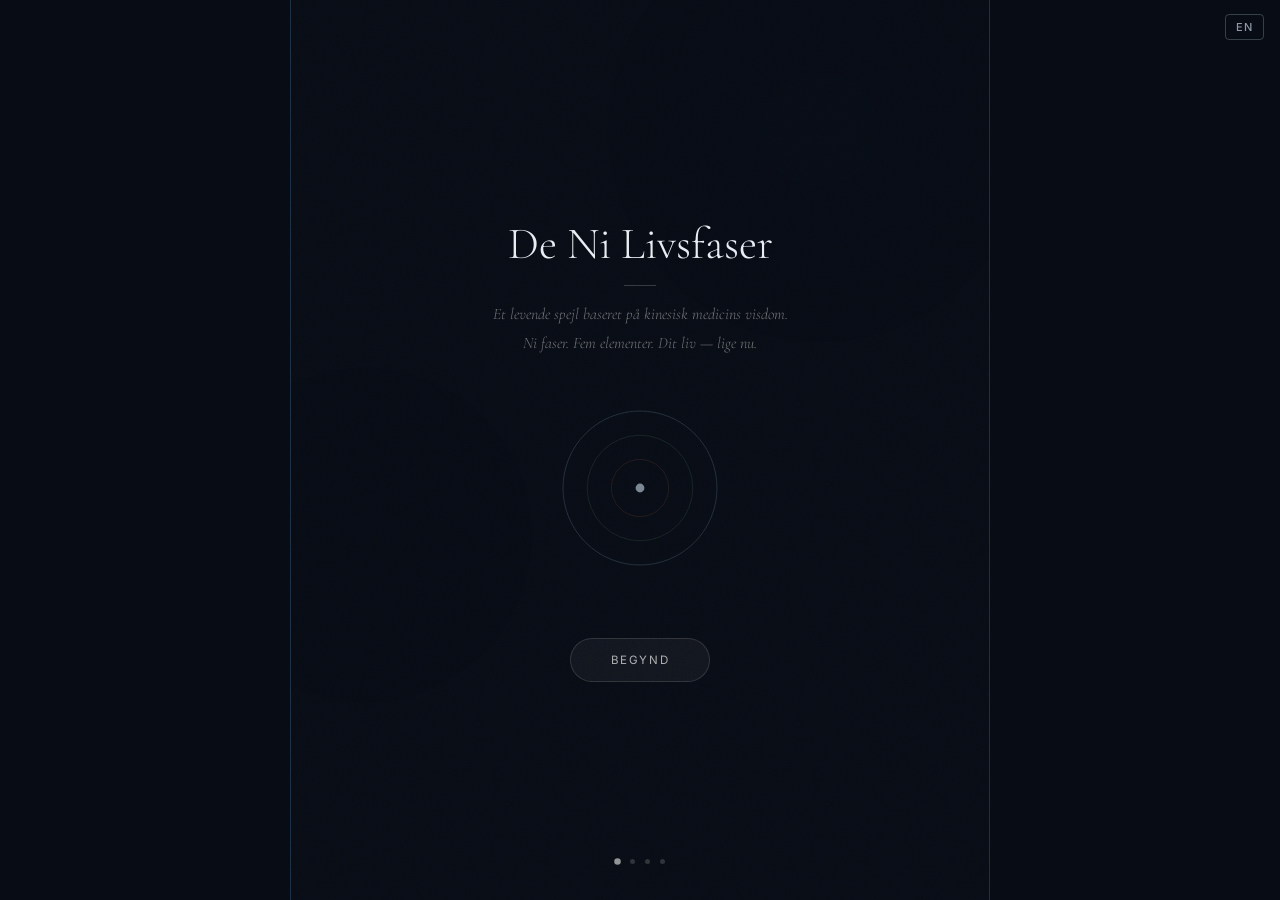
<file: index.html>
<!DOCTYPE html>
<html lang="da">
<head>
  <meta charset="UTF-8">
  <meta name="viewport" content="width=device-width, initial-scale=1.0, viewport-fit=cover">
  <title>De 9 Livsfaser</title>
  <link rel="preconnect" href="https://fonts.googleapis.com">
  <link rel="preconnect" href="https://fonts.gstatic.com" crossorigin>
  <link href="https://fonts.googleapis.com/css2?family=Cormorant+Garamond:ital,wght@0,300;0,400;0,500;0,600;1,300;1,400;1,500&family=Inter:wght@300;400;500&display=swap" rel="stylesheet">
  <link rel="stylesheet" href="style.css">
  <link rel="stylesheet" href="light.css">
  <script src="theme.js"></script>
  <script>if(!localStorage.getItem('dnl_onboarded'))window.location.replace('onboarding.html');</script>
</head>
<body>

  <!-- Film grain -->
  <svg class="grain" aria-hidden="true">
    <filter id="grn"><feTurbulence type="fractalNoise" baseFrequency="0.80" numOctaves="4" stitchTiles="stitch"/></filter>
    <rect width="200%" height="200%" filter="url(#grn)"/>
  </svg>

  <!-- Ambient orbs -->
  <div class="ambient" aria-hidden="true">
    <div class="orb orb--1"></div>
    <div class="orb orb--2"></div>
    <div class="orb orb--3"></div>
  </div>

  <!-- Top nav -->
  <nav class="topnav">
    <button class="topnav__btn" aria-label="Menu" data-i18n-aria="aria_menu">
      <svg viewBox="0 0 24 24" fill="none" stroke="currentColor" stroke-width="1.4" stroke-linecap="round"><line x1="4" y1="7" x2="20" y2="7"/><line x1="4" y1="12" x2="16" y2="12"/><line x1="4" y1="17" x2="20" y2="17"/></svg>
    </button>
    <span class="topnav__brand" data-i18n="brand">De Ni Livsfaser</span>
    <button class="theme-toggle" aria-label="Skift tema"></button>
    <button class="topnav__btn lang-switch" aria-label="Switch to English">EN</button>
  </nav>

  <!-- ═══════════════════════════════════════
       MIRROR — your living portrait, right now
       ═══════════════════════════════════════ -->
  <section class="mirror">

    <!-- Breathing halo -->
    <div class="mirror__halo" aria-hidden="true">
      <div class="halo halo--1"></div>
      <div class="halo halo--2"></div>
    </div>

    <!-- The living portrait -->
    <div class="mirror__content">
      <p class="mirror__greeting anim-fade" style="--d:.3s" id="greeting" data-i18n="greet_afternoon">God eftermiddag</p>

      <!-- Element character -->
      <div class="mirror__element anim-fade" style="--d:.6s">
        <span class="element-char" id="elementChar">金</span>
      </div>

      <p class="mirror__element-name anim-fade" style="--d:.9s">
        <span id="elementName">Metal</span> <span class="mirror__dot">·</span> <span id="elementQuality">Klarhed & Skelnen</span>
      </p>

      <div class="mirror__rule anim-fade" style="--d:1.1s"></div>

      <p class="mirror__climate anim-fade" style="--d:1.3s" id="climateText" data-i18n="mirror_climate">
        Forår møder metal i dig lige nu — en sjælden spænding mellem det nye og det essentielle.
      </p>

      <a href="dit-dybe-billede.html" class="mirror__deeper anim-fade" style="--d:1.6s">
        <span data-i18n="mirror_deeper">Dyk dybere</span>
        <svg width="14" height="14" viewBox="0 0 24 24" fill="none" stroke="currentColor" stroke-width="1.5"><path d="M6 9l6 6 6-6"/></svg>
      </a>
    </div>

    <!-- Breathing element circle — below content -->
    <div class="mirror__circle" aria-hidden="true">
      <svg viewBox="0 0 200 200" fill="none" class="svg-mirror">
        <circle cx="100" cy="100" r="80" stroke="rgba(122,154,181,0.70)" stroke-width="1.2" class="mirror-ring mirror-ring--1"/>
        <circle cx="100" cy="100" r="55" stroke="rgba(122,154,181,0.60)" stroke-width="1.2" class="mirror-ring mirror-ring--2"/>
        <circle cx="100" cy="100" r="30" stroke="rgba(122,154,181,0.75)" stroke-width="1.2" class="mirror-ring mirror-ring--3"/>
        <circle cx="100" cy="100" r="4" fill="rgba(196,213,226,0.85)" class="mirror-ring mirror-ring--4"/>
      </svg>
    </div>
  </section>

  <!-- ═══════════════════════════════════════
       CYCLES — the five rhythms right now
       ═══════════════════════════════════════ -->
  <section class="cycles-now">
    <div class="container">

      <div class="cycle-row reveal">
        <div class="cycle-row__dot" style="background:rgba(122,154,181,0.6)"></div>
        <div class="cycle-row__label" data-i18n="cycle_phase_label">Livsfase</div>
        <div class="cycle-row__value" id="cyclePhase" data-i18n="cycle_phase_value">Fase 7 · Høsten</div>
        <div class="cycle-row__detail" data-i18n="cycle_phase_detail">42 – 49 år</div>
      </div>

      <div class="cycle-row reveal">
        <div class="cycle-row__dot" style="background:rgba(90,138,106,0.6)"></div>
        <div class="cycle-row__label" data-i18n="cycle_season_label">Årstid</div>
        <div class="cycle-row__value" id="cycleSeason">Forår · Træ</div>
        <div class="cycle-row__detail" data-i18n="cycle_season_detail">Marts</div>
      </div>

      <div class="cycle-row reveal">
        <div class="cycle-row__dot" style="background:rgba(80,112,160,0.6)"></div>
        <div class="cycle-row__label" data-i18n="cycle_organ_label">Organur</div>
        <div class="cycle-row__value" id="cycleOrgan">Nyrer · Vand</div>
        <div class="cycle-row__detail" id="cycleOrganTime">kl. 17–19</div>
      </div>

      <div class="cycle-row reveal">
        <div class="cycle-row__dot" style="background:rgba(160,96,80,0.6)"></div>
        <div class="cycle-row__label" data-i18n="cycle_day_label">Ugedag</div>
        <div class="cycle-row__value" id="cycleDay">Fredag · Jord</div>
        <div class="cycle-row__detail" data-i18n="cycle_sensommer">Sensommer-energi</div>
      </div>

    </div>
  </section>

  <!-- ═══════════════════════════════════════
       DEEPER — expand your portrait
       ═══════════════════════════════════════ -->
  <section class="portrait-deep reveal" id="deeper">
    <div class="container">
      <a href="dit-dybe-billede.html" class="deep-bar">
        <div class="deep-bar__left">
          <p class="deep-bar__label" data-i18n="deep_climate_label">Dit indre klima</p>
          <p class="deep-bar__value" id="deepClimate">Kreativ spænding</p>
        </div>
        <p class="deep-bar__hint" data-i18n="deep_climate_hint">Hvad det betyder for dig</p>
        <svg class="deep-bar__arrow" viewBox="0 0 24 24" fill="none" stroke="currentColor" stroke-width="1.5"><path d="M9 6l6 6-6 6"/></svg>
      </a>
      <a href="dit-dybe-billede.html" class="deep-bar">
        <div class="deep-bar__left">
          <p class="deep-bar__label" data-i18n="deep_phase_label">Din livsfase</p>
          <p class="deep-bar__value" id="deepPhase" data-i18n="deep_phase_value">Fase 7 · Høsten · Metal</p>
        </div>
        <p class="deep-bar__hint" data-i18n="deep_phase_hint">Læs hele fasen</p>
        <svg class="deep-bar__arrow" viewBox="0 0 24 24" fill="none" stroke="currentColor" stroke-width="1.5"><path d="M9 6l6 6-6 6"/></svg>
      </a>
      <a href="dit-dybe-billede.html" class="deep-bar">
        <div class="deep-bar__left">
          <p class="deep-bar__label" data-i18n="deep_organ_label">Organur lige nu</p>
          <p class="deep-bar__value" id="deepOrgan">Blære · Vand · kl. 15–17</p>
        </div>
        <p class="deep-bar__hint" data-i18n="deep_organ_hint">Råd og øvelser</p>
        <svg class="deep-bar__arrow" viewBox="0 0 24 24" fill="none" stroke="currentColor" stroke-width="1.5"><path d="M9 6l6 6-6 6"/></svg>
      </a>
      <a href="dit-dybe-billede.html" class="deep-bar">
        <div class="deep-bar__left">
          <p class="deep-bar__label" data-i18n="deep_season_label">Årstid × Element</p>
          <p class="deep-bar__value" id="deepSeason">Forår møder Metal</p>
        </div>
        <p class="deep-bar__hint" data-i18n="deep_season_hint">Hvad det vækker</p>
        <svg class="deep-bar__arrow" viewBox="0 0 24 24" fill="none" stroke="currentColor" stroke-width="1.5"><path d="M9 6l6 6-6 6"/></svg>
      </a>
    </div>
  </section>

  <!-- ═══════════════════════════════════════
       DAILY READING — one poetic insight
       ═══════════════════════════════════════ -->
  <section class="reading reveal">
    <div class="container">
      <div class="reading__card">
        <p class="reading__label" data-i18n="reading_label">Dagens Læsning</p>
        <p class="reading__text" id="dailyReading" data-i18n="reading_text">Metallets gave til dig i dag er evnen til at slippe det, der ikke længere tjener dig. Mærk efter — hvad kan du lægge fra dig?</p>
        <div class="reading__illo" aria-hidden="true">
          <svg viewBox="0 0 120 40" fill="none" class="svg-reading">
            <path d="M5,20 Q20,8 35,20 Q50,32 65,20 Q80,8 95,20 Q105,27 115,20" stroke="rgba(122,154,181,0.50)" stroke-width="1" fill="none"/>
            <circle cx="60" cy="20" r="2.5" fill="rgba(196,213,226,0.60)"/>
          </svg>
        </div>
      </div>
    </div>
  </section>

  <!-- ═══════════════════════════════════════
       DIVIDER — poles
       ═══════════════════════════════════════ -->
  <div class="divider reveal" aria-hidden="true">
    <svg viewBox="0 0 300 100" fill="none" class="illo-poles">
      <line x1="70" y1="85" x2="70" y2="20" stroke="rgba(80,112,160,0.65)" stroke-width="2.5" stroke-linecap="round"/>
      <line x1="100" y1="85" x2="100" y2="8" stroke="rgba(122,154,181,0.70)" stroke-width="2" stroke-linecap="round"/>
      <line x1="130" y1="85" x2="130" y2="28" stroke="rgba(90,138,106,0.60)" stroke-width="2.2" stroke-linecap="round"/>
      <line x1="160" y1="85" x2="160" y2="4" stroke="rgba(122,154,181,0.65)" stroke-width="1.8" stroke-linecap="round"/>
      <line x1="190" y1="85" x2="190" y2="18" stroke="rgba(160,96,80,0.55)" stroke-width="2.5" stroke-linecap="round"/>
      <line x1="220" y1="85" x2="220" y2="32" stroke="rgba(80,112,160,0.50)" stroke-width="2" stroke-linecap="round"/>
      <line x1="40" y1="72" x2="250" y2="72" stroke="rgba(122,154,181,0.25)" stroke-width="1" stroke-dasharray="4 6"/>
      <line x1="70" y1="72" x2="70" y2="92" stroke="rgba(80,112,160,0.20)" stroke-width="2.5" stroke-linecap="round"/>
      <line x1="100" y1="72" x2="100" y2="95" stroke="rgba(122,154,181,0.25)" stroke-width="2" stroke-linecap="round"/>
      <line x1="130" y1="72" x2="130" y2="90" stroke="rgba(90,138,106,0.18)" stroke-width="2.2" stroke-linecap="round"/>
      <line x1="160" y1="72" x2="160" y2="98" stroke="rgba(122,154,181,0.20)" stroke-width="1.8" stroke-linecap="round"/>
      <line x1="190" y1="72" x2="190" y2="92" stroke="rgba(160,96,80,0.15)" stroke-width="2.5" stroke-linecap="round"/>
    </svg>
  </div>

  <!-- ═══════════════════════════════════════
       EXPLORE — go deeper
       ═══════════════════════════════════════ -->
  <section class="explore reveal">
    <div class="container">
      <p class="explore__label" data-i18n="explore_label">Udforsk</p>

      <a href="tidsrejse.html" class="bar">
        <div class="bar__illo">
          <svg viewBox="0 0 48 32" fill="none" class="svg-wave">
            <path d="M4,16 Q10,6 16,16 Q22,26 28,16 Q34,6 40,16 Q43,20 46,16" stroke="rgba(160,96,80,0.55)" stroke-width="1.2" fill="none"/>
            <path d="M4,16 Q16,10 28,16 Q40,22 46,16" stroke="rgba(80,112,160,0.55)" stroke-width="1.2" fill="none"/>
            <circle cx="24" cy="16" r="2" fill="rgba(196,213,226,0.50)"/>
          </svg>
        </div>
        <div class="bar__body">
          <h3 class="bar__title" data-i18n="bar_tidsrejse">Tidsrejse</h3>
          <p class="bar__sub" data-i18n="bar_tidsrejse_sub">Rejse til enhver dato i dit liv</p>
        </div>
        <svg class="bar__arrow" viewBox="0 0 24 24" fill="none" stroke="currentColor" stroke-width="1.5"><path d="M9 6l6 6-6 6"/></svg>
      </a>

      <a href="relationer.html" class="bar">
        <div class="bar__illo">
          <svg viewBox="0 0 48 36" fill="none" class="svg-relation">
            <circle cx="18" cy="18" r="12" stroke="rgba(122,154,181,0.40)" stroke-width="1"/>
            <circle cx="30" cy="18" r="12" stroke="rgba(122,154,181,0.40)" stroke-width="1"/>
            <ellipse cx="24" cy="18" rx="4.5" ry="9.5" fill="rgba(61,106,138,0.15)" stroke="rgba(122,154,181,0.50)" stroke-width="0.8"/>
            <circle cx="18" cy="18" r="1.8" fill="rgba(196,213,226,0.60)"/>
            <circle cx="30" cy="18" r="1.8" fill="rgba(196,213,226,0.60)"/>
          </svg>
        </div>
        <div class="bar__body">
          <h3 class="bar__title" data-i18n="bar_relationer">Relationer</h3>
          <p class="bar__sub" data-i18n="bar_relationer_sub">Det usynlige rum mellem jer</p>
        </div>
        <svg class="bar__arrow" viewBox="0 0 24 24" fill="none" stroke="currentColor" stroke-width="1.5"><path d="M9 6l6 6-6 6"/></svg>
      </a>

      <a href="mere.html" class="bar">
        <div class="bar__illo">
          <svg viewBox="0 0 48 48" fill="none" class="svg-phases">
            <circle cx="6" cy="34" r="2.2" fill="rgba(90,138,106,0.80)"/>
            <circle cx="11" cy="26" r="2.2" fill="rgba(90,138,106,0.70)"/>
            <circle cx="17" cy="20" r="2.2" fill="rgba(160,96,80,0.80)"/>
            <circle cx="23" cy="16" r="2.2" fill="rgba(122,154,181,0.80)"/>
            <circle cx="29" cy="15" r="2.2" fill="rgba(122,154,181,0.70)"/>
            <circle cx="35" cy="17" r="2.2" fill="rgba(80,112,160,0.80)"/>
            <circle cx="40" cy="22" r="2.2" fill="rgba(80,112,160,0.70)"/>
            <circle cx="43" cy="28" r="2.2" fill="rgba(122,154,181,0.80)"/>
            <circle cx="44" cy="36" r="2.5" fill="rgba(90,138,106,0.90)"/>
            <path d="M6,34 Q12,18 24,15 Q36,12 44,36" fill="none" stroke="rgba(122,154,181,0.30)" stroke-width="0.8"/>
          </svg>
        </div>
        <div class="bar__body">
          <h3 class="bar__title" data-i18n="bar_phases">De Ni Faser</h3>
          <p class="bar__sub" data-i18n="bar_phases_sub">Fra spiring til det Andet Forår</p>
        </div>
        <svg class="bar__arrow" viewBox="0 0 24 24" fill="none" stroke="currentColor" stroke-width="1.5"><path d="M9 6l6 6-6 6"/></svg>
      </a>

      <a href="vinduer.html" class="bar">
        <div class="bar__illo">
          <svg viewBox="0 0 48 48" fill="none" class="svg-window">
            <circle cx="24" cy="24" r="16" stroke="rgba(122,154,181,0.35)" stroke-width="0.8" stroke-dasharray="3 5"/>
            <circle cx="24" cy="24" r="8" stroke="rgba(122,154,181,0.50)" stroke-width="0.8"/>
            <circle cx="24" cy="24" r="2.2" fill="rgba(196,213,226,0.60)"/>
            <line x1="24" y1="8" x2="24" y2="16" stroke="rgba(122,154,181,0.25)" stroke-width="0.8"/>
            <line x1="24" y1="32" x2="24" y2="40" stroke="rgba(122,154,181,0.25)" stroke-width="0.8"/>
            <line x1="8" y1="24" x2="16" y2="24" stroke="rgba(122,154,181,0.25)" stroke-width="0.8"/>
            <line x1="32" y1="24" x2="40" y2="24" stroke="rgba(122,154,181,0.25)" stroke-width="0.8"/>
          </svg>
        </div>
        <div class="bar__body">
          <h3 class="bar__title" data-i18n="bar_vinduer">Vinduer</h3>
          <p class="bar__sub" data-i18n="bar_vinduer_sub">Sjældne øjeblikke af resonans</p>
        </div>
        <svg class="bar__arrow" viewBox="0 0 24 24" fill="none" stroke="currentColor" stroke-width="1.5"><path d="M9 6l6 6-6 6"/></svg>
      </a>

    </div>
  </section>

  <!-- Footer -->
  <footer class="footer reveal">
    <div class="container">
      <div class="footer__rule"></div>
      <p class="footer__brand" data-i18n="footer_brand">De Ni Livsfaser</p>
      <p class="footer__sub" data-i18n="footer_sub">Baseret på kinesisk medicins visdom</p>
    </div>
  </footer>

  <!-- Bottom tab bar -->
  <nav class="tabbar">
    <a href="index.html" class="tab active">
      <svg viewBox="0 0 24 24" fill="none" stroke="currentColor" stroke-width="1.4"><circle cx="12" cy="12" r="8"/><circle cx="12" cy="12" r="3"/></svg>
      <span data-i18n="tab_now">Lige Nu</span>
    </a>
    <a href="tidsrejse.html" class="tab">
      <svg viewBox="0 0 24 24" fill="none" stroke="currentColor" stroke-width="1.4"><path d="M4,12 Q8,4 12,12 Q16,20 20,12"/><circle cx="12" cy="12" r="1.5"/></svg>
      <span data-i18n="tab_time">Tidsrejse</span>
    </a>
    <a href="relationer.html" class="tab">
      <svg viewBox="0 0 24 24" fill="none" stroke="currentColor" stroke-width="1.4"><circle cx="9" cy="12" r="5"/><circle cx="15" cy="12" r="5"/></svg>
      <span data-i18n="tab_rel">Relationer</span>
    </a>
    <a href="vinduer.html" class="tab">
      <svg viewBox="0 0 24 24" fill="none" stroke="currentColor" stroke-width="1.4"><circle cx="12" cy="12" r="8" stroke-dasharray="2 3"/><circle cx="12" cy="12" r="3"/></svg>
      <span data-i18n="tab_win">Vinduer</span>
    </a>
    <a href="mere.html" class="tab">
      <svg viewBox="0 0 24 24" fill="none" stroke="currentColor" stroke-width="1.4"><circle cx="12" cy="5" r="1.5"/><circle cx="12" cy="12" r="1.5"/><circle cx="12" cy="19" r="1.5"/></svg>
      <span data-i18n="tab_more">Mere</span>
    </a>
  </nav>

  <script src="menu.js"></script>
  <script src="translations.js"></script>
  <script src="i18n.js"></script>
  <script src="app.js"></script>
</body>
</html>
</file>
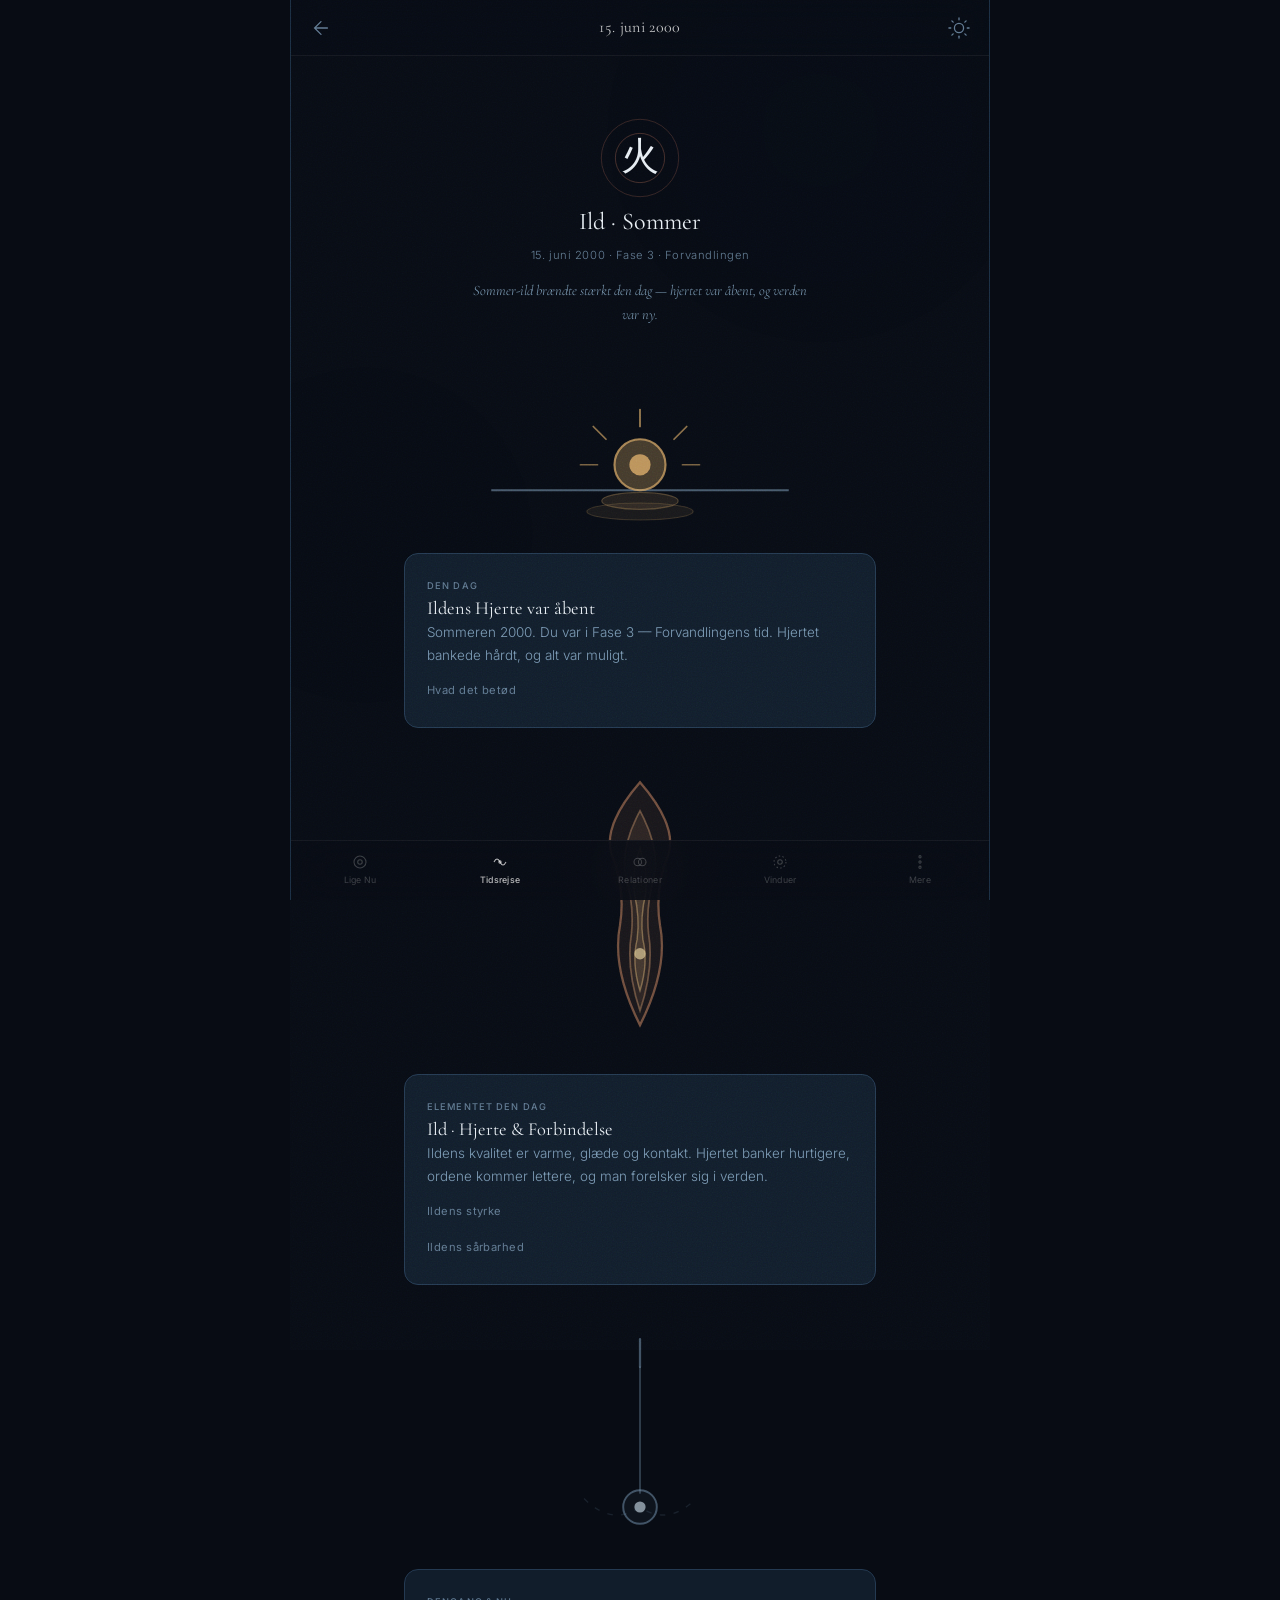
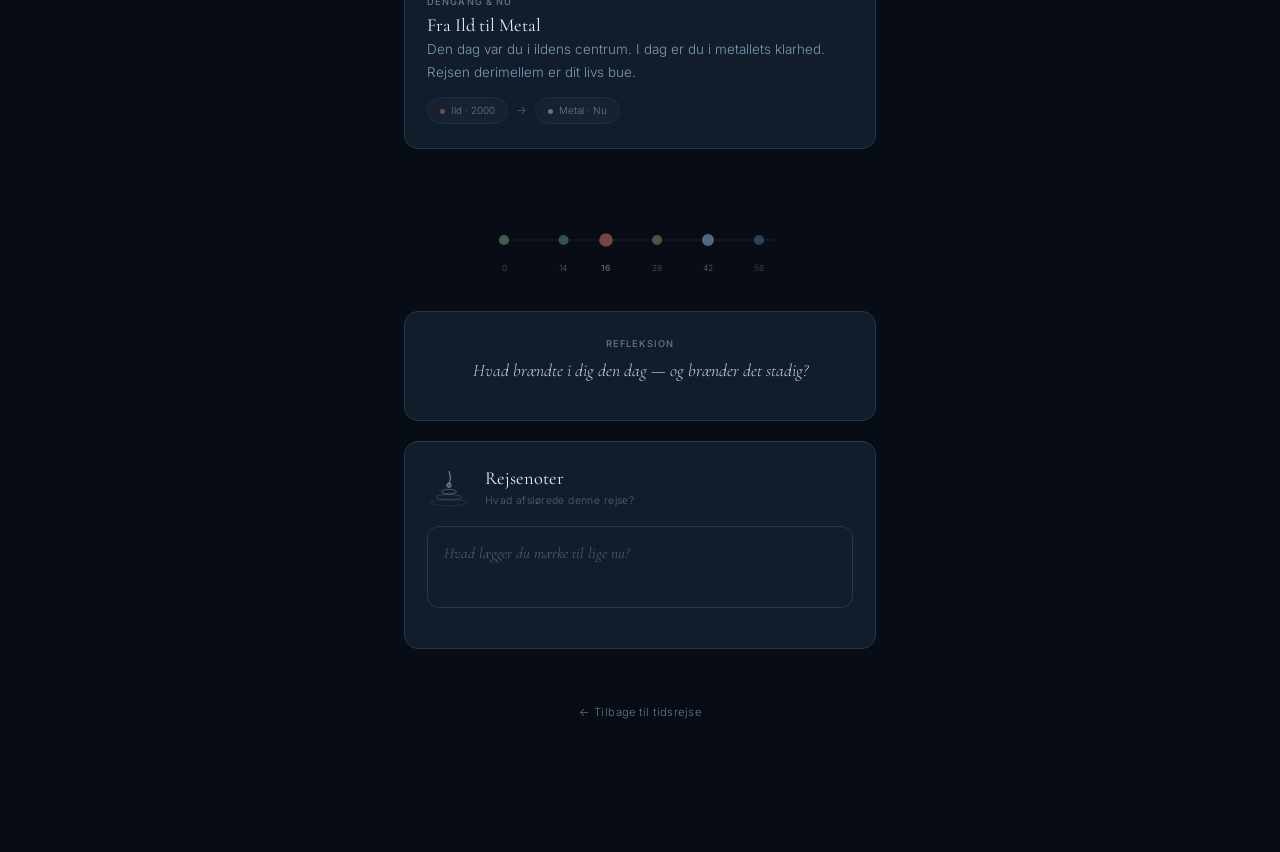
<file: din-tidsrejse.html>
<!DOCTYPE html>
<html lang="da">
<head>
  <meta charset="UTF-8">
  <meta name="viewport" content="width=device-width, initial-scale=1.0, viewport-fit=cover">
  <title>Din Tidsrejse — De 9 Livsfaser</title>
  <link rel="preconnect" href="https://fonts.googleapis.com">
  <link rel="preconnect" href="https://fonts.gstatic.com" crossorigin>
  <link href="https://fonts.googleapis.com/css2?family=Cormorant+Garamond:ital,wght@0,300;0,400;0,500;0,600;1,300;1,400;1,500&family=Inter:wght@300;400;500&display=swap" rel="stylesheet">
  <link rel="stylesheet" href="style.css">
  <link rel="stylesheet" href="deep.css">
  <link rel="stylesheet" href="tidsrejse.css">
  <link rel="stylesheet" href="light.css">
  <script src="theme.js"></script>
</head>
<body class="body--tj">

  <svg class="grain" aria-hidden="true">
    <filter id="grn"><feTurbulence type="fractalNoise" baseFrequency="0.80" numOctaves="4" stitchTiles="stitch"/></filter>
    <rect width="200%" height="200%" filter="url(#grn)"/>
  </svg>

  <div class="ambient" aria-hidden="true">
    <div class="orb orb--1"></div>
    <div class="orb orb--2"></div>
  </div>

  <nav class="topnav topnav--inner scrolled">
    <a href="tidsrejse.html" class="topnav__btn" aria-label="Tilbage" data-i18n-aria="aria_back">
      <svg viewBox="0 0 24 24" fill="none" stroke="currentColor" stroke-width="1.4" stroke-linecap="round"><path d="M19 12H5M12 19l-7-7 7-7"/></svg>
    </a>
    <span class="topnav__brand" data-i18n="dtj_brand">15. juni 2000</span>
    <button class="theme-toggle" aria-label="Skift tema"></button>
  </nav>

  <main class="deep">
    <div class="container">

      <!-- ══ Hero ══ -->
      <header class="dp-hero reveal">
        <div class="dp-hero__symbol dp-hero__symbol--below">
          <svg viewBox="0 0 100 100" fill="none" class="dp-hero__halo">
            <circle cx="50" cy="50" r="44" stroke="rgba(160,96,80,0.40)" stroke-width="0.8"/>
            <circle cx="50" cy="50" r="28" stroke="rgba(160,96,80,0.55)" stroke-width="0.8"/>
          </svg>
          <span class="dp-hero__char">火</span>
        </div>
        <h1 class="dp-hero__title" data-i18n="dtj_hero_title">Ild · Sommer</h1>
        <p class="dp-hero__meta" data-i18n="dtj_hero_meta">15. juni 2000 · Fase 3 · Forvandlingen</p>
        <p class="dp-hero__climate"><em data-i18n="dtj_hero_climate">Sommer-ild brændte stærkt den dag — hjertet var åbent, og verden var ny.</em></p>
      </header>

      <!-- Sun rising from water — dawn of that day -->
      <div class="illo-pause reveal" aria-hidden="true">
        <svg viewBox="0 0 160 70" fill="none" class="illo-dawn">
          <line x1="10" y1="50" x2="150" y2="50" stroke="rgba(122,154,181,0.55)" stroke-width="1"/>
          <!-- Sun -->
          <circle cx="80" cy="38" r="12" fill="rgba(210,165,100,0.30)" stroke="rgba(210,165,100,0.75)" stroke-width="1"/>
          <circle cx="80" cy="38" r="5" fill="rgba(210,165,100,0.85)"/>
          <!-- Rays -->
          <line x1="80" y1="20" x2="80" y2="12" stroke="rgba(210,165,100,0.75)" stroke-width="0.8" stroke-linecap="round"/>
          <line x1="64" y1="26" x2="58" y2="20" stroke="rgba(210,165,100,0.65)" stroke-width="0.8" stroke-linecap="round"/>
          <line x1="96" y1="26" x2="102" y2="20" stroke="rgba(210,165,100,0.65)" stroke-width="0.8" stroke-linecap="round"/>
          <line x1="60" y1="38" x2="52" y2="38" stroke="rgba(210,165,100,0.55)" stroke-width="0.8" stroke-linecap="round"/>
          <line x1="100" y1="38" x2="108" y2="38" stroke="rgba(210,165,100,0.55)" stroke-width="0.8" stroke-linecap="round"/>
          <!-- Water reflection -->
          <ellipse cx="80" cy="55" rx="18" ry="4" fill="rgba(210,165,100,0.12)" stroke="rgba(210,165,100,0.30)" stroke-width="0.5"/>
          <ellipse cx="80" cy="60" rx="25" ry="4" fill="rgba(210,165,100,0.08)" stroke="rgba(210,165,100,0.20)" stroke-width="0.5"/>
        </svg>
      </div>

      <!-- ══ Den dag — hvad var i spil ══ -->
      <section class="dp-section reveal">
        <p class="dp-label" data-i18n="dtj_day_label">Den dag</p>
        <h2 class="dp-heading" data-i18n="dtj_day_heading">Ildens Hjerte var åbent</h2>
        <p class="dp-text" data-i18n="dtj_day_text">Sommeren 2000. Du var i Fase 3 — Forvandlingens tid. Hjertet bankede hårdt, og alt var muligt.</p>
        <div class="dp-expand" data-expand="dendag">
          <button class="dp-expand__btn" data-i18n="dtj_day_expand">Hvad det betød</button>
          <div class="dp-expand__body">
            <p class="dp-text" data-i18n="dtj_day_expand_text">Ild-elementet i sommer-årstiden skaber dobbelt ild — en sjælden intensitet. Hjertet og tyndtarmen var de dominerende organer. Alt du følte den dag var forstærket, fordi årstiden og dit element var i fuld resonans.</p>
          </div>
        </div>
      </section>

      <!-- Flame — the fire element alive -->
      <div class="illo-pause reveal" aria-hidden="true">
        <svg viewBox="0 0 70 100" fill="none" class="illo-flame">
          <path d="M35,90 Q25,70 28,55 Q30,42 25,30 Q22,20 35,5 Q48,20 45,30 Q40,42 42,55 Q45,70 35,90Z"
                fill="rgba(210,140,100,0.08)" stroke="rgba(210,140,100,0.50)" stroke-width="0.8"/>
          <path d="M35,85 Q30,70 32,58 Q33,48 30,38 Q28,28 35,15 Q42,28 40,38 Q37,48 38,58 Q40,70 35,85Z"
                fill="rgba(210,155,110,0.10)" stroke="rgba(210,155,110,0.40)" stroke-width="0.6"/>
          <path d="M35,78 Q32,68 34,60 Q35,52 33,44 Q32,36 35,28 Q38,36 37,44 Q35,52 36,60 Q38,68 35,78Z"
                fill="rgba(220,180,120,0.12)" stroke="rgba(220,180,120,0.45)" stroke-width="0.5"/>
          <circle cx="35" cy="65" r="2" fill="rgba(220,200,150,0.70)"/>
        </svg>
      </div>

      <!-- ══ Element-profil ══ -->
      <section class="dp-section reveal">
        <p class="dp-label" data-i18n="dtj_element_label">Elementet den dag</p>
        <h2 class="dp-heading" data-i18n="dtj_element_heading">Ild · Hjerte & Forbindelse</h2>
        <p class="dp-text" data-i18n="dtj_element_text">Ildens kvalitet er varme, glæde og kontakt. Hjertet banker hurtigere, ordene kommer lettere, og man forelsker sig i verden.</p>
        <div class="dp-expand" data-expand="ild1">
          <button class="dp-expand__btn" data-i18n="dtj_element_strength">Ildens styrke</button>
          <div class="dp-expand__body">
            <p class="dp-text" data-i18n="dtj_element_strength_text">Ild-mennesket er magnetisk. Humor, spontanitet, evnen til at lyse et rum op. Sommeren forstærkede det hele — du var på toppen af din naturlige kraft.</p>
          </div>
        </div>
        <div class="dp-expand" data-expand="ild2">
          <button class="dp-expand__btn" data-i18n="dtj_element_vuln">Ildens sårbarhed</button>
          <div class="dp-expand__body">
            <p class="dp-text" data-i18n="dtj_element_vuln_text">For meget ild brænder. Uro, søvnbesvær, hjerteanker, oversvømmende følelser. Grænsen mellem passion og panik er tynd i dobbelt ild.</p>
          </div>
        </div>
      </section>

      <!-- Pendulum — time swinging between then and now -->
      <div class="illo-pause reveal" aria-hidden="true">
        <svg viewBox="0 0 100 80" fill="none" class="illo-pendulum">
          <line x1="50" y1="5" x2="50" y2="15" stroke="rgba(122,154,181,0.50)" stroke-width="0.8" stroke-linecap="round"/>
          <line x1="50" y1="15" x2="50" y2="60" stroke="rgba(122,154,181,0.40)" stroke-width="0.6" stroke-linecap="round"/>
          <circle cx="50" cy="65" r="6" stroke="rgba(122,154,181,0.50)" stroke-width="0.7" fill="rgba(122,154,181,0.06)"/>
          <circle cx="50" cy="65" r="2" fill="rgba(196,213,226,0.65)"/>
          <!-- Swing arc -->
          <path d="M30,62 Q40,72 50,65 Q60,72 70,62" stroke="rgba(122,154,181,0.15)" stroke-width="0.5" fill="none" stroke-dasharray="2 3"/>
        </svg>
      </div>

      <!-- ══ Dengang vs. nu ══ -->
      <section class="dp-section reveal">
        <p class="dp-label" data-i18n="dtj_then_label">Dengang & Nu</p>
        <h2 class="dp-heading" data-i18n="dtj_then_heading">Fra Ild til Metal</h2>
        <p class="dp-text" data-i18n="dtj_then_text">Den dag var du i ildens centrum. I dag er du i metallets klarhed. Rejsen derimellem er dit livs bue.</p>
        <div class="dp-tags">
          <span class="dp-tag" style="--dot:rgba(160,96,80,0.7)" data-i18n="dtj_tag_then">Ild · 2000</span>
          <span class="dp-tag-arrow">→</span>
          <span class="dp-tag" style="--dot:rgba(122,154,181,0.7)" data-i18n="dtj_tag_now">Metal · Nu</span>
        </div>
      </section>

      <!-- Constellation of time — dots connected -->
      <div class="illo-pause reveal" aria-hidden="true">
        <svg viewBox="0 0 200 60" fill="none" class="illo-timepoints">
          <line x1="20" y1="30" x2="180" y2="30" stroke="rgba(122,154,181,0.18)" stroke-width="0.5"/>
          <circle cx="20" cy="30" r="3" fill="rgba(90,138,106,0.65)"/>
          <circle cx="55" cy="30" r="3" fill="rgba(90,138,106,0.55)"/>
          <circle cx="80" cy="30" r="4" fill="rgba(160,96,80,0.70)"/>
          <circle cx="110" cy="30" r="3" fill="rgba(138,122,96,0.60)"/>
          <circle cx="140" cy="30" r="3.5" fill="rgba(122,154,181,0.65)"/>
          <circle cx="170" cy="30" r="3" fill="rgba(80,112,160,0.50)"/>
          <!-- Labels -->
          <text x="20" y="48" fill="rgba(255,255,255,0.30)" font-size="5" font-family="Inter,sans-serif" text-anchor="middle">0</text>
          <text x="55" y="48" fill="rgba(255,255,255,0.30)" font-size="5" font-family="Inter,sans-serif" text-anchor="middle">14</text>
          <text x="80" y="48" fill="rgba(255,255,255,0.40)" font-size="5" font-family="Inter,sans-serif" text-anchor="middle" font-weight="500">16</text>
          <text x="110" y="48" fill="rgba(255,255,255,0.30)" font-size="5" font-family="Inter,sans-serif" text-anchor="middle">28</text>
          <text x="140" y="48" fill="rgba(255,255,255,0.35)" font-size="5" font-family="Inter,sans-serif" text-anchor="middle">42</text>
          <text x="170" y="48" fill="rgba(255,255,255,0.25)" font-size="5" font-family="Inter,sans-serif" text-anchor="middle">56</text>
        </svg>
      </div>

      <!-- ══ Refleksion ══ -->
      <section class="dp-section dp-section--center reveal">
        <p class="dp-label" data-i18n="dtj_reflection_label">Refleksion</p>
        <p class="dp-reflection"><em data-i18n="dtj_reflection">Hvad brændte i dig den dag — og brænder det stadig?</em></p>
      </section>

      <section class="dp-section reveal">
        <div class="journal-header">
          <div class="journal-header__illo">
            <svg viewBox="0 0 48 48" fill="none">
              <path d="M24,6 Q27,14 24,19" stroke="rgba(196,213,226,0.85)" stroke-width="1.2" stroke-linecap="round" fill="none"/>
              <circle cx="24" cy="21" r="2.5" fill="rgba(196,213,226,0.45)" stroke="rgba(196,213,226,0.75)" stroke-width="0.9"/>
              <ellipse cx="24" cy="28" rx="8" ry="2.5" stroke="rgba(196,213,226,0.60)" stroke-width="0.8" fill="none"/>
              <ellipse cx="24" cy="34" rx="14" ry="3" stroke="rgba(196,213,226,0.40)" stroke-width="0.7" fill="none"/>
              <ellipse cx="24" cy="40" rx="20" ry="3.5" stroke="rgba(196,213,226,0.25)" stroke-width="0.6" fill="none"/>
            </svg>
          </div>
          <div class="journal-header__text">
            <h3 class="journal-header__title" data-i18n="journal_time_title">Rejsenoter</h3>
            <p class="journal-header__sub" data-i18n="journal_time_sub">Hvad afslørede denne rejse?</p>
          </div>
        </div>
        <div class="journal" data-journal-theme="time">
          <textarea class="journal__area" data-i18n-placeholder="journal_placeholder" placeholder="Hvad lægger du mærke til lige nu?"></textarea>
          <div class="journal__actions">
            <span class="journal__saved" data-i18n="journal_saved">Gemt</span>
            <button class="journal__save" data-i18n="journal_save" disabled>Gem</button>
          </div>
        </div>
      </section>

      <div class="dp-back reveal">
        <a href="tidsrejse.html" data-i18n="dtj_back">← Tilbage til tidsrejse</a>
      </div>

    </div>
  </main>

  <nav class="tabbar">
    <a href="index.html" class="tab"><svg viewBox="0 0 24 24" fill="none" stroke="currentColor" stroke-width="1.4"><circle cx="12" cy="12" r="8"/><circle cx="12" cy="12" r="3"/></svg><span data-i18n="tab_now">Lige Nu</span></a>
    <a href="tidsrejse.html" class="tab active"><svg viewBox="0 0 24 24" fill="none" stroke="currentColor" stroke-width="1.4"><path d="M4,12 Q8,4 12,12 Q16,20 20,12"/><circle cx="12" cy="12" r="1.5"/></svg><span data-i18n="tab_time">Tidsrejse</span></a>
    <a href="relationer.html" class="tab"><svg viewBox="0 0 24 24" fill="none" stroke="currentColor" stroke-width="1.4"><circle cx="9" cy="12" r="5"/><circle cx="15" cy="12" r="5"/></svg><span data-i18n="tab_rel">Relationer</span></a>
    <a href="vinduer.html" class="tab"><svg viewBox="0 0 24 24" fill="none" stroke="currentColor" stroke-width="1.4"><circle cx="12" cy="12" r="8" stroke-dasharray="2 3"/><circle cx="12" cy="12" r="3"/></svg><span data-i18n="tab_win">Vinduer</span></a>
    <a href="mere.html" class="tab"><svg viewBox="0 0 24 24" fill="none" stroke="currentColor" stroke-width="1.4"><circle cx="12" cy="5" r="1.5"/><circle cx="12" cy="12" r="1.5"/><circle cx="12" cy="19" r="1.5"/></svg><span data-i18n="tab_more">Mere</span></a>
  </nav>

  <script src="menu.js"></script>
  <script src="translations.js"></script>
  <script src="i18n.js"></script>
  <script src="journal.js"></script>
  <script>
  document.querySelectorAll('.reveal').forEach((el, i) => {
    setTimeout(() => el.classList.add('visible'), 80 + i * 70);
  });
  document.querySelectorAll('.dp-expand__btn').forEach(btn => {
    btn.addEventListener('click', () => {
      const wrap = btn.closest('.dp-expand');
      wrap.classList.toggle('open');
      if (wrap.classList.contains('open')) {
        btn.dataset.origText = btn.textContent;
        var lang = (window.i18n && window.i18n.getLang) ? window.i18n.getLang() : 'da';
        var dict = window.TRANSLATIONS && window.TRANSLATIONS[lang];
        btn.textContent = (dict && dict.btn_hide) || 'Skjul';
      } else {
        btn.textContent = btn.dataset.origText || btn.textContent;
      }
    });
  });
  </script>
</body>
</html>
</file>
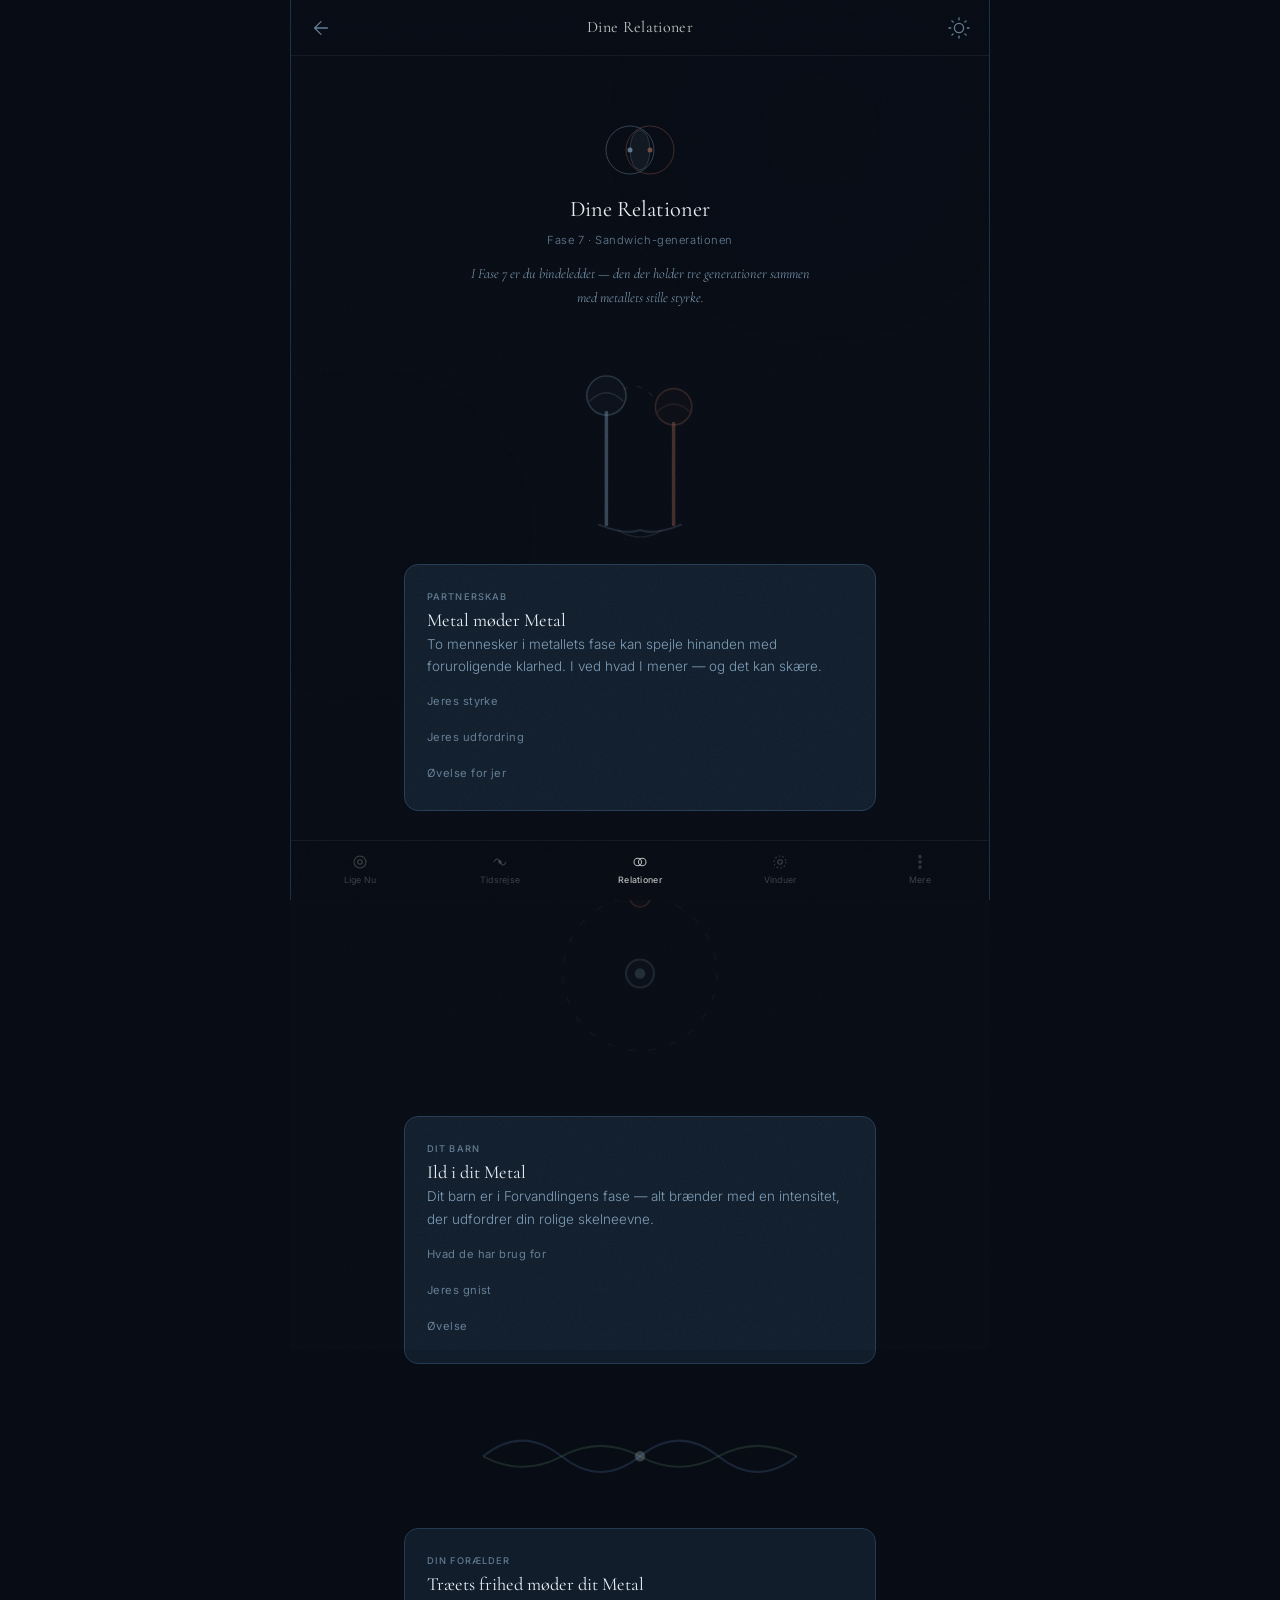
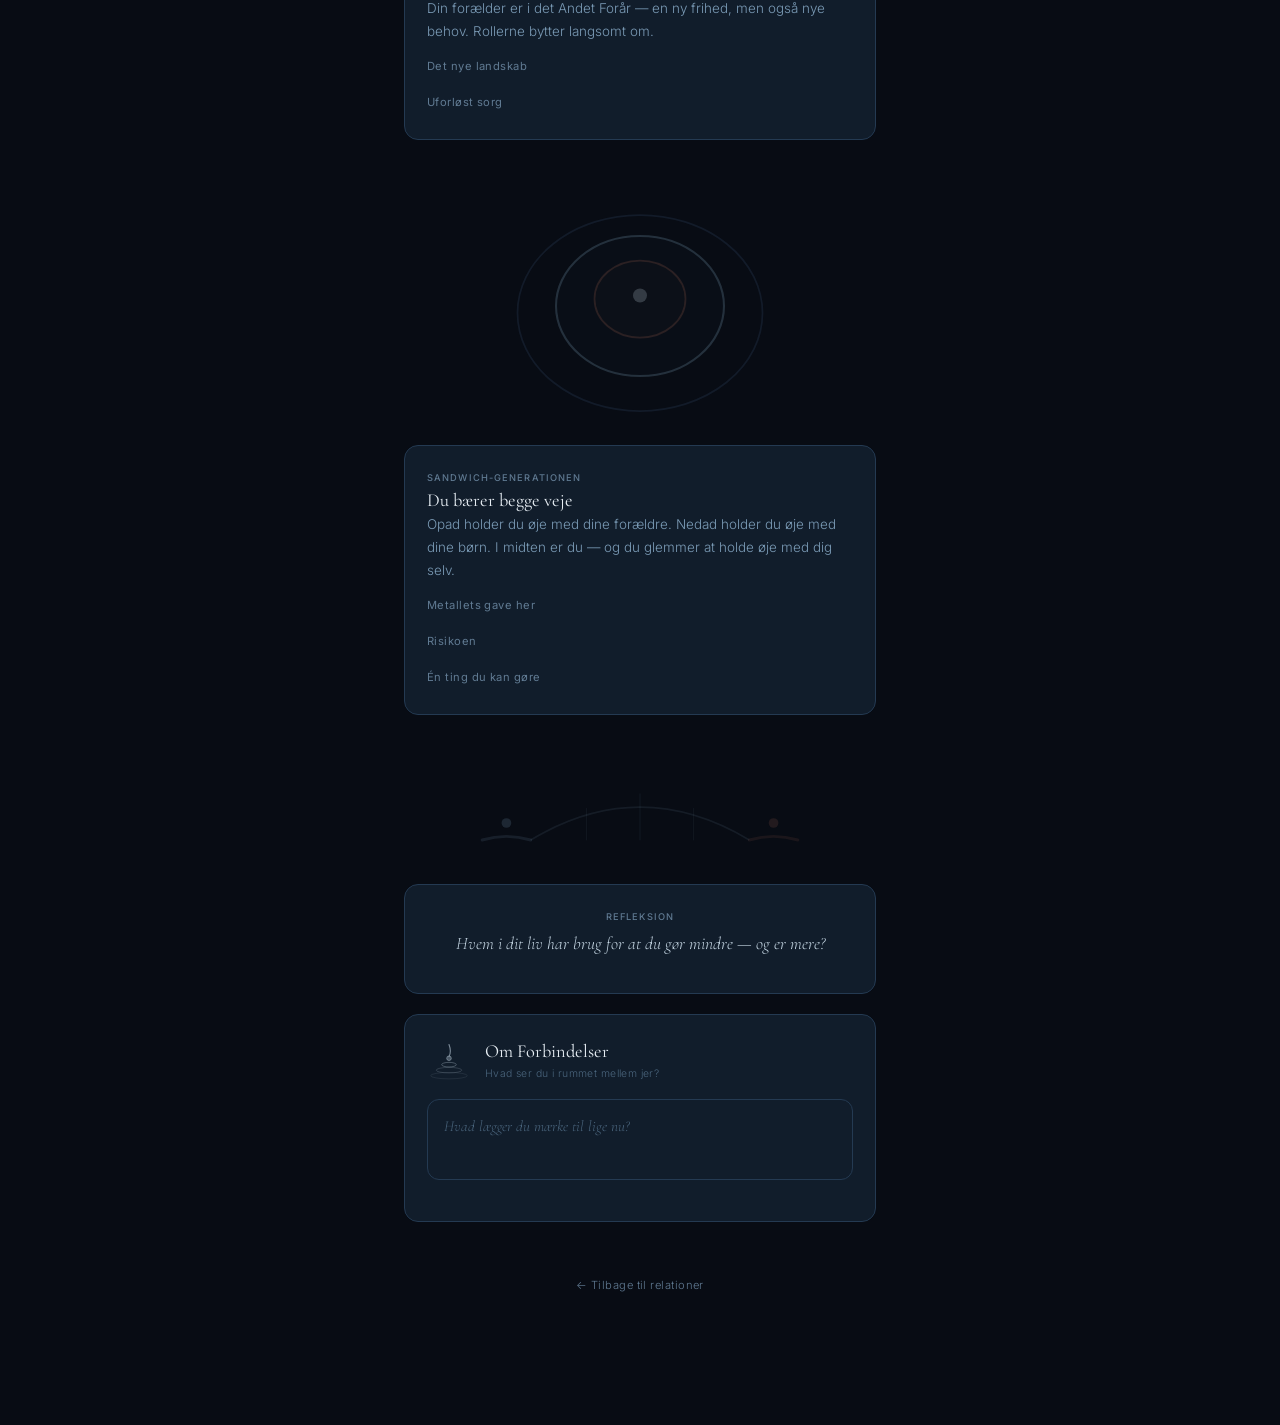
<file: dine-dybere-relationer.html>
<!DOCTYPE html>
<html lang="da">
<head>
  <meta charset="UTF-8">
  <meta name="viewport" content="width=device-width, initial-scale=1.0, viewport-fit=cover">
  <title>Dine Dybere Relationer — De 9 Livsfaser</title>
  <link rel="preconnect" href="https://fonts.googleapis.com">
  <link rel="preconnect" href="https://fonts.gstatic.com" crossorigin>
  <link href="https://fonts.googleapis.com/css2?family=Cormorant+Garamond:ital,wght@0,300;0,400;0,500;0,600;1,300;1,400;1,500&family=Inter:wght@300;400;500&display=swap" rel="stylesheet">
  <link rel="stylesheet" href="style.css">
  <link rel="stylesheet" href="deep.css">
  <link rel="stylesheet" href="relationer.css">
  <link rel="stylesheet" href="light.css">
  <script src="theme.js"></script>
</head>
<body class="body--rel">

  <svg class="grain" aria-hidden="true">
    <filter id="grn"><feTurbulence type="fractalNoise" baseFrequency="0.80" numOctaves="4" stitchTiles="stitch"/></filter>
    <rect width="200%" height="200%" filter="url(#grn)"/>
  </svg>

  <div class="ambient" aria-hidden="true">
    <div class="orb orb--1"></div>
    <div class="orb orb--2"></div>
  </div>

  <nav class="topnav topnav--inner scrolled">
    <a href="relationer.html" class="topnav__btn" aria-label="Tilbage" data-i18n-aria="aria_back">
      <svg viewBox="0 0 24 24" fill="none" stroke="currentColor" stroke-width="1.4" stroke-linecap="round"><path d="M19 12H5M12 19l-7-7 7-7"/></svg>
    </a>
    <span class="topnav__brand" data-i18n="dr_brand">Dine Relationer</span>
    <button class="theme-toggle" aria-label="Skift tema"></button>
  </nav>

  <main class="deep">
    <div class="container">

      <!-- ══ Hero ══ -->
      <header class="rel-hero reveal">
        <div class="rel-hero__illo rel-hero__illo--below">
          <svg viewBox="0 0 80 80" fill="none">
            <circle cx="30" cy="40" r="24" stroke="rgba(122,154,181,0.45)" stroke-width="0.8"/>
            <circle cx="50" cy="40" r="24" stroke="rgba(160,96,80,0.45)" stroke-width="0.8"/>
            <ellipse cx="40" cy="40" rx="10" ry="20" fill="rgba(122,154,181,0.08)" stroke="rgba(122,154,181,0.35)" stroke-width="0.7"/>
            <circle cx="30" cy="40" r="2.5" fill="rgba(122,154,181,0.70)"/>
            <circle cx="50" cy="40" r="2.5" fill="rgba(160,96,80,0.65)"/>
          </svg>
        </div>
        <h1 class="rel-hero__title" data-i18n="dr_hero_title">Dine Relationer</h1>
        <p class="rel-hero__meta" data-i18n="dr_hero_meta">Fase 7 · Sandwich-generationen</p>
        <p class="rel-hero__desc"><em data-i18n="dr_hero_desc">I Fase 7 er du bindeleddet — den der holder tre generationer sammen med metallets stille styrke.</em></p>
      </header>

      <!-- ═══ PARTNERSKAB ═══ -->

      <!-- Two trees from shared roots -->
      <div class="illo-pause reveal" aria-hidden="true">
        <svg viewBox="0 0 100 65" fill="none" class="illo-trees">
          <!-- Shared root system -->
          <path d="M35,58 Q45,62 50,60 Q55,62 65,58" stroke="rgba(122,154,181,0.40)" stroke-width="0.75" fill="none"/>
          <path d="M42,60 Q50,65 58,60" stroke="rgba(122,154,181,0.25)" stroke-width="0.6" fill="none"/>
          <!-- Left tree — you (metal) -->
          <line x1="38" y1="58" x2="38" y2="18" stroke="rgba(122,154,181,0.70)" stroke-width="1.25" stroke-linecap="round"/>
          <circle cx="38" cy="12" r="7" stroke="rgba(122,154,181,0.50)" stroke-width="0.6" fill="rgba(122,154,181,0.06)"/>
          <path d="M32,14 Q38,8 44,14" stroke="rgba(122,154,181,0.36)" stroke-width="0.5" fill="none"/>
          <!-- Right tree — partner -->
          <line x1="62" y1="58" x2="62" y2="22" stroke="rgba(160,96,80,0.68)" stroke-width="1.25" stroke-linecap="round"/>
          <circle cx="62" cy="16" r="6.5" stroke="rgba(160,96,80,0.48)" stroke-width="0.6" fill="rgba(160,96,80,0.06)"/>
          <path d="M56,18 Q62,12 68,18" stroke="rgba(160,96,80,0.32)" stroke-width="0.5" fill="none"/>
          <!-- Canopy touch — where crowns almost meet -->
          <path d="M44,10 Q50,6 56,14" stroke="rgba(122,154,181,0.25)" stroke-width="0.5" fill="none" stroke-dasharray="2 3"/>
        </svg>
      </div>

      <section class="dp-section reveal" id="partner">
        <p class="dp-label" data-i18n="dr_partner_label">Partnerskab</p>
        <h2 class="dp-heading" data-i18n="dr_partner_heading">Metal møder Metal</h2>
        <p class="dp-text" data-i18n="dr_partner_text">To mennesker i metallets fase kan spejle hinanden med foruroligende klarhed. I ved hvad I mener — og det kan skære.</p>
        <div class="dp-expand" data-expand="partner1">
          <button class="dp-expand__btn" data-i18n="dr_partner_strength">Jeres styrke</button>
          <div class="dp-expand__body">
            <p class="dp-text" data-i18n="dr_partner_strength_text">I kender forskel på vigtigt og uvæsentligt. I kan sidde i stilhed uden at det er truende. Jeres parforhold har renset sig for det overflødige — det der er tilbage er ægte.</p>
          </div>
        </div>
        <div class="dp-expand" data-expand="partner2">
          <button class="dp-expand__btn" data-i18n="dr_partner_challenge">Jeres udfordring</button>
          <div class="dp-expand__body">
            <p class="dp-text" data-i18n="dr_partner_challenge_text">Metallets skyggeside er isolation. Når begge trækker sig indad, kan afstanden vokse til taushed. Kroppen ændrer sig — lysten skifter, hormonerne svinger. Det kræver en ny slags intimitet.</p>
          </div>
        </div>
        <div class="dp-expand" data-expand="partner3">
          <button class="dp-expand__btn" data-i18n="dr_partner_exercise">Øvelse for jer</button>
          <div class="dp-expand__body">
            <p class="dp-text" data-i18n="dr_partner_exercise_text">Sid overfor hinanden. Læg en hånd på den andens håndflade. Mærk varmen. Sig ingenting i tre minutter. Metallets forbindelse er ikke gennem ord — den er gennem berøring og nærvær.</p>
          </div>
        </div>
      </section>

      <!-- ═══ BARNET ═══ -->

      <!-- Orbiting moon — child circling parent -->
      <div class="illo-pause reveal" aria-hidden="true">
        <svg viewBox="0 0 80 70" fill="none" class="illo-orbit">
          <circle cx="40" cy="35" r="22" stroke="rgba(122,154,181,0.10)" stroke-width="0.5" fill="none" stroke-dasharray="2 4"/>
          <!-- Parent — still center -->
          <circle cx="40" cy="35" r="4" stroke="rgba(122,154,181,0.30)" stroke-width="0.6" fill="rgba(122,154,181,0.04)"/>
          <circle cx="40" cy="35" r="1.5" fill="rgba(122,154,181,0.35)"/>
          <!-- Child — orbiting (animated in CSS) -->
          <g class="illo-orbit-moon">
            <circle cx="40" cy="13" r="3" stroke="rgba(160,96,80,0.35)" stroke-width="0.5" fill="rgba(160,96,80,0.05)"/>
            <circle cx="40" cy="13" r="1" fill="rgba(160,96,80,0.40)"/>
          </g>
        </svg>
      </div>

      <section class="dp-section reveal" id="barn">
        <p class="dp-label" data-i18n="dr_child_label">Dit barn</p>
        <h2 class="dp-heading" data-i18n="dr_child_heading">Ild i dit Metal</h2>
        <p class="dp-text" data-i18n="dr_child_text">Dit barn er i Forvandlingens fase — alt brænder med en intensitet, der udfordrer din rolige skelneevne.</p>
        <div class="dp-expand" data-expand="barn1">
          <button class="dp-expand__btn" data-i18n="dr_child_need">Hvad de har brug for</button>
          <div class="dp-expand__body">
            <p class="dp-text" data-i18n="dr_child_need_text">Ildens teenager har brug for en base, der ikke brænder med. Din metalklarhed er præcis det — en kølig, stabil overflade at komme hjem til. De har ikke brug for at du forstår alt. De har brug for at du er der.</p>
          </div>
        </div>
        <div class="dp-expand" data-expand="barn2">
          <button class="dp-expand__btn" data-i18n="dr_child_spark">Jeres gnist</button>
          <div class="dp-expand__body">
            <p class="dp-text" data-i18n="dr_child_spark_text">Ild smelter metal. Barnet vil udfordre dine grænser, din autoritet, din tålmodighed. Det føles som opposition — men det er vækst. Metallets opgave er ikke at slukke ilden, men at give den en retning.</p>
          </div>
        </div>
        <div class="dp-expand" data-expand="barn3">
          <button class="dp-expand__btn" data-i18n="dr_child_exercise">Øvelse</button>
          <div class="dp-expand__body">
            <p class="dp-text" data-i18n="dr_child_exercise_text">Når konflikten koger: træk vejret ud længere end ind (4:2:8). Din udåndning er metallets redskab. Den køler ned. Og svar først når du kan tale med klarhed — ikke reaktion.</p>
          </div>
        </div>
      </section>

      <!-- ═══ FORÆLDEREN ═══ -->

      <!-- Two wave forms meeting — your rhythm meeting theirs -->
      <div class="illo-pause reveal" aria-hidden="true">
        <svg viewBox="0 0 130 40" fill="none" class="illo-waves-meet">
          <path d="M5,20 Q20,8 35,20 Q50,32 65,20 Q80,8 95,20 Q110,32 125,20" stroke="rgba(80,112,160,0.38)" stroke-width="0.8" fill="none"/>
          <path d="M5,20 Q20,28 35,20 Q50,12 65,20 Q80,28 95,20 Q110,12 125,20" stroke="rgba(90,138,106,0.35)" stroke-width="0.8" fill="none"/>
          <circle cx="65" cy="20" r="2" fill="rgba(196,213,226,0.45)"/>
        </svg>
      </div>

      <section class="dp-section reveal" id="foraelder">
        <p class="dp-label" data-i18n="dr_parent_label">Din forælder</p>
        <h2 class="dp-heading" data-i18n="dr_parent_heading">Træets frihed møder dit Metal</h2>
        <p class="dp-text" data-i18n="dr_parent_text">Din forælder er i det Andet Forår — en ny frihed, men også nye behov. Rollerne bytter langsomt om.</p>
        <div class="dp-expand" data-expand="foraelder1">
          <button class="dp-expand__btn" data-i18n="dr_parent_landscape">Det nye landskab</button>
          <div class="dp-expand__body">
            <p class="dp-text" data-i18n="dr_parent_landscape_text">Den der passede på dig, begynder at have brug for at du passer på dem. Det er en af livets mest skælvende overgange. Metallets skelneevne hjælper dig med at finde den rette afstand — tæt nok til at hjælpe, langt nok til at bevare jeres værdighed.</p>
          </div>
        </div>
        <div class="dp-expand" data-expand="foraelder2">
          <button class="dp-expand__btn" data-i18n="dr_parent_grief">Uforløst sorg</button>
          <div class="dp-expand__body">
            <p class="dp-text" data-i18n="dr_parent_grief_text">Meget af det du bærer i relationen til dine forældre er uforløst. Metallets opgave er at lade det komme frem — ikke som anklage, men som vemodig anerkendelse. Ikke alt behøver at blive sagt. Noget kan blot anerkendes indeni.</p>
          </div>
        </div>
      </section>

      <!-- ═══ SANDWICH ═══ -->

      <!-- Nested offset circles — generational layers -->
      <div class="illo-pause reveal" aria-hidden="true">
        <svg viewBox="0 0 80 70" fill="none" class="illo-nest">
          <!-- Outermost — grandparent -->
          <ellipse cx="40" cy="38" rx="35" ry="28" stroke="rgba(80,112,160,0.15)" stroke-width="0.5" fill="none"/>
          <!-- Middle — you -->
          <ellipse cx="40" cy="36" rx="24" ry="20" stroke="rgba(122,154,181,0.25)" stroke-width="0.6" fill="rgba(122,154,181,0.02)"/>
          <!-- Inner — child -->
          <ellipse cx="40" cy="34" rx="13" ry="11" stroke="rgba(160,96,80,0.22)" stroke-width="0.5" fill="rgba(160,96,80,0.02)"/>
          <!-- Core — the shared pulse -->
          <circle cx="40" cy="33" r="2" fill="rgba(196,213,226,0.40)"/>
        </svg>
      </div>

      <section class="dp-section reveal" id="sandwich">
        <p class="dp-label" data-i18n="dr_sandwich_label">Sandwich-generationen</p>
        <h2 class="dp-heading" data-i18n="dr_sandwich_heading">Du bærer begge veje</h2>
        <p class="dp-text" data-i18n="dr_sandwich_text">Opad holder du øje med dine forældre. Nedad holder du øje med dine børn. I midten er du — og du glemmer at holde øje med dig selv.</p>
        <div class="dp-expand" data-expand="sandwich1">
          <button class="dp-expand__btn" data-i18n="dr_sandwich_gift">Metallets gave her</button>
          <div class="dp-expand__body">
            <p class="dp-text" data-i18n="dr_sandwich_gift_text">Metallets evne til at skelne det væsentlige er din største ressource nu. Du kan ikke gøre alt. Du kan ikke redde alle. Men du kan vælge præcist — og det, du gør, kan du gøre helt. Ikke mere, ikke mindre.</p>
          </div>
        </div>
        <div class="dp-expand" data-expand="sandwich2">
          <button class="dp-expand__btn" data-i18n="dr_sandwich_risk">Risikoen</button>
          <div class="dp-expand__body">
            <p class="dp-text" data-i18n="dr_sandwich_risk_text">Metallets ubalance i sandwich-positionen er udmattelse forklædt som funktionalitet. Du virker stærk. Du håndterer alt. Men lungerne bliver korte, huden tør, søvnen tynd. Mærk efter: hvornår holdt du sidst vejret?</p>
          </div>
        </div>
        <div class="dp-expand" data-expand="sandwich3">
          <button class="dp-expand__btn" data-i18n="dr_sandwich_one">Én ting du kan gøre</button>
          <div class="dp-expand__body">
            <p class="dp-text" data-i18n="dr_sandwich_one_text">Giv dig selv fem minutter om dagen, der kun er dine. Luk døren. Træk vejret. Mærk dine fødder mod gulvet. Du er ikke kun bindeleddet — du er også dig selv.</p>
          </div>
        </div>
      </section>

      <!-- A bridge between two shores — connection -->
      <div class="illo-pause reveal" aria-hidden="true">
        <svg viewBox="0 0 140 45" fill="none" class="illo-bridge-anim">
          <!-- Left shore -->
          <path d="M5,35 Q15,32 25,35" stroke="rgba(122,154,181,0.30)" stroke-width="1.2" fill="none" stroke-linecap="round"/>
          <!-- Bridge arc -->
          <path d="M25,35 Q70,8 115,35" stroke="rgba(122,154,181,0.25)" stroke-width="0.7" fill="none"/>
          <!-- Bridge supports -->
          <line x1="48" y1="35" x2="48" y2="22" stroke="rgba(122,154,181,0.15)" stroke-width="0.4" stroke-linecap="round"/>
          <line x1="70" y1="35" x2="70" y2="16" stroke="rgba(122,154,181,0.18)" stroke-width="0.4" stroke-linecap="round"/>
          <line x1="92" y1="35" x2="92" y2="22" stroke="rgba(122,154,181,0.15)" stroke-width="0.4" stroke-linecap="round"/>
          <!-- Right shore -->
          <path d="M115,35 Q125,32 135,35" stroke="rgba(160,96,80,0.28)" stroke-width="1.2" fill="none" stroke-linecap="round"/>
          <!-- Two figures -->
          <circle cx="15" cy="28" r="2" fill="rgba(122,154,181,0.35)"/>
          <circle cx="125" cy="28" r="2" fill="rgba(160,96,80,0.32)"/>
        </svg>
      </div>

      <!-- ══ Refleksion ══ -->
      <section class="dp-section dp-section--center reveal">
        <p class="dp-label" data-i18n="dr_reflection_label">Refleksion</p>
        <p class="dp-reflection"><em data-i18n="dr_reflection">Hvem i dit liv har brug for at du gør mindre — og er mere?</em></p>
      </section>

      <section class="dp-section reveal">
        <div class="journal-header">
          <div class="journal-header__illo">
            <svg viewBox="0 0 48 48" fill="none">
              <path d="M24,6 Q27,14 24,19" stroke="rgba(196,213,226,0.85)" stroke-width="1.2" stroke-linecap="round" fill="none"/>
              <circle cx="24" cy="21" r="2.5" fill="rgba(196,213,226,0.45)" stroke="rgba(196,213,226,0.75)" stroke-width="0.9"/>
              <ellipse cx="24" cy="28" rx="8" ry="2.5" stroke="rgba(196,213,226,0.60)" stroke-width="0.8" fill="none"/>
              <ellipse cx="24" cy="34" rx="14" ry="3" stroke="rgba(196,213,226,0.40)" stroke-width="0.7" fill="none"/>
              <ellipse cx="24" cy="40" rx="20" ry="3.5" stroke="rgba(196,213,226,0.25)" stroke-width="0.6" fill="none"/>
            </svg>
          </div>
          <div class="journal-header__text">
            <h3 class="journal-header__title" data-i18n="journal_rel_title">Om Forbindelser</h3>
            <p class="journal-header__sub" data-i18n="journal_rel_sub">Hvad ser du i rummet mellem jer?</p>
          </div>
        </div>
        <div class="journal" data-journal-theme="relations">
          <textarea class="journal__area" data-i18n-placeholder="journal_placeholder" placeholder="Hvad lægger du mærke til lige nu?"></textarea>
          <div class="journal__actions">
            <span class="journal__saved" data-i18n="journal_saved">Gemt</span>
            <button class="journal__save" data-i18n="journal_save" disabled>Gem</button>
          </div>
        </div>
      </section>

      <div class="dp-back reveal">
        <a href="relationer.html" data-i18n="dr_back">← Tilbage til relationer</a>
      </div>

    </div>
  </main>

  <nav class="tabbar">
    <a href="index.html" class="tab"><svg viewBox="0 0 24 24" fill="none" stroke="currentColor" stroke-width="1.4"><circle cx="12" cy="12" r="8"/><circle cx="12" cy="12" r="3"/></svg><span data-i18n="tab_now">Lige Nu</span></a>
    <a href="tidsrejse.html" class="tab"><svg viewBox="0 0 24 24" fill="none" stroke="currentColor" stroke-width="1.4"><path d="M4,12 Q8,4 12,12 Q16,20 20,12"/><circle cx="12" cy="12" r="1.5"/></svg><span data-i18n="tab_time">Tidsrejse</span></a>
    <a href="relationer.html" class="tab active"><svg viewBox="0 0 24 24" fill="none" stroke="currentColor" stroke-width="1.4"><circle cx="9" cy="12" r="5"/><circle cx="15" cy="12" r="5"/></svg><span data-i18n="tab_rel">Relationer</span></a>
    <a href="vinduer.html" class="tab"><svg viewBox="0 0 24 24" fill="none" stroke="currentColor" stroke-width="1.4"><circle cx="12" cy="12" r="8" stroke-dasharray="2 3"/><circle cx="12" cy="12" r="3"/></svg><span data-i18n="tab_win">Vinduer</span></a>
    <a href="mere.html" class="tab"><svg viewBox="0 0 24 24" fill="none" stroke="currentColor" stroke-width="1.4"><circle cx="12" cy="5" r="1.5"/><circle cx="12" cy="12" r="1.5"/><circle cx="12" cy="19" r="1.5"/></svg><span data-i18n="tab_more">Mere</span></a>
  </nav>

  <script src="menu.js"></script>
  <script src="translations.js"></script>
  <script src="i18n.js"></script>
  <script src="journal.js"></script>
  <script>
  // Reveal
  document.querySelectorAll('.reveal').forEach((el, i) => {
    setTimeout(() => el.classList.add('visible'), 80 + i * 70);
  });
  // Expand
  document.querySelectorAll('.dp-expand__btn').forEach(btn => {
    btn.addEventListener('click', () => {
      const wrap = btn.closest('.dp-expand');
      wrap.classList.toggle('open');
      if (wrap.classList.contains('open')) {
        btn.dataset.origText = btn.textContent;
        var lang = (window.i18n && window.i18n.getLang) ? window.i18n.getLang() : 'da';
        var dict = window.TRANSLATIONS && window.TRANSLATIONS[lang];
        btn.textContent = (dict && dict.btn_hide) || 'Skjul';
      } else {
        btn.textContent = btn.dataset.origText || btn.textContent;
      }
    });
  });
  </script>
</body>
</html>
</file>
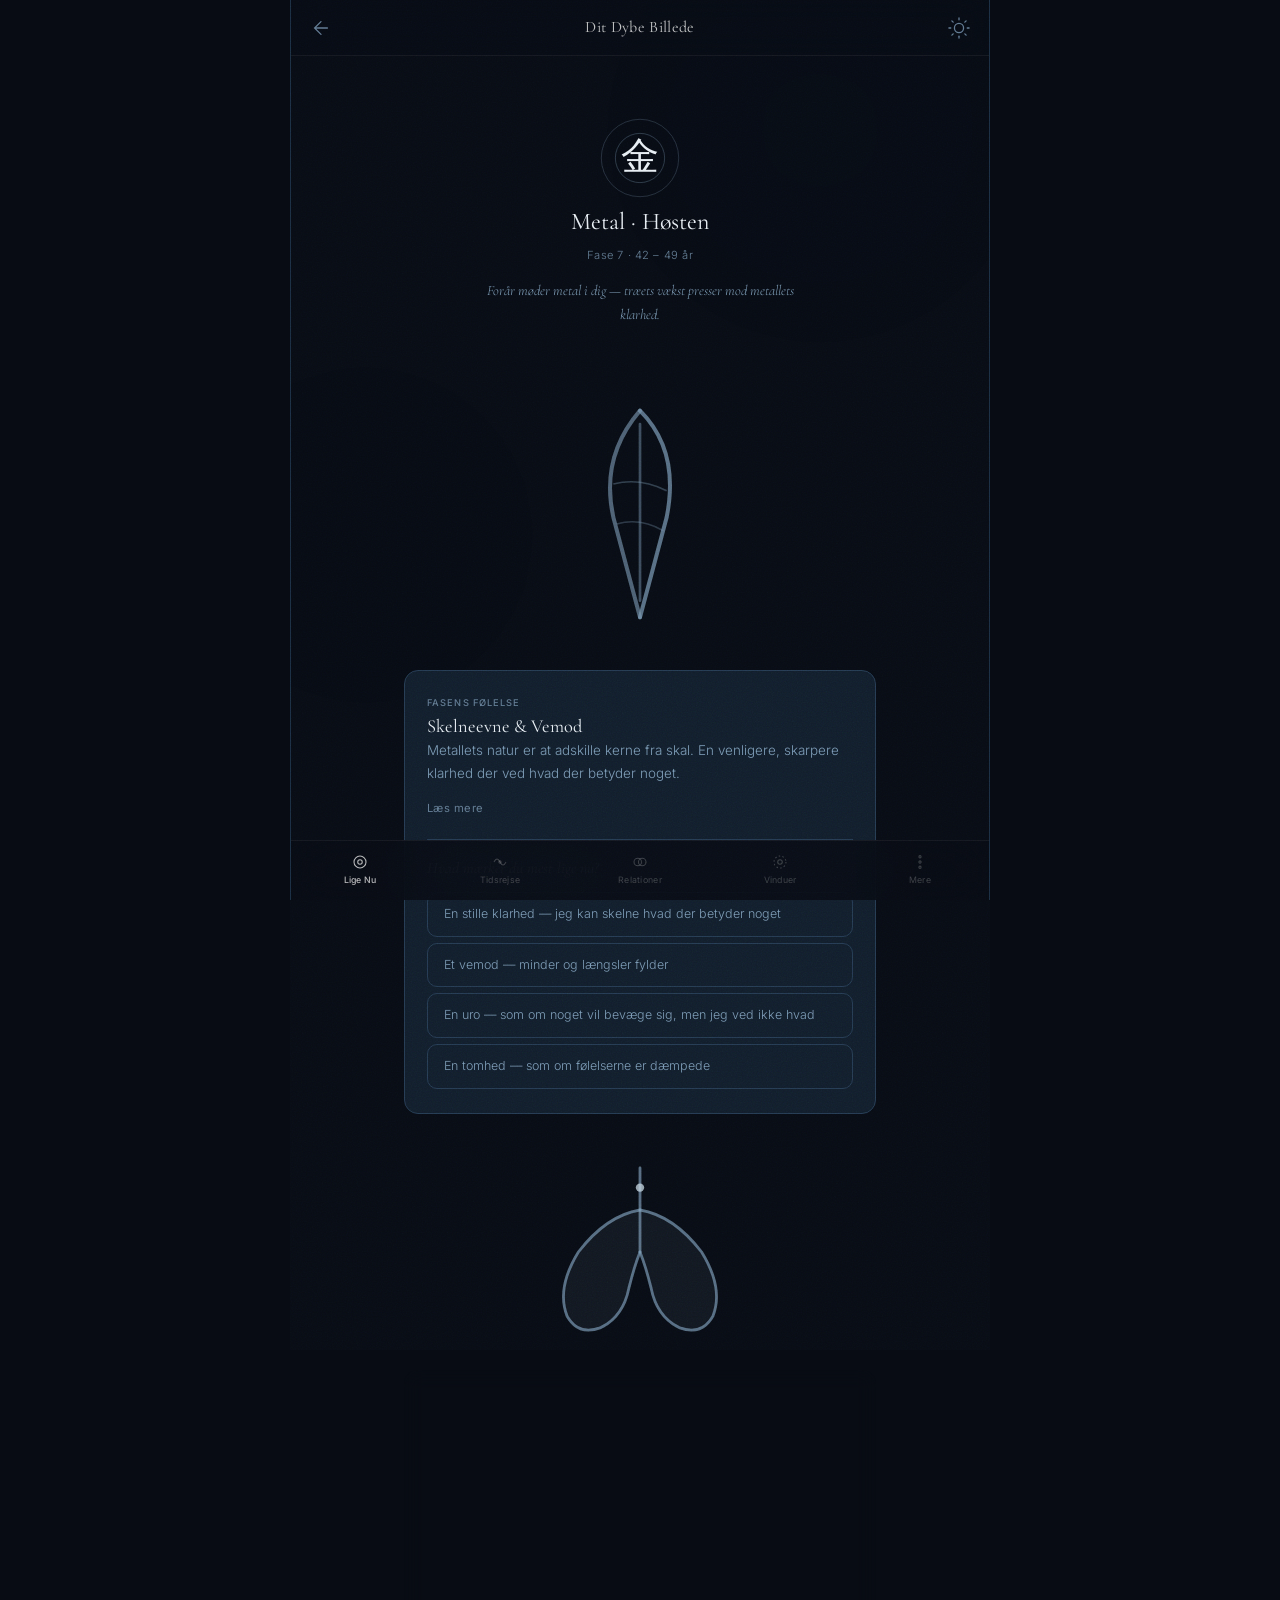
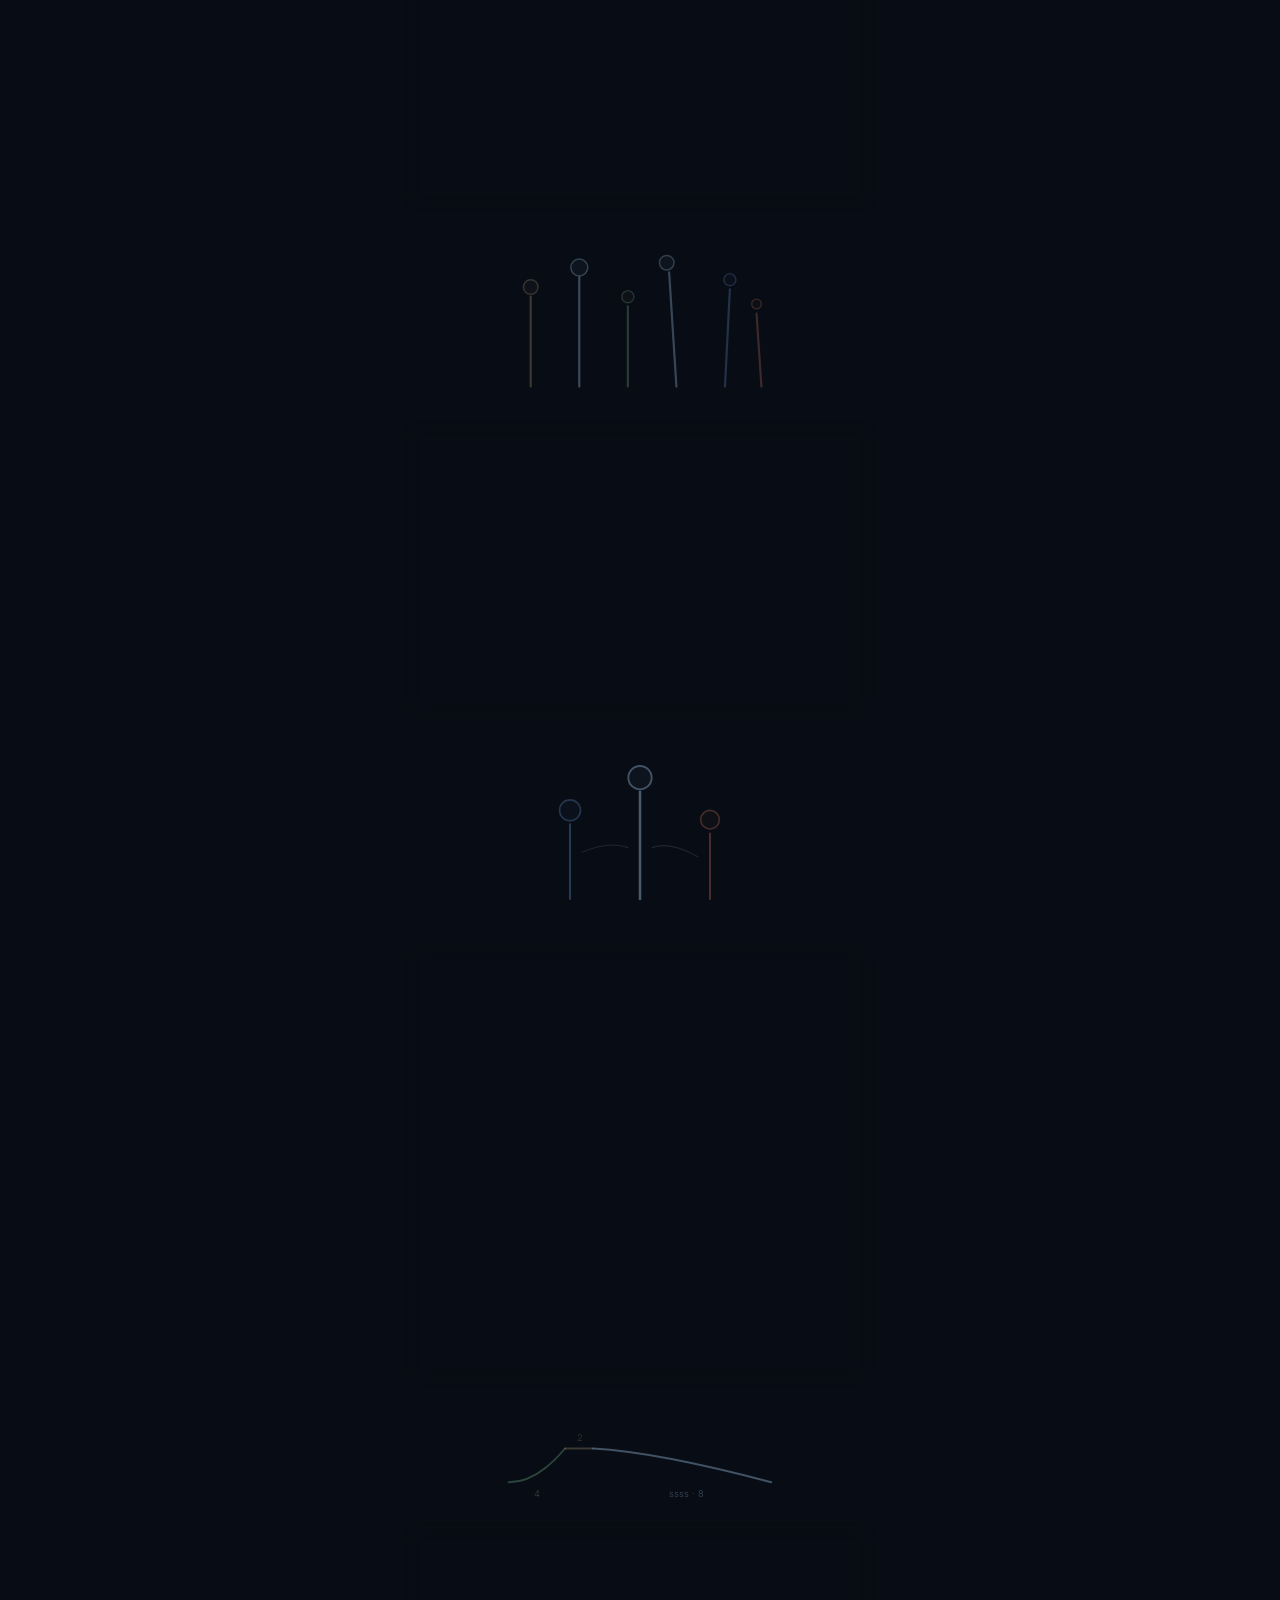
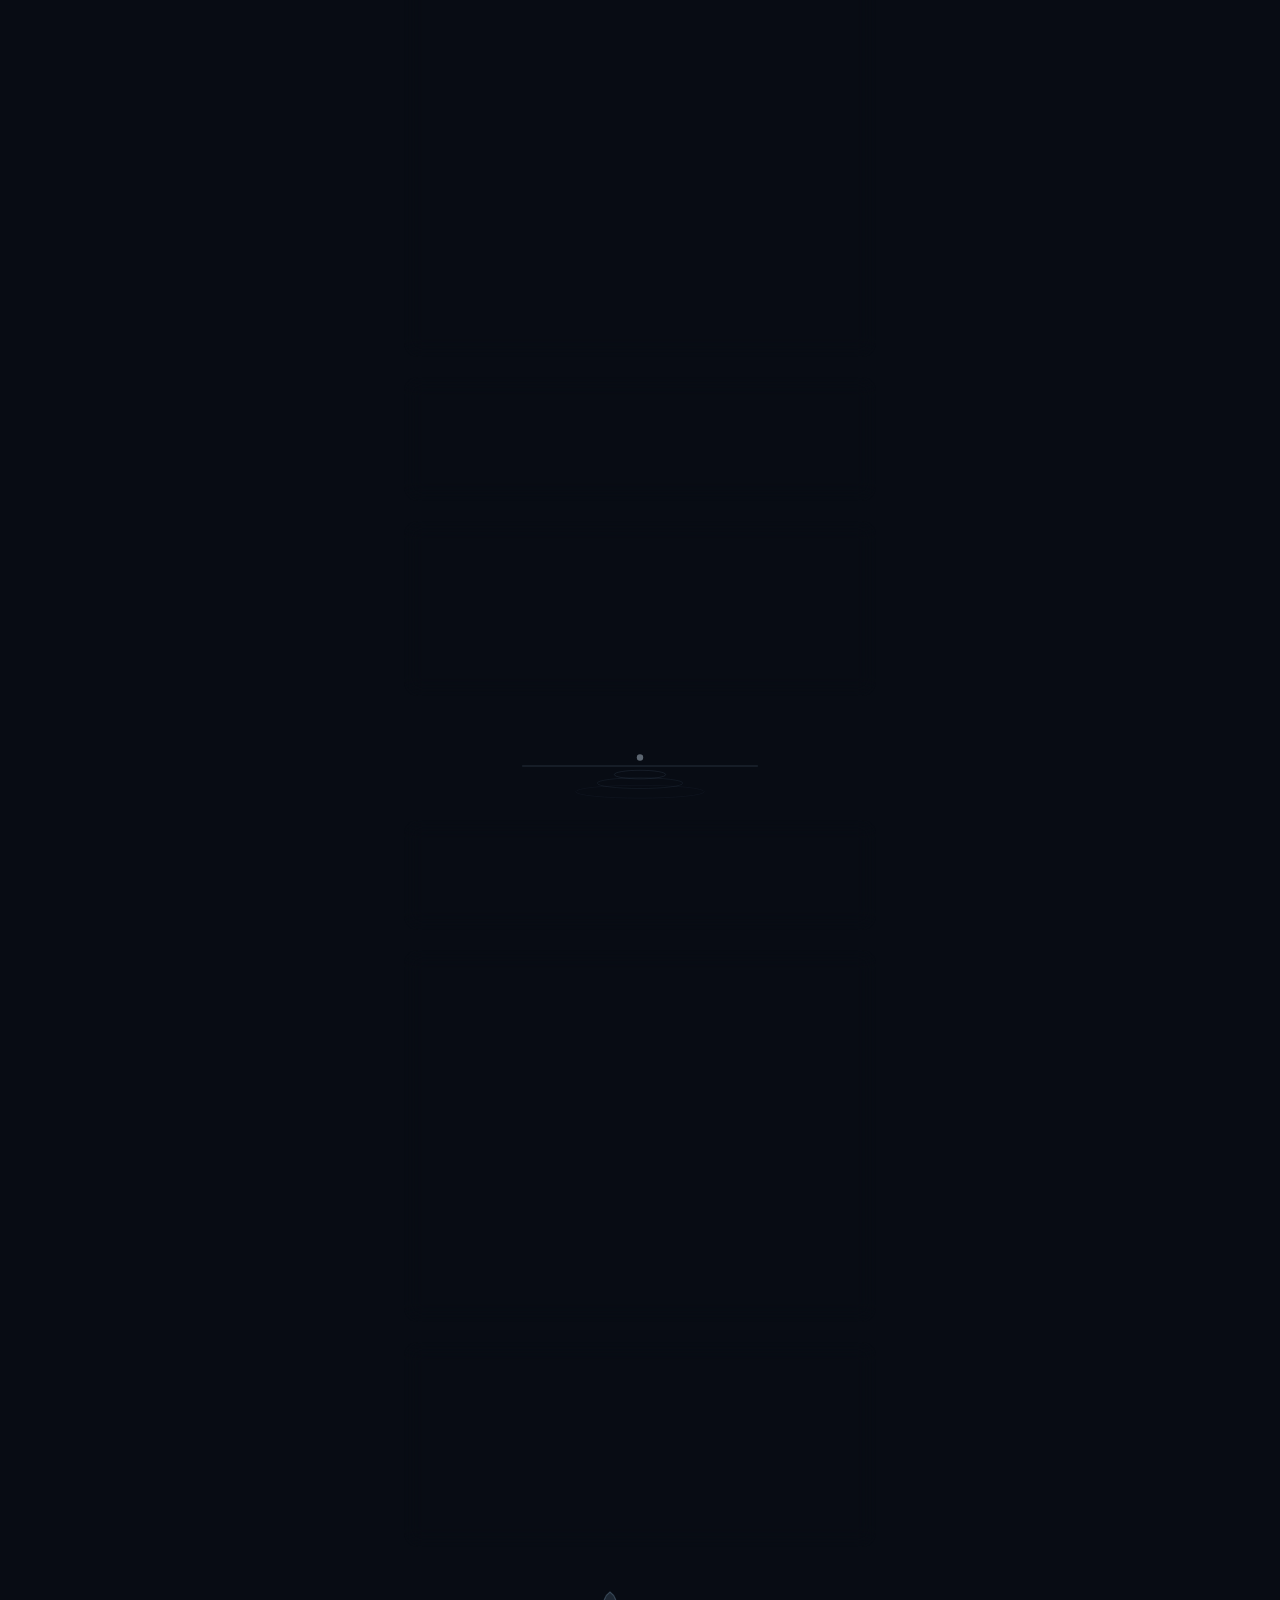
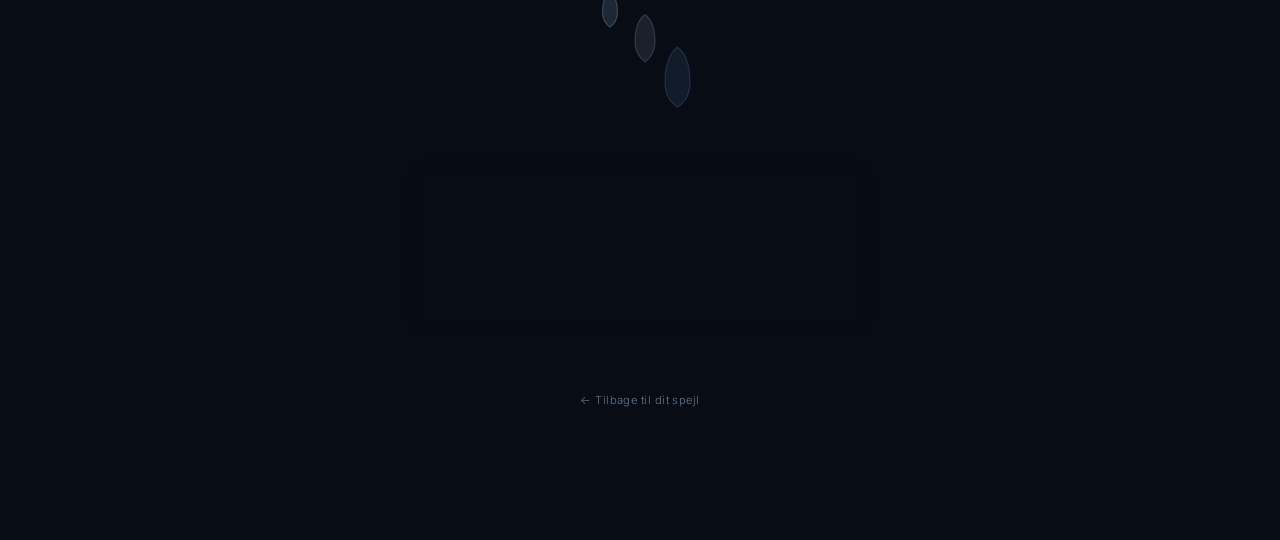
<file: dit-dybe-billede.html>
<!DOCTYPE html>
<html lang="da">
<head>
  <meta charset="UTF-8">
  <meta name="viewport" content="width=device-width, initial-scale=1.0, viewport-fit=cover">
  <title>Dit Dybe Billede — De 9 Livsfaser</title>
  <link rel="preconnect" href="https://fonts.googleapis.com">
  <link rel="preconnect" href="https://fonts.gstatic.com" crossorigin>
  <link href="https://fonts.googleapis.com/css2?family=Cormorant+Garamond:ital,wght@0,300;0,400;0,500;0,600;1,300;1,400;1,500&family=Inter:wght@300;400;500&display=swap" rel="stylesheet">
  <link rel="stylesheet" href="style.css">
  <link rel="stylesheet" href="deep.css">
  <link rel="stylesheet" href="light.css">
  <script src="theme.js"></script>
</head>
<body class="body--deep">

  <svg class="grain" aria-hidden="true">
    <filter id="grn"><feTurbulence type="fractalNoise" baseFrequency="0.80" numOctaves="4" stitchTiles="stitch"/></filter>
    <rect width="200%" height="200%" filter="url(#grn)"/>
  </svg>

  <div class="ambient" aria-hidden="true">
    <div class="orb orb--1"></div>
    <div class="orb orb--2"></div>
  </div>

  <nav class="topnav topnav--inner scrolled">
    <a href="index.html" class="topnav__btn" aria-label="Tilbage" data-i18n-aria="aria_back">
      <svg viewBox="0 0 24 24" fill="none" stroke="currentColor" stroke-width="1.4" stroke-linecap="round"><path d="M19 12H5M12 19l-7-7 7-7"/></svg>
    </a>
    <span class="topnav__brand" data-i18n="db_brand">Dit Dybe Billede</span>
    <button class="theme-toggle" aria-label="Skift tema"></button>
  </nav>

  <main class="deep">
    <div class="container">

      <!-- ══ Portrait ══ -->
      <header class="dp-hero reveal">
        <div class="dp-hero__symbol dp-hero__symbol--below">
          <svg viewBox="0 0 100 100" fill="none" class="dp-hero__halo">
            <circle cx="50" cy="50" r="44" stroke="rgba(122,154,181,0.35)" stroke-width="0.8"/>
            <circle cx="50" cy="50" r="28" stroke="rgba(122,154,181,0.45)" stroke-width="0.8"/>
          </svg>
          <span class="dp-hero__char">金</span>
        </div>
        <h1 class="dp-hero__title" data-i18n="db_hero_title">Metal · Høsten</h1>
        <p class="dp-hero__meta" data-i18n="db_hero_meta">Fase 7 · 42 – 49 år</p>
        <p class="dp-hero__climate"><em data-i18n="db_hero_climate">Forår møder metal i dig — træets vækst presser mod metallets klarhed.</em></p>
      </header>

      <!-- A falling leaf — metal's autumn, letting go -->
      <div class="illo-pause reveal" aria-hidden="true">
        <svg viewBox="0 0 60 80" fill="none" class="illo-leaf">
          <path d="M30,8 Q42,20 38,40 Q34,55 30,70" stroke="rgba(122,154,181,0.70)" stroke-width="1.2" fill="none" stroke-linecap="round"/>
          <path d="M30,8 Q18,22 22,40 Q26,55 30,70" stroke="rgba(122,154,181,0.60)" stroke-width="1.2" fill="none" stroke-linecap="round"/>
          <line x1="30" y1="12" x2="30" y2="65" stroke="rgba(122,154,181,0.45)" stroke-width="0.8" stroke-linecap="round"/>
          <path d="M22,30 Q30,28 38,32" stroke="rgba(122,154,181,0.35)" stroke-width="0.5" fill="none"/>
          <path d="M23,42 Q30,40 37,44" stroke="rgba(122,154,181,0.30)" stroke-width="0.5" fill="none"/>
        </svg>
      </div>

      <!-- ══ Fasens Følelse ══ -->
      <section class="dp-section reveal">
        <p class="dp-label" data-i18n="db_feeling_label">Fasens Følelse</p>
        <h2 class="dp-heading" data-i18n="db_feeling_heading">Skelneevne & Vemod</h2>
        <p class="dp-text" data-i18n="db_feeling_text">Metallets natur er at adskille kerne fra skal. En venligere, skarpere klarhed der ved hvad der betyder noget.</p>
        <div class="dp-expand" data-expand="emotion">
          <button class="dp-expand__btn" data-i18n="db_feeling_expand">Læs mere</button>
          <div class="dp-expand__body">
            <p class="dp-text" data-i18n="db_feeling_expand_text">Vemod kommer som bølger — en sang, en duft, et foto af et yngre jeg. Det er sundt, for det betyder, du har elsket dit liv. Skelneevnen er metallets gave: evnen til at skelne det væsentlige fra det overflødige, fordi du har levet længe nok til at kende forskellen.</p>
          </div>
        </div>
        <!-- Interactive reflection -->
        <div class="reflect" data-section="feeling" data-question="emotional_tone">
          <p class="reflect__prompt">Hvad mærker du mest lige nu?</p>
          <div class="reflect__choices">
            <button class="reflect__choice" data-choice="clarity">En stille klarhed — jeg kan skelne hvad der betyder noget</button>
            <button class="reflect__choice" data-choice="longing">Et vemod — minder og længsler fylder</button>
            <button class="reflect__choice" data-choice="restless">En uro — som om noget vil bevæge sig, men jeg ved ikke hvad</button>
            <button class="reflect__choice" data-choice="numb">En tomhed — som om følelserne er dæmpede</button>
          </div>
          <div class="reflect__response" hidden></div>
        </div>
      </section>

      <!-- Two lungs — metal's organ, leaf-shaped, breathing -->
      <div class="illo-pause reveal" aria-hidden="true">
        <svg viewBox="0 0 100 70" fill="none" class="illo-lungs">
          <line x1="50" y1="5" x2="50" y2="35" stroke="rgba(122,154,181,0.68)" stroke-width="1.0" stroke-linecap="round"/>
          <path d="M50,20 Q38,22 28,35 Q20,48 24,58 Q28,65 36,62 Q44,58 46,48 Q48,40 50,35" stroke="rgba(122,154,181,0.68)" stroke-width="1.0" fill="rgba(122,154,181,0.08)" stroke-linecap="round"/>
          <path d="M50,20 Q62,22 72,35 Q80,48 76,58 Q72,65 64,62 Q56,58 54,48 Q52,40 50,35" stroke="rgba(122,154,181,0.68)" stroke-width="1.0" fill="rgba(122,154,181,0.08)" stroke-linecap="round"/>
          <circle cx="50" cy="12" r="1.5" fill="rgba(196,213,226,0.75)"/>
        </svg>
      </div>

      <!-- ══ Balance & Ubalance ══ -->
      <section class="dp-section reveal">
        <p class="dp-label" data-i18n="db_body_label">Kroppen</p>
        <h2 class="dp-heading" data-i18n="db_body_heading">Balance & Ubalance</h2>
        <p class="dp-text" data-i18n="db_body_text">Stille autoritet. Kender sit eget værd. Dyb, fri vejrtrækning. Klarhed i hud, blik og tale.</p>
        <div class="dp-expand" data-expand="balance">
          <button class="dp-expand__btn" data-i18n="db_body_expand">Se ubalance-tegn</button>
          <div class="dp-expand__body">
            <p class="dp-text dim" data-i18n="db_body_expand_text">Tør hud, kortere åndedræt, trægere fordøjelse. Uventet vemod over ungdommens krop. Humørsvingninger man ikke genkender.</p>
            <p class="dp-text dim" style="margin-top:8px" data-i18n="db_body_causes" data-i18n-html><strong style="font-weight:400;color:var(--text-secondary)">Årsager:</strong> Overgangsalder, uforløst sorg, stress der komprimerer vejrtrækningen.</p>
          </div>
        </div>
        <!-- Interactive reflection -->
        <div class="reflect" data-section="body" data-question="breath_now">
          <p class="reflect__prompt">Hvordan mærker du dit åndedræt lige nu?</p>
          <div class="reflect__choices">
            <button class="reflect__choice" data-choice="shallow">Det sidder højt og kort</button>
            <button class="reflect__choice" data-choice="flowing">Det flyder roligt og dybt</button>
            <button class="reflect__choice" data-choice="unaware">Jeg lægger sjældent mærke til det</button>
            <button class="reflect__choice" data-choice="tight">Der er en stramhed — som om noget holdes tilbage</button>
          </div>
          <div class="reflect__response" hidden></div>
        </div>
      </section>

      <!-- Harvest stalks — gathering what was sown -->
      <div class="illo-pause reveal" aria-hidden="true">
        <svg viewBox="0 0 140 60" fill="none" class="illo-harvest">
          <line x1="25" y1="55" x2="25" y2="18" stroke="rgba(138,122,96,0.40)" stroke-width="0.9" stroke-linecap="round"/>
          <circle cx="25" cy="14" r="3" stroke="rgba(138,122,96,0.35)" stroke-width="0.6" fill="rgba(138,122,96,0.06)"/>
          <line x1="45" y1="55" x2="45" y2="10" stroke="rgba(122,154,181,0.45)" stroke-width="0.9" stroke-linecap="round"/>
          <circle cx="45" cy="6" r="3.5" stroke="rgba(122,154,181,0.38)" stroke-width="0.6" fill="rgba(122,154,181,0.06)"/>
          <line x1="65" y1="55" x2="65" y2="22" stroke="rgba(90,138,106,0.38)" stroke-width="0.9" stroke-linecap="round"/>
          <circle cx="65" cy="18" r="2.5" stroke="rgba(90,138,106,0.32)" stroke-width="0.6" fill="rgba(90,138,106,0.05)"/>
          <line x1="85" y1="55" x2="82" y2="8" stroke="rgba(122,154,181,0.42)" stroke-width="0.9" stroke-linecap="round"/>
          <circle cx="81" cy="4" r="3" stroke="rgba(122,154,181,0.35)" stroke-width="0.6" fill="rgba(122,154,181,0.06)"/>
          <line x1="105" y1="55" x2="107" y2="15" stroke="rgba(80,112,160,0.38)" stroke-width="0.9" stroke-linecap="round"/>
          <circle cx="107" cy="11" r="2.5" stroke="rgba(80,112,160,0.32)" stroke-width="0.6" fill="rgba(80,112,160,0.05)"/>
          <line x1="120" y1="55" x2="118" y2="25" stroke="rgba(160,96,80,0.35)" stroke-width="0.9" stroke-linecap="round"/>
          <circle cx="118" cy="21" r="2" stroke="rgba(160,96,80,0.30)" stroke-width="0.6" fill="rgba(160,96,80,0.04)"/>
        </svg>
      </div>

      <!-- ══ Temaer ══ -->
      <section class="dp-section reveal">
        <p class="dp-label" data-i18n="db_themes_label">Temaer i Fase 7</p>
        <div class="dp-expand" data-expand="tema1">
          <button class="dp-expand__btn dp-expand__btn--tema"><span class="dp-tema-dot" style="background:rgba(122,154,181,0.50)"></span><span data-i18n="db_theme_menopause">Overgangsalderen</span></button>
          <div class="dp-expand__body"><p class="dp-text" data-i18n="db_theme_menopause_text">Perimenopausen er en lang afsked. Mange opdager en mere stabil, dybere kraft nedenunder.</p></div>
        </div>
        <div class="dp-expand" data-expand="tema2">
          <button class="dp-expand__btn dp-expand__btn--tema"><span class="dp-tema-dot" style="background:rgba(90,138,106,0.50)"></span><span data-i18n="db_theme_harvest">Høsten — det du har skabt</span></button>
          <div class="dp-expand__body"><p class="dp-text" data-i18n="db_theme_harvest_text">Stop og anerkend hvad du har bygget. Fejr det hele — både det der lykkedes og det du slap.</p></div>
        </div>
        <div class="dp-expand" data-expand="tema3">
          <button class="dp-expand__btn dp-expand__btn--tema"><span class="dp-tema-dot" style="background:rgba(80,112,160,0.50)"></span><span data-i18n="db_theme_roles">Roller der skifter</span></button>
          <div class="dp-expand__body"><p class="dp-text" data-i18n="db_theme_roles_text">Børn bliver voksne, forældre ældes. Metallets klarhed hjælper dig med at skelne ægte ansvar fra vane.</p></div>
        </div>
        <div class="dp-expand" data-expand="tema4">
          <button class="dp-expand__btn dp-expand__btn--tema"><span class="dp-tema-dot" style="background:rgba(138,122,96,0.50)"></span><span data-i18n="db_theme_breath">Åndedrættet som praksis</span></button>
          <div class="dp-expand__body"><p class="dp-text" data-i18n="db_theme_breath_text">Lungerne er metallets organ. 10 dybe åndedrag om dagen ændrer alt.</p></div>
        </div>
      </section>

      <!-- Three generations — sandwich: grandmother, you, daughter -->
      <div class="illo-pause reveal" aria-hidden="true">
        <svg viewBox="0 0 120 70" fill="none" class="illo-generations">
          <!-- Grandmother — small, slightly bent -->
          <line x1="30" y1="60" x2="30" y2="28" stroke="rgba(80,112,160,0.45)" stroke-width="0.9" stroke-linecap="round"/>
          <circle cx="30" cy="22" r="4.5" stroke="rgba(80,112,160,0.40)" stroke-width="0.7" fill="rgba(80,112,160,0.05)"/>
          <!-- You — tallest, centered -->
          <line x1="60" y1="60" x2="60" y2="14" stroke="rgba(122,154,181,0.55)" stroke-width="1.1" stroke-linecap="round"/>
          <circle cx="60" cy="8" r="5" stroke="rgba(122,154,181,0.50)" stroke-width="0.8" fill="rgba(122,154,181,0.06)"/>
          <!-- Daughter — growing upward -->
          <line x1="90" y1="60" x2="90" y2="32" stroke="rgba(160,96,80,0.42)" stroke-width="0.9" stroke-linecap="round"/>
          <circle cx="90" cy="26" r="4" stroke="rgba(160,96,80,0.38)" stroke-width="0.7" fill="rgba(160,96,80,0.05)"/>
          <!-- Connecting threads -->
          <path d="M35,40 Q47,35 55,38" stroke="rgba(122,154,181,0.18)" stroke-width="0.5" fill="none"/>
          <path d="M65,38 Q73,35 85,42" stroke="rgba(122,154,181,0.18)" stroke-width="0.5" fill="none"/>
        </svg>
      </div>

      <!-- ══ Relationer ══ -->
      <section class="dp-section reveal">
        <p class="dp-label" data-i18n="db_rel_label">Relationer</p>
        <h2 class="dp-heading" data-i18n="db_rel_heading">Sandwich-generationen</h2>
        <p class="dp-text" data-i18n="db_rel_text">Børn typisk i Fase 3-4 — har brug for dig som tryg base. Forældre i Fase 8-9 — rollerne bytter langsomt om.</p>
        <div class="dp-expand" data-expand="rel">
          <button class="dp-expand__btn" data-i18n="db_rel_expand">Læs mere om relationer</button>
          <div class="dp-expand__body"><p class="dp-text" data-i18n="db_rel_expand_text">Partnerskabet testes: kroppen ændrer sig, hormoner svinger, lysten skifter. For kvinder uden børn: det biologiske vindue lukker endeligt — sorg kan vende tilbage med fornyet styrke.</p></div>
        </div>
        <!-- Interactive reflection -->
        <div class="reflect" data-section="relations" data-question="relational_weight">
          <p class="reflect__prompt">Hvor bærer du mest omsorg lige nu?</p>
          <div class="reflect__choices">
            <button class="reflect__choice" data-choice="children">Mod mine børn — de kræver mest af mig</button>
            <button class="reflect__choice" data-choice="parents">Mod mine forældre — rollerne er ved at skifte</button>
            <button class="reflect__choice" data-choice="partner">Mod mit partnerskab — der er noget der skal ses</button>
            <button class="reflect__choice" data-choice="self">Mod mig selv — jeg har glemt mig selv lidt</button>
          </div>
          <div class="reflect__response" hidden></div>
        </div>
      </section>

      <!-- The breath visualized — 4 in, 2 hold, 8 out -->
      <div class="illo-pause reveal" aria-hidden="true">
        <svg viewBox="0 0 160 40" fill="none" class="illo-breath-rhythm">
          <!-- Inhale: rising curve -->
          <path d="M10,30 Q25,30 40,12" stroke="rgba(90,138,106,0.45)" stroke-width="1" fill="none" stroke-linecap="round"/>
          <!-- Hold: flat top -->
          <line x1="40" y1="12" x2="55" y2="12" stroke="rgba(138,122,96,0.40)" stroke-width="1" stroke-linecap="round"/>
          <!-- Exhale: long gentle descent -->
          <path d="M55,12 Q90,14 150,30" stroke="rgba(122,154,181,0.50)" stroke-width="1" fill="none" stroke-linecap="round"/>
          <!-- Labels -->
          <text x="25" y="38" fill="rgba(90,138,106,0.45)" font-size="5" font-family="Inter,sans-serif" font-weight="300" text-anchor="middle">4</text>
          <text x="48" y="8" fill="rgba(138,122,96,0.40)" font-size="5" font-family="Inter,sans-serif" font-weight="300" text-anchor="middle">2</text>
          <text x="105" y="38" fill="rgba(122,154,181,0.45)" font-size="5" font-family="Inter,sans-serif" font-weight="300" text-anchor="middle">ssss · 8</text>
        </svg>
      </div>

      <!-- ══ Praksis ══ -->
      <section class="dp-section reveal">
        <p class="dp-label" data-i18n="db_practice_label">Dagens Praksis</p>
        <h2 class="dp-heading" data-i18n="db_practice_heading">Lungernes Åndedræt</h2>
        <p class="dp-text" data-i18n="db_practice_text">Indånd 4 tæl gennem næsen — ribbenene udvider sig. Hold 2. Udånd 8 tæl med en lang "ssss"-lyd. Metallets helende lyd.</p>
        <p class="dp-meta" data-i18n="db_practice_meta">8–10 gentagelser · Sidende eller stående</p>
        <!-- Interactive reflection -->
        <div class="reflect" data-section="practice" data-question="practice_ease">
          <p class="reflect__prompt">Hvornår finder du lettest ro?</p>
          <div class="reflect__choices">
            <button class="reflect__choice" data-choice="morning">Om morgenen, før dagen begynder</button>
            <button class="reflect__choice" data-choice="movement">Når kroppen bevæger sig — gåture, bevægelse</button>
            <button class="reflect__choice" data-choice="evening">Om aftenen, når alt falder til ro</button>
            <button class="reflect__choice" data-choice="rarely">Sjældent — ro er svær at finde lige nu</button>
          </div>
          <div class="reflect__response" hidden></div>
        </div>
      </section>

      <!-- ══ Råd ══ -->
      <section class="dp-section reveal">
        <p class="dp-label" data-i18n="db_advice_label">Fasens Råd</p>
        <div class="dp-expand" data-expand="raad">
          <button class="dp-expand__btn dp-expand__btn--tema"><span class="dp-tema-dot" style="background:rgba(122,154,181,0.45)"></span><span data-i18n="db_advice_btn">5 råd til dig i Fase 7</span></button>
          <div class="dp-expand__body">
            <div class="dp-advice">
              <p data-i18n="db_advice_1" data-i18n-html><span>01</span> Træk vejret bevidst hver morgen — 10 runder af 4-2-8. Lungerne er metallets organ, og bevidst udånding aktiverer det parasympatiske nervesystem og sænker kortisol målbart inden for to uger.</p>
              <p data-i18n="db_advice_2" data-i18n-html><span>02</span> Ryd fysisk op — én skuffe, ét skab, én forpligtelse ad gangen. Metal handler om at adskille kerne fra skal. Hver ting du fjerner skaber plads til klarhed og ro i nervesystemet.</p>
              <p data-i18n="db_advice_3" data-i18n-html><span>03</span> Gå 20 minutter i frisk luft dagligt, helst i køligt vejr. Lungerne genopbygges af kold, ren luft. Undgå at tale undervejs — lad lungerne arbejde uforstyrret og mærk stilheden som næring.</p>
              <p data-i18n="db_advice_4" data-i18n-html><span>04</span> Tillad vemodet når det kommer — undertrykket sorg sætter sig i lungerne som spænding og kortåndethed. Giv det fem minutter med lukkede øjne. Tårerne er metallets renselse og gør dig lettere bagefter.</p>
              <p data-i18n="db_advice_5" data-i18n-html><span>05</span> Øv dig i ét bevidst nej om ugen. Skelneevne uden handling er kun teori. Hvert nej til det uvæsentlige er et ja til det der virkelig betyder noget for dig i denne fase af dit liv.</p>
            </div>
          </div>
        </div>
      </section>

      <!-- ══ Kost ══ -->
      <section class="dp-section reveal">
        <p class="dp-label" data-i18n="db_food_label">Kost & Krop</p>
        <h2 class="dp-heading" data-i18n="db_food_heading">Det der nærer dit Metal</h2>
        <p class="dp-text" data-i18n="db_food_text">Hvide fødevarer: blomkål, pærer, ris, mandler. Supper og grød. Pærer kogt med ingefær og honning.</p>
        <div class="dp-expand" data-expand="kost">
          <button class="dp-expand__btn" data-i18n="db_food_expand">Mere om kost</button>
          <div class="dp-expand__body"><p class="dp-text" data-i18n="db_food_expand_text">Urter: timian, salvie, ingefær, hvidløg. Salvie-te mod hedeture. Undgå for tør/rå mad og koffein. Knoglestøtte: mandler, sesamfrø, mørke bladgrøntsager.</p></div>
        </div>
      </section>

      <!-- A still water surface — before reflection -->
      <div class="illo-pause reveal" aria-hidden="true">
        <svg viewBox="0 0 140 30" fill="none" class="illo-stillwater">
          <line x1="15" y1="14" x2="125" y2="14" stroke="rgba(122,154,181,0.25)" stroke-width="0.5"/>
          <circle cx="70" cy="10" r="1.5" fill="rgba(196,213,226,0.45)"/>
          <!-- Ripples below -->
          <ellipse cx="70" cy="18" rx="12" ry="2" stroke="rgba(122,154,181,0.15)" stroke-width="0.4" fill="none"/>
          <ellipse cx="70" cy="22" rx="20" ry="2.5" stroke="rgba(122,154,181,0.10)" stroke-width="0.4" fill="none"/>
          <ellipse cx="70" cy="26" rx="30" ry="3" stroke="rgba(122,154,181,0.06)" stroke-width="0.4" fill="none"/>
        </svg>
      </div>

      <!-- ══ Refleksion ══ -->
      <section class="dp-section dp-section--center reveal">
        <p class="dp-label" data-i18n="db_reflection_label">Refleksion</p>
        <p class="dp-reflection"><em data-i18n="db_reflection">Hvad ved du nu, som du ikke kunne have vidst for 20 år siden?</em></p>
      </section>

      <!-- ══ Guided Journal Track ══ -->
      <section class="dp-section reveal">
        <div class="journal-header">
          <div class="journal-header__illo">
            <svg viewBox="0 0 48 48" fill="none">
              <path d="M24,6 Q27,14 24,19" stroke="rgba(196,213,226,0.85)" stroke-width="1.2" stroke-linecap="round" fill="none"/>
              <circle cx="24" cy="21" r="2.5" fill="rgba(196,213,226,0.45)" stroke="rgba(196,213,226,0.75)" stroke-width="0.9"/>
              <ellipse cx="24" cy="28" rx="8" ry="2.5" stroke="rgba(196,213,226,0.60)" stroke-width="0.8" fill="none"/>
              <ellipse cx="24" cy="34" rx="14" ry="3" stroke="rgba(196,213,226,0.40)" stroke-width="0.7" fill="none"/>
              <ellipse cx="24" cy="40" rx="20" ry="3.5" stroke="rgba(196,213,226,0.25)" stroke-width="0.6" fill="none"/>
            </svg>
          </div>
          <div class="journal-header__text">
            <h3 class="journal-header__title">Guidet Refleksion</h3>
            <p class="journal-header__sub">Lad tankerne folde sig ud, ét skridt ad gangen</p>
          </div>
        </div>

        <div class="guided-journal" id="guidedJournal">
          <!-- Step 1: Theme -->
          <div class="guided-step guided-step--active" data-step="1">
            <p class="guided-step__label">Skridt 1 af 4</p>
            <p class="guided-step__question">Hvad fylder mest i dig lige nu?</p>
            <div class="guided-step__choices">
              <button class="guided-step__choice" data-value="krop">Kroppen — noget fysisk kalder på opmærksomhed</button>
              <button class="guided-step__choice" data-value="følelser">Følelserne — noget vil mærkes</button>
              <button class="guided-step__choice" data-value="relationer">Relationerne — nogen fylder i mine tanker</button>
              <button class="guided-step__choice" data-value="retning">Retningen — hvad skal det næste være?</button>
            </div>
          </div>

          <!-- Step 2: Body awareness (appears after step 1) -->
          <div class="guided-step" data-step="2" hidden>
            <p class="guided-step__label">Skridt 2 af 4</p>
            <p class="guided-step__question">Hvor mærker du det i kroppen?</p>
            <textarea class="guided-step__area" placeholder="Mærk efter... brystet, maven, skuldrene, halsen..."></textarea>
            <button class="guided-step__next" disabled>Videre</button>
          </div>

          <!-- Step 3: Temporal reflection (appears after step 2) -->
          <div class="guided-step" data-step="3" hidden>
            <p class="guided-step__label">Skridt 3 af 4</p>
            <p class="guided-step__question">Hvornår var det sidst anderledes?</p>
            <textarea class="guided-step__area" placeholder="Tænk tilbage... var der en tid hvor dette føltes lettere?"></textarea>
            <button class="guided-step__next" disabled>Videre</button>
          </div>

          <!-- Step 4: Integration (appears after step 3) -->
          <div class="guided-step" data-step="4" hidden>
            <p class="guided-step__label">Skridt 4 af 4</p>
            <p class="guided-step__question">Hvad har du brug for lige nu — med ét ord eller én sætning?</p>
            <textarea class="guided-step__area" placeholder="Lad det første der kommer, komme..."></textarea>
            <button class="guided-step__next">Gem min refleksion</button>
          </div>

          <!-- Summary (appears after all steps) -->
          <div class="guided-summary" id="guidedSummary" hidden>
            <p class="guided-summary__label">Din Refleksion</p>
            <div class="guided-summary__content" id="guidedSummaryContent"></div>
            <p class="guided-summary__date" id="guidedSummaryDate"></p>
            <button class="guided-summary__restart" id="guidedRestart">Start en ny refleksion</button>
          </div>
        </div>
      </section>

      <!-- ══ Free Journal (kept as supplement) ══ -->
      <section class="dp-section reveal">
        <div class="journal-header">
          <div class="journal-header__text">
            <h3 class="journal-header__title" data-i18n="journal_deep_title">Frie Tanker</h3>
            <p class="journal-header__sub">Skriv frit, uden struktur</p>
          </div>
        </div>
        <div class="journal" data-journal-theme="deep">
          <textarea class="journal__area" data-i18n-placeholder="journal_placeholder" placeholder="Hvad lægger du mærke til lige nu?"></textarea>
          <div class="journal__actions">
            <span class="journal__saved" data-i18n="journal_saved">Gemt</span>
            <button class="journal__save" data-i18n="journal_save" disabled>Gem</button>
          </div>
        </div>
      </section>

      <!-- Metal condensing into water drops — the transition -->
      <div class="illo-pause reveal" aria-hidden="true">
        <svg viewBox="0 0 80 60" fill="none" class="illo-drops">
          <path d="M25,10 Q25,4 28,2 Q31,4 31,10 Q31,14 28,16 Q25,14 25,10Z" fill="rgba(122,154,181,0.20)" stroke="rgba(122,154,181,0.35)" stroke-width="0.5"/>
          <path d="M38,22 Q38,14 42,11 Q46,14 46,22 Q46,27 42,30 Q38,27 38,22Z" fill="rgba(115,125,145,0.18)" stroke="rgba(115,125,145,0.32)" stroke-width="0.5"/>
          <path d="M50,38 Q50,28 55,24 Q60,28 60,38 Q60,45 55,48 Q50,45 50,38Z" fill="rgba(80,112,160,0.15)" stroke="rgba(80,112,160,0.30)" stroke-width="0.5"/>
        </svg>
      </div>

      <!-- ══ Overgang ══ -->
      <section class="dp-section reveal">
        <p class="dp-label" data-i18n="db_transition_label">Overgangen</p>
        <h2 class="dp-heading" data-i18n="db_transition_heading">Mod Vandets Stilhed</h2>
        <p class="dp-text" data-i18n="db_transition_text">Metal nærer Vand. Energien strømmer nedad og indad — mod stilhed, dybde, visdom.</p>
        <div class="dp-tags">
          <span class="dp-tag" style="--dot:rgba(122,154,181,0.5)" data-i18n="db_transition_from">Metal · Fase 7</span>
          <span class="dp-tag-arrow">→</span>
          <span class="dp-tag" style="--dot:rgba(80,112,160,0.5)" data-i18n="db_transition_to">Vand · Fase 8</span>
        </div>
      </section>

      <div class="dp-back reveal">
        <a href="index.html" data-i18n="db_back">← Tilbage til dit spejl</a>
      </div>

    </div>
  </main>

  <nav class="tabbar">
    <a href="index.html" class="tab active"><svg viewBox="0 0 24 24" fill="none" stroke="currentColor" stroke-width="1.4"><circle cx="12" cy="12" r="8"/><circle cx="12" cy="12" r="3"/></svg><span data-i18n="tab_now">Lige Nu</span></a>
    <a href="tidsrejse.html" class="tab"><svg viewBox="0 0 24 24" fill="none" stroke="currentColor" stroke-width="1.4"><path d="M4,12 Q8,4 12,12 Q16,20 20,12"/><circle cx="12" cy="12" r="1.5"/></svg><span data-i18n="tab_time">Tidsrejse</span></a>
    <a href="relationer.html" class="tab"><svg viewBox="0 0 24 24" fill="none" stroke="currentColor" stroke-width="1.4"><circle cx="9" cy="12" r="5"/><circle cx="15" cy="12" r="5"/></svg><span data-i18n="tab_rel">Relationer</span></a>
    <a href="vinduer.html" class="tab"><svg viewBox="0 0 24 24" fill="none" stroke="currentColor" stroke-width="1.4"><circle cx="12" cy="12" r="8" stroke-dasharray="2 3"/><circle cx="12" cy="12" r="3"/></svg><span data-i18n="tab_win">Vinduer</span></a>
    <a href="mere.html" class="tab"><svg viewBox="0 0 24 24" fill="none" stroke="currentColor" stroke-width="1.4"><circle cx="12" cy="5" r="1.5"/><circle cx="12" cy="12" r="1.5"/><circle cx="12" cy="19" r="1.5"/></svg><span data-i18n="tab_more">Mere</span></a>
  </nav>

  <script src="menu.js"></script>
  <script src="translations.js"></script>
  <script src="i18n.js"></script>
  <script src="reflection-store.js"></script>
  <script src="journal.js"></script>
  <script>
  // ── Reveal & expand ──
  document.querySelectorAll('.reveal').forEach((el, i) => {
    setTimeout(() => el.classList.add('visible'), 80 + i * 70);
  });
  document.querySelectorAll('.dp-expand__btn').forEach(btn => {
    btn.addEventListener('click', () => {
      const wrap = btn.closest('.dp-expand');
      wrap.classList.toggle('open');
      if (wrap.classList.contains('open')) {
        var lang = (window.i18n && window.i18n.getLang) ? window.i18n.getLang() : 'da';
        var dict = window.TRANSLATIONS && window.TRANSLATIONS[lang];
        btn.textContent = (dict && dict.btn_hide) || 'Skjul';
      } else {
        btn.textContent = btn.dataset.openText || btn.textContent;
      }
    });
    btn.dataset.openText = btn.textContent;
  });

  // ── Interactive Reflection Questions ──
  (function() {
    var responses = {
      feeling: {
        emotional_tone: {
          clarity: 'Metallets gave er stærk i dig — skelneevnen er vågen. Brug den til at forenkle: hvad kan du lægge fra dig i dag?',
          longing: 'Vemodet er metallets renselse. Giv det plads — fem minutter med lukkede øjne. Tårer letter lungerne og gør dig friere.',
          restless: 'Uroen kan være træets energi der presser indefra. Prøv en gåtur i frisk luft — lad kroppen bevæge det, tankerne ikke kan.',
          numb: 'Når følelserne er dæmpede, er det ofte lungerne der holder igen. Prøv 4-2-8 åndedrættet — det åbner langsomt det der er lukket.'
        }
      },
      body: {
        breath_now: {
          shallow: 'Kort åndedræt er metallets første tegn på stress. Din vigtigste øvelse lige nu: 4-2-8 åndedrættet, morgen og aften. Start med 5 gentagelser.',
          flowing: 'Dit åndedræt er i balance — det er metallets sundhedstegn. Hold fast i denne rytme. En daglig gåtur i kølig luft vil styrke den yderligere.',
          unaware: 'At lægge mærke til åndedrættet er det første skridt. Prøv dette: Læg en hånd på brystet lige nu. Mærk. Det er nok for i dag.',
          tight: 'Stramhed i åndedrættet bærer ofte uforløst sorg eller holdt-tilbage ord. Øvelsen "ssss"-udåndingen kan løsne det forsigtigt over tid.'
        }
      },
      relations: {
        relational_weight: {
          children: 'Dine børn er sandsynligvis i Ild-fasen — de brænder, og du holder rummet. Husk: du behøver ikke løse alt. Din tilstedeværelse er nok.',
          parents: 'Når rollerne bytter om, aktiveres metallets dybeste tema: at slippe. Det er en af livets sværeste og mest kærlige handlinger.',
          partner: 'Partnerskabet i denne fase kræver en ny ærlighed. Metal skærer til benet — brug den klarhed til at sige det der skal siges, med varme.',
          self: 'At glemme sig selv er jordenergi i ubalance. Metallets opgave er at skelne: hvad er ægte omsorg, og hvad er vane? Start med dig selv.'
        }
      },
      practice: {
        practice_ease: {
          morning: 'Morgenen er din tid. Brug de første 10 minutter på 4-2-8 åndedræt, før noget andet. Lungerne er mest modtagelige mellem kl. 3 og 7.',
          movement: 'Bevægelse er din vej ind. Gå 20 minutter dagligt i stilhed — uden musik, uden samtale. Lad lungerne arbejde og tankerne falde til ro.',
          evening: 'Aftenen er metallets naturlige tid for refleksion. En kort åndedrætspraksis før søvn vil fordybe din ro og styrke nattens genopbygning.',
          rarely: 'Når ro er svær, er nervesystemet overbelastet. Start småt: tre dybe åndedrag, tre gange om dagen. Ikke mere. Lad kroppen lære at det er sikkert.'
        }
      }
    };

    // Get user phase info
    var phaseStr = localStorage.getItem('dnl_phase');
    var userPhase = phaseStr ? JSON.parse(phaseStr) : { element: 'Metal', num: 7 };

    document.querySelectorAll('.reflect').forEach(function(reflect) {
      var section = reflect.dataset.section;
      var question = reflect.dataset.question;
      var responseEl = reflect.querySelector('.reflect__response');

      // Restore previous choice
      var prev = window.ReflectionStore.getLatestReflection(section, question);
      if (prev) {
        var prevBtn = reflect.querySelector('[data-choice="' + prev.choiceKey + '"]');
        if (prevBtn) {
          prevBtn.classList.add('reflect__choice--selected');
          responseEl.hidden = false;
          responseEl.innerHTML = '<p class="reflect__response-text">' + prev.choiceText + '</p>' +
            '<p class="reflect__response-date">Sidst besvaret: ' + new Date(prev.date).toLocaleDateString('da-DK', { day: 'numeric', month: 'short' }) + '</p>';
        }
      }

      // Handle choice clicks
      reflect.querySelectorAll('.reflect__choice').forEach(function(btn) {
        btn.addEventListener('click', function() {
          var choice = btn.dataset.choice;
          var responseText = responses[section] && responses[section][question] && responses[section][question][choice];
          if (!responseText) return;

          // Deselect siblings
          reflect.querySelectorAll('.reflect__choice').forEach(function(b) { b.classList.remove('reflect__choice--selected'); });
          btn.classList.add('reflect__choice--selected');

          // Show response
          responseEl.hidden = false;
          responseEl.innerHTML = '<p class="reflect__response-text">' + responseText + '</p>';
          responseEl.classList.add('reflect__response--entering');
          setTimeout(function() { responseEl.classList.remove('reflect__response--entering'); }, 400);

          // Save
          window.ReflectionStore.saveReflection({
            section: section,
            questionKey: question,
            choiceKey: choice,
            choiceText: responseText,
            phase: userPhase.num,
            element: userPhase.element
          });
        });
      });
    });
  })();

  // ── Guided Journal ──
  (function() {
    var journal = document.getElementById('guidedJournal');
    if (!journal) return;

    var steps = journal.querySelectorAll('.guided-step');
    var summaryEl = document.getElementById('guidedSummary');
    var summaryContentEl = document.getElementById('guidedSummaryContent');
    var summaryDateEl = document.getElementById('guidedSummaryDate');
    var restartBtn = document.getElementById('guidedRestart');

    var answers = {};
    var phaseStr = localStorage.getItem('dnl_phase');
    var userPhase = phaseStr ? JSON.parse(phaseStr) : { element: 'Metal', num: 7 };

    // Step 1: Theme choice
    steps[0].querySelectorAll('.guided-step__choice').forEach(function(btn) {
      btn.addEventListener('click', function() {
        steps[0].querySelectorAll('.guided-step__choice').forEach(function(b) { b.classList.remove('guided-step__choice--selected'); });
        btn.classList.add('guided-step__choice--selected');
        answers.theme = btn.dataset.value;
        answers.themeText = btn.textContent;

        // Customize step 2 question based on theme
        var q2map = {
          'krop': 'Hvor i kroppen mærker du det mest?',
          'følelser': 'Hvordan føles det — hvis du skal beskrive det helt enkelt?',
          'relationer': 'Hvad er det præcist der fylder med den person?',
          'retning': 'Hvad trækker i dig — og hvad holder dig tilbage?'
        };
        steps[1].querySelector('.guided-step__question').textContent = q2map[answers.theme] || steps[1].querySelector('.guided-step__question').textContent;

        // Show step 2
        setTimeout(function() {
          steps[0].classList.remove('guided-step--active');
          steps[0].classList.add('guided-step--done');
          steps[1].hidden = false;
          steps[1].classList.add('guided-step--active');
          steps[1].querySelector('.guided-step__area').focus();
        }, 300);
      });
    });

    // Steps 2-4: Textarea + next buttons
    for (var i = 1; i < steps.length; i++) {
      (function(idx) {
        var area = steps[idx].querySelector('.guided-step__area');
        var nextBtn = steps[idx].querySelector('.guided-step__next');
        if (!area || !nextBtn) return;

        area.addEventListener('input', function() {
          // For step 4 (last step), always enable the button
          nextBtn.disabled = idx < 3 ? !area.value.trim() : false;
          // Auto-resize
          area.style.height = 'auto';
          area.style.height = area.scrollHeight + 'px';
        });

        nextBtn.addEventListener('click', function() {
          answers['step' + (idx + 1)] = area.value.trim();

          if (idx < steps.length - 1) {
            // Move to next step
            steps[idx].classList.remove('guided-step--active');
            steps[idx].classList.add('guided-step--done');
            steps[idx + 1].hidden = false;
            steps[idx + 1].classList.add('guided-step--active');
            var nextArea = steps[idx + 1].querySelector('.guided-step__area');
            if (nextArea) nextArea.focus();
          } else {
            // Final step — save and show summary
            steps[idx].classList.remove('guided-step--active');
            steps[idx].classList.add('guided-step--done');

            var entry = {
              theme: answers.theme,
              steps: [
                { question: 'Hvad fylder mest', answer: answers.themeText },
                { question: steps[1].querySelector('.guided-step__question').textContent, answer: answers.step2 || '' },
                { question: steps[2].querySelector('.guided-step__question').textContent, answer: answers.step3 || '' },
                { question: steps[3].querySelector('.guided-step__question').textContent, answer: answers.step4 || '' }
              ],
              phase: userPhase.num,
              element: userPhase.element
            };
            window.ReflectionStore.saveGuidedEntry(entry);

            // Show summary
            summaryEl.hidden = false;
            var html = '<div class="guided-summary__theme">' + answers.themeText + '</div>';
            entry.steps.forEach(function(s, si) {
              if (si === 0 || !s.answer) return;
              html += '<div class="guided-summary__step">';
              html += '<p class="guided-summary__q">' + s.question + '</p>';
              html += '<p class="guided-summary__a">' + s.answer + '</p>';
              html += '</div>';
            });
            summaryContentEl.innerHTML = html;
            summaryDateEl.textContent = new Date().toLocaleDateString('da-DK', { day: 'numeric', month: 'long', year: 'numeric' });
          }
        });
      })(i);
    }

    // Restart
    restartBtn.addEventListener('click', function() {
      answers = {};
      summaryEl.hidden = true;
      steps.forEach(function(s, i) {
        s.classList.remove('guided-step--done', 'guided-step--active');
        if (i === 0) {
          s.classList.add('guided-step--active');
          s.querySelectorAll('.guided-step__choice').forEach(function(b) { b.classList.remove('guided-step__choice--selected'); });
        } else {
          s.hidden = true;
          var area = s.querySelector('.guided-step__area');
          if (area) { area.value = ''; area.style.height = ''; }
          var btn = s.querySelector('.guided-step__next');
          if (btn) btn.disabled = true;
        }
      });
    });
  })();
  </script>
</body>
</html>
</file>
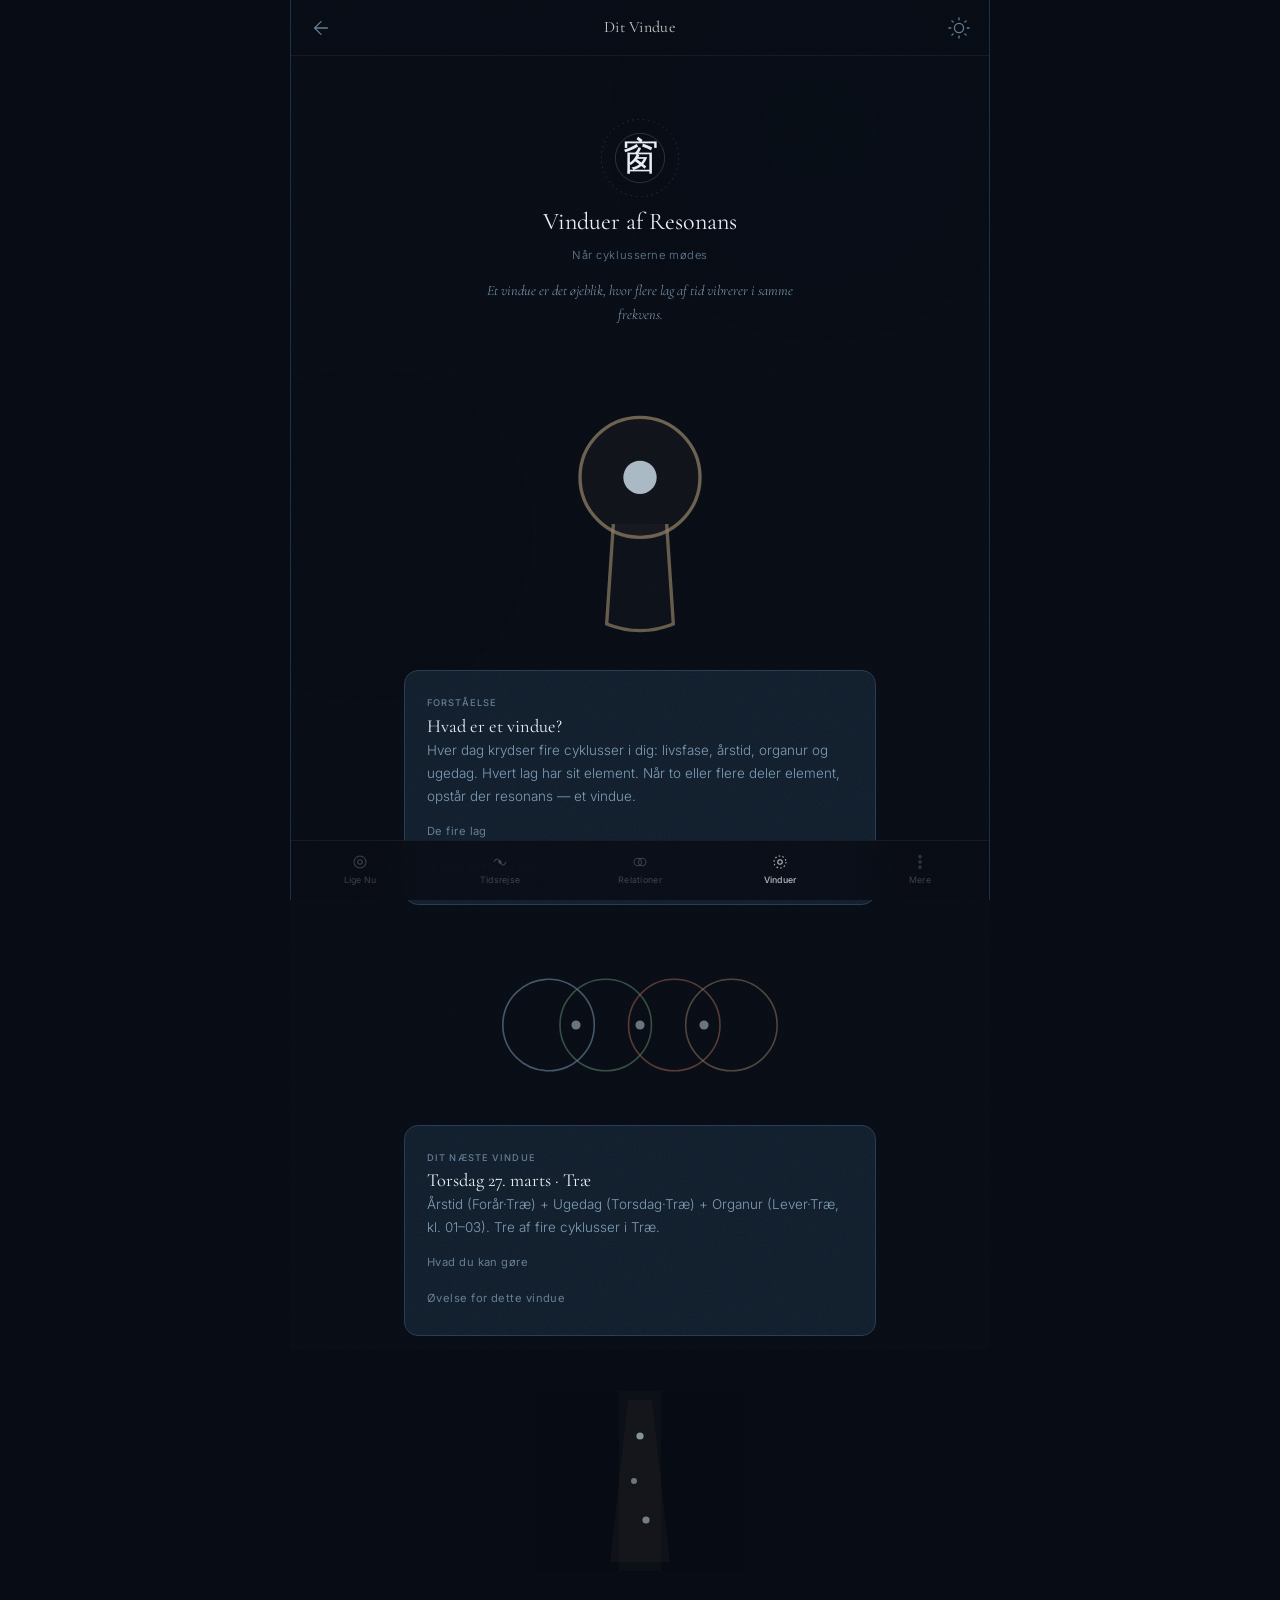
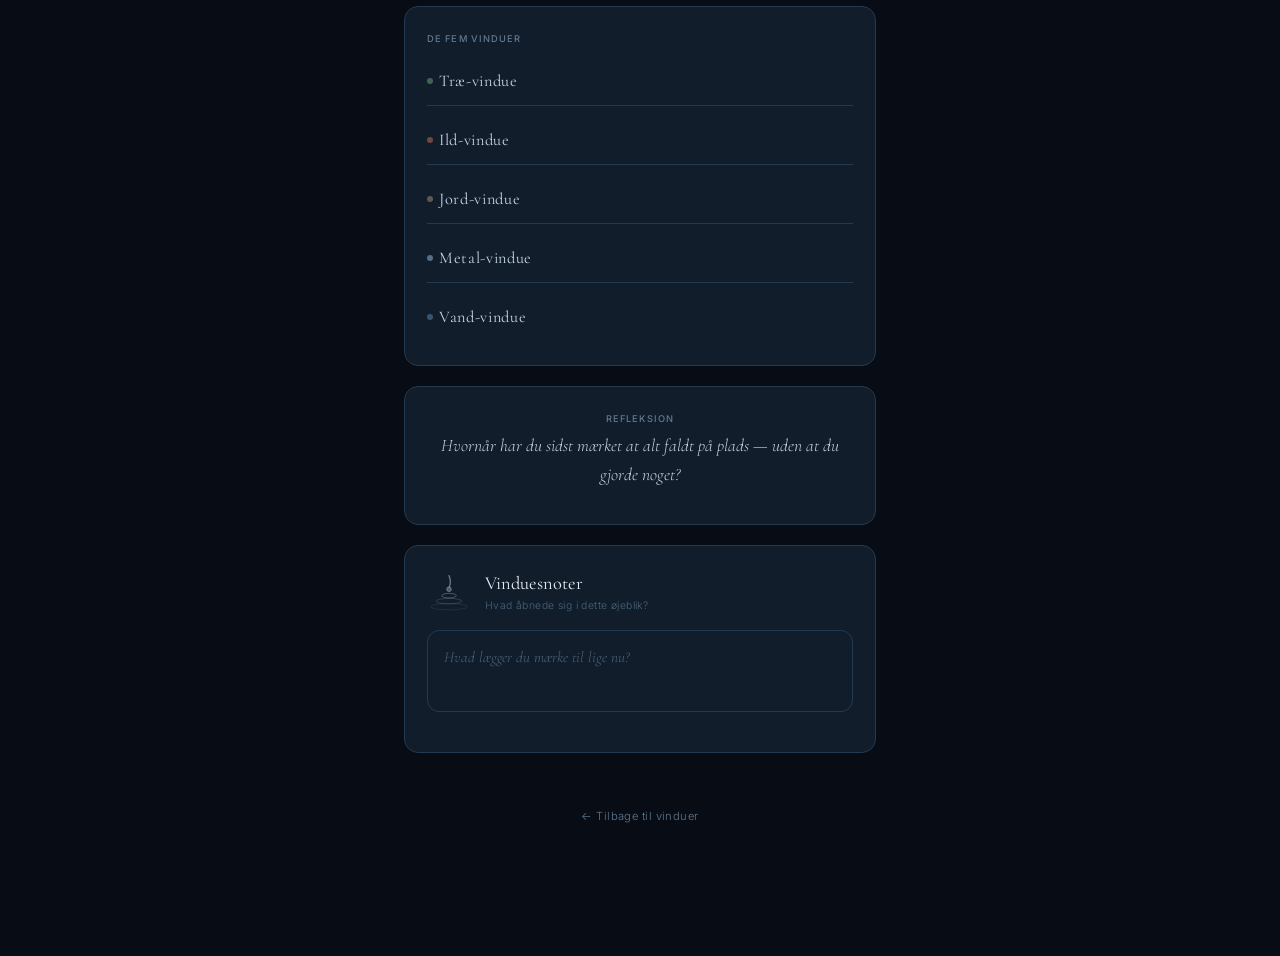
<file: dit-vindue.html>
<!DOCTYPE html>
<html lang="da">
<head>
  <meta charset="UTF-8">
  <meta name="viewport" content="width=device-width, initial-scale=1.0, viewport-fit=cover">
  <title>Dit Vindue — De 9 Livsfaser</title>
  <link rel="preconnect" href="https://fonts.googleapis.com">
  <link rel="preconnect" href="https://fonts.gstatic.com" crossorigin>
  <link href="https://fonts.googleapis.com/css2?family=Cormorant+Garamond:ital,wght@0,300;0,400;0,500;0,600;1,300;1,400;1,500&family=Inter:wght@300;400;500&display=swap" rel="stylesheet">
  <link rel="stylesheet" href="style.css">
  <link rel="stylesheet" href="deep.css">
  <link rel="stylesheet" href="vinduer.css">
  <link rel="stylesheet" href="light.css">
  <script src="theme.js"></script>
</head>
<body class="body--deep">

  <svg class="grain" aria-hidden="true">
    <filter id="grn"><feTurbulence type="fractalNoise" baseFrequency="0.80" numOctaves="4" stitchTiles="stitch"/></filter>
    <rect width="200%" height="200%" filter="url(#grn)"/>
  </svg>

  <div class="ambient" aria-hidden="true">
    <div class="orb orb--1"></div>
    <div class="orb orb--2"></div>
  </div>

  <nav class="topnav topnav--inner scrolled">
    <a href="vinduer.html" class="topnav__btn" aria-label="Tilbage" data-i18n-aria="aria_back">
      <svg viewBox="0 0 24 24" fill="none" stroke="currentColor" stroke-width="1.4" stroke-linecap="round"><path d="M19 12H5M12 19l-7-7 7-7"/></svg>
    </a>
    <span class="topnav__brand" data-i18n="dv_brand">Dit Vindue</span>
    <button class="theme-toggle" aria-label="Skift tema"></button>
  </nav>

  <main class="deep">
    <div class="container">

      <!-- ══ Hero ══ -->
      <header class="dp-hero reveal">
        <div class="dp-hero__symbol dp-hero__symbol--below">
          <svg viewBox="0 0 100 100" fill="none" class="dp-hero__halo">
            <circle cx="50" cy="50" r="44" stroke="rgba(138,122,96,0.40)" stroke-width="0.7" stroke-dasharray="2 4"/>
            <circle cx="50" cy="50" r="28" stroke="rgba(138,122,96,0.50)" stroke-width="0.7"/>
          </svg>
          <span class="dp-hero__char">窗</span>
        </div>
        <h1 class="dp-hero__title" data-i18n="dv_hero_title">Vinduer af Resonans</h1>
        <p class="dp-hero__meta" data-i18n="dv_hero_meta">Når cyklusserne mødes</p>
        <p class="dp-hero__climate"><em data-i18n="dv_hero_climate">Et vindue er det øjeblik, hvor flere lag af tid vibrerer i samme frekvens.</em></p>
      </header>

      <!-- Keyhole — looking through the window -->
      <div class="illo-pause reveal" aria-hidden="true">
        <svg viewBox="0 0 60 80" fill="none" class="illo-keyhole">
          <circle cx="30" cy="28" r="18" stroke="rgba(138,122,96,0.75)" stroke-width="1" fill="rgba(138,122,96,0.06)"/>
          <path d="M22,42 L20,72 Q30,76 40,72 L38,42" stroke="rgba(138,122,96,0.70)" stroke-width="1" fill="rgba(138,122,96,0.04)"/>
          <circle cx="30" cy="28" r="5" fill="rgba(196,213,226,0.85)"/>
        </svg>
      </div>

      <!-- ══ Hvad er et vindue ══ -->
      <section class="dp-section reveal">
        <p class="dp-label" data-i18n="dv_what_label">Forståelse</p>
        <h2 class="dp-heading" data-i18n="dv_what_heading">Hvad er et vindue?</h2>
        <p class="dp-text" data-i18n="dv_what_text">Hver dag krydser fire cyklusser i dig: livsfase, årstid, organur og ugedag. Hvert lag har sit element. Når to eller flere deler element, opstår der resonans — et vindue.</p>
        <div class="dp-expand" data-expand="w1">
          <button class="dp-expand__btn" data-i18n="dv_what_layers">De fire lag</button>
          <div class="dp-expand__body">
            <p class="dp-text" data-i18n="dv_what_layers_text">Livsfasen skifter hvert 7. år. Årstiden hvert kvartal. Organens energi hver 2. time. Ugedagen dagligt. Når de mødes i samme element, forstærkes dets kvalitet eksponentielt.</p>
          </div>
        </div>
        <div class="dp-expand" data-expand="w2">
          <button class="dp-expand__btn" data-i18n="dv_what_degrees">Grader af resonans</button>
          <div class="dp-expand__body">
            <p class="dp-text" data-i18n="dv_what_deg2"><strong style="font-weight:400;color:var(--text-bright)">2 af 4:</strong> Svag resonans — en undertone du kan mærke hvis du lytter.</p>
            <p class="dp-text" style="margin-top:6px" data-i18n="dv_what_deg3"><strong style="font-weight:400;color:var(--text-bright)">3 af 4:</strong> Stærk resonans — elementet pulserer tydeligt i krop og sind.</p>
            <p class="dp-text" style="margin-top:6px" data-i18n="dv_what_deg4"><strong style="font-weight:400;color:var(--text-bright)">4 af 4:</strong> Fuld resonans — sjælden. Alt vibrerer i samme frekvens. Et vindue der kun åbner sig kort.</p>
          </div>
        </div>
      </section>

      <!-- Four rings aligning — the concept visualized -->
      <div class="illo-pause reveal" aria-hidden="true">
        <svg viewBox="0 0 140 70" fill="none" class="illo-four-rings">
          <circle cx="30" cy="35" r="20" stroke="rgba(122,154,181,0.50)" stroke-width="0.7" fill="none"/>
          <circle cx="55" cy="35" r="20" stroke="rgba(90,138,106,0.50)" stroke-width="0.7" fill="none"/>
          <circle cx="85" cy="35" r="20" stroke="rgba(160,96,80,0.50)" stroke-width="0.7" fill="none"/>
          <circle cx="110" cy="35" r="20" stroke="rgba(138,122,96,0.50)" stroke-width="0.7" fill="none"/>
          <!-- Overlap zones glow -->
          <circle cx="42" cy="35" r="2" fill="rgba(196,213,226,0.50)"/>
          <circle cx="70" cy="35" r="2" fill="rgba(196,213,226,0.50)"/>
          <circle cx="98" cy="35" r="2" fill="rgba(196,213,226,0.50)"/>
        </svg>
      </div>

      <!-- ══ Dit næste vindue ══ -->
      <section class="dp-section reveal">
        <p class="dp-label" data-i18n="dv_next_label">Dit næste vindue</p>
        <h2 class="dp-heading" data-i18n="dv_next_heading">Torsdag 27. marts · Træ</h2>
        <p class="dp-text" data-i18n="dv_next_text">Årstid (Forår·Træ) + Ugedag (Torsdag·Træ) + Organur (Lever·Træ, kl. 01–03). Tre af fire cyklusser i Træ.</p>
        <div class="dp-expand" data-expand="w3">
          <button class="dp-expand__btn" data-i18n="dv_next_action">Hvad du kan gøre</button>
          <div class="dp-expand__body">
            <p class="dp-text" data-i18n="dv_next_action_text">Træ-resonans handler om retning og vækst. Brug dette vindue til at sætte en intention — ikke en plan, men en retning. Skriv ét ord der beskriver hvad du vil gro mod. Lad det ligge i dig.</p>
          </div>
        </div>
        <div class="dp-expand" data-expand="w4">
          <button class="dp-expand__btn" data-i18n="dv_next_exercise">Øvelse for dette vindue</button>
          <div class="dp-expand__body">
            <p class="dp-text" data-i18n="dv_next_exercise_text">Stå oprejst. Mærk fødderne som rødder. Stræk armene opad som grene. Hold 30 sekunder. Mærk retningen — opad. Træets bevægelse er altid opad, også når det er svært.</p>
          </div>
        </div>
      </section>

      <!-- A single beam of light through a narrow opening -->
      <div class="illo-pause reveal" aria-hidden="true">
        <svg viewBox="0 0 80 70" fill="none" class="illo-beam">
          <!-- Dark walls -->
          <rect x="5" y="5" width="28" height="60" fill="rgba(8,12,20,0.20)" rx="2"/>
          <rect x="47" y="5" width="28" height="60" fill="rgba(8,12,20,0.20)" rx="2"/>
          <!-- The opening -->
          <rect x="33" y="5" width="14" height="60" fill="rgba(138,122,96,0.04)"/>
          <!-- Light beam spreading down -->
          <path d="M36,8 L30,62 L50,62 L44,8Z" fill="rgba(138,122,96,0.06)" stroke="none"/>
          <!-- Light particles -->
          <circle cx="40" cy="20" r="1.2" fill="rgba(196,213,226,0.65)"/>
          <circle cx="38" cy="35" r="1" fill="rgba(196,213,226,0.50)"/>
          <circle cx="42" cy="48" r="1.2" fill="rgba(196,213,226,0.55)"/>
        </svg>
      </div>

      <!-- ══ De fem element-vinduer ══ -->
      <section class="dp-section reveal">
        <p class="dp-label" data-i18n="dv_five_label">De fem vinduer</p>
        <div class="dp-expand" data-expand="ew1">
          <button class="dp-expand__btn dp-expand__btn--tema"><span class="dp-tema-dot" style="background:rgba(90,138,106,0.65)"></span><span data-i18n="dv_wood">Træ-vindue</span></button>
          <div class="dp-expand__body"><p class="dp-text" data-i18n="dv_wood_text">Vækst, retning, nye begyndelser. Bedst til at sætte intentioner og starte projekter. Kroppen vil bevæge sig — gå en tur, stræk dig.</p></div>
        </div>
        <div class="dp-expand" data-expand="ew2">
          <button class="dp-expand__btn dp-expand__btn--tema"><span class="dp-tema-dot" style="background:rgba(160,96,80,0.65)"></span><span data-i18n="dv_fire">Ild-vindue</span></button>
          <div class="dp-expand__body"><p class="dp-text" data-i18n="dv_fire_text">Forbindelse, glæde, åbenhed. Bedst til samtaler, kreativt arbejde, at møde mennesker. Hjertet banker hurtigere.</p></div>
        </div>
        <div class="dp-expand" data-expand="ew3">
          <button class="dp-expand__btn dp-expand__btn--tema"><span class="dp-tema-dot" style="background:rgba(138,122,96,0.65)"></span><span data-i18n="dv_earth">Jord-vindue</span></button>
          <div class="dp-expand__body"><p class="dp-text" data-i18n="dv_earth_text">Næring, fundament, omsorg. Bedst til at tage sig af andre og sig selv. Lav mad, ryd op, skab struktur.</p></div>
        </div>
        <div class="dp-expand" data-expand="ew4">
          <button class="dp-expand__btn dp-expand__btn--tema"><span class="dp-tema-dot" style="background:rgba(122,154,181,0.65)"></span><span data-i18n="dv_metal">Metal-vindue</span></button>
          <div class="dp-expand__body"><p class="dp-text" data-i18n="dv_metal_text">Klarhed, skelneevne, slippe. Bedst til at rydde op — fysisk og mentalt. Sige nej. Trække vejret dybt.</p></div>
        </div>
        <div class="dp-expand" data-expand="ew5">
          <button class="dp-expand__btn dp-expand__btn--tema"><span class="dp-tema-dot" style="background:rgba(80,112,160,0.65)"></span><span data-i18n="dv_water">Vand-vindue</span></button>
          <div class="dp-expand__body"><p class="dp-text" data-i18n="dv_water_text">Dybde, stilhed, visdom. Bedst til meditation, journalskrivning, at lytte indad. Kroppen vil hvile.</p></div>
        </div>
      </section>

      <!-- ══ Refleksion ══ -->
      <section class="dp-section dp-section--center reveal">
        <p class="dp-label" data-i18n="dv_reflection_label">Refleksion</p>
        <p class="dp-reflection"><em data-i18n="dv_reflection">Hvornår har du sidst mærket at alt faldt på plads — uden at du gjorde noget?</em></p>
      </section>

      <section class="dp-section reveal">
        <div class="journal-header">
          <div class="journal-header__illo">
            <svg viewBox="0 0 48 48" fill="none">
              <path d="M24,6 Q27,14 24,19" stroke="rgba(196,213,226,0.85)" stroke-width="1.2" stroke-linecap="round" fill="none"/>
              <circle cx="24" cy="21" r="2.5" fill="rgba(196,213,226,0.45)" stroke="rgba(196,213,226,0.75)" stroke-width="0.9"/>
              <ellipse cx="24" cy="28" rx="8" ry="2.5" stroke="rgba(196,213,226,0.60)" stroke-width="0.8" fill="none"/>
              <ellipse cx="24" cy="34" rx="14" ry="3" stroke="rgba(196,213,226,0.40)" stroke-width="0.7" fill="none"/>
              <ellipse cx="24" cy="40" rx="20" ry="3.5" stroke="rgba(196,213,226,0.25)" stroke-width="0.6" fill="none"/>
            </svg>
          </div>
          <div class="journal-header__text">
            <h3 class="journal-header__title" data-i18n="journal_win_title">Vinduesnoter</h3>
            <p class="journal-header__sub" data-i18n="journal_win_sub">Hvad åbnede sig i dette øjeblik?</p>
          </div>
        </div>
        <div class="journal" data-journal-theme="windows">
          <textarea class="journal__area" data-i18n-placeholder="journal_placeholder" placeholder="Hvad lægger du mærke til lige nu?"></textarea>
          <div class="journal__actions">
            <span class="journal__saved" data-i18n="journal_saved">Gemt</span>
            <button class="journal__save" data-i18n="journal_save" disabled>Gem</button>
          </div>
        </div>
      </section>

      <div class="dp-back reveal">
        <a href="vinduer.html" data-i18n="dv_back">← Tilbage til vinduer</a>
      </div>
    </div>
  </main>

  <nav class="tabbar">
    <a href="index.html" class="tab"><svg viewBox="0 0 24 24" fill="none" stroke="currentColor" stroke-width="1.4"><circle cx="12" cy="12" r="8"/><circle cx="12" cy="12" r="3"/></svg><span data-i18n="tab_now">Lige Nu</span></a>
    <a href="tidsrejse.html" class="tab"><svg viewBox="0 0 24 24" fill="none" stroke="currentColor" stroke-width="1.4"><path d="M4,12 Q8,4 12,12 Q16,20 20,12"/><circle cx="12" cy="12" r="1.5"/></svg><span data-i18n="tab_time">Tidsrejse</span></a>
    <a href="relationer.html" class="tab"><svg viewBox="0 0 24 24" fill="none" stroke="currentColor" stroke-width="1.4"><circle cx="9" cy="12" r="5"/><circle cx="15" cy="12" r="5"/></svg><span data-i18n="tab_rel">Relationer</span></a>
    <a href="vinduer.html" class="tab active"><svg viewBox="0 0 24 24" fill="none" stroke="currentColor" stroke-width="1.4"><circle cx="12" cy="12" r="8" stroke-dasharray="2 3"/><circle cx="12" cy="12" r="3"/></svg><span data-i18n="tab_win">Vinduer</span></a>
    <a href="mere.html" class="tab"><svg viewBox="0 0 24 24" fill="none" stroke="currentColor" stroke-width="1.4"><circle cx="12" cy="5" r="1.5"/><circle cx="12" cy="12" r="1.5"/><circle cx="12" cy="19" r="1.5"/></svg><span data-i18n="tab_more">Mere</span></a>
  </nav>

  <script src="menu.js"></script>
  <script src="translations.js"></script>
  <script src="i18n.js"></script>
  <script src="journal.js"></script>
  <script>
  document.querySelectorAll('.reveal').forEach((el, i) => {
    setTimeout(() => el.classList.add('visible'), 80 + i * 70);
  });
  function _getHide() {
    var lang = (window.i18n && window.i18n.getLang) ? window.i18n.getLang() : 'da';
    var dict = window.TRANSLATIONS && window.TRANSLATIONS[lang];
    return (dict && dict.btn_hide) || 'Skjul';
  }
  document.querySelectorAll('.dp-expand__btn').forEach(btn => {
    btn.addEventListener('click', () => {
      const wrap = btn.closest('.dp-expand');
      wrap.classList.toggle('open');
      if (wrap.classList.contains('open')) {
        btn.textContent = _getHide();
      } else {
        btn.textContent = btn.dataset.openText || btn.textContent;
      }
    });
    btn.dataset.openText = btn.textContent;
  });
  </script>
</body>
</html>
</file>
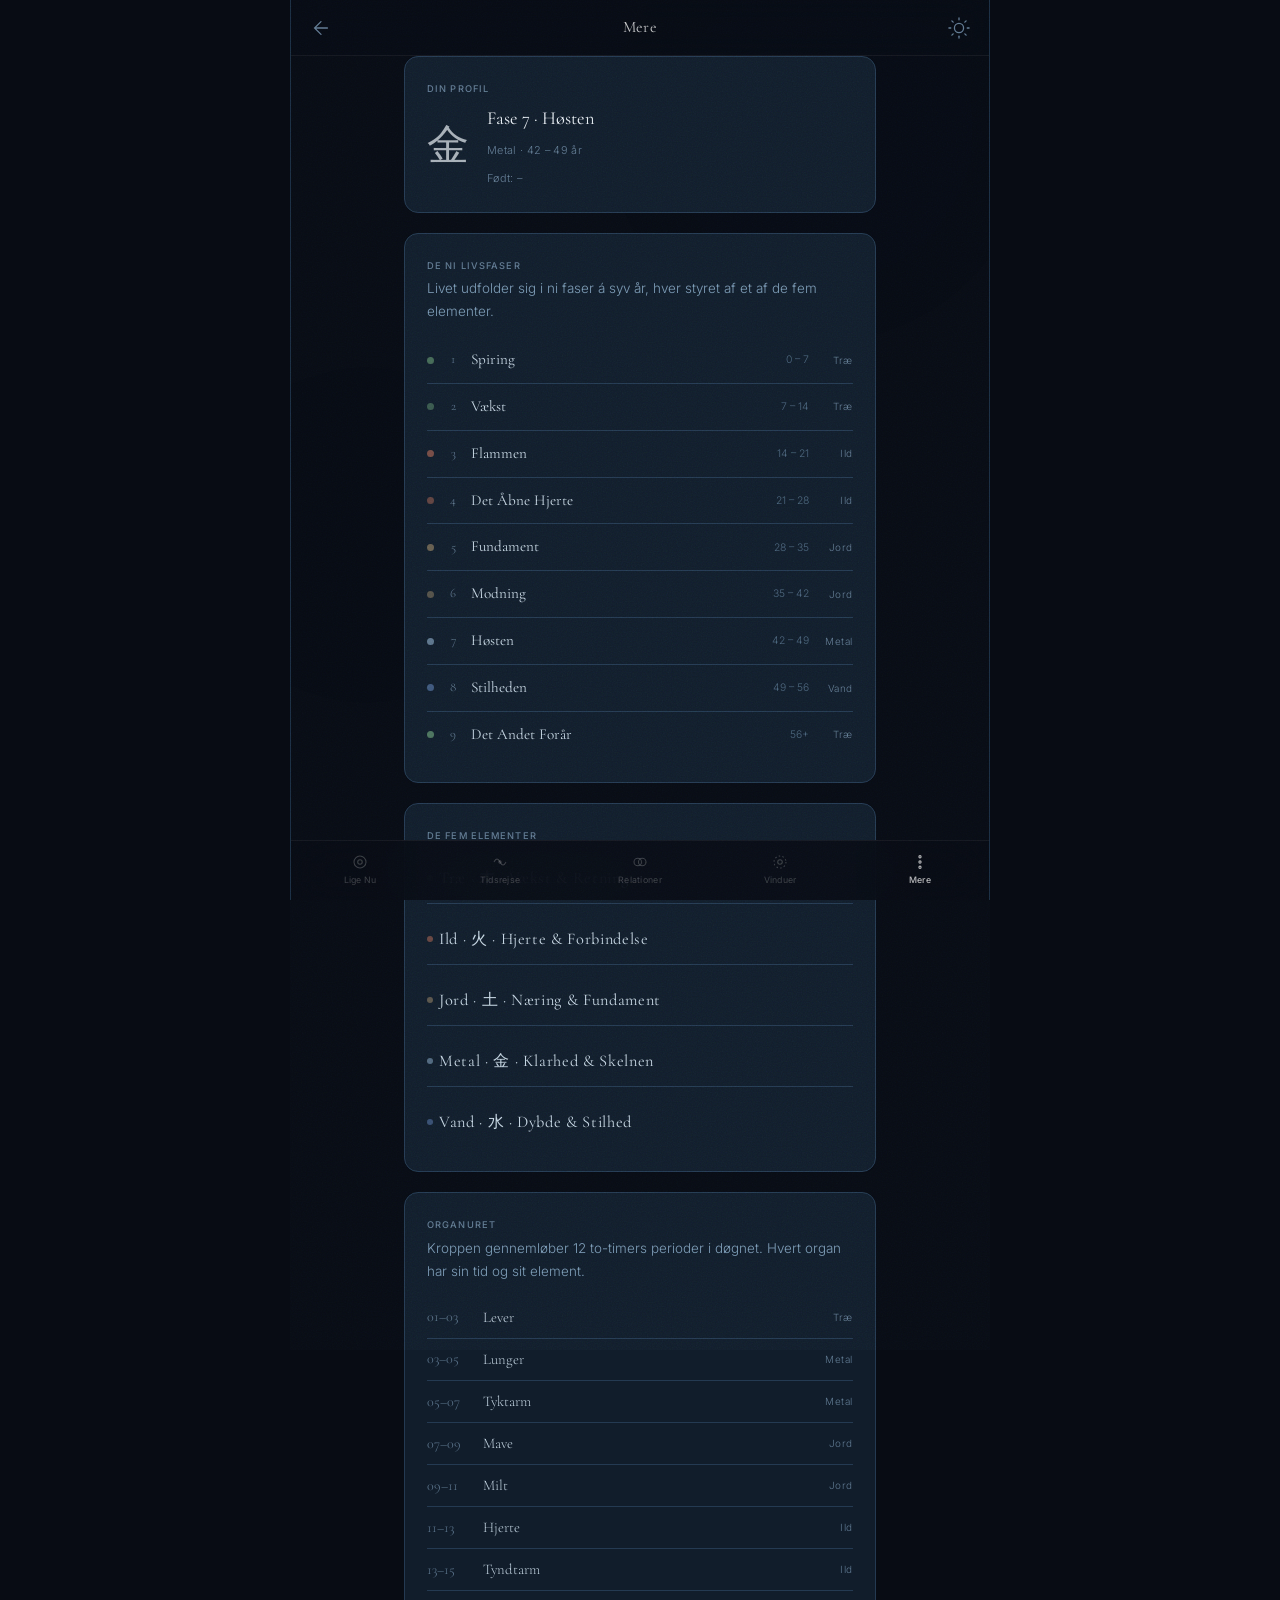
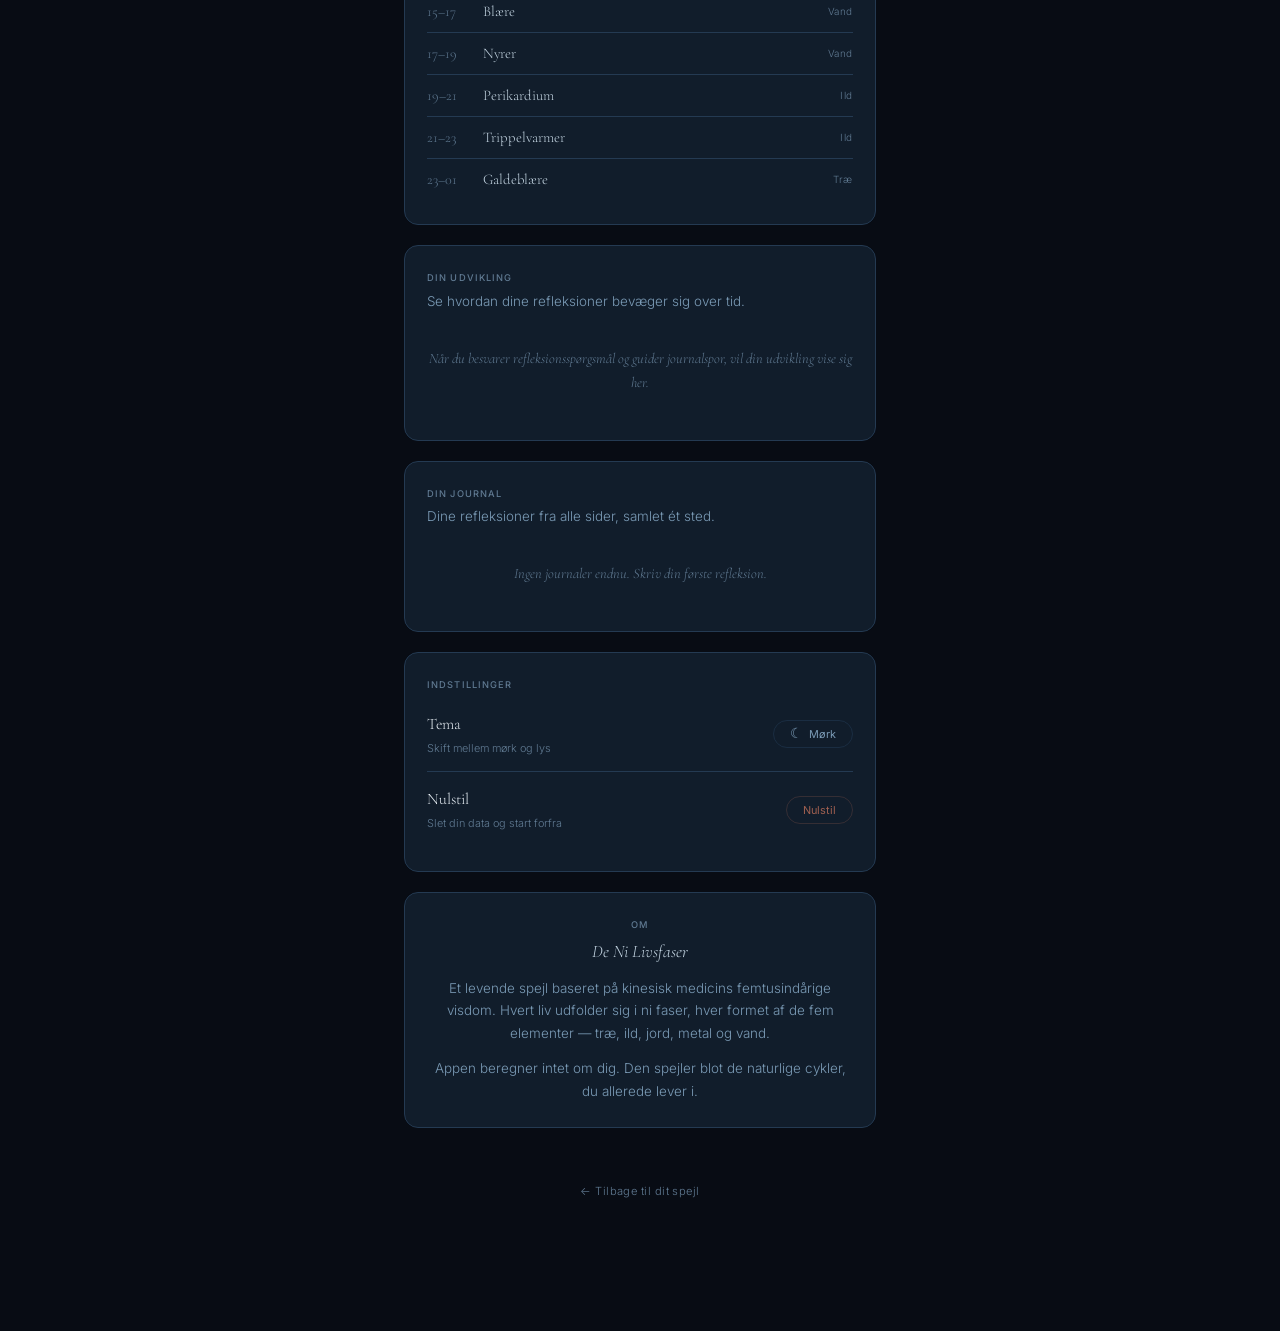
<file: mere.html>
<!DOCTYPE html>
<html lang="da">
<head>
  <meta charset="UTF-8">
  <meta name="viewport" content="width=device-width, initial-scale=1.0, viewport-fit=cover">
  <title>Mere — De 9 Livsfaser</title>
  <link rel="preconnect" href="https://fonts.googleapis.com">
  <link rel="preconnect" href="https://fonts.gstatic.com" crossorigin>
  <link href="https://fonts.googleapis.com/css2?family=Cormorant+Garamond:ital,wght@0,300;0,400;0,500;0,600;1,300;1,400;1,500&family=Inter:wght@300;400;500&display=swap" rel="stylesheet">
  <link rel="stylesheet" href="style.css">
  <link rel="stylesheet" href="deep.css">
  <link rel="stylesheet" href="light.css">
  <script src="theme.js"></script>
  <script src="translations.js"></script>
  <script src="i18n.js"></script>
</head>
<body class="body--deep">

  <svg class="grain" aria-hidden="true">
    <filter id="grn"><feTurbulence type="fractalNoise" baseFrequency="0.80" numOctaves="4" stitchTiles="stitch"/></filter>
    <rect width="200%" height="200%" filter="url(#grn)"/>
  </svg>

  <div class="ambient" aria-hidden="true">
    <div class="orb orb--1"></div>
    <div class="orb orb--2"></div>
  </div>

  <nav class="topnav topnav--inner scrolled">
    <a href="index.html" class="topnav__btn" aria-label="Tilbage">
      <svg viewBox="0 0 24 24" fill="none" stroke="currentColor" stroke-width="1.4" stroke-linecap="round"><path d="M19 12H5M12 19l-7-7 7-7"/></svg>
    </a>
    <span class="topnav__brand" data-i18n="mere_brand">Mere</span>
    <button class="theme-toggle" aria-label="Skift tema"></button>
  </nav>

  <main class="deep">
    <div class="container">

      <!-- ══ Din Profil ══ -->
      <section class="dp-section reveal">
        <p class="dp-label" data-i18n="mere_profile_label">Din Profil</p>
        <div class="mere-profile">
          <div class="mere-profile__char" id="mere-char">金</div>
          <div class="mere-profile__info">
            <h2 class="dp-heading" id="mere-phase" data-i18n="mere_phase_default">Fase 7 · Høsten</h2>
            <p class="dp-meta" id="mere-element" data-i18n="mere_element_default">Metal · 42 – 49 år</p>
            <p class="dp-meta" id="mere-birthday" data-i18n="mere_born_default">Født: –</p>
          </div>
        </div>
      </section>

      <!-- ══ De Ni Faser ══ -->
      <section class="dp-section reveal">
        <p class="dp-label" data-i18n="mere_phases_label">De Ni Livsfaser</p>
        <p class="dp-text" style="margin-bottom:14px" data-i18n="mere_phases_intro">Livet udfolder sig i ni faser á syv år, hver styret af et af de fem elementer.</p>

        <div class="mere-phases">
          <div class="mere-phase">
            <span class="mere-phase__dot" style="background:rgba(90,138,106,0.70)"></span>
            <span class="mere-phase__num">1</span>
            <span class="mere-phase__name" data-i18n="phase_1">Spiring</span>
            <span class="mere-phase__range">0 – 7</span>
            <span class="mere-phase__el" data-i18n="elem_wood">Træ</span>
          </div>
          <div class="mere-phase">
            <span class="mere-phase__dot" style="background:rgba(90,138,106,0.55)"></span>
            <span class="mere-phase__num">2</span>
            <span class="mere-phase__name" data-i18n="phase_2">Vækst</span>
            <span class="mere-phase__range">7 – 14</span>
            <span class="mere-phase__el" data-i18n="elem_wood">Træ</span>
          </div>
          <div class="mere-phase">
            <span class="mere-phase__dot" style="background:rgba(160,96,80,0.70)"></span>
            <span class="mere-phase__num">3</span>
            <span class="mere-phase__name" data-i18n="phase_3">Flammen</span>
            <span class="mere-phase__range">14 – 21</span>
            <span class="mere-phase__el" data-i18n="elem_fire">Ild</span>
          </div>
          <div class="mere-phase">
            <span class="mere-phase__dot" style="background:rgba(160,96,80,0.55)"></span>
            <span class="mere-phase__num">4</span>
            <span class="mere-phase__name" data-i18n="phase_4">Det Åbne Hjerte</span>
            <span class="mere-phase__range">21 – 28</span>
            <span class="mere-phase__el" data-i18n="elem_fire">Ild</span>
          </div>
          <div class="mere-phase">
            <span class="mere-phase__dot" style="background:rgba(138,122,96,0.70)"></span>
            <span class="mere-phase__num">5</span>
            <span class="mere-phase__name" data-i18n="phase_5">Fundament</span>
            <span class="mere-phase__range">28 – 35</span>
            <span class="mere-phase__el" data-i18n="elem_earth">Jord</span>
          </div>
          <div class="mere-phase">
            <span class="mere-phase__dot" style="background:rgba(138,122,96,0.55)"></span>
            <span class="mere-phase__num">6</span>
            <span class="mere-phase__name" data-i18n="phase_6">Modning</span>
            <span class="mere-phase__range">35 – 42</span>
            <span class="mere-phase__el" data-i18n="elem_earth">Jord</span>
          </div>
          <div class="mere-phase">
            <span class="mere-phase__dot" style="background:rgba(122,154,181,0.70)"></span>
            <span class="mere-phase__num">7</span>
            <span class="mere-phase__name" data-i18n="phase_7">Høsten</span>
            <span class="mere-phase__range">42 – 49</span>
            <span class="mere-phase__el" data-i18n="elem_metal">Metal</span>
          </div>
          <div class="mere-phase">
            <span class="mere-phase__dot" style="background:rgba(80,112,160,0.70)"></span>
            <span class="mere-phase__num">8</span>
            <span class="mere-phase__name" data-i18n="phase_8">Stilheden</span>
            <span class="mere-phase__range">49 – 56</span>
            <span class="mere-phase__el" data-i18n="elem_water">Vand</span>
          </div>
          <div class="mere-phase">
            <span class="mere-phase__dot" style="background:rgba(90,138,106,0.80)"></span>
            <span class="mere-phase__num">9</span>
            <span class="mere-phase__name" data-i18n="phase_9">Det Andet Forår</span>
            <span class="mere-phase__range">56+</span>
            <span class="mere-phase__el" data-i18n="elem_wood">Træ</span>
          </div>
        </div>
      </section>

      <!-- ══ De Fem Elementer ══ -->
      <section class="dp-section reveal">
        <p class="dp-label" data-i18n="mere_elements_label">De Fem Elementer</p>
        <div class="dp-expand" data-expand="el-wood">
          <button class="dp-expand__btn dp-expand__btn--tema" data-i18n-btn="mere_el_wood_btn"><span class="dp-tema-dot" style="background:rgba(90,138,106,0.60)"></span><span data-i18n="mere_el_wood_btn">Træ · 木 · Vækst & Retning</span></button>
          <div class="dp-expand__body"><p class="dp-text" data-i18n="mere_el_wood_text">Træet er livets begyndelse og genkomst. Lever, galdeblære, forår, vind. Evnen til at have en retning og vokse mod den.</p></div>
        </div>
        <div class="dp-expand" data-expand="el-fire">
          <button class="dp-expand__btn dp-expand__btn--tema" data-i18n-btn="mere_el_fire_btn"><span class="dp-tema-dot" style="background:rgba(160,96,80,0.60)"></span><span data-i18n="mere_el_fire_btn">Ild · 火 · Hjerte & Forbindelse</span></button>
          <div class="dp-expand__body"><p class="dp-text" data-i18n="mere_el_fire_text">Ilden er hjertets element. Hjerte, tyndtarm, sommer, varme. Evnen til at forbinde sig, elske og blive set.</p></div>
        </div>
        <div class="dp-expand" data-expand="el-earth">
          <button class="dp-expand__btn dp-expand__btn--tema" data-i18n-btn="mere_el_earth_btn"><span class="dp-tema-dot" style="background:rgba(138,122,96,0.60)"></span><span data-i18n="mere_el_earth_btn">Jord · 土 · Næring & Fundament</span></button>
          <div class="dp-expand__body"><p class="dp-text" data-i18n="mere_el_earth_text">Jorden er midten, fundamentet. Mave, milt, sensommer, fugt. Evnen til at nære og blive næret — at være til stede.</p></div>
        </div>
        <div class="dp-expand" data-expand="el-metal">
          <button class="dp-expand__btn dp-expand__btn--tema" data-i18n-btn="mere_el_metal_btn"><span class="dp-tema-dot" style="background:rgba(122,154,181,0.60)"></span><span data-i18n="mere_el_metal_btn">Metal · 金 · Klarhed & Skelnen</span></button>
          <div class="dp-expand__body"><p class="dp-text" data-i18n="mere_el_metal_text">Metal er efterårets element. Lunger, tyktarm, tørhed. Evnen til at slippe det overflødige og finde det essentielle.</p></div>
        </div>
        <div class="dp-expand" data-expand="el-water">
          <button class="dp-expand__btn dp-expand__btn--tema" data-i18n-btn="mere_el_water_btn"><span class="dp-tema-dot" style="background:rgba(80,112,160,0.60)"></span><span data-i18n="mere_el_water_btn">Vand · 水 · Dybde & Stilhed</span></button>
          <div class="dp-expand__body"><p class="dp-text" data-i18n="mere_el_water_text">Vand er livets dybeste lag. Nyrer, blære, vinter, kulde. Evnen til at hvile, lytte indad og samle visdom.</p></div>
        </div>
      </section>

      <!-- ══ Organur ══ -->
      <section class="dp-section reveal">
        <p class="dp-label" data-i18n="mere_clock_label">Organuret</p>
        <p class="dp-text" style="margin-bottom:14px" data-i18n="mere_clock_intro">Kroppen gennemløber 12 to-timers perioder i døgnet. Hvert organ har sin tid og sit element.</p>
        <div class="mere-clock">
          <div class="mere-clock__row"><span class="mere-clock__time">01–03</span><span class="mere-clock__organ" data-i18n="organ_liver">Lever</span><span class="mere-clock__el" data-i18n="elem_wood">Træ</span></div>
          <div class="mere-clock__row"><span class="mere-clock__time">03–05</span><span class="mere-clock__organ" data-i18n="organ_lungs">Lunger</span><span class="mere-clock__el" data-i18n="elem_metal">Metal</span></div>
          <div class="mere-clock__row"><span class="mere-clock__time">05–07</span><span class="mere-clock__organ" data-i18n="organ_large_intestine">Tyktarm</span><span class="mere-clock__el" data-i18n="elem_metal">Metal</span></div>
          <div class="mere-clock__row"><span class="mere-clock__time">07–09</span><span class="mere-clock__organ" data-i18n="organ_stomach">Mave</span><span class="mere-clock__el" data-i18n="elem_earth">Jord</span></div>
          <div class="mere-clock__row"><span class="mere-clock__time">09–11</span><span class="mere-clock__organ" data-i18n="organ_spleen">Milt</span><span class="mere-clock__el" data-i18n="elem_earth">Jord</span></div>
          <div class="mere-clock__row"><span class="mere-clock__time">11–13</span><span class="mere-clock__organ" data-i18n="organ_heart">Hjerte</span><span class="mere-clock__el" data-i18n="elem_fire">Ild</span></div>
          <div class="mere-clock__row"><span class="mere-clock__time">13–15</span><span class="mere-clock__organ" data-i18n="organ_small_intestine">Tyndtarm</span><span class="mere-clock__el" data-i18n="elem_fire">Ild</span></div>
          <div class="mere-clock__row"><span class="mere-clock__time">15–17</span><span class="mere-clock__organ" data-i18n="organ_bladder">Blære</span><span class="mere-clock__el" data-i18n="elem_water">Vand</span></div>
          <div class="mere-clock__row"><span class="mere-clock__time">17–19</span><span class="mere-clock__organ" data-i18n="organ_kidneys">Nyrer</span><span class="mere-clock__el" data-i18n="elem_water">Vand</span></div>
          <div class="mere-clock__row"><span class="mere-clock__time">19–21</span><span class="mere-clock__organ" data-i18n="organ_pericardium">Perikardium</span><span class="mere-clock__el" data-i18n="elem_fire">Ild</span></div>
          <div class="mere-clock__row"><span class="mere-clock__time">21–23</span><span class="mere-clock__organ" data-i18n="organ_triple_heater">Trippelvarmer</span><span class="mere-clock__el" data-i18n="elem_fire">Ild</span></div>
          <div class="mere-clock__row"><span class="mere-clock__time">23–01</span><span class="mere-clock__organ" data-i18n="organ_gallbladder">Galdeblære</span><span class="mere-clock__el" data-i18n="elem_wood">Træ</span></div>
        </div>
      </section>

      <!-- ══ Din Udvikling ══ -->
      <section class="dp-section reveal">
        <p class="dp-label">Din Udvikling</p>
        <p class="dp-text" style="margin-bottom:14px">Se hvordan dine refleksioner bevæger sig over tid.</p>
        <div id="timeline-view">
          <p class="journal-empty" id="timeline-empty">Når du besvarer refleksionsspørgsmål og guider journalspor, vil din udvikling vise sig her.</p>
        </div>
      </section>

      <!-- ══ Din Journal ══ -->
      <section class="dp-section reveal">
        <p class="dp-label" data-i18n="mere_journal_label">Din Journal</p>
        <p class="dp-text" style="margin-bottom:14px" data-i18n="mere_journal_intro">Dine refleksioner fra alle sider, samlet ét sted.</p>
        <div id="journal-entries"></div>
      </section>

      <!-- ══ Indstillinger ══ -->
      <section class="dp-section reveal">
        <p class="dp-label" data-i18n="mere_settings_label">Indstillinger</p>

        <div class="mere-setting">
          <div class="mere-setting__left">
            <p class="mere-setting__title" data-i18n="mere_theme_title">Tema</p>
            <p class="mere-setting__desc" data-i18n="mere_theme_desc">Skift mellem mørk og lys</p>
          </div>
          <button class="mere-theme-btn" id="mere-theme-btn">
            <span class="mere-theme-btn__icon" id="mere-theme-icon"></span>
            <span id="mere-theme-label">Mørk</span>
          </button>
        </div>

        <div class="mere-setting">
          <div class="mere-setting__left">
            <p class="mere-setting__title" data-i18n="mere_reset_title">Nulstil</p>
            <p class="mere-setting__desc" data-i18n="mere_reset_desc">Slet din data og start forfra</p>
          </div>
          <button class="mere-reset-btn" id="mere-reset-btn" data-i18n="mere_reset_btn">Nulstil</button>
        </div>
      </section>

      <!-- ══ Om ══ -->
      <section class="dp-section dp-section--center reveal">
        <p class="dp-label" data-i18n="mere_about_label">Om</p>
        <p class="dp-reflection"><em data-i18n="mere_about_name">De Ni Livsfaser</em></p>
        <p class="dp-text" data-i18n="mere_about_text">Et levende spejl baseret på kinesisk medicins femtusindårige visdom. Hvert liv udfolder sig i ni faser, hver formet af de fem elementer — træ, ild, jord, metal og vand.</p>
        <p class="dp-text" style="margin-top:12px" data-i18n="mere_about_text2">Appen beregner intet om dig. Den spejler blot de naturlige cykler, du allerede lever i.</p>
      </section>

      <div class="dp-back reveal">
        <a href="index.html" data-i18n="mere_back">← Tilbage til dit spejl</a>
      </div>

    </div>
  </main>

  <nav class="tabbar">
    <a href="index.html" class="tab"><svg viewBox="0 0 24 24" fill="none" stroke="currentColor" stroke-width="1.4"><circle cx="12" cy="12" r="8"/><circle cx="12" cy="12" r="3"/></svg><span data-i18n="tab_now">Lige Nu</span></a>
    <a href="tidsrejse.html" class="tab"><svg viewBox="0 0 24 24" fill="none" stroke="currentColor" stroke-width="1.4"><path d="M4,12 Q8,4 12,12 Q16,20 20,12"/><circle cx="12" cy="12" r="1.5"/></svg><span data-i18n="tab_time">Tidsrejse</span></a>
    <a href="relationer.html" class="tab"><svg viewBox="0 0 24 24" fill="none" stroke="currentColor" stroke-width="1.4"><circle cx="9" cy="12" r="5"/><circle cx="15" cy="12" r="5"/></svg><span data-i18n="tab_rel">Relationer</span></a>
    <a href="vinduer.html" class="tab"><svg viewBox="0 0 24 24" fill="none" stroke="currentColor" stroke-width="1.4"><circle cx="12" cy="12" r="8" stroke-dasharray="2 3"/><circle cx="12" cy="12" r="3"/></svg><span data-i18n="tab_win">Vinduer</span></a>
    <a href="mere.html" class="tab active"><svg viewBox="0 0 24 24" fill="none" stroke="currentColor" stroke-width="1.4"><circle cx="12" cy="5" r="1.5"/><circle cx="12" cy="12" r="1.5"/><circle cx="12" cy="19" r="1.5"/></svg><span data-i18n="tab_more">Mere</span></a>
  </nav>

  <script src="menu.js"></script>
  <script src="reflection-store.js"></script>
  <script src="journal.js"></script>
  <script>
  // ── Timeline rendering ──
  (function() {
    var container = document.getElementById('timeline-view');
    var emptyMsg = document.getElementById('timeline-empty');
    if (!container) return;

    var sectionLabels = {
      feeling: 'Fasens Følelse',
      body: 'Kroppen',
      relations: 'Relationer',
      practice: 'Praksis'
    };
    var themeLabels = {
      'krop': 'Kroppen',
      'følelser': 'Følelserne',
      'relationer': 'Relationerne',
      'retning': 'Retningen'
    };

    function renderTimeline() {
      var weeks = window.ReflectionStore.getTimelineGroupedByWeek();
      if (!weeks.length) {
        emptyMsg.style.display = '';
        return;
      }
      emptyMsg.style.display = 'none';

      var html = '';
      weeks.forEach(function(week, wi) {
        var d = new Date(week.startDate);
        var weekLabel = d.toLocaleDateString('da-DK', { day: 'numeric', month: 'long' });
        html += '<div class="timeline-week' + (wi === 0 ? ' timeline-week--current' : '') + '">';
        html += '<div class="timeline-week__header">';
        html += '<span class="timeline-week__dot"></span>';
        html += '<span class="timeline-week__label">' + (wi === 0 ? 'Denne uge' : 'Uge fra ' + weekLabel) + '</span>';
        html += '</div>';
        html += '<div class="timeline-week__items">';

        week.items.forEach(function(item) {
          var itemDate = new Date(item.date).toLocaleDateString('da-DK', { day: 'numeric', month: 'short' });
          if (item.type === 'reflection') {
            var r = item.data;
            var label = sectionLabels[r.section] || r.section;
            html += '<div class="timeline-item timeline-item--reflection">';
            html += '<p class="timeline-item__meta">' + label + ' · ' + itemDate + '</p>';
            html += '<p class="timeline-item__text">' + r.choiceText + '</p>';
            html += '</div>';
          } else if (item.type === 'guided') {
            var g = item.data;
            var theme = themeLabels[g.theme] || g.theme;
            html += '<div class="timeline-item timeline-item--guided">';
            html += '<p class="timeline-item__meta">Guidet refleksion · ' + theme + ' · ' + itemDate + '</p>';
            g.steps.forEach(function(s, si) {
              if (si === 0 || !s.answer) return;
              html += '<p class="timeline-item__step"><span class="timeline-item__q">' + s.question + '</span></p>';
              html += '<p class="timeline-item__a">' + s.answer + '</p>';
            });
            html += '</div>';
          }
        });

        html += '</div></div>';
      });

      // Add comparison narrative if there are reflections from different dates
      var reflections = window.ReflectionStore.getReflections();
      var sections = {};
      reflections.forEach(function(r) {
        var key = r.section + '|' + r.questionKey;
        if (!sections[key]) sections[key] = [];
        sections[key].push(r);
      });

      var narratives = [];
      Object.keys(sections).forEach(function(key) {
        var entries = sections[key];
        if (entries.length < 2) return;
        var newest = entries[0];
        var oldest = entries[entries.length - 1];
        if (newest.choiceKey !== oldest.choiceKey) {
          var label = sectionLabels[newest.section] || newest.section;
          var oldDate = new Date(oldest.date).toLocaleDateString('da-DK', { day: 'numeric', month: 'long' });
          narratives.push(
            '<div class="timeline-narrative">' +
            '<p class="timeline-narrative__text">' + label + ' har bevæget sig. ' +
            'Den ' + oldDate + ' svarede du anderledes end i dag — noget har forskudt sig i dig.</p>' +
            '</div>'
          );
        }
      });

      if (narratives.length) {
        html = '<div class="timeline-narratives">' +
          '<p class="timeline-narratives__label">Bevægelser</p>' +
          narratives.join('') +
          '</div>' + html;
      }

      container.innerHTML = html;
    }

    renderTimeline();
    window.addEventListener('langchange', renderTimeline);
  })();
  </script>
  <script>
  // Reveal
  document.querySelectorAll('.reveal').forEach(function(el, i) {
    setTimeout(function() { el.classList.add('visible'); }, 80 + i * 70);
  });
  // Expand/collapse
  document.querySelectorAll('.dp-expand__btn').forEach(function(btn) {
    btn.addEventListener('click', function() {
      var wrap = btn.closest('.dp-expand');
      wrap.classList.toggle('open');
      if (wrap.classList.contains('open')) {
        btn.dataset.openText = btn.innerHTML;
        var dot = btn.querySelector('.dp-tema-dot');
        btn.innerHTML = '';
        if (dot) btn.appendChild(dot);
        var lang = localStorage.getItem('nineLives_lang') || 'da';
        var dict = window.TRANSLATIONS && window.TRANSLATIONS[lang];
        btn.appendChild(document.createTextNode((dict && dict.btn_hide) || 'Skjul'));
      } else {
        btn.innerHTML = btn.dataset.openText;
      }
    });
  });
  // Profile data from localStorage
  (function() {
    var bday = localStorage.getItem('dnl_birthday');
    var phaseStr = localStorage.getItem('dnl_phase');
    if (bday) {
      var el = document.getElementById('mere-birthday');
      var lang = localStorage.getItem('nineLives_lang') || 'da';
      var dict = window.TRANSLATIONS && window.TRANSLATIONS[lang];
      var bornLabel = (dict && dict.mere_born_label) || 'Født:';
      if (el) el.textContent = bornLabel + ' ' + bday.split('-').reverse().join('.');
    }
    if (phaseStr) {
      try {
        var p = JSON.parse(phaseStr);
        var charEl = document.getElementById('mere-char');
        var phaseEl = document.getElementById('mere-phase');
        var elemEl = document.getElementById('mere-element');
        if (charEl) charEl.textContent = p.char;
        var lang2 = localStorage.getItem('nineLives_lang') || 'da';
        var dict2 = window.TRANSLATIONS && window.TRANSLATIONS[lang2];
        var phasePrefix = (dict2 && dict2.phase_prefix) || 'Fase';
        var phaseName = (dict2 && dict2['phase_' + p.num]) || p.name;
        var elemMap = {Træ:'wood',Ild:'fire',Jord:'earth',Metal:'metal',Vand:'water'};
        var elemName = (dict2 && dict2['elem_' + (elemMap[p.element] || 'wood')]) || p.element;
        if (phaseEl) phaseEl.textContent = phasePrefix + ' ' + p.num + ' · ' + phaseName;
        var range = p.range;
        if (lang2 === 'en') range = range.replace('år', 'years');
        if (elemEl) elemEl.textContent = elemName + ' · ' + range;
      } catch(e) {}
    }
    // Highlight current phase row
    if (phaseStr) {
      try {
        var p = JSON.parse(phaseStr);
        var rows = document.querySelectorAll('.mere-phase');
        if (rows[p.num - 1]) rows[p.num - 1].classList.add('mere-phase--active');
      } catch(e) {}
    }
    // Theme button
    var themeBtn = document.getElementById('mere-theme-btn');
    var themeLabel = document.getElementById('mere-theme-label');
    var themeIcon = document.getElementById('mere-theme-icon');
    function updateThemeBtn() {
      var isLight = document.documentElement.classList.contains('light');
      var langT = localStorage.getItem('nineLives_lang') || 'da';
      var dictT = window.TRANSLATIONS && window.TRANSLATIONS[langT];
      themeLabel.textContent = isLight ? ((dictT && dictT.mere_theme_light) || 'Lys') : ((dictT && dictT.mere_theme_dark) || 'Mørk');
      themeIcon.textContent = isLight ? '☀' : '☾';
    }
    updateThemeBtn();
    themeBtn.addEventListener('click', function() {
      document.documentElement.classList.toggle('light');
      var isLight = document.documentElement.classList.contains('light');
      localStorage.setItem('dnl_theme', isLight ? 'light' : 'dark');
      updateThemeBtn();
      // Sync the topnav toggle
      var topToggle = document.querySelector('.theme-toggle');
      if (topToggle) topToggle.click();
    });
    // Reset
    document.getElementById('mere-reset-btn').addEventListener('click', function() {
      var langR = localStorage.getItem('nineLives_lang') || 'da';
      var dictR = window.TRANSLATIONS && window.TRANSLATIONS[langR];
      var confirmMsg = (dictR && dictR.mere_reset_confirm) || 'Er du sikker? Al din data slettes.';
      if (confirm(confirmMsg)) {
        localStorage.removeItem('dnl_birthday');
        localStorage.removeItem('dnl_phase');
        localStorage.removeItem('dnl_onboarded');
        window.location.href = 'onboarding.html';
      }
    });
  })();
  </script>
</body>
</html>
</file>
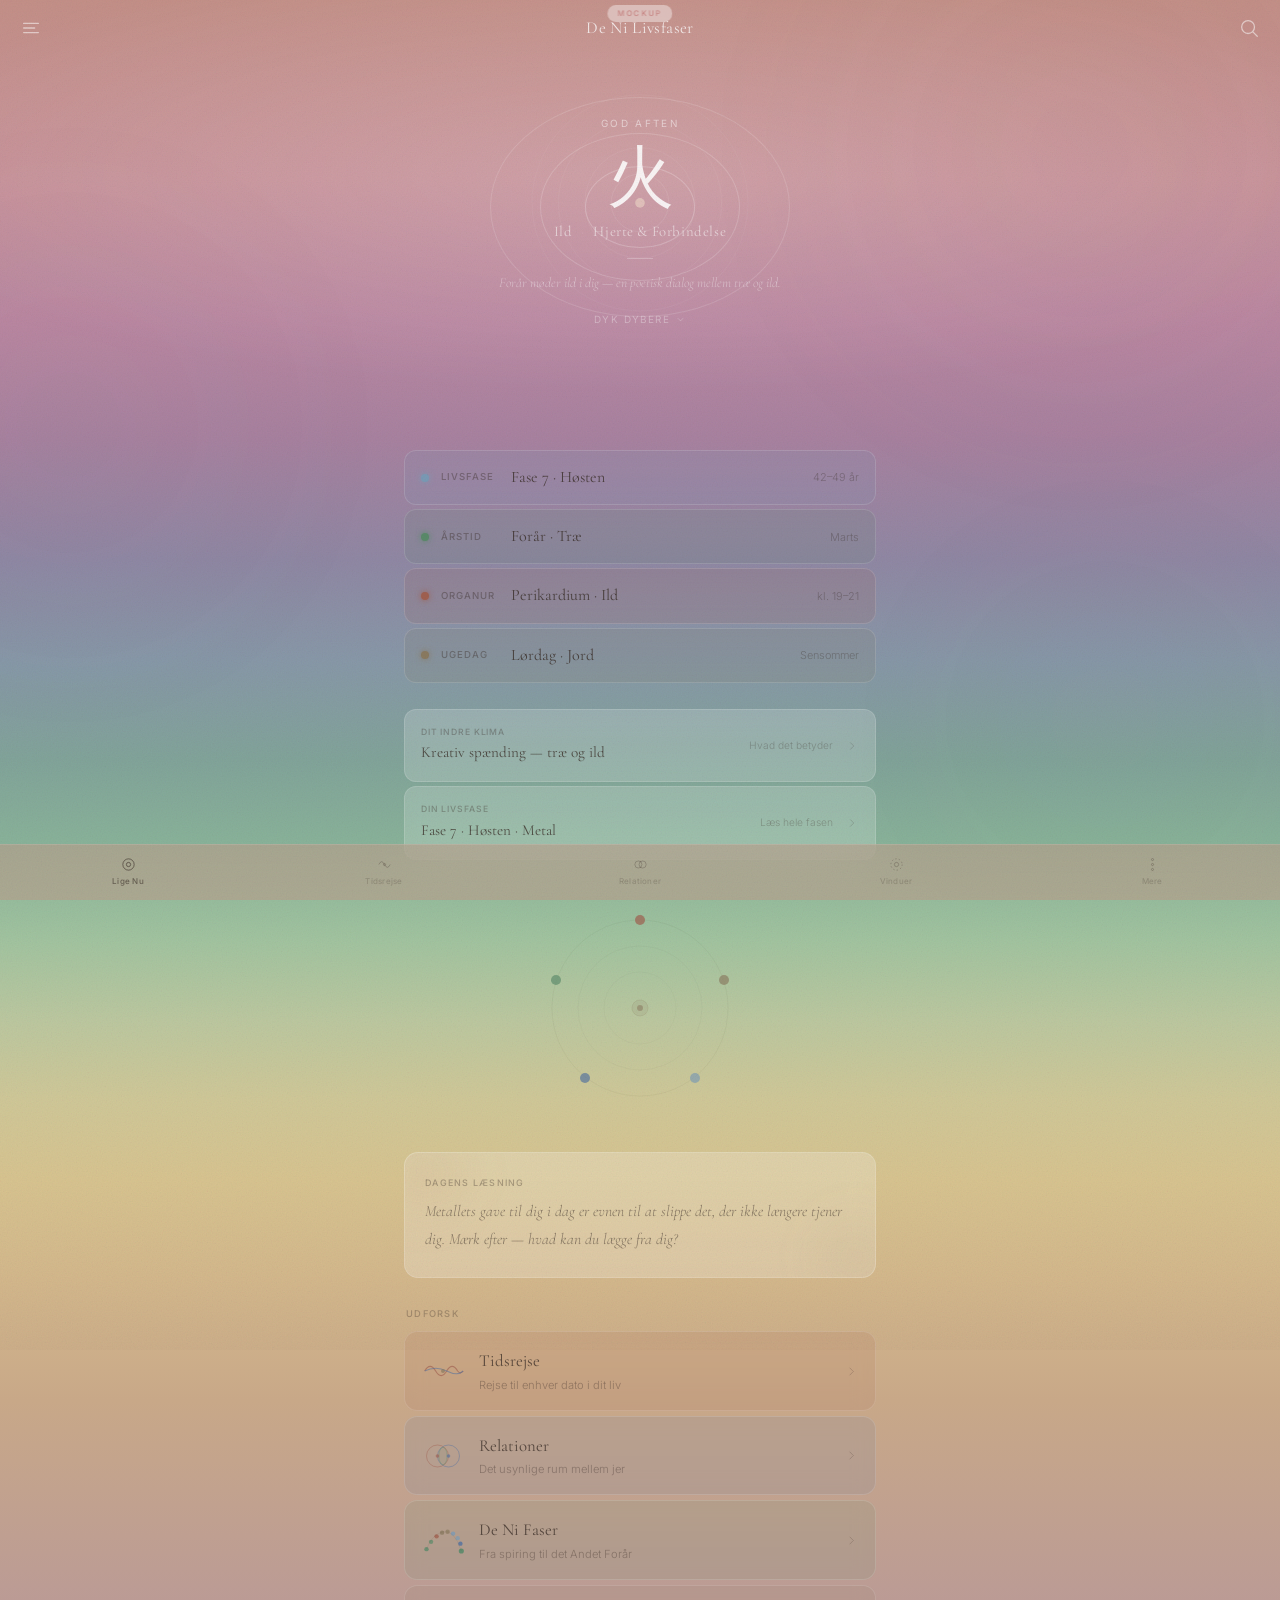
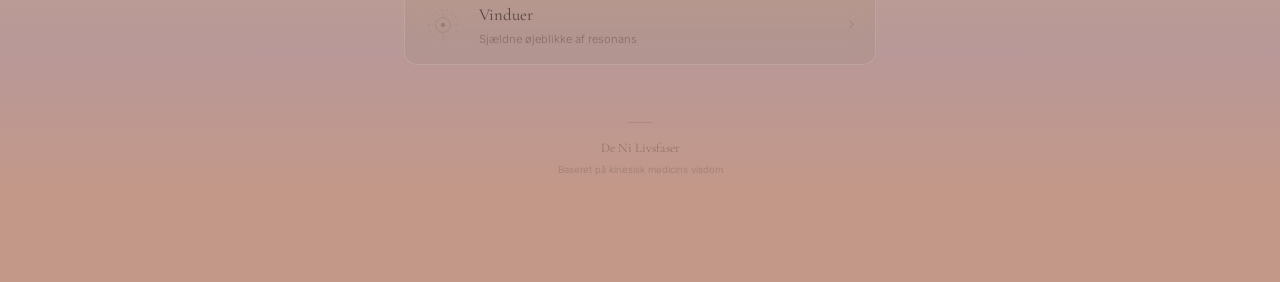
<file: mockup-farver.html>
<!DOCTYPE html>
<html lang="da">
<head>
  <meta charset="UTF-8">
  <meta name="viewport" content="width=device-width, initial-scale=1.0, viewport-fit=cover">
  <title>MOCKUP — Akvarel</title>
  <link rel="preconnect" href="https://fonts.googleapis.com">
  <link rel="preconnect" href="https://fonts.gstatic.com" crossorigin>
  <link href="https://fonts.googleapis.com/css2?family=Cormorant+Garamond:ital,wght@0,300;0,400;0,500;0,600;1,300;1,400;1,500&family=Inter:wght@300;400;500&display=swap" rel="stylesheet">
  <style>
    /*
      DESIGN PRINCIPLE:
      The watercolor wheel has NO flat sections. Every zone bleeds into the next.
      The page should feel like scrolling THROUGH the wheel itself.
      Hero = top of wheel (coral/rose), scroll down through mauve → sage → gold → back.
      Text is DARK on this light watercolor. Cards are tinted, not white.
    */

    *,*::before,*::after{margin:0;padding:0;box-sizing:border-box}
    html{font-size:16px;-webkit-font-smoothing:antialiased;scroll-behavior:smooth}

    body{
      font-family:'Inter',-apple-system,sans-serif;font-weight:300;
      color:#3a2e28;line-height:1.7;overflow-x:hidden;padding-bottom:72px;
      /* The whole page IS the watercolor — one continuous wash */
      background:linear-gradient(180deg,
        #c49088 0px,
        #c8929a 180px,
        #bb88a2 320px,
        #a882a0 440px,
        #9088a4 560px,
        #8898a8 660px,
        #82a49a 760px,
        #8ab49a 850px,
        #a2c4a0 940px,
        #bcc8a0 1020px,
        #d0c898 1100px,
        #d8c490 1180px,
        #d4b88c 1280px,
        #c8a888 1400px,
        #c0a090 1520px,
        #b89898 1650px,
        #c49888 1800px
      );
    }

    ::selection{background:rgba(120,60,60,.18)}
    a{text-decoration:none;color:inherit}
    .container{max-width:520px;margin:0 auto;padding:0 24px}

    /* Grain — very subtle on watercolor */
    .grain{position:fixed;inset:-50%;width:200%;height:200%;z-index:9999;pointer-events:none;opacity:.12;mix-blend-mode:multiply}

    /* Ambient — soft, matching wash zones */
    .ambient{position:fixed;inset:0;z-index:0;pointer-events:none;overflow:hidden}
    .orb{position:absolute;border-radius:50%;filter:blur(100px)}
    .orb--1{width:600px;height:600px;background:radial-gradient(circle,rgba(196,144,136,.15),transparent);top:-150px;right:-100px;opacity:.30;animation:d1 40s ease-in-out infinite}
    .orb--2{width:500px;height:500px;background:radial-gradient(circle,rgba(130,164,154,.12),transparent);bottom:25%;left:-180px;opacity:.25;animation:d2 35s ease-in-out infinite}
    .orb--3{width:450px;height:450px;background:radial-gradient(circle,rgba(160,130,90,.10),transparent);top:55%;right:-50px;opacity:.20;animation:d3 45s ease-in-out infinite}
    @keyframes d1{0%,100%{transform:translate(0,0) scale(1)}33%{transform:translate(-60px,50px) scale(1.08)}66%{transform:translate(30px,-40px) scale(.92)}}
    @keyframes d2{0%,100%{transform:translate(0,0) scale(1)}33%{transform:translate(50px,-35px) scale(.92)}66%{transform:translate(-40px,55px) scale(1.08)}}
    @keyframes d3{0%,100%{transform:translate(0,0) scale(1)}33%{transform:translate(-35px,-30px) scale(1.06)}66%{transform:translate(45px,25px) scale(.94)}}

    /* ═══ NAV ═══ */
    .topnav{position:fixed;top:0;left:0;right:0;z-index:100;display:flex;align-items:center;justify-content:space-between;padding:14px 20px;transition:all .5s}
    .topnav.scrolled{background:rgba(196,144,136,.55);backdrop-filter:blur(24px);-webkit-backdrop-filter:blur(24px);border-bottom:1px solid rgba(255,255,255,.12)}
    .topnav__brand{font-family:'Cormorant Garamond',Georgia,serif;font-size:1.05rem;font-weight:400;color:rgba(255,255,255,.80);letter-spacing:.02em}
    .topnav__btn{background:none;border:none;cursor:pointer;width:22px;height:22px;color:rgba(255,255,255,.55)}
    .topnav__btn svg{width:100%;height:100%}

    /* ═══ HERO — compact, inside the coral zone ═══ */
    .mirror{position:relative;min-height:46vh;display:flex;align-items:center;justify-content:center;overflow:hidden;padding:68px 0 36px}
    .mirror::after{content:'';position:absolute;inset:0;background:radial-gradient(ellipse 65% 55% at 50% 42%,rgba(255,255,255,.15),transparent);pointer-events:none;z-index:1}

    /* Halos — warm tinted */
    .hw{position:absolute;top:50%;left:50%;transform:translate(-50%,-50%);z-index:1;pointer-events:none}
    .hl{position:absolute;border-radius:50%;top:50%;left:50%;transform:translate(-50%,-50%);animation:br 8s ease-in-out infinite}
    .hl--1{width:300px;height:220px;border:1px solid rgba(255,255,255,.14);animation-delay:0s}
    .hl--2{width:200px;height:148px;border:1px solid rgba(255,255,255,.18);animation-delay:.5s}
    .hl--3{width:110px;height:82px;border:1px solid rgba(255,255,255,.22);animation-delay:1s}
    @keyframes br{0%,100%{transform:translate(-50%,-50%) scale(1);opacity:.40}50%{transform:translate(-50%,-50%) scale(1.12);opacity:.08}}

    /* Rotating rings */
    .mi{position:absolute;top:50%;left:50%;transform:translate(-50%,-50%);width:min(240px,55vw);z-index:1;pointer-events:none;opacity:.50}
    .mi svg{width:100%;height:auto}
    .rs{animation:sp 80s linear infinite;transform-origin:100px 100px}
    .rr{animation:sp 55s linear infinite reverse;transform-origin:100px 100px}
    @keyframes sp{to{transform:rotate(360deg)}}

    .mc{position:relative;z-index:2;text-align:center;padding:16px 24px;max-width:460px}
    .gr{font-size:.62rem;font-weight:400;letter-spacing:.24em;text-transform:uppercase;color:rgba(255,255,255,.52);margin-bottom:14px}
    .ch{font-family:'Cormorant Garamond',Georgia,serif;font-size:clamp(2.8rem,9vw,4.2rem);font-weight:300;color:rgba(255,255,255,.88);line-height:1;display:block;margin-bottom:6px}
    .en{font-family:'Cormorant Garamond',Georgia,serif;font-size:.92rem;font-weight:400;color:rgba(255,255,255,.58);letter-spacing:.04em;margin-bottom:14px}
    .en b{opacity:.28;font-weight:300;margin:0 5px}
    .rl{width:26px;height:1px;background:rgba(255,255,255,.25);margin:0 auto 12px}
    .cl{font-family:'Cormorant Garamond',Georgia,serif;font-size:.85rem;font-weight:300;font-style:italic;color:rgba(255,255,255,.42);line-height:1.8;max-width:310px;margin:0 auto}
    .dp{display:inline-flex;align-items:center;gap:5px;margin-top:16px;font-size:.62rem;font-weight:400;letter-spacing:.14em;text-transform:uppercase;color:rgba(255,255,255,.35)}

    /* Anim */
    .af{opacity:0;transform:translateY(10px);animation:fu 1s cubic-bezier(0,0,.2,1) forwards;animation-delay:var(--d,0s)}
    @keyframes fu{to{opacity:1;transform:translateY(0)}}
    .rv{opacity:0;transform:translateY(16px);transition:opacity .7s cubic-bezier(0,0,.2,1),transform .7s cubic-bezier(0,0,.2,1)}
    .rv.v{opacity:1;transform:translateY(0)}

    /* ═══ CYCLES — tinted rows, dark text ═══ */
    .cy{position:relative;z-index:1;padding:36px 0 16px}
    .cr{
      display:flex;align-items:center;gap:12px;
      padding:13px 16px;margin-bottom:4px;
      border-radius:12px;
      backdrop-filter:blur(8px);-webkit-backdrop-filter:blur(8px);
      border:1px solid rgba(255,255,255,.14);
      transition:all .4s;
    }
    .cr:hover{transform:translateX(2px)}
    /* Each row gets a tint from its element */
    .cr--metal{background:rgba(122,154,181,.14)}
    .cr--trae{background:rgba(90,138,106,.14)}
    .cr--ild{background:rgba(160,96,80,.14)}
    .cr--jord{background:rgba(138,122,96,.14)}
    .cr__d{width:8px;height:8px;border-radius:50%;flex-shrink:0;box-shadow:0 0 6px currentColor}
    .cr__l{font-size:.60rem;font-weight:500;letter-spacing:.10em;text-transform:uppercase;color:rgba(58,46,40,.40);width:58px;flex-shrink:0}
    .cr__v{font-family:'Cormorant Garamond',Georgia,serif;font-size:1rem;font-weight:400;color:rgba(58,46,40,.80);flex:1}
    .cr__x{font-size:.68rem;color:rgba(58,46,40,.35);flex-shrink:0}

    /* ═══ DEEP BARS ═══ */
    .bs{position:relative;z-index:1;padding:6px 0 12px}
    .db{
      display:flex;align-items:center;gap:12px;
      padding:15px 16px;margin-bottom:4px;
      background:rgba(255,255,255,.18);
      border:1px solid rgba(255,255,255,.14);
      border-radius:12px;
      backdrop-filter:blur(10px);-webkit-backdrop-filter:blur(10px);
      transition:all .4s;cursor:pointer;
    }
    .db:hover{background:rgba(255,255,255,.30);transform:translateX(3px);box-shadow:0 4px 18px rgba(80,50,40,.06)}
    .db__l{flex:1}
    .db__lb{font-size:.54rem;font-weight:500;letter-spacing:.10em;text-transform:uppercase;color:rgba(58,46,40,.35);margin-bottom:1px}
    .db__v{font-family:'Cormorant Garamond',Georgia,serif;font-size:.95rem;font-weight:400;color:rgba(58,46,40,.78)}
    .db__h{font-size:.64rem;color:rgba(58,46,40,.30);flex-shrink:0}
    .db__a{width:14px;height:14px;flex-shrink:0;color:rgba(58,46,40,.22);transition:all .4s}
    .db:hover .db__a{color:rgba(58,46,40,.45);transform:translateX(2px)}

    /* ═══ ORGAN CLOCK ILLUSTRATION — large, beautiful ═══ */
    .clock-wrap{position:relative;z-index:1;display:flex;justify-content:center;padding:32px 0 28px}
    .illo-ck{width:200px;height:200px}
    .illo-ck svg{width:100%;height:100%}
    /* Slow rotation */
    .ck-spin{animation:sp 150s linear infinite;transform-origin:100px 100px}
    /* Element dots on the wheel pulse with stagger */
    .ck-dot{animation:ckP 4s ease-in-out infinite}
    .ck-dot:nth-child(2){animation-delay:.4s}
    .ck-dot:nth-child(3){animation-delay:.8s}
    .ck-dot:nth-child(4){animation-delay:1.2s}
    .ck-dot:nth-child(5){animation-delay:1.6s}
    @keyframes ckP{0%,100%{opacity:1;transform:scale(1)}50%{opacity:.40;transform:scale(1.4)}}
    /* Concentric rings breathe */
    .ck-ring{animation:ckR 10s ease-in-out infinite}
    .ck-ring:nth-child(2){animation-delay:.5s}
    .ck-ring:nth-child(3){animation-delay:1s}
    @keyframes ckR{0%,100%{opacity:1}50%{opacity:.35}}

    /* ═══ READING — warm tinted card ═══ */
    .rd{position:relative;z-index:1;padding:16px 0}
    .rc{
      padding:22px 20px;
      background:rgba(255,255,255,.22);
      border:1px solid rgba(255,255,255,.16);
      border-radius:14px;
      backdrop-filter:blur(12px);-webkit-backdrop-filter:blur(12px);
      position:relative;overflow:hidden;
    }
    .rc::before{content:'';position:absolute;top:-20px;left:-20px;width:80px;height:80px;border-radius:50%;background:rgba(160,96,80,.08);filter:blur(25px);pointer-events:none}
    .rc::after{content:'';position:absolute;bottom:-15px;right:-15px;width:70px;height:70px;border-radius:50%;background:rgba(138,122,96,.08);filter:blur(25px);pointer-events:none}
    .rc__l{font-size:.56rem;font-weight:500;letter-spacing:.14em;text-transform:uppercase;color:rgba(58,46,40,.35);margin-bottom:8px;position:relative;z-index:1}
    .rc__t{font-family:'Cormorant Garamond',Georgia,serif;font-size:.98rem;font-weight:300;font-style:italic;color:rgba(58,46,40,.55);line-height:1.8;position:relative;z-index:1}

    /* ═══ EXPLORE — element-tinted bars ═══ */
    .ex{position:relative;z-index:1;padding:12px 0 36px}
    .ex__l{font-size:.58rem;font-weight:500;letter-spacing:.14em;text-transform:uppercase;color:rgba(58,46,40,.32);margin-bottom:10px;padding-left:2px}
    .xb{
      display:flex;align-items:center;gap:14px;
      padding:15px 16px;margin-bottom:5px;
      border:1px solid rgba(255,255,255,.14);
      border-radius:13px;
      backdrop-filter:blur(10px);-webkit-backdrop-filter:blur(10px);
      transition:all .4s;cursor:pointer;
    }
    .xb:hover{transform:translateX(3px);box-shadow:0 4px 18px rgba(80,50,40,.06)}
    /* Each bar gets its element's tint */
    .xb--ild{background:rgba(160,96,80,.12)}
    .xb--ild:hover{background:rgba(160,96,80,.20)}
    .xb--vand{background:rgba(80,112,160,.12)}
    .xb--vand:hover{background:rgba(80,112,160,.20)}
    .xb--trae{background:rgba(90,138,106,.12)}
    .xb--trae:hover{background:rgba(90,138,106,.20)}
    .xb--jord{background:rgba(138,122,96,.12)}
    .xb--jord:hover{background:rgba(138,122,96,.20)}
    .xb__i{width:44px;height:44px;flex-shrink:0}
    .xb__i svg{width:100%;height:100%}
    .xb__b{flex:1}
    .xb__t{font-family:'Cormorant Garamond',Georgia,serif;font-size:1.05rem;font-weight:400;color:rgba(58,46,40,.78)}
    .xb__s{font-size:.70rem;color:rgba(58,46,40,.38)}
    .xb__a{width:15px;height:15px;flex-shrink:0;color:rgba(58,46,40,.22);transition:all .4s}
    .xb:hover .xb__a{color:rgba(58,46,40,.45);transform:translateX(3px)}

    /* SVG anims */
    .sw1{animation:sw 4s ease-in-out infinite}
    .sw2{animation:sw 5.5s ease-in-out infinite .3s}
    @keyframes sw{0%,100%{opacity:.65;transform:translateX(0)}50%{opacity:.90;transform:translateX(3px)}}
    .srel{animation:srl 8s ease-in-out infinite}
    @keyframes srl{0%,100%{opacity:1;transform:scale(1)}50%{opacity:.50;transform:scale(1.05)}}
    .sph{animation:sph 2.5s ease-in-out infinite}
    @keyframes sph{0%,100%{opacity:1;transform:scale(1)}50%{opacity:.35;transform:scale(1.3)}}
    .sph:nth-child(1){animation-delay:0s}.sph:nth-child(2){animation-delay:.15s}.sph:nth-child(3){animation-delay:.30s}
    .sph:nth-child(4){animation-delay:.45s}.sph:nth-child(5){animation-delay:.60s}.sph:nth-child(6){animation-delay:.75s}
    .sph:nth-child(7){animation-delay:.90s}.sph:nth-child(8){animation-delay:1.05s}.sph:nth-child(9){animation-delay:1.20s}

    /* ═══ FOOTER ═══ */
    .ft{position:relative;z-index:1;padding:16px 0 32px;text-align:center}
    .ft__r{width:26px;height:1px;background:rgba(58,46,40,.12);margin:0 auto 14px}
    .ft__b{font-family:'Cormorant Garamond',Georgia,serif;font-size:.82rem;color:rgba(58,46,40,.40);margin-bottom:3px}
    .ft__s{font-size:.60rem;color:rgba(58,46,40,.25)}

    /* ═══ TABBAR ═══ */
    .tb{position:fixed;bottom:0;left:0;right:0;z-index:100;display:flex;align-items:center;justify-content:space-around;height:56px;background:rgba(196,152,136,.50);backdrop-filter:blur(24px);-webkit-backdrop-filter:blur(24px);border-top:1px solid rgba(255,255,255,.12);padding-bottom:env(safe-area-inset-bottom,0)}
    .ti{display:flex;flex-direction:column;align-items:center;gap:2px;padding:5px 0;min-width:50px}
    .ti svg{width:17px;height:17px;color:rgba(58,46,40,.25)}
    .ti span{font-size:.50rem;font-weight:400;letter-spacing:.03em;color:rgba(58,46,40,.25)}
    .ti.ac svg{color:rgba(58,46,40,.60)}
    .ti.ac span{color:rgba(58,46,40,.60);font-weight:500}

    /* Scrollbar */
    ::-webkit-scrollbar{width:3px}::-webkit-scrollbar-track{background:transparent}::-webkit-scrollbar-thumb{background:rgba(120,80,60,.12);border-radius:4px}

    .ml{position:fixed;top:5px;left:50%;transform:translateX(-50%);z-index:10000;font-size:.48rem;font-weight:500;letter-spacing:.22em;text-transform:uppercase;color:rgba(180,80,80,.50);background:rgba(255,255,255,.40);padding:2px 10px;border-radius:16px;backdrop-filter:blur(8px)}
  </style>
</head>
<body>

  <div class="ml">MOCKUP</div>

  <svg class="grain" aria-hidden="true"><filter id="g"><feTurbulence type="fractalNoise" baseFrequency="0.80" numOctaves="4" stitchTiles="stitch"/></filter><rect width="200%" height="200%" filter="url(#g)"/></svg>

  <div class="ambient" aria-hidden="true"><div class="orb orb--1"></div><div class="orb orb--2"></div><div class="orb orb--3"></div></div>

  <nav class="topnav">
    <button class="topnav__btn"><svg viewBox="0 0 24 24" fill="none" stroke="currentColor" stroke-width="1.4" stroke-linecap="round"><line x1="4" y1="7" x2="20" y2="7"/><line x1="4" y1="12" x2="16" y2="12"/><line x1="4" y1="17" x2="20" y2="17"/></svg></button>
    <span class="topnav__brand">De Ni Livsfaser</span>
    <button class="topnav__btn"><svg viewBox="0 0 24 24" fill="none" stroke="currentColor" stroke-width="1.4" stroke-linecap="round"><circle cx="11" cy="11" r="7"/><line x1="16.5" y1="16.5" x2="21" y2="21"/></svg></button>
  </nav>

  <!-- HERO -->
  <section class="mirror">
    <div class="hw" aria-hidden="true"><div class="hl hl--1"></div><div class="hl hl--2"></div><div class="hl hl--3"></div></div>
    <div class="mi" aria-hidden="true">
      <svg viewBox="0 0 200 200" fill="none">
        <circle cx="100" cy="100" r="90" stroke="rgba(255,255,255,.12)" stroke-width="0.6" class="rs"/>
        <circle cx="100" cy="100" r="68" stroke="rgba(255,255,255,.14)" stroke-width="0.6" class="rr"/>
        <circle cx="100" cy="100" r="46" stroke="rgba(255,255,255,.16)" stroke-width="0.6" class="rs"/>
        <circle cx="100" cy="100" r="24" stroke="rgba(255,255,255,.22)" stroke-width="0.7" class="rr"/>
        <circle cx="100" cy="100" r="4" fill="rgba(255,240,210,.82)"/>
      </svg>
    </div>
    <div class="mc">
      <p class="gr af" style="--d:.3s">GOD AFTEN</p>
      <span class="ch af" style="--d:.5s">火</span>
      <p class="en af" style="--d:.8s">Ild <b>·</b> Hjerte & Forbindelse</p>
      <div class="rl af" style="--d:1s"></div>
      <p class="cl af" style="--d:1.2s"><em>Forår møder ild i dig — en poetisk dialog mellem træ og ild.</em></p>
      <a href="#" class="dp af" style="--d:1.4s">Dyk dybere <svg width="11" height="11" viewBox="0 0 24 24" fill="none" stroke="currentColor" stroke-width="1.5"><path d="M6 9l6 6 6-6"/></svg></a>
    </div>
  </section>

  <!-- CYCLES -->
  <section class="cy">
    <div class="container">
      <div class="cr cr--metal rv"><div class="cr__d" style="background:#7a9ab5;color:#7a9ab5"></div><div class="cr__l">Livsfase</div><div class="cr__v">Fase 7 · Høsten</div><div class="cr__x">42–49 år</div></div>
      <div class="cr cr--trae rv"><div class="cr__d" style="background:#5a8a6a;color:#5a8a6a"></div><div class="cr__l">Årstid</div><div class="cr__v">Forår · Træ</div><div class="cr__x">Marts</div></div>
      <div class="cr cr--ild rv"><div class="cr__d" style="background:#a06050;color:#a06050"></div><div class="cr__l">Organur</div><div class="cr__v">Perikardium · Ild</div><div class="cr__x">kl. 19–21</div></div>
      <div class="cr cr--jord rv"><div class="cr__d" style="background:#8a7a60;color:#8a7a60"></div><div class="cr__l">Ugedag</div><div class="cr__v">Lørdag · Jord</div><div class="cr__x">Sensommer</div></div>
    </div>
  </section>

  <!-- DEEP BARS -->
  <section class="bs rv">
    <div class="container">
      <a href="#" class="db"><div class="db__l"><p class="db__lb">Dit indre klima</p><p class="db__v">Kreativ spænding — træ og ild</p></div><p class="db__h">Hvad det betyder</p><svg class="db__a" viewBox="0 0 24 24" fill="none" stroke="currentColor" stroke-width="1.5"><path d="M9 6l6 6-6 6"/></svg></a>
      <a href="#" class="db"><div class="db__l"><p class="db__lb">Din livsfase</p><p class="db__v">Fase 7 · Høsten · Metal</p></div><p class="db__h">Læs hele fasen</p><svg class="db__a" viewBox="0 0 24 24" fill="none" stroke="currentColor" stroke-width="1.5"><path d="M9 6l6 6-6 6"/></svg></a>
    </div>
  </section>

  <!-- ORGAN CLOCK — large, living, beautiful -->
  <div class="clock-wrap rv" aria-hidden="true">
    <div class="illo-ck">
      <svg viewBox="0 0 200 200" fill="none">
        <!-- Concentric rings — breathing -->
        <circle cx="100" cy="100" r="88" stroke="rgba(58,46,40,.08)" stroke-width="0.6" fill="none" class="ck-ring"/>
        <circle cx="100" cy="100" r="62" stroke="rgba(58,46,40,.06)" stroke-width="0.5" fill="none" class="ck-ring"/>
        <circle cx="100" cy="100" r="36" stroke="rgba(58,46,40,.05)" stroke-width="0.5" fill="none" class="ck-ring"/>
        <!-- Five element dots — positioned like the wheel, pulsing -->
        <g class="ck-spin">
          <circle cx="100" cy="12" r="5" fill="rgba(160,96,80,.70)" class="ck-dot"/><!-- Ild top -->
          <circle cx="184" cy="72" r="5" fill="rgba(138,122,96,.65)" class="ck-dot"/><!-- Jord right -->
          <circle cx="155" cy="170" r="5" fill="rgba(122,154,181,.65)" class="ck-dot"/><!-- Metal bottom-right -->
          <circle cx="45" cy="170" r="5" fill="rgba(80,112,160,.65)" class="ck-dot"/><!-- Vand bottom-left -->
          <circle cx="16" cy="72" r="5" fill="rgba(90,138,106,.65)" class="ck-dot"/><!-- Træ left -->
        </g>
        <!-- Center sun/moon -->
        <circle cx="100" cy="100" r="8" fill="rgba(138,122,96,.12)" stroke="rgba(138,122,96,.30)" stroke-width="0.6"/>
        <circle cx="100" cy="100" r="3" fill="rgba(138,122,96,.55)"/>
      </svg>
    </div>
  </div>

  <!-- READING -->
  <section class="rd rv">
    <div class="container">
      <div class="rc">
        <p class="rc__l">Dagens Læsning</p>
        <p class="rc__t">Metallets gave til dig i dag er evnen til at slippe det, der ikke længere tjener dig. Mærk efter — hvad kan du lægge fra dig?</p>
      </div>
    </div>
  </section>

  <!-- EXPLORE -->
  <section class="ex rv">
    <div class="container">
      <p class="ex__l">Udforsk</p>
      <a href="#" class="xb xb--ild">
        <div class="xb__i"><svg viewBox="0 0 48 32" fill="none"><path d="M4,16 Q10,6 16,16 Q22,26 28,16 Q34,6 40,16 Q43,20 46,16" stroke="rgba(160,96,80,.65)" stroke-width="1.2" fill="none" class="sw1"/><path d="M4,16 Q16,10 28,16 Q40,22 46,16" stroke="rgba(80,112,160,.55)" stroke-width="1.2" fill="none" class="sw2"/><circle cx="24" cy="16" r="2.2" fill="rgba(138,122,96,.70)"/></svg></div>
        <div class="xb__b"><h3 class="xb__t">Tidsrejse</h3><p class="xb__s">Rejse til enhver dato i dit liv</p></div>
        <svg class="xb__a" viewBox="0 0 24 24" fill="none" stroke="currentColor" stroke-width="1.5"><path d="M9 6l6 6-6 6"/></svg>
      </a>
      <a href="#" class="xb xb--vand">
        <div class="xb__i"><svg viewBox="0 0 48 36" fill="none" class="srel"><circle cx="18" cy="18" r="12" stroke="rgba(160,96,80,.45)" stroke-width="1"/><circle cx="30" cy="18" r="12" stroke="rgba(80,112,160,.45)" stroke-width="1"/><ellipse cx="24" cy="18" rx="4.5" ry="9.5" fill="rgba(90,138,106,.10)" stroke="rgba(90,138,106,.48)" stroke-width=".8"/><circle cx="18" cy="18" r="2" fill="rgba(160,96,80,.62)"/><circle cx="30" cy="18" r="2" fill="rgba(80,112,160,.62)"/></svg></div>
        <div class="xb__b"><h3 class="xb__t">Relationer</h3><p class="xb__s">Det usynlige rum mellem jer</p></div>
        <svg class="xb__a" viewBox="0 0 24 24" fill="none" stroke="currentColor" stroke-width="1.5"><path d="M9 6l6 6-6 6"/></svg>
      </a>
      <a href="#" class="xb xb--trae">
        <div class="xb__i"><svg viewBox="0 0 48 48" fill="none"><circle cx="6" cy="34" r="2.4" fill="rgba(90,138,106,.80)" class="sph"/><circle cx="11" cy="26" r="2.4" fill="rgba(90,138,106,.70)" class="sph"/><circle cx="17" cy="20" r="2.4" fill="rgba(160,96,80,.80)" class="sph"/><circle cx="23" cy="16" r="2.4" fill="rgba(138,122,96,.80)" class="sph"/><circle cx="29" cy="15" r="2.4" fill="rgba(138,122,96,.70)" class="sph"/><circle cx="35" cy="17" r="2.4" fill="rgba(122,154,181,.80)" class="sph"/><circle cx="40" cy="22" r="2.4" fill="rgba(122,154,181,.70)" class="sph"/><circle cx="43" cy="28" r="2.4" fill="rgba(80,112,160,.80)" class="sph"/><circle cx="44" cy="36" r="2.8" fill="rgba(90,138,106,.90)" class="sph"/><path d="M6,34 Q12,18 24,15 Q36,12 44,36" fill="none" stroke="rgba(58,46,40,.10)" stroke-width=".8"/></svg></div>
        <div class="xb__b"><h3 class="xb__t">De Ni Faser</h3><p class="xb__s">Fra spiring til det Andet Forår</p></div>
        <svg class="xb__a" viewBox="0 0 24 24" fill="none" stroke="currentColor" stroke-width="1.5"><path d="M9 6l6 6-6 6"/></svg>
      </a>
      <a href="#" class="xb xb--jord">
        <div class="xb__i"><svg viewBox="0 0 48 48" fill="none"><circle cx="24" cy="24" r="16" stroke="rgba(138,122,96,.40)" stroke-width=".8" stroke-dasharray="2 4"/><circle cx="24" cy="24" r="8" stroke="rgba(138,122,96,.55)" stroke-width=".8"/><circle cx="24" cy="24" r="2.5" fill="rgba(138,122,96,.75)"/><line x1="24" y1="8" x2="24" y2="16" stroke="rgba(138,122,96,.30)" stroke-width=".6"/><line x1="24" y1="32" x2="24" y2="40" stroke="rgba(138,122,96,.30)" stroke-width=".6"/><line x1="8" y1="24" x2="16" y2="24" stroke="rgba(138,122,96,.30)" stroke-width=".6"/><line x1="32" y1="24" x2="40" y2="24" stroke="rgba(138,122,96,.30)" stroke-width=".6"/></svg></div>
        <div class="xb__b"><h3 class="xb__t">Vinduer</h3><p class="xb__s">Sjældne øjeblikke af resonans</p></div>
        <svg class="xb__a" viewBox="0 0 24 24" fill="none" stroke="currentColor" stroke-width="1.5"><path d="M9 6l6 6-6 6"/></svg>
      </a>
    </div>
  </section>

  <footer class="ft rv"><div class="container"><div class="ft__r"></div><p class="ft__b">De Ni Livsfaser</p><p class="ft__s">Baseret på kinesisk medicins visdom</p></div></footer>

  <nav class="tb">
    <a href="#" class="ti ac"><svg viewBox="0 0 24 24" fill="none" stroke="currentColor" stroke-width="1.4"><circle cx="12" cy="12" r="8"/><circle cx="12" cy="12" r="3"/></svg><span>Lige Nu</span></a>
    <a href="#" class="ti"><svg viewBox="0 0 24 24" fill="none" stroke="currentColor" stroke-width="1.4"><path d="M4,12 Q8,4 12,12 Q16,20 20,12"/><circle cx="12" cy="12" r="1.5"/></svg><span>Tidsrejse</span></a>
    <a href="#" class="ti"><svg viewBox="0 0 24 24" fill="none" stroke="currentColor" stroke-width="1.4"><circle cx="9" cy="12" r="5"/><circle cx="15" cy="12" r="5"/></svg><span>Relationer</span></a>
    <a href="#" class="ti"><svg viewBox="0 0 24 24" fill="none" stroke="currentColor" stroke-width="1.4"><circle cx="12" cy="12" r="8" stroke-dasharray="2 3"/><circle cx="12" cy="12" r="3"/></svg><span>Vinduer</span></a>
    <a href="#" class="ti"><svg viewBox="0 0 24 24" fill="none" stroke="currentColor" stroke-width="1.4"><circle cx="12" cy="5" r="1.5"/><circle cx="12" cy="12" r="1.5"/><circle cx="12" cy="19" r="1.5"/></svg><span>Mere</span></a>
  </nav>

  <script>
  document.querySelectorAll('.rv').forEach((el,i)=>{setTimeout(()=>el.classList.add('v'),200+i*80)});
  let t=false;window.addEventListener('scroll',()=>{if(!t){requestAnimationFrame(()=>{document.querySelector('.topnav').classList.toggle('scrolled',window.scrollY>50);t=false});t=true}},{passive:true});
  </script>
</body>
</html>
</file>
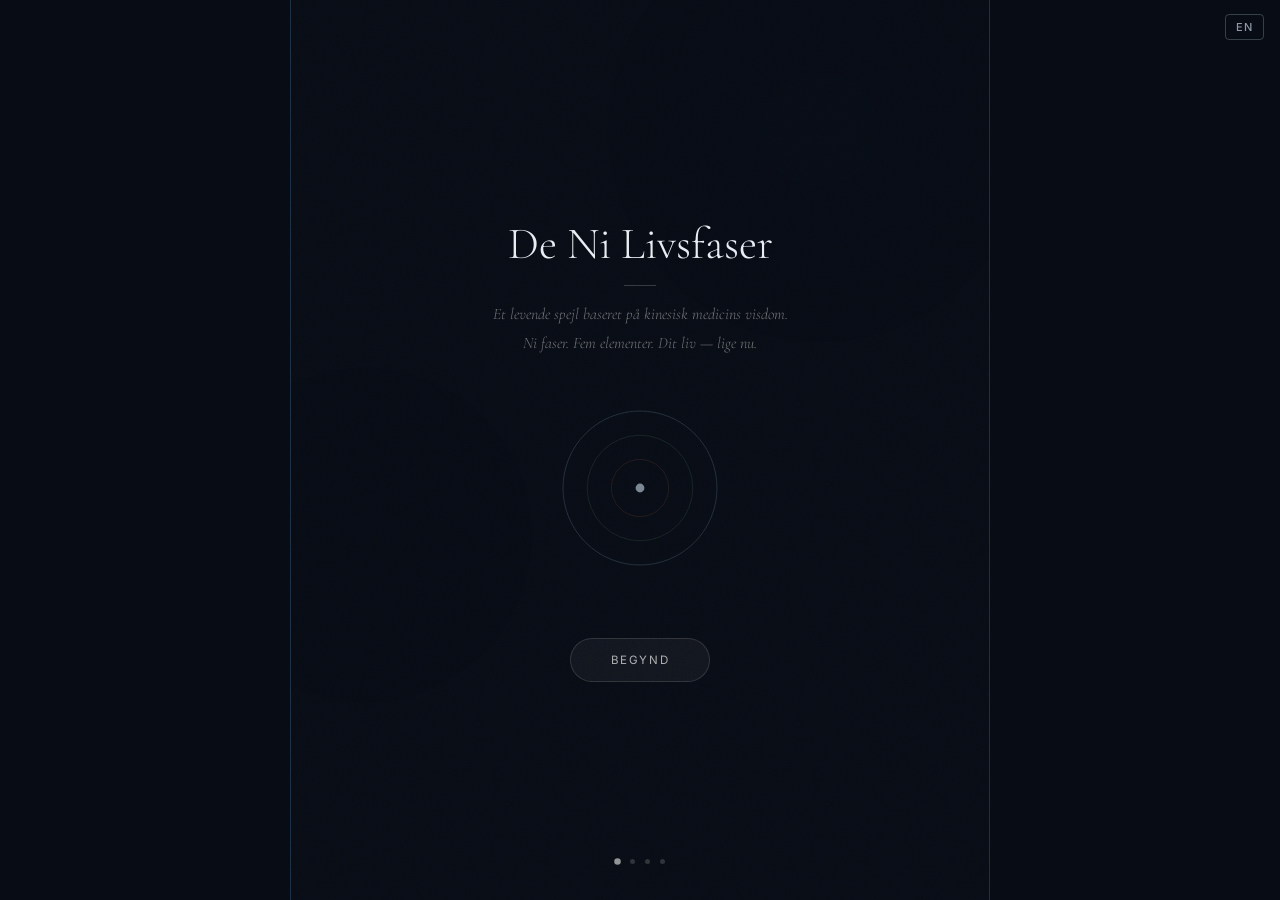
<file: onboarding.html>
<!DOCTYPE html>
<html lang="da">
<head>
  <meta charset="UTF-8">
  <meta name="viewport" content="width=device-width, initial-scale=1.0, viewport-fit=cover">
  <title>Velkommen — De 9 Livsfaser</title>
  <link rel="preconnect" href="https://fonts.googleapis.com">
  <link rel="preconnect" href="https://fonts.gstatic.com" crossorigin>
  <link href="https://fonts.googleapis.com/css2?family=Cormorant+Garamond:ital,wght@0,300;0,400;0,500;0,600;1,300;1,400;1,500&family=Inter:wght@300;400;500&display=swap" rel="stylesheet">
  <link rel="stylesheet" href="style.css">
  <link rel="stylesheet" href="onboarding.css">
  <link rel="stylesheet" href="light.css">
  <script src="theme.js"></script>
</head>
<body class="body--onboarding">

  <!-- Film grain -->
  <svg class="grain" aria-hidden="true">
    <filter id="grn"><feTurbulence type="fractalNoise" baseFrequency="0.80" numOctaves="4" stitchTiles="stitch"/></filter>
    <rect width="200%" height="200%" filter="url(#grn)"/>
  </svg>

  <!-- Ambient orbs -->
  <div class="ambient" aria-hidden="true">
    <div class="orb orb--1"></div>
    <div class="orb orb--2"></div>
    <div class="orb orb--3"></div>
  </div>

  <!-- Language toggle -->
  <div class="ob-lang">
    <button class="ob-lang__btn lang-switch" aria-label="Switch language">EN</button>
  </div>

  <!-- ═══════════════════════════════════════
       STEP 1 — Welcome
       ═══════════════════════════════════════ -->
  <section class="ob-step ob-step--active" data-step="1">
    <div class="ob-step__inner">
      <h1 class="ob-title anim-fade" style="--d:.6s" data-i18n="ob_title">De Ni Livsfaser</h1>
      <div class="ob-rule anim-fade" style="--d:1s"></div>
      <p class="ob-text anim-fade" style="--d:1.3s" data-i18n="ob_intro" data-i18n-html>Et levende spejl baseret på kinesisk medicins visdom.<br>Ni faser. Fem elementer. Dit liv — lige nu.</p>

      <!-- Breathing seed SVG — below text -->
      <div class="ob-seed anim-fade" style="--d:1.5s" aria-hidden="true">
        <svg viewBox="0 0 200 200" fill="none" class="ob-seed__svg">
          <circle cx="100" cy="100" r="70" stroke="rgba(122,154,181,0.25)" stroke-width="0.8" class="ob-seed__ring ob-seed__ring--1"/>
          <circle cx="100" cy="100" r="48" stroke="rgba(90,138,106,0.20)" stroke-width="0.8" class="ob-seed__ring ob-seed__ring--2"/>
          <circle cx="100" cy="100" r="26" stroke="rgba(160,96,80,0.18)" stroke-width="0.8" class="ob-seed__ring ob-seed__ring--3"/>
          <circle cx="100" cy="100" r="4" fill="rgba(196,213,226,0.60)" class="ob-seed__center"/>
        </svg>
      </div>

      <button class="ob-btn anim-fade" style="--d:1.8s" data-next="2" data-i18n="ob_btn_start">Begynd</button>
    </div>
  </section>

  <!-- ═══════════════════════════════════════
       STEP 2 — Birthday
       ═══════════════════════════════════════ -->
  <section class="ob-step" data-step="2">
    <div class="ob-step__inner">

      <p class="ob-label" data-i18n="ob_bday_label">For at finde din fase</p>
      <h2 class="ob-heading" data-i18n="ob_bday_heading">Hvornår blev du født?</h2>
      <p class="ob-hint" data-i18n="ob_bday_hint">Din fødselsdato er alt vi behøver</p>

      <div class="ob-date">
        <div class="ob-date__field">
          <label class="ob-date__label" for="ob-day" data-i18n="ob_day">Dag</label>
          <input class="ob-date__input" type="text" id="ob-day" maxlength="2" placeholder="15" inputmode="numeric" autocomplete="off">
        </div>
        <span class="ob-date__sep">·</span>
        <div class="ob-date__field">
          <label class="ob-date__label" for="ob-month" data-i18n="ob_month">Måned</label>
          <input class="ob-date__input" type="text" id="ob-month" maxlength="2" placeholder="6" inputmode="numeric" autocomplete="off">
        </div>
        <span class="ob-date__sep">·</span>
        <div class="ob-date__field">
          <label class="ob-date__label" for="ob-year" data-i18n="ob_year">År</label>
          <input class="ob-date__input ob-date__input--wide" type="text" id="ob-year" maxlength="4" placeholder="1980" inputmode="numeric" autocomplete="off">
        </div>
      </div>

      <p class="ob-error" id="ob-error"></p>
      <button class="ob-btn" data-next="3" id="ob-birthday-btn" disabled data-i18n="ob_btn_continue">Fortsæt</button>
    </div>
  </section>

  <!-- ═══════════════════════════════════════
       STEP 3 — The Five Elements
       ═══════════════════════════════════════ -->
  <section class="ob-step" data-step="3">
    <div class="ob-step__inner">

      <p class="ob-label anim-fade" style="--d:.3s" data-i18n="ob_elem_label">Fem elementer</p>
      <h2 class="ob-heading anim-fade" style="--d:.5s" data-i18n="ob_elem_heading">Alt liv pulserer i cykler</h2>

      <div class="ob-elements anim-fade" style="--d:.8s">
        <div class="ob-el">
          <div class="ob-el__dot" style="background:rgba(90,138,106,0.70)"></div>
          <span class="ob-el__char">木</span>
          <span class="ob-el__name" data-i18n="ob_el_wood">Træ</span>
          <span class="ob-el__quality" data-i18n="ob_eq_wood">Vækst</span>
        </div>
        <div class="ob-el">
          <div class="ob-el__dot" style="background:rgba(160,96,80,0.70)"></div>
          <span class="ob-el__char">火</span>
          <span class="ob-el__name" data-i18n="ob_el_fire">Ild</span>
          <span class="ob-el__quality" data-i18n="ob_eq_fire">Forbindelse</span>
        </div>
        <div class="ob-el">
          <div class="ob-el__dot" style="background:rgba(138,122,96,0.70)"></div>
          <span class="ob-el__char">土</span>
          <span class="ob-el__name" data-i18n="ob_el_earth">Jord</span>
          <span class="ob-el__quality" data-i18n="ob_eq_earth">Næring</span>
        </div>
        <div class="ob-el">
          <div class="ob-el__dot" style="background:rgba(122,154,181,0.70)"></div>
          <span class="ob-el__char">金</span>
          <span class="ob-el__name" data-i18n="ob_el_metal">Metal</span>
          <span class="ob-el__quality" data-i18n="ob_eq_metal">Klarhed</span>
        </div>
        <div class="ob-el">
          <div class="ob-el__dot" style="background:rgba(80,112,160,0.70)"></div>
          <span class="ob-el__char">水</span>
          <span class="ob-el__name" data-i18n="ob_el_water">Vand</span>
          <span class="ob-el__quality" data-i18n="ob_eq_water">Dybde</span>
        </div>
      </div>

      <p class="ob-text anim-fade" style="--d:1.1s" data-i18n="ob_elem_text" data-i18n-html>Hvert element har sin årstid, sit organ, sin livsalder.<br>Sammen danner de dit indre klima.</p>

      <!-- Nine dots arc -->
      <div class="ob-arc anim-fade" style="--d:1.4s" aria-hidden="true">
        <svg viewBox="0 0 220 60" fill="none" class="ob-arc__svg">
          <path d="M15,50 Q40,8 110,5 Q180,8 205,50" fill="none" stroke="rgba(122,154,181,0.20)" stroke-width="0.8"/>
          <circle cx="15" cy="50" r="3" fill="rgba(90,138,106,0.70)"/>
          <circle cx="38" cy="28" r="3" fill="rgba(90,138,106,0.55)"/>
          <circle cx="63" cy="14" r="3" fill="rgba(160,96,80,0.70)"/>
          <circle cx="88" cy="7" r="3" fill="rgba(160,96,80,0.55)"/>
          <circle cx="110" cy="5" r="3" fill="rgba(138,122,96,0.70)"/>
          <circle cx="132" cy="7" r="3" fill="rgba(138,122,96,0.55)"/>
          <circle cx="157" cy="14" r="3" fill="rgba(122,154,181,0.70)"/>
          <circle cx="182" cy="28" r="3" fill="rgba(80,112,160,0.70)"/>
          <circle cx="205" cy="50" r="3.5" fill="rgba(90,138,106,0.80)"/>
        </svg>
      </div>

      <button class="ob-btn anim-fade" style="--d:1.7s" data-next="4" data-i18n="ob_btn_phase">Se min fase</button>
    </div>
  </section>

  <!-- ═══════════════════════════════════════
       STEP 4 — Phase Reveal
       ═══════════════════════════════════════ -->
  <section class="ob-step" data-step="4">
    <div class="ob-step__inner">

      <p class="ob-label ob-reveal-label" data-i18n="ob_phase_label">Din livsfase</p>
      <div class="ob-reveal-char" id="ob-reveal-char">金</div>
      <h2 class="ob-reveal-title" id="ob-reveal-title">Metal · Høsten</h2>
      <p class="ob-reveal-meta" id="ob-reveal-meta">Fase 7 · 42 – 49 år</p>
      <div class="ob-rule ob-rule--reveal"></div>
      <p class="ob-reveal-text" id="ob-reveal-text">Metallets gave til dig er evnen til at skelne det væsentlige fra det overflødige.</p>

      <!-- Breathing rings — below text -->
      <div class="ob-reveal-circle" aria-hidden="true">
        <svg viewBox="0 0 200 200" fill="none" class="ob-reveal-svg">
          <circle cx="100" cy="100" r="80" stroke-width="1.2" class="ob-reveal-ring ob-reveal-ring--1"/>
          <circle cx="100" cy="100" r="55" stroke-width="1.2" class="ob-reveal-ring ob-reveal-ring--2"/>
          <circle cx="100" cy="100" r="30" stroke-width="1.2" class="ob-reveal-ring ob-reveal-ring--3"/>
          <circle cx="100" cy="100" r="4" class="ob-reveal-ring ob-reveal-ring--4"/>
        </svg>
      </div>

      <button class="ob-btn ob-btn--final" id="ob-enter-btn" data-i18n="ob_btn_enter">Åbn dit spejl</button>
    </div>
  </section>

  <!-- Progress dots -->
  <div class="ob-progress" aria-hidden="true">
    <div class="ob-progress__dot ob-progress__dot--active" data-dot="1"></div>
    <div class="ob-progress__dot" data-dot="2"></div>
    <div class="ob-progress__dot" data-dot="3"></div>
    <div class="ob-progress__dot" data-dot="4"></div>
  </div>

  <script src="translations.js"></script>
  <script src="i18n.js"></script>
  <script src="onboarding.js"></script>
</body>
</html>
</file>
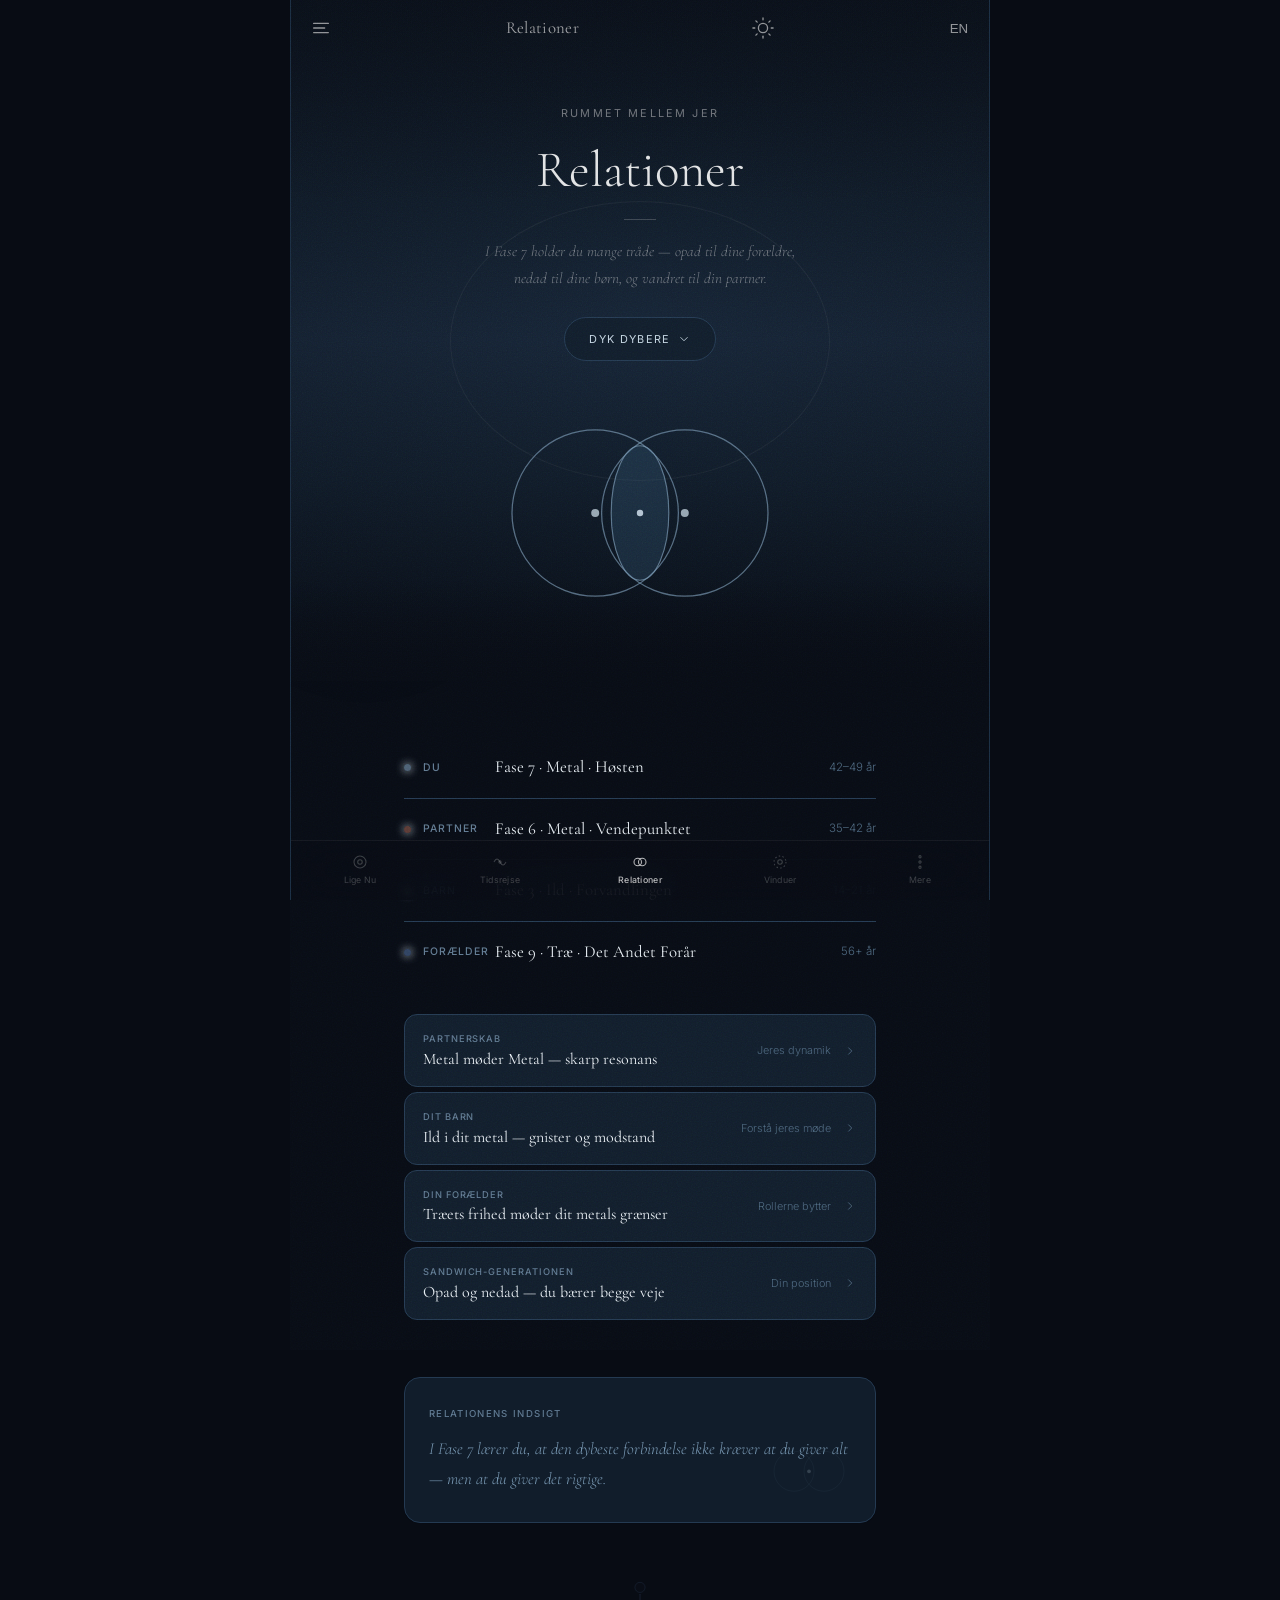
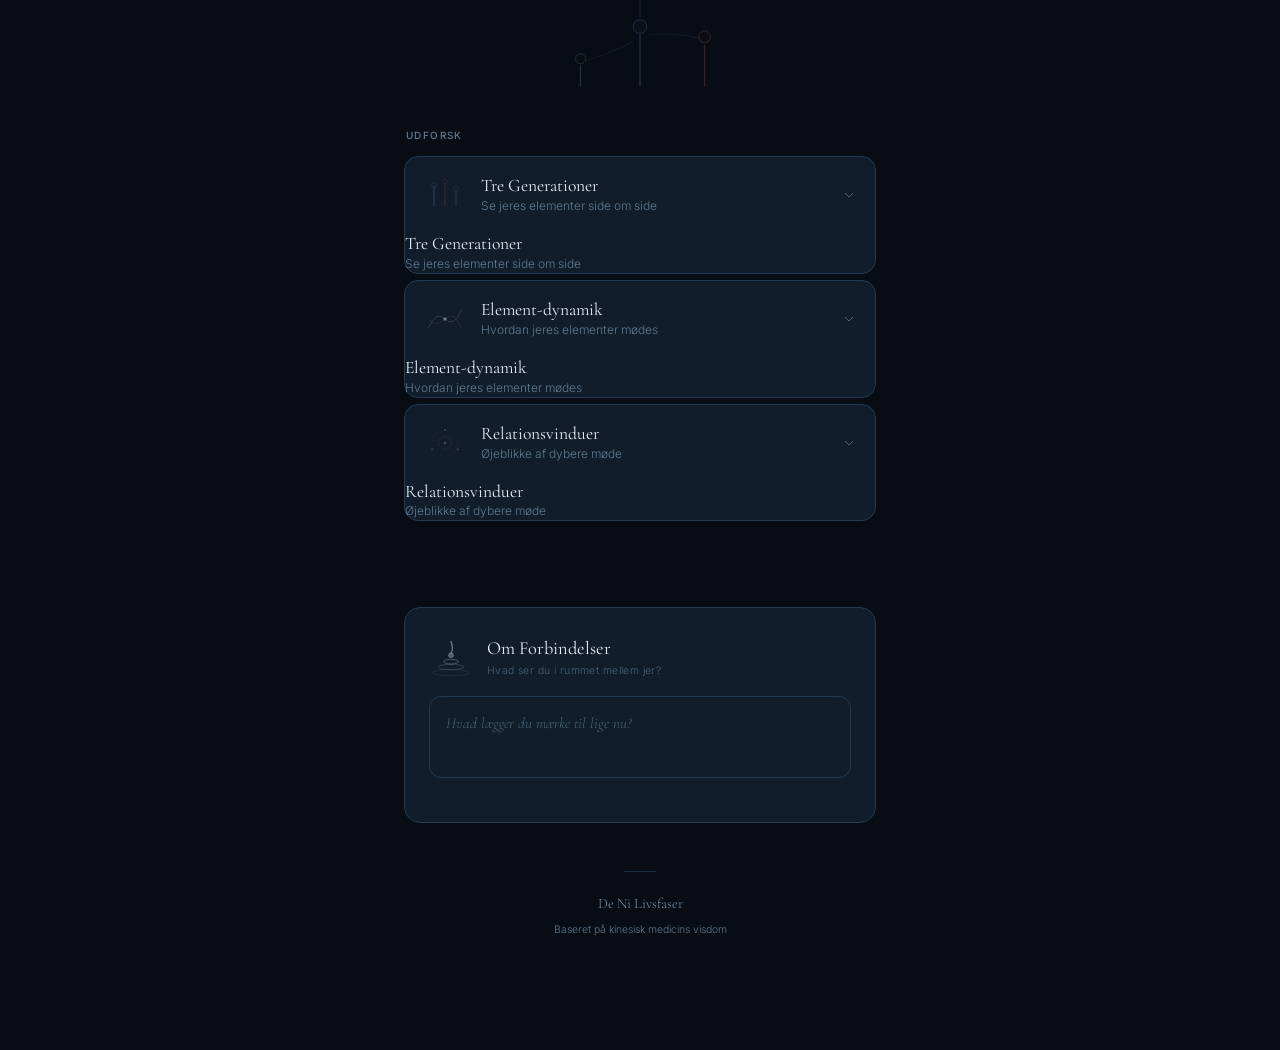
<file: relationer.html>
<!DOCTYPE html>
<html lang="da">
<head>
  <meta charset="UTF-8">
  <meta name="viewport" content="width=device-width, initial-scale=1.0, viewport-fit=cover">
  <title>Relationer — De 9 Livsfaser</title>
  <link rel="preconnect" href="https://fonts.googleapis.com">
  <link rel="preconnect" href="https://fonts.gstatic.com" crossorigin>
  <link href="https://fonts.googleapis.com/css2?family=Cormorant+Garamond:ital,wght@0,300;0,400;0,500;0,600;1,300;1,400;1,500&family=Inter:wght@300;400;500&display=swap" rel="stylesheet">
  <link rel="stylesheet" href="style.css">
  <link rel="stylesheet" href="relationer.css">
  <link rel="stylesheet" href="deep.css">
  <link rel="stylesheet" href="light.css">
  <script src="theme.js"></script>
</head>
<body>

  <svg class="grain" aria-hidden="true">
    <filter id="grn"><feTurbulence type="fractalNoise" baseFrequency="0.80" numOctaves="4" stitchTiles="stitch"/></filter>
    <rect width="200%" height="200%" filter="url(#grn)"/>
  </svg>

  <div class="ambient" aria-hidden="true">
    <div class="orb orb--1"></div>
    <div class="orb orb--2"></div>
  </div>

  <!-- Top nav -->
  <nav class="topnav">
    <button class="topnav__btn" aria-label="Menu" data-i18n-aria="aria_menu">
      <svg viewBox="0 0 24 24" fill="none" stroke="currentColor" stroke-width="1.4" stroke-linecap="round"><line x1="4" y1="7" x2="20" y2="7"/><line x1="4" y1="12" x2="16" y2="12"/><line x1="4" y1="17" x2="20" y2="17"/></svg>
    </button>
    <span class="topnav__brand" data-i18n="rel_brand">Relationer</span>
    <button class="theme-toggle" aria-label="Skift tema"></button>
    <button class="topnav__btn lang-switch" aria-label="Switch to English">EN</button>
  </nav>

  <!-- ═══════════════════════════════════════
       RELATIONS MIRROR — the space between
       ═══════════════════════════════════════ -->
  <section class="mirror rel-mirror">

    <!-- Breathing halos -->
    <div class="mirror__halo" aria-hidden="true">
      <div class="halo halo--1"></div>
    </div>

    <div class="mirror__content">
      <p class="mirror__greeting anim-fade" style="--d:.3s" data-i18n="rel_greeting">Rummet mellem jer</p>

      <h1 class="rel-mirror__title anim-fade" style="--d:.6s" data-i18n="rel_title">Relationer</h1>

      <div class="mirror__rule anim-fade" style="--d:.9s"></div>

      <p class="mirror__climate anim-fade" style="--d:1.1s">
        <em data-i18n="rel_intro">I Fase 7 holder du mange tråde — opad til dine forældre, nedad til dine børn, og vandret til din partner.</em>
      </p>

      <a href="dine-dybere-relationer.html" class="mirror__deeper anim-fade" style="--d:1.4s">
        <span data-i18n="btn_dive_deeper">Dyk dybere</span>
        <svg width="14" height="14" viewBox="0 0 24 24" fill="none" stroke="currentColor" stroke-width="1.5"><path d="M6 9l6 6 6-6"/></svg>
      </a>
    </div>

    <!-- Vesica piscis — below content -->
    <div class="rel-mirror__illo" aria-hidden="true">
      <svg viewBox="0 0 200 140" fill="none" class="svg-vesica">
        <circle cx="72" cy="70" r="52" stroke="rgba(255,255,255,0.14)" stroke-width="0.8" class="vesica-left"/>
        <circle cx="128" cy="70" r="52" stroke="rgba(255,255,255,0.14)" stroke-width="0.8" class="vesica-right"/>
        <ellipse cx="100" cy="70" rx="18" ry="42" fill="rgba(255,255,255,0.05)" stroke="rgba(255,255,255,0.18)" stroke-width="0.7" class="vesica-center"/>
        <circle cx="72" cy="70" r="2.5" fill="rgba(196,213,226,0.75)"/>
        <circle cx="128" cy="70" r="2.5" fill="rgba(196,213,226,0.75)"/>
        <circle cx="100" cy="70" r="2" fill="rgba(196,213,226,0.90)"/>
      </svg>
    </div>
  </section>

  <!-- ═══════════════════════════════════════
       YOUR CONSTELLATION — who's around you
       ═══════════════════════════════════════ -->
  <section class="rel-constellation">
    <div class="container">

      <div class="rel-row reveal">
        <div class="rel-row__dot" style="background:rgba(122,154,181,0.60)"></div>
        <div class="rel-row__label" data-i18n="rel_you_label">Du</div>
        <div class="rel-row__value" data-i18n="rel_you_value">Fase 7 · Metal · Høsten</div>
        <div class="rel-row__detail" data-i18n="rel_you_detail">42–49 år</div>
      </div>

      <div class="rel-row reveal">
        <div class="rel-row__dot" style="background:rgba(160,96,80,0.55)"></div>
        <div class="rel-row__label" data-i18n="rel_partner_label">Partner</div>
        <div class="rel-row__value" data-i18n="rel_partner_value">Fase 6 · Metal · Vendepunktet</div>
        <div class="rel-row__detail" data-i18n="rel_partner_detail">35–42 år</div>
      </div>

      <div class="rel-row reveal">
        <div class="rel-row__dot" style="background:rgba(90,138,106,0.55)"></div>
        <div class="rel-row__label" data-i18n="rel_child_label">Barn</div>
        <div class="rel-row__value" data-i18n="rel_child_value">Fase 3 · Ild · Forvandlingen</div>
        <div class="rel-row__detail" data-i18n="rel_child_detail">14–21 år</div>
      </div>

      <div class="rel-row reveal">
        <div class="rel-row__dot" style="background:rgba(80,112,160,0.55)"></div>
        <div class="rel-row__label" data-i18n="rel_parent_label">Forælder</div>
        <div class="rel-row__value" data-i18n="rel_parent_value">Fase 9 · Træ · Det Andet Forår</div>
        <div class="rel-row__detail" data-i18n="rel_parent_detail">56+ år</div>
      </div>

    </div>
  </section>

  <!-- ═══════════════════════════════════════
       DEEPER — relationship bars
       ═══════════════════════════════════════ -->
  <section class="portrait-deep reveal">
    <div class="container">

      <a href="dine-dybere-relationer.html" class="deep-bar">
        <div class="deep-bar__left">
          <p class="deep-bar__label" data-i18n="rel_deep_partner_label">Partnerskab</p>
          <p class="deep-bar__value" data-i18n="rel_deep_partner_value">Metal møder Metal — skarp resonans</p>
        </div>
        <p class="deep-bar__hint" data-i18n="rel_deep_partner_hint">Jeres dynamik</p>
        <svg class="deep-bar__arrow" viewBox="0 0 24 24" fill="none" stroke="currentColor" stroke-width="1.5"><path d="M9 6l6 6-6 6"/></svg>
      </a>

      <a href="dine-dybere-relationer.html#barn" class="deep-bar">
        <div class="deep-bar__left">
          <p class="deep-bar__label" data-i18n="rel_deep_child_label">Dit barn</p>
          <p class="deep-bar__value" data-i18n="rel_deep_child_value">Ild i dit metal — gnister og modstand</p>
        </div>
        <p class="deep-bar__hint" data-i18n="rel_deep_child_hint">Forstå jeres møde</p>
        <svg class="deep-bar__arrow" viewBox="0 0 24 24" fill="none" stroke="currentColor" stroke-width="1.5"><path d="M9 6l6 6-6 6"/></svg>
      </a>

      <a href="dine-dybere-relationer.html#foraelder" class="deep-bar">
        <div class="deep-bar__left">
          <p class="deep-bar__label" data-i18n="rel_deep_parent_label">Din forælder</p>
          <p class="deep-bar__value" data-i18n="rel_deep_parent_value">Træets frihed møder dit metals grænser</p>
        </div>
        <p class="deep-bar__hint" data-i18n="rel_deep_parent_hint">Rollerne bytter</p>
        <svg class="deep-bar__arrow" viewBox="0 0 24 24" fill="none" stroke="currentColor" stroke-width="1.5"><path d="M9 6l6 6-6 6"/></svg>
      </a>

      <a href="dine-dybere-relationer.html#sandwich" class="deep-bar">
        <div class="deep-bar__left">
          <p class="deep-bar__label" data-i18n="rel_deep_sandwich_label">Sandwich-generationen</p>
          <p class="deep-bar__value" data-i18n="rel_deep_sandwich_value">Opad og nedad — du bærer begge veje</p>
        </div>
        <p class="deep-bar__hint" data-i18n="rel_deep_sandwich_hint">Din position</p>
        <svg class="deep-bar__arrow" viewBox="0 0 24 24" fill="none" stroke="currentColor" stroke-width="1.5"><path d="M9 6l6 6-6 6"/></svg>
      </a>

    </div>
  </section>

  <!-- ═══════════════════════════════════════
       INSIGHT — one relationship truth
       ═══════════════════════════════════════ -->
  <section class="reading reveal">
    <div class="container">
      <div class="reading__card">
        <p class="reading__label" data-i18n="rel_reading_label">Relationens Indsigt</p>
        <p class="reading__text" data-i18n="rel_reading_text">I Fase 7 lærer du, at den dybeste forbindelse ikke kræver at du giver alt — men at du giver det rigtige.</p>
        <div class="reading__illo" aria-hidden="true">
          <svg viewBox="0 0 80 50" fill="none" class="svg-reading">
            <circle cx="28" cy="25" r="16" stroke="rgba(122,154,181,0.18)" stroke-width="0.6" fill="none"/>
            <circle cx="52" cy="25" r="16" stroke="rgba(122,154,181,0.18)" stroke-width="0.6" fill="none"/>
            <circle cx="40" cy="25" r="1.5" fill="rgba(196,213,226,0.40)"/>
          </svg>
        </div>
      </div>
    </div>
  </section>

  <!-- Illustration — family constellation -->
  <div class="divider reveal" aria-hidden="true">
    <svg viewBox="0 0 200 80" fill="none" class="illo-family">
      <!-- Parent above -->
      <line x1="100" y1="70" x2="100" y2="40" stroke="rgba(80,112,160,0.35)" stroke-width="0.8" stroke-linecap="round"/>
      <circle cx="100" cy="35" r="4" stroke="rgba(80,112,160,0.30)" stroke-width="0.6" fill="rgba(80,112,160,0.04)"/>
      <!-- Grandparent — smaller, lighter -->
      <line x1="100" y1="30" x2="100" y2="16" stroke="rgba(80,112,160,0.20)" stroke-width="0.6" stroke-linecap="round"/>
      <circle cx="100" cy="12" r="3" stroke="rgba(80,112,160,0.18)" stroke-width="0.5" fill="rgba(80,112,160,0.02)"/>
      <!-- Partner to the right -->
      <path d="M105,40 Q120,38 135,42" stroke="rgba(122,154,181,0.15)" stroke-width="0.5" fill="none"/>
      <line x1="138" y1="70" x2="138" y2="46" stroke="rgba(160,96,80,0.30)" stroke-width="0.7" stroke-linecap="round"/>
      <circle cx="138" cy="41" r="3.5" stroke="rgba(160,96,80,0.28)" stroke-width="0.6" fill="rgba(160,96,80,0.03)"/>
      <!-- Child below-left -->
      <path d="M96,44 Q80,52 68,55" stroke="rgba(122,154,181,0.15)" stroke-width="0.5" fill="none"/>
      <line x1="65" y1="70" x2="65" y2="58" stroke="rgba(90,138,106,0.35)" stroke-width="0.7" stroke-linecap="round"/>
      <circle cx="65" cy="54" r="3" stroke="rgba(90,138,106,0.30)" stroke-width="0.5" fill="rgba(90,138,106,0.03)"/>
    </svg>
  </div>

  <!-- ═══════════════════════════════════════
       EXPLORE — deeper into relationships
       ═══════════════════════════════════════ -->
  <section class="explore reveal">
    <div class="container">
      <p class="explore__label" data-i18n="rel_explore_label">Udforsk</p>

      <div class="bar bar--expand" data-expand="gen">
        <div class="bar__top">
          <div class="bar__illo">
            <svg viewBox="0 0 48 36" fill="none">
              <line x1="12" y1="30" x2="12" y2="10" stroke="rgba(122,154,181,0.40)" stroke-width="0.9" stroke-linecap="round"/>
              <line x1="24" y1="30" x2="24" y2="6" stroke="rgba(160,96,80,0.35)" stroke-width="0.9" stroke-linecap="round"/>
              <line x1="36" y1="30" x2="36" y2="14" stroke="rgba(90,138,106,0.38)" stroke-width="0.9" stroke-linecap="round"/>
              <circle cx="12" cy="7" r="2.5" stroke="rgba(122,154,181,0.35)" stroke-width="0.5" fill="none"/>
              <circle cx="24" cy="3.5" r="2.5" stroke="rgba(160,96,80,0.30)" stroke-width="0.5" fill="none"/>
              <circle cx="36" cy="11" r="2.5" stroke="rgba(90,138,106,0.32)" stroke-width="0.5" fill="none"/>
            </svg>
          </div>
          <div class="bar__body">
            <h3 class="bar__title" data-i18n="rel_3gen_title">Tre Generationer</h3>
            <p class="bar__sub" data-i18n="rel_3gen_sub">Se jeres elementer side om side</p>
          </div>
          <svg class="bar__arrow" viewBox="0 0 24 24" fill="none" stroke="currentColor" stroke-width="1.5"><path d="M6 9l6 6 6-6"/></svg>
        </div>
        <div class="bar__body">
          <h3 class="bar__title" data-i18n="rel_3gen_title">Tre Generationer</h3>
          <p class="bar__sub" data-i18n="rel_3gen_sub">Se jeres elementer side om side</p>
        </div>
      </div>

      <div class="bar bar--expand" data-expand="dyn">
        <div class="bar__top">
          <div class="bar__illo">
            <svg viewBox="0 0 48 36" fill="none">
              <path d="M6,28 Q14,8 24,18 Q34,28 42,8" stroke="rgba(122,154,181,0.35)" stroke-width="0.8" fill="none"/>
              <path d="M6,18 Q14,28 24,18 Q34,8 42,28" stroke="rgba(160,96,80,0.30)" stroke-width="0.8" fill="none"/>
              <circle cx="24" cy="18" r="1.8" fill="rgba(196,213,226,0.45)"/>
            </svg>
          </div>
          <div class="bar__body">
            <h3 class="bar__title" data-i18n="rel_dynamics_title">Element-dynamik</h3>
            <p class="bar__sub" data-i18n="rel_dynamics_sub">Hvordan jeres elementer mødes</p>
          </div>
          <svg class="bar__arrow" viewBox="0 0 24 24" fill="none" stroke="currentColor" stroke-width="1.5"><path d="M6 9l6 6 6-6"/></svg>
        </div>
        <div class="bar__body">
          <h3 class="bar__title" data-i18n="rel_dynamics_title">Element-dynamik</h3>
          <p class="bar__sub" data-i18n="rel_dynamics_sub">Hvordan jeres elementer mødes</p>
        </div>
      </div>

      <div class="bar bar--expand" data-expand="vindue">
        <div class="bar__top">
          <div class="bar__illo">
            <svg viewBox="0 0 48 36" fill="none">
              <circle cx="24" cy="18" r="14" stroke="rgba(138,122,96,0.20)" stroke-width="0.6" stroke-dasharray="2 3"/>
              <circle cx="24" cy="18" r="7" stroke="rgba(138,122,96,0.28)" stroke-width="0.6"/>
              <circle cx="24" cy="18" r="1.5" fill="rgba(138,122,96,0.45)"/>
              <circle cx="24" cy="4" r="1.2" fill="rgba(90,138,106,0.40)"/>
              <circle cx="10" cy="25" r="1.2" fill="rgba(80,112,160,0.40)"/>
              <circle cx="38" cy="25" r="1.2" fill="rgba(160,96,80,0.40)"/>
            </svg>
          </div>
          <div class="bar__body">
            <h3 class="bar__title" data-i18n="rel_windows_title">Relationsvinduer</h3>
            <p class="bar__sub" data-i18n="rel_windows_sub">Øjeblikke af dybere møde</p>
          </div>
          <svg class="bar__arrow" viewBox="0 0 24 24" fill="none" stroke="currentColor" stroke-width="1.5"><path d="M6 9l6 6 6-6"/></svg>
        </div>
        <div class="bar__body">
          <h3 class="bar__title" data-i18n="rel_windows_title">Relationsvinduer</h3>
          <p class="bar__sub" data-i18n="rel_windows_sub">Øjeblikke af dybere møde</p>
        </div>
      </div>

    </div>
  </section>

  <section class="reading reveal">
    <div class="container">
      <div class="reading__card">
        <div class="journal-header">
          <div class="journal-header__illo">
            <svg viewBox="0 0 48 48" fill="none">
              <path d="M24,6 Q27,14 24,19" stroke="rgba(196,213,226,0.85)" stroke-width="1.2" stroke-linecap="round" fill="none"/>
              <circle cx="24" cy="21" r="2.5" fill="rgba(196,213,226,0.45)" stroke="rgba(196,213,226,0.75)" stroke-width="0.9"/>
              <ellipse cx="24" cy="28" rx="8" ry="2.5" stroke="rgba(196,213,226,0.60)" stroke-width="0.8" fill="none"/>
              <ellipse cx="24" cy="34" rx="14" ry="3" stroke="rgba(196,213,226,0.40)" stroke-width="0.7" fill="none"/>
              <ellipse cx="24" cy="40" rx="20" ry="3.5" stroke="rgba(196,213,226,0.25)" stroke-width="0.6" fill="none"/>
            </svg>
          </div>
          <div class="journal-header__text">
            <h3 class="journal-header__title" data-i18n="journal_rel_title">Om Forbindelser</h3>
            <p class="journal-header__sub" data-i18n="journal_rel_sub">Hvad ser du i rummet mellem jer?</p>
          </div>
        </div>
        <div class="journal" data-journal-theme="relations">
          <textarea class="journal__area" data-i18n-placeholder="journal_placeholder" placeholder="Hvad lægger du mærke til lige nu?"></textarea>
          <div class="journal__actions">
            <span class="journal__saved" data-i18n="journal_saved">Gemt</span>
            <button class="journal__save" data-i18n="journal_save" disabled>Gem</button>
          </div>
        </div>
      </div>
    </div>
  </section>

  <footer class="footer reveal">
    <div class="container">
      <div class="footer__rule"></div>
      <p class="footer__brand" data-i18n="footer_brand">De Ni Livsfaser</p>
      <p class="footer__sub" data-i18n="footer_sub">Baseret på kinesisk medicins visdom</p>
    </div>
  </footer>

  <!-- Tab bar — Relationer active -->
  <nav class="tabbar">
    <a href="index.html" class="tab"><svg viewBox="0 0 24 24" fill="none" stroke="currentColor" stroke-width="1.4"><circle cx="12" cy="12" r="8"/><circle cx="12" cy="12" r="3"/></svg><span data-i18n="tab_now">Lige Nu</span></a>
    <a href="tidsrejse.html" class="tab"><svg viewBox="0 0 24 24" fill="none" stroke="currentColor" stroke-width="1.4"><path d="M4,12 Q8,4 12,12 Q16,20 20,12"/><circle cx="12" cy="12" r="1.5"/></svg><span data-i18n="tab_time">Tidsrejse</span></a>
    <a href="relationer.html" class="tab active"><svg viewBox="0 0 24 24" fill="none" stroke="currentColor" stroke-width="1.4"><circle cx="9" cy="12" r="5"/><circle cx="15" cy="12" r="5"/></svg><span data-i18n="tab_rel">Relationer</span></a>
    <a href="vinduer.html" class="tab"><svg viewBox="0 0 24 24" fill="none" stroke="currentColor" stroke-width="1.4"><circle cx="12" cy="12" r="8" stroke-dasharray="2 3"/><circle cx="12" cy="12" r="3"/></svg><span data-i18n="tab_win">Vinduer</span></a>
    <a href="mere.html" class="tab"><svg viewBox="0 0 24 24" fill="none" stroke="currentColor" stroke-width="1.4"><circle cx="12" cy="5" r="1.5"/><circle cx="12" cy="12" r="1.5"/><circle cx="12" cy="19" r="1.5"/></svg><span data-i18n="tab_more">Mere</span></a>
  </nav>

  <script src="menu.js"></script>
  <script src="translations.js"></script>
  <script src="i18n.js"></script>
  <script src="app.js"></script>
  <script src="journal.js"></script>
  <script>
  document.querySelectorAll('.bar--expand').forEach(function(bar) {
    bar.querySelector('.bar__top').addEventListener('click', function() {
      bar.classList.toggle('open');
    });
  });
  </script>
</body>
</html>
</file>
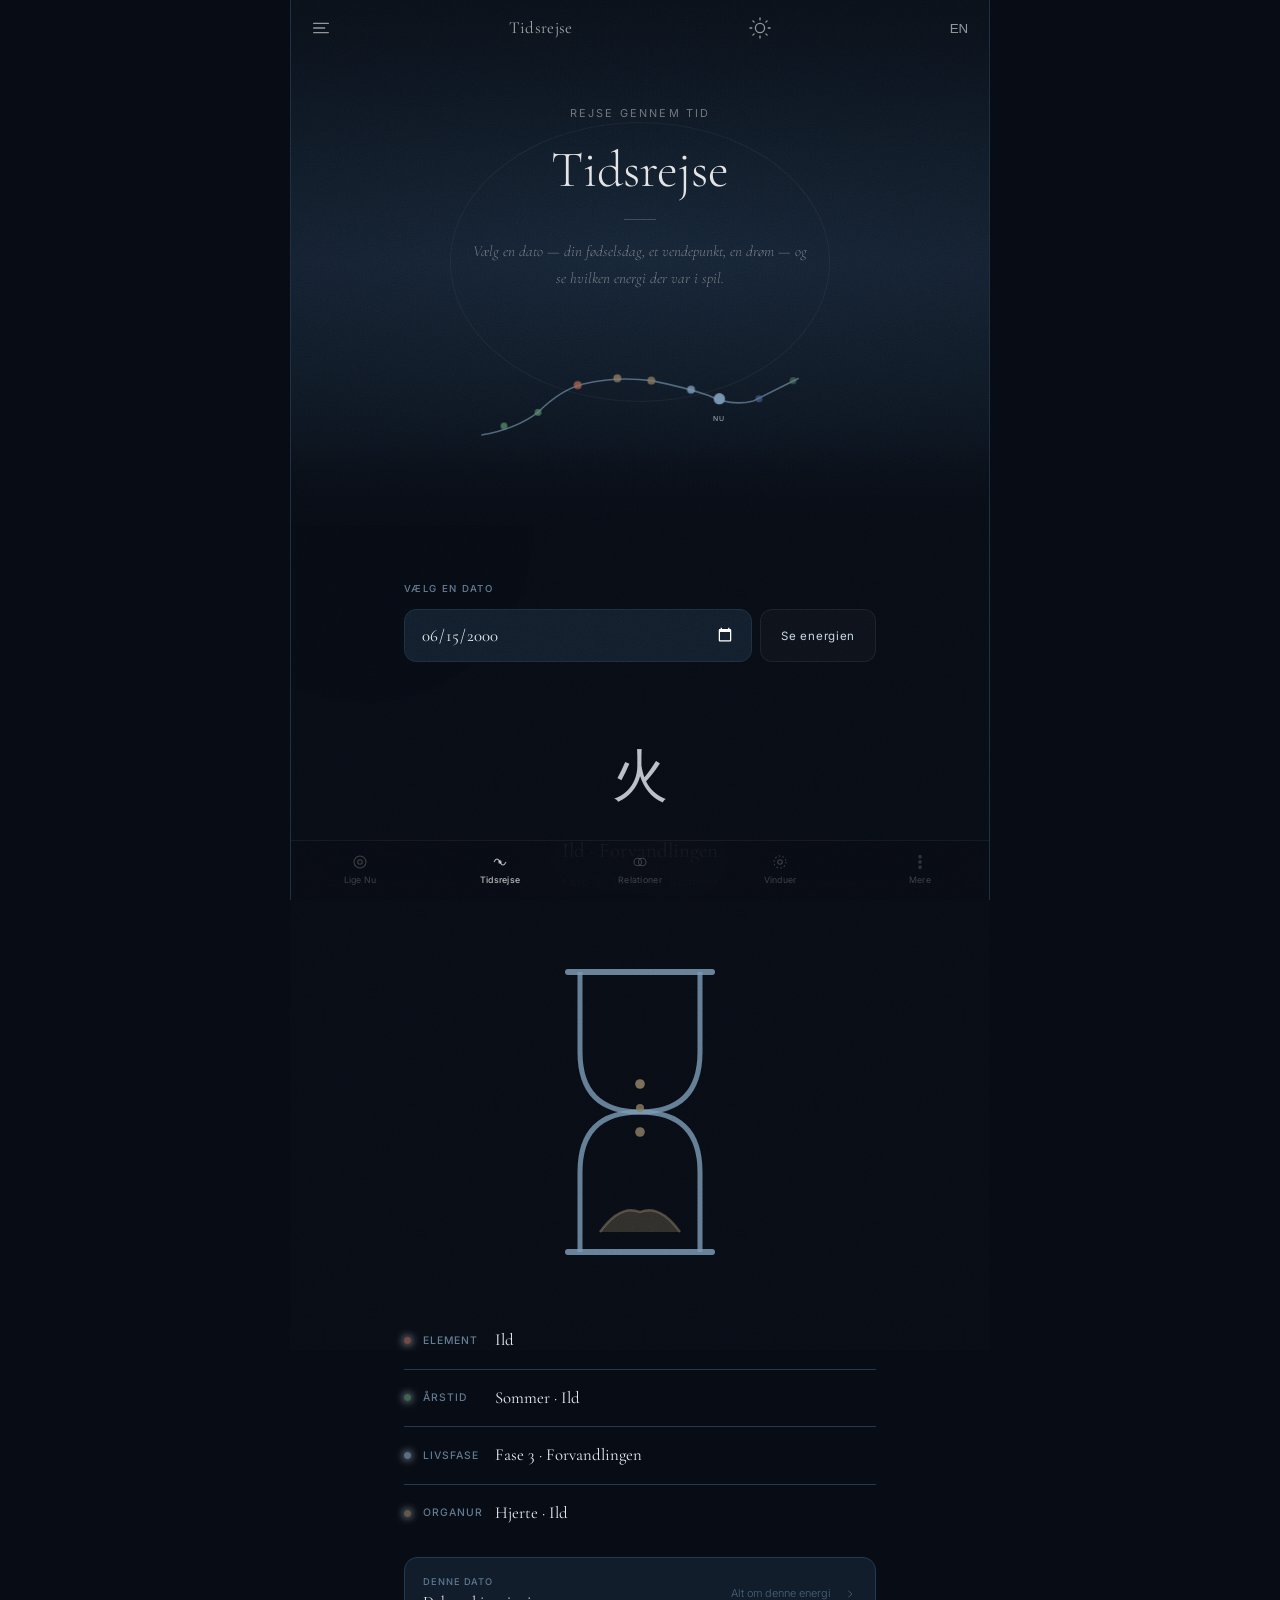
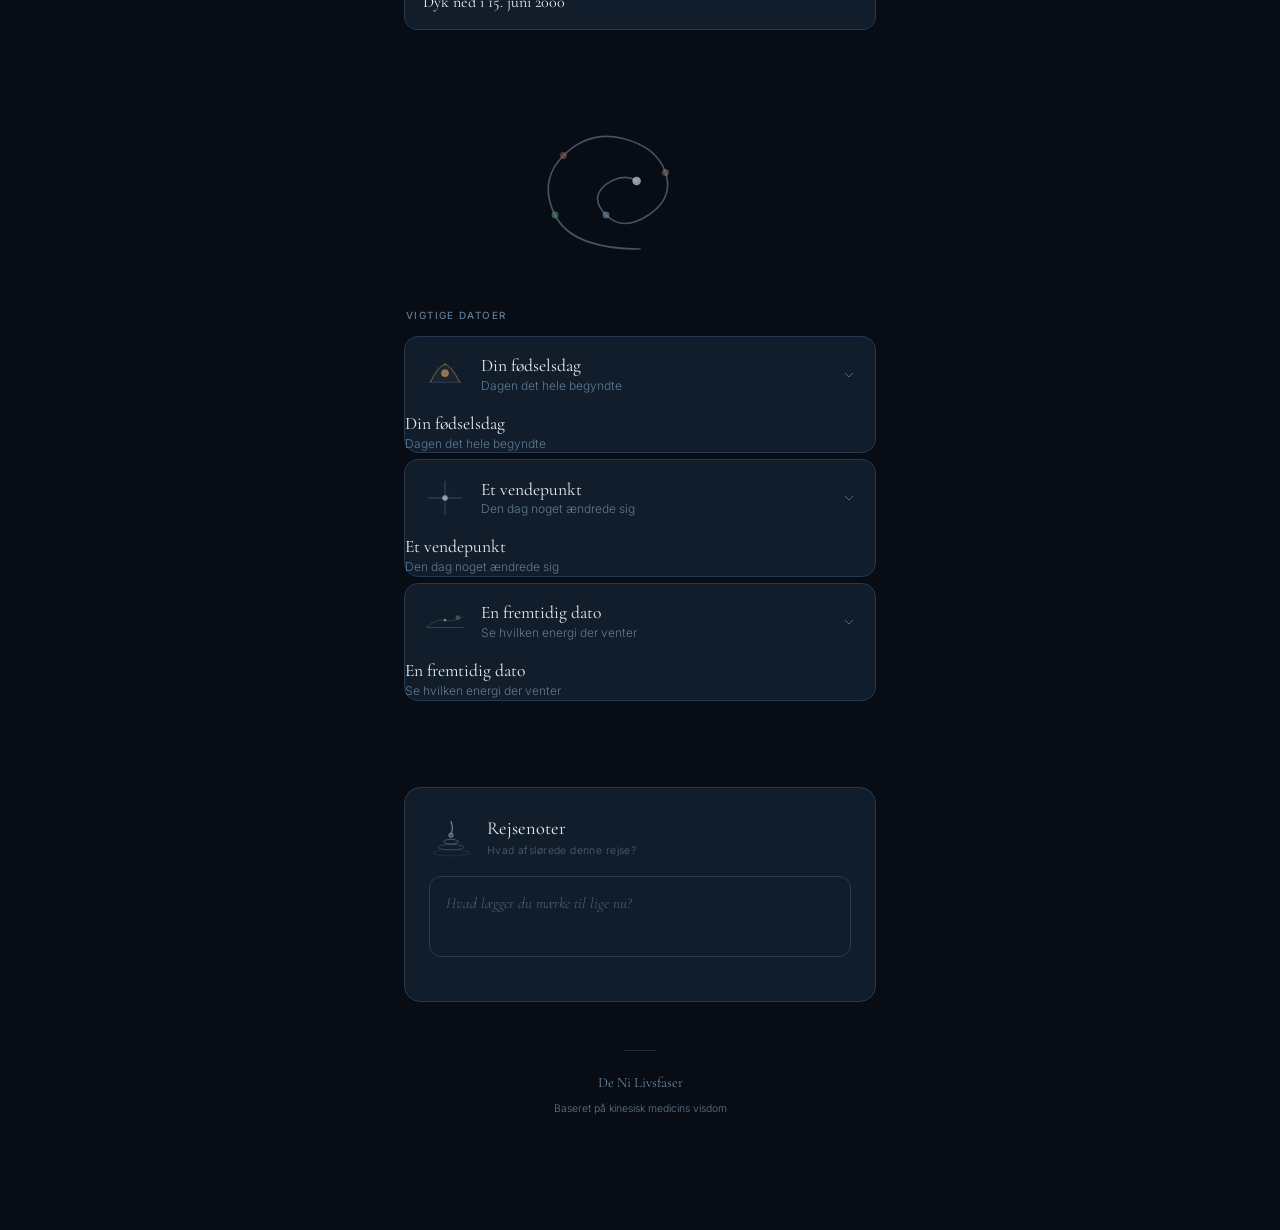
<file: tidsrejse.html>
<!DOCTYPE html>
<html lang="da">
<head>
  <meta charset="UTF-8">
  <meta name="viewport" content="width=device-width, initial-scale=1.0, viewport-fit=cover">
  <title>Tidsrejse — De 9 Livsfaser</title>
  <link rel="preconnect" href="https://fonts.googleapis.com">
  <link rel="preconnect" href="https://fonts.gstatic.com" crossorigin>
  <link href="https://fonts.googleapis.com/css2?family=Cormorant+Garamond:ital,wght@0,300;0,400;0,500;0,600;1,300;1,400;1,500&family=Inter:wght@300;400;500&display=swap" rel="stylesheet">
  <link rel="stylesheet" href="style.css">
  <link rel="stylesheet" href="tidsrejse.css">
  <link rel="stylesheet" href="deep.css">
  <link rel="stylesheet" href="light.css">
  <script src="theme.js"></script>
</head>
<body>

  <svg class="grain" aria-hidden="true">
    <filter id="grn"><feTurbulence type="fractalNoise" baseFrequency="0.80" numOctaves="4" stitchTiles="stitch"/></filter>
    <rect width="200%" height="200%" filter="url(#grn)"/>
  </svg>

  <div class="ambient" aria-hidden="true">
    <div class="orb orb--1"></div>
    <div class="orb orb--2"></div>
    <div class="orb orb--3"></div>
  </div>

  <nav class="topnav">
    <button class="topnav__btn" aria-label="Menu" data-i18n-aria="aria_menu">
      <svg viewBox="0 0 24 24" fill="none" stroke="currentColor" stroke-width="1.4" stroke-linecap="round"><line x1="4" y1="7" x2="20" y2="7"/><line x1="4" y1="12" x2="16" y2="12"/><line x1="4" y1="17" x2="20" y2="17"/></svg>
    </button>
    <span class="topnav__brand" data-i18n="tj_brand">Tidsrejse</span>
    <button class="theme-toggle" aria-label="Skift tema"></button>
    <button class="topnav__btn lang-switch" aria-label="Switch to English">EN</button>
  </nav>

  <!-- ═══════════════════════════════════════
       HERO — the timeline, past-present-future
       ═══════════════════════════════════════ -->
  <section class="mirror tj-mirror">

    <div class="mirror__halo" aria-hidden="true">
      <div class="halo halo--1"></div>
    </div>

    <div class="mirror__content">
      <p class="mirror__greeting anim-fade" style="--d:.3s" data-i18n="tj_greeting">Rejse gennem tid</p>

      <h1 class="tj-mirror__title anim-fade" style="--d:.6s" data-i18n="tj_title">Tidsrejse</h1>

      <div class="mirror__rule anim-fade" style="--d:.9s"></div>

      <p class="mirror__climate anim-fade" style="--d:1.1s">
        <em data-i18n="tj_intro">Vælg en dato — din fødselsdag, et vendepunkt, en drøm — og se hvilken energi der var i spil.</em>
      </p>
    </div>

    <!-- Living timeline illustration — below content -->
    <div class="tj-mirror__illo" aria-hidden="true">
      <svg viewBox="0 0 300 120" fill="none" class="svg-timeline">
        <path d="M10,90 Q40,85 60,70 Q80,50 100,45 Q130,38 160,42 Q190,48 210,55 Q230,65 250,60 Q270,50 290,40"
              stroke="rgba(122,154,181,0.60)" stroke-width="1.4" fill="none" class="timeline-path"/>
        <circle cx="30" cy="82" r="3" fill="rgba(90,138,106,0.75)" class="td td--1"/>
        <circle cx="60" cy="70" r="3" fill="rgba(90,138,106,0.70)" class="td td--2"/>
        <circle cx="95" cy="46" r="3.5" fill="rgba(160,96,80,0.80)" class="td td--3"/>
        <circle cx="130" cy="40" r="3.5" fill="rgba(138,122,96,0.80)" class="td td--4"/>
        <circle cx="160" cy="42" r="3.5" fill="rgba(138,122,96,0.75)" class="td td--5"/>
        <circle cx="195" cy="50" r="3.5" fill="rgba(122,154,181,0.80)" class="td td--6"/>
        <circle cx="220" cy="58" r="5" fill="rgba(122,154,181,0.95)" class="td td--now"/>
        <circle cx="255" cy="58" r="3" fill="rgba(80,112,160,0.55)" class="td td--8"/>
        <circle cx="285" cy="42" r="3" fill="rgba(90,138,106,0.50)" class="td td--9"/>
        <text x="220" y="78" fill="rgba(255,255,255,0.65)" font-size="6" font-family="Inter,sans-serif" font-weight="400" text-anchor="middle" letter-spacing="0.15em" data-i18n="tj_now_label">NU</text>
      </svg>
    </div>
  </section>

  <!-- ═══════════════════════════════════════
       DATE PICKER — choose your moment
       ═══════════════════════════════════════ -->
  <section class="tj-picker reveal">
    <div class="container">
      <p class="tj-picker__label" data-i18n="tj_pick_label">Vælg en dato</p>
      <div class="tj-picker__field">
        <input type="date" class="tj-date-input" id="tjDate" value="2000-06-15">
        <button class="tj-picker__go" id="tjGo" data-i18n="tj_go">Se energien</button>
      </div>
    </div>
  </section>

  <!-- ═══════════════════════════════════════
       RESULT — what was alive on that day
       ═══════════════════════════════════════ -->
  <section class="tj-result reveal" id="tjResult">
    <div class="container">

      <div class="tj-result__hero">
        <span class="tj-result__char" id="tjChar">火</span>
        <h2 class="tj-result__title" id="tjTitle" data-i18n="tj_result_title_default">Ild · Forvandlingen</h2>
        <p class="tj-result__meta" id="tjMeta" data-i18n="tj_result_meta_default">Fase 3 · 14–21 år · Sommer</p>
      </div>

      <!-- Hourglass — time flowing -->
      <div class="illo-pause reveal" aria-hidden="true">
        <svg viewBox="0 0 60 90" fill="none" class="illo-hourglass">
          <path d="M15,10 L15,30 Q15,45 30,45 Q45,45 45,30 L45,10" stroke="rgba(122,154,181,0.80)" stroke-width="1.25" fill="none"/>
          <path d="M15,80 L15,60 Q15,45 30,45 Q45,45 45,60 L45,80" stroke="rgba(122,154,181,0.80)" stroke-width="1.25" fill="none"/>
          <line x1="12" y1="10" x2="48" y2="10" stroke="rgba(122,154,181,0.82)" stroke-width="1.5" stroke-linecap="round"/>
          <line x1="12" y1="80" x2="48" y2="80" stroke="rgba(122,154,181,0.82)" stroke-width="1.5" stroke-linecap="round"/>
          <!-- Sand grains falling -->
          <circle cx="30" cy="38" r="1.2" fill="rgba(138,122,96,0.88)" class="sand sand--1"/>
          <circle cx="30" cy="44" r="1" fill="rgba(138,122,96,0.80)" class="sand sand--2"/>
          <circle cx="30" cy="50" r="1.2" fill="rgba(138,122,96,0.82)" class="sand sand--3"/>
          <!-- Accumulated sand -->
          <path d="M20,75 Q25,68 30,70 Q35,68 40,75" fill="rgba(138,122,96,0.30)" stroke="rgba(138,122,96,0.50)" stroke-width="0.6"/>
        </svg>
      </div>

      <div class="tj-row reveal">
        <div class="tj-row__dot" style="background:rgba(160,96,80,0.70)"></div>
        <div class="tj-row__label" data-i18n="tj_el_label">Element</div>
        <div class="tj-row__value" id="tjElement" data-i18n="tj_el_default">Ild</div>
      </div>
      <div class="tj-row reveal">
        <div class="tj-row__dot" style="background:rgba(90,138,106,0.70)"></div>
        <div class="tj-row__label" data-i18n="tj_season_label">Årstid</div>
        <div class="tj-row__value" id="tjSeason" data-i18n="tj_season_default">Sommer · Ild</div>
      </div>
      <div class="tj-row reveal">
        <div class="tj-row__dot" style="background:rgba(122,154,181,0.70)"></div>
        <div class="tj-row__label" data-i18n="tj_phase_label">Livsfase</div>
        <div class="tj-row__value" id="tjPhase" data-i18n="tj_phase_default">Fase 3 · Forvandlingen</div>
      </div>
      <div class="tj-row reveal">
        <div class="tj-row__dot" style="background:rgba(138,122,96,0.70)"></div>
        <div class="tj-row__label" data-i18n="tj_organ_label">Organur</div>
        <div class="tj-row__value" id="tjOrgan" data-i18n="tj_organ_default">Hjerte · Ild</div>
      </div>

      <a href="din-tidsrejse.html" class="deep-bar reveal" style="margin-top:16px">
        <div class="deep-bar__left">
          <p class="deep-bar__label" data-i18n="tj_deep_date_label">Denne dato</p>
          <p class="deep-bar__value" id="tjDeepLabel" data-i18n="tj_deep_default">Dyk ned i 15. juni 2000</p>
        </div>
        <p class="deep-bar__hint" data-i18n="tj_deep_hint">Alt om denne energi</p>
        <svg class="deep-bar__arrow" viewBox="0 0 24 24" fill="none" stroke="currentColor" stroke-width="1.5"><path d="M9 6l6 6-6 6"/></svg>
      </a>
    </div>
  </section>

  <!-- Spiral — the cycles repeating -->
  <div class="divider reveal" aria-hidden="true">
    <svg viewBox="0 0 200 120" fill="none" class="illo-spiral">
      <path d="M100,100 Q60,100 50,80 Q40,60 55,45 Q70,30 90,35 Q110,40 115,55 Q120,70 105,80 Q90,90 80,80 Q70,70 80,62 Q90,55 98,60"
            stroke="rgba(122,154,181,0.50)" stroke-width="1" fill="none" stroke-linecap="round"/>
      <circle cx="98" cy="60" r="2.5" fill="rgba(196,213,226,0.70)"/>
      <!-- Markers on the spiral -->
      <circle cx="50" cy="80" r="2" fill="rgba(90,138,106,0.60)"/>
      <circle cx="55" cy="45" r="2" fill="rgba(160,96,80,0.55)"/>
      <circle cx="115" cy="55" r="2" fill="rgba(138,122,96,0.55)"/>
      <circle cx="80" cy="80" r="2" fill="rgba(122,154,181,0.55)"/>
    </svg>
  </div>

  <!-- ═══════════════════════════════════════
       EXPLORE — milestone dates
       ═══════════════════════════════════════ -->
  <section class="explore reveal">
    <div class="container">
      <p class="explore__label" data-i18n="tj_milestone_label">Vigtige datoer</p>

      <div class="bar bar--expand" data-expand="birth">
        <div class="bar__top">
          <div class="bar__illo">
            <svg viewBox="0 0 48 48" fill="none" class="svg-sunrise">
              <path d="M8,32 Q16,15 24,12 Q32,15 40,32" stroke="rgba(210,160,100,0.60)" stroke-width="1" fill="rgba(210,160,100,0.06)"/>
              <line x1="6" y1="32" x2="42" y2="32" stroke="rgba(122,154,181,0.40)" stroke-width="0.7"/>
              <circle cx="24" cy="22" r="4" fill="rgba(210,160,100,0.65)" stroke="rgba(210,160,100,0.40)" stroke-width="0.6"/>
              <line x1="24" y1="14" x2="24" y2="10" stroke="rgba(210,160,100,0.45)" stroke-width="0.5" stroke-linecap="round"/>
              <line x1="16" y1="17" x2="13" y2="14" stroke="rgba(210,160,100,0.35)" stroke-width="0.5" stroke-linecap="round"/>
              <line x1="32" y1="17" x2="35" y2="14" stroke="rgba(210,160,100,0.35)" stroke-width="0.5" stroke-linecap="round"/>
            </svg>
          </div>
          <div class="bar__body">
            <h3 class="bar__title" data-i18n="tj_birthday_title">Din fødselsdag</h3>
            <p class="bar__sub" data-i18n="tj_birthday_sub">Dagen det hele begyndte</p>
          </div>
          <svg class="bar__arrow" viewBox="0 0 24 24" fill="none" stroke="currentColor" stroke-width="1.5"><path d="M6 9l6 6 6-6"/></svg>
        </div>
        <div class="bar__body">
          <h3 class="bar__title" data-i18n="tj_birthday_title">Din fødselsdag</h3>
          <p class="bar__sub" data-i18n="tj_birthday_sub">Dagen det hele begyndte</p>
        </div>
      </div>

      <div class="bar bar--expand" data-expand="turning">
        <div class="bar__top">
          <div class="bar__illo">
            <svg viewBox="0 0 48 48" fill="none" class="svg-crossroads">
              <line x1="24" y1="6" x2="24" y2="42" stroke="rgba(122,154,181,0.50)" stroke-width="0.8" stroke-linecap="round"/>
              <line x1="6" y1="24" x2="42" y2="24" stroke="rgba(122,154,181,0.50)" stroke-width="0.8" stroke-linecap="round"/>
              <path d="M14,14 L34,34" stroke="rgba(122,154,181,0.30)" stroke-width="0.6" stroke-dasharray="2 3"/>
              <path d="M34,14 L14,34" stroke="rgba(122,154,181,0.30)" stroke-width="0.6" stroke-dasharray="2 3"/>
              <circle cx="24" cy="24" r="3" fill="rgba(196,213,226,0.65)"/>
            </svg>
          </div>
          <div class="bar__body">
            <h3 class="bar__title" data-i18n="tj_turning_title">Et vendepunkt</h3>
            <p class="bar__sub" data-i18n="tj_turning_sub">Den dag noget ændrede sig</p>
          </div>
          <svg class="bar__arrow" viewBox="0 0 24 24" fill="none" stroke="currentColor" stroke-width="1.5"><path d="M6 9l6 6 6-6"/></svg>
        </div>
        <div class="bar__body">
          <h3 class="bar__title" data-i18n="tj_turning_title">Et vendepunkt</h3>
          <p class="bar__sub" data-i18n="tj_turning_sub">Den dag noget ændrede sig</p>
        </div>
      </div>

      <div class="bar bar--expand" data-expand="future">
        <div class="bar__top">
          <div class="bar__illo">
            <svg viewBox="0 0 48 48" fill="none" class="svg-horizon">
              <line x1="4" y1="30" x2="44" y2="30" stroke="rgba(122,154,181,0.45)" stroke-width="0.7"/>
              <path d="M4,30 Q14,20 24,22 Q34,24 44,18" stroke="rgba(90,138,106,0.45)" stroke-width="0.8" fill="none"/>
              <circle cx="38" cy="19" r="2.5" fill="rgba(90,138,106,0.55)"/>
              <circle cx="24" cy="22" r="1.5" fill="rgba(196,213,226,0.50)"/>
            </svg>
          </div>
          <div class="bar__body">
            <h3 class="bar__title" data-i18n="tj_future_title">En fremtidig dato</h3>
            <p class="bar__sub" data-i18n="tj_future_sub">Se hvilken energi der venter</p>
          </div>
          <svg class="bar__arrow" viewBox="0 0 24 24" fill="none" stroke="currentColor" stroke-width="1.5"><path d="M6 9l6 6 6-6"/></svg>
        </div>
        <div class="bar__body">
          <h3 class="bar__title" data-i18n="tj_future_title">En fremtidig dato</h3>
          <p class="bar__sub" data-i18n="tj_future_sub">Se hvilken energi der venter</p>
        </div>
      </div>

    </div>
  </section>

  <section class="reading reveal">
    <div class="container">
      <div class="reading__card">
        <div class="journal-header">
          <div class="journal-header__illo">
            <svg viewBox="0 0 48 48" fill="none">
              <path d="M24,6 Q27,14 24,19" stroke="rgba(196,213,226,0.85)" stroke-width="1.2" stroke-linecap="round" fill="none"/>
              <circle cx="24" cy="21" r="2.5" fill="rgba(196,213,226,0.45)" stroke="rgba(196,213,226,0.75)" stroke-width="0.9"/>
              <ellipse cx="24" cy="28" rx="8" ry="2.5" stroke="rgba(196,213,226,0.60)" stroke-width="0.8" fill="none"/>
              <ellipse cx="24" cy="34" rx="14" ry="3" stroke="rgba(196,213,226,0.40)" stroke-width="0.7" fill="none"/>
              <ellipse cx="24" cy="40" rx="20" ry="3.5" stroke="rgba(196,213,226,0.25)" stroke-width="0.6" fill="none"/>
            </svg>
          </div>
          <div class="journal-header__text">
            <h3 class="journal-header__title" data-i18n="journal_time_title">Rejsenoter</h3>
            <p class="journal-header__sub" data-i18n="journal_time_sub">Hvad afslørede denne rejse?</p>
          </div>
        </div>
        <div class="journal" data-journal-theme="time">
          <textarea class="journal__area" data-i18n-placeholder="journal_placeholder" placeholder="Hvad lægger du mærke til lige nu?"></textarea>
          <div class="journal__actions">
            <span class="journal__saved" data-i18n="journal_saved">Gemt</span>
            <button class="journal__save" data-i18n="journal_save" disabled>Gem</button>
          </div>
        </div>
      </div>
    </div>
  </section>

  <footer class="footer reveal">
    <div class="container">
      <div class="footer__rule"></div>
      <p class="footer__brand" data-i18n="footer_brand">De Ni Livsfaser</p>
      <p class="footer__sub" data-i18n="footer_sub">Baseret på kinesisk medicins visdom</p>
    </div>
  </footer>

  <nav class="tabbar">
    <a href="index.html" class="tab"><svg viewBox="0 0 24 24" fill="none" stroke="currentColor" stroke-width="1.4"><circle cx="12" cy="12" r="8"/><circle cx="12" cy="12" r="3"/></svg><span data-i18n="tab_now">Lige Nu</span></a>
    <a href="tidsrejse.html" class="tab active"><svg viewBox="0 0 24 24" fill="none" stroke="currentColor" stroke-width="1.4"><path d="M4,12 Q8,4 12,12 Q16,20 20,12"/><circle cx="12" cy="12" r="1.5"/></svg><span data-i18n="tab_time">Tidsrejse</span></a>
    <a href="relationer.html" class="tab"><svg viewBox="0 0 24 24" fill="none" stroke="currentColor" stroke-width="1.4"><circle cx="9" cy="12" r="5"/><circle cx="15" cy="12" r="5"/></svg><span data-i18n="tab_rel">Relationer</span></a>
    <a href="vinduer.html" class="tab"><svg viewBox="0 0 24 24" fill="none" stroke="currentColor" stroke-width="1.4"><circle cx="12" cy="12" r="8" stroke-dasharray="2 3"/><circle cx="12" cy="12" r="3"/></svg><span data-i18n="tab_win">Vinduer</span></a>
    <a href="mere.html" class="tab"><svg viewBox="0 0 24 24" fill="none" stroke="currentColor" stroke-width="1.4"><circle cx="12" cy="5" r="1.5"/><circle cx="12" cy="12" r="1.5"/><circle cx="12" cy="19" r="1.5"/></svg><span data-i18n="tab_more">Mere</span></a>
  </nav>

  <script src="menu.js"></script>
  <script src="translations.js"></script>
  <script src="i18n.js"></script>
  <script src="app.js"></script>
  <script src="journal.js"></script>
  <script>
  // Reveal
  document.querySelectorAll('.reveal').forEach((el, i) => {
    setTimeout(() => el.classList.add('visible'), 80 + i * 70);
  });

  // i18n helper
  function _t(key) {
    var lang = (window.i18n && window.i18n.getLang) ? window.i18n.getLang() : 'da';
    var dict = window.TRANSLATIONS && window.TRANSLATIONS[lang];
    return (dict && dict[key] !== undefined) ? dict[key] : key;
  }
  const _elemMap = { 'Træ': 'wood', 'Ild': 'fire', 'Jord': 'earth', 'Metal': 'metal', 'Vand': 'water' };
  const _seasonMap = { 'Forår': 'season_spring', 'Sommer': 'season_summer', 'Sensommer': 'season_late_summer', 'Efterår': 'season_autumn', 'Vinter': 'season_winter' };
  function _tElem(dk) { return _t('elem_' + (_elemMap[dk] || dk)); }
  function _tSeason(dk) { return _t(_seasonMap[dk] || dk); }

  // Simple date calculation
  const tjGo = document.getElementById('tjGo');
  const tjDate = document.getElementById('tjDate');
  if (tjGo && tjDate) {
    tjGo.addEventListener('click', () => {
      const d = new Date(tjDate.value);
      const month = d.getMonth();
      const seasons = [
        {months:[2,3,4], name:'Forår', el:'Træ', char:'木'},
        {months:[5,6], name:'Sommer', el:'Ild', char:'火'},
        {months:[7], name:'Sensommer', el:'Jord', char:'土'},
        {months:[8,9,10], name:'Efterår', el:'Metal', char:'金'},
        {months:[11,0,1], name:'Vinter', el:'Vand', char:'水'}
      ];
      const season = seasons.find(s => s.months.includes(month)) || seasons[0];

      const lang = (window.i18n && window.i18n.getLang) ? window.i18n.getLang() : 'da';
      const locale = lang === 'en' ? 'en-GB' : 'da-DK';

      document.getElementById('tjChar').textContent = season.char;
      document.getElementById('tjTitle').textContent = _tElem(season.el) + ' · ' + _tSeason(season.name);
      document.getElementById('tjElement').textContent = _tElem(season.el);
      document.getElementById('tjSeason').textContent = _tSeason(season.name) + ' · ' + _tElem(season.el);
      document.getElementById('tjDeepLabel').textContent = _t('tj_deep_label_prefix') + d.toLocaleDateString(locale, {day:'numeric', month:'long', year:'numeric'});

      document.getElementById('tjResult').scrollIntoView({behavior:'smooth'});
    });
  }

  // Expandable bars
  document.querySelectorAll('.bar--expand').forEach(function(bar) {
    bar.querySelector('.bar__top').addEventListener('click', function() {
      bar.classList.toggle('open');
    });
  });
  </script>
</body>
</html>
</file>
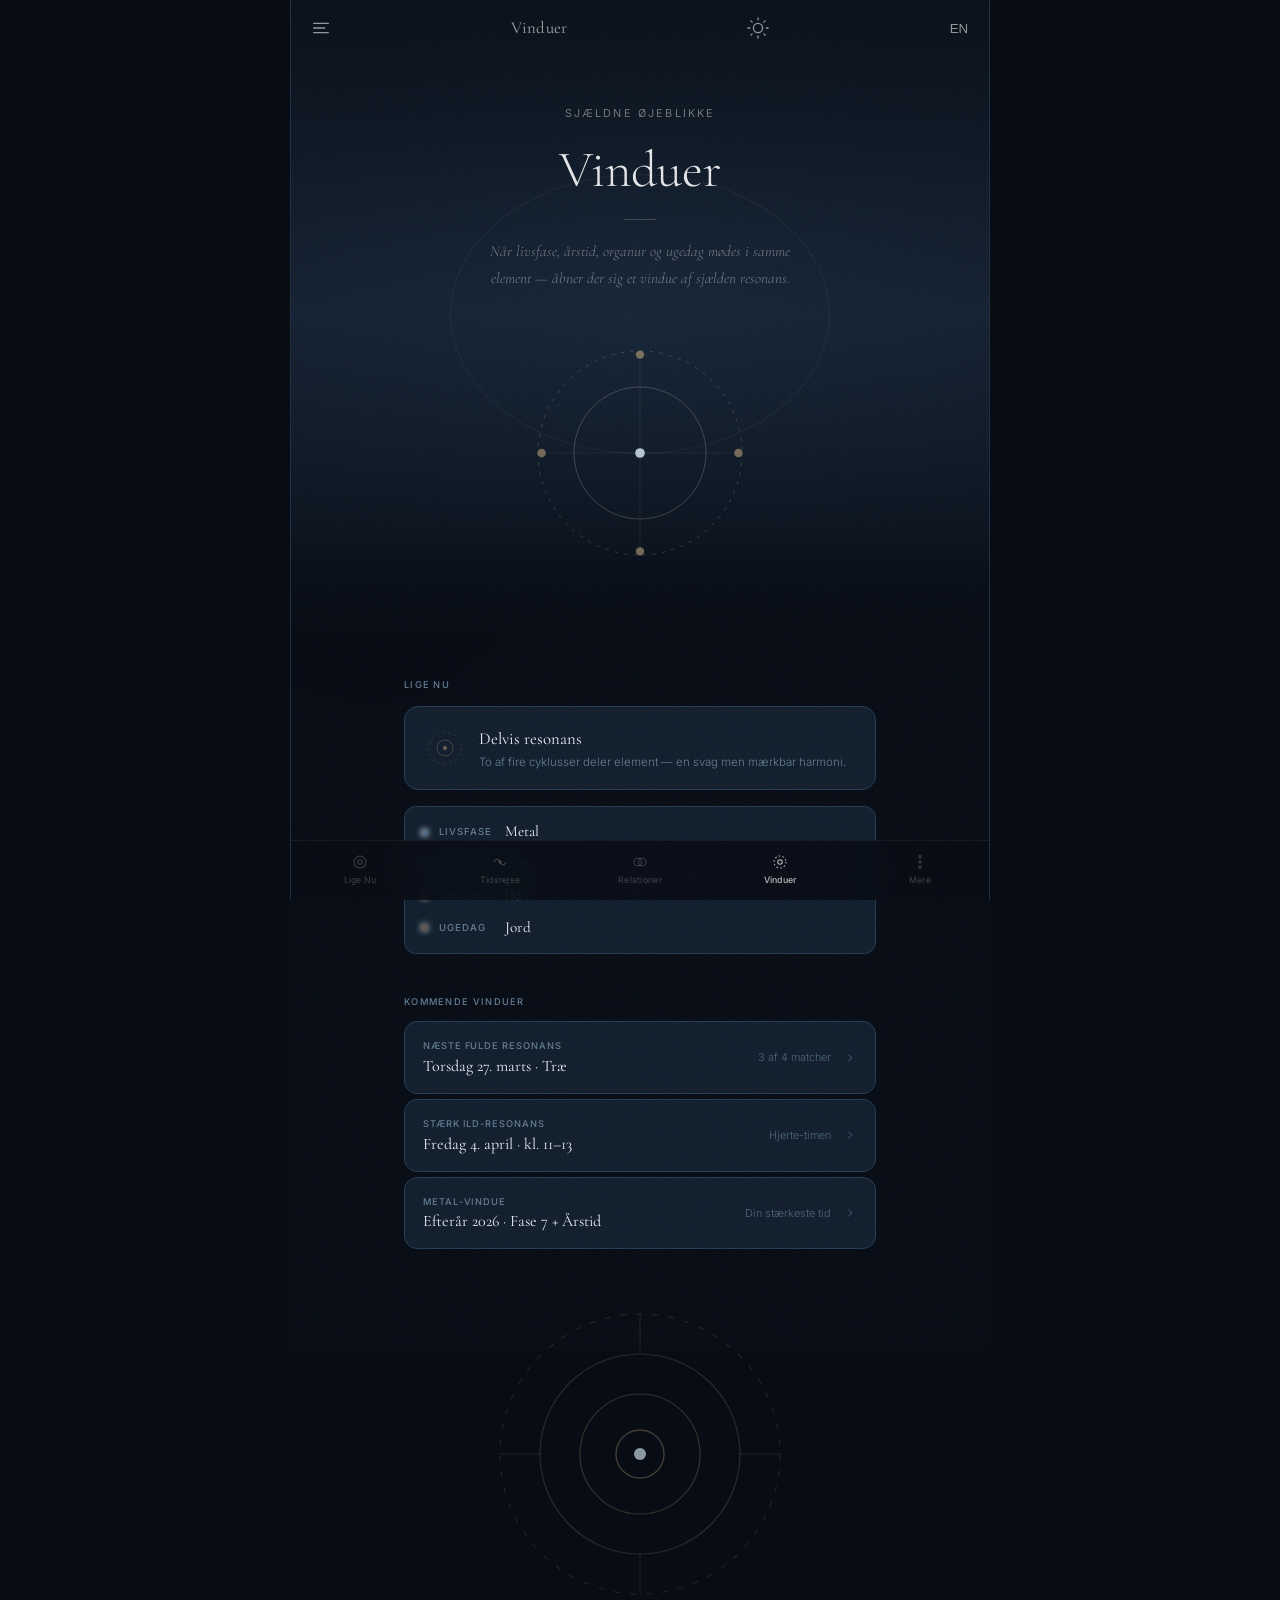
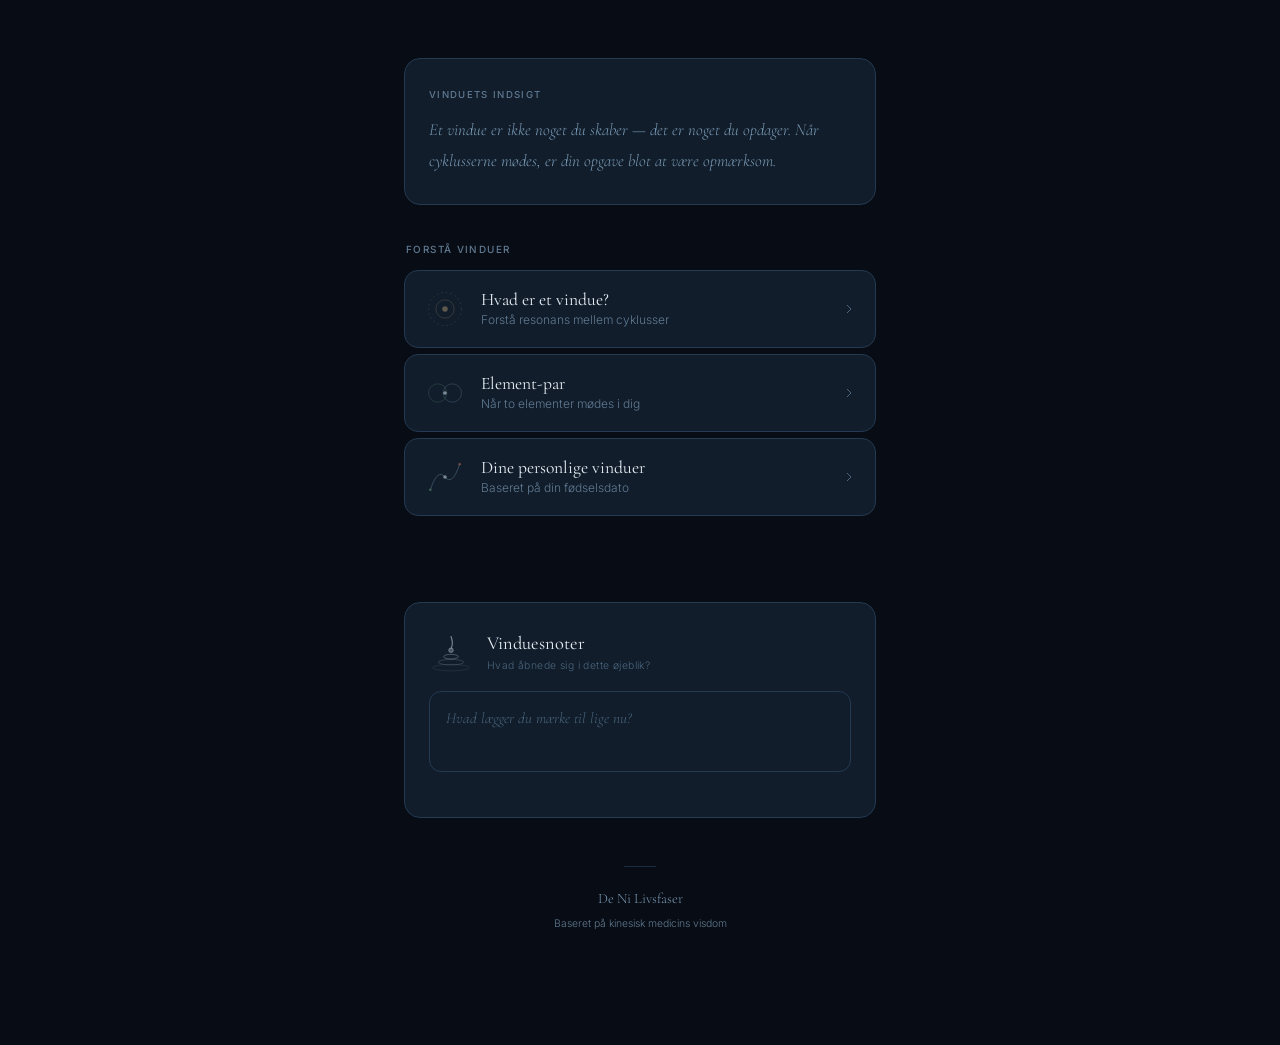
<file: vinduer.html>
<!DOCTYPE html>
<html lang="da">
<head>
  <meta charset="UTF-8">
  <meta name="viewport" content="width=device-width, initial-scale=1.0, viewport-fit=cover">
  <title>Vinduer — De 9 Livsfaser</title>
  <link rel="preconnect" href="https://fonts.googleapis.com">
  <link rel="preconnect" href="https://fonts.gstatic.com" crossorigin>
  <link href="https://fonts.googleapis.com/css2?family=Cormorant+Garamond:ital,wght@0,300;0,400;0,500;0,600;1,300;1,400;1,500&family=Inter:wght@300;400;500&display=swap" rel="stylesheet">
  <link rel="stylesheet" href="style.css">
  <link rel="stylesheet" href="vinduer.css">
  <link rel="stylesheet" href="deep.css">
  <link rel="stylesheet" href="light.css">
  <script src="theme.js"></script>
</head>
<body>

  <svg class="grain" aria-hidden="true">
    <filter id="grn"><feTurbulence type="fractalNoise" baseFrequency="0.80" numOctaves="4" stitchTiles="stitch"/></filter>
    <rect width="200%" height="200%" filter="url(#grn)"/>
  </svg>

  <div class="ambient" aria-hidden="true">
    <div class="orb orb--1"></div>
    <div class="orb orb--2"></div>
    <div class="orb orb--3"></div>
  </div>

  <nav class="topnav">
    <button class="topnav__btn" aria-label="Menu" data-i18n-aria="aria_menu">
      <svg viewBox="0 0 24 24" fill="none" stroke="currentColor" stroke-width="1.4" stroke-linecap="round"><line x1="4" y1="7" x2="20" y2="7"/><line x1="4" y1="12" x2="16" y2="12"/><line x1="4" y1="17" x2="20" y2="17"/></svg>
    </button>
    <span class="topnav__brand" data-i18n="win_brand">Vinduer</span>
    <button class="theme-toggle" aria-label="Skift tema"></button>
    <button class="topnav__btn lang-switch" aria-label="Switch to English">EN</button>
  </nav>

  <!-- ═══════════════════════════════════════
       HERO — rare alignment, a window opening
       ═══════════════════════════════════════ -->
  <section class="mirror win-mirror">

    <div class="mirror__halo" aria-hidden="true">
      <div class="halo halo--1"></div>
    </div>

    <div class="mirror__content">
      <p class="mirror__greeting anim-fade" style="--d:.3s" data-i18n="win_greeting">Sjældne øjeblikke</p>

      <h1 class="win-mirror__title anim-fade" style="--d:.6s" data-i18n="win_title">Vinduer</h1>

      <div class="mirror__rule anim-fade" style="--d:.9s"></div>

      <p class="mirror__climate anim-fade" style="--d:1.1s">
        <em data-i18n="win_intro">Når livsfase, årstid, organur og ugedag mødes i samme element — åbner der sig et vindue af sjælden resonans.</em>
      </p>
    </div>

    <!-- Compass rose — below content -->
    <div class="win-mirror__illo" aria-hidden="true">
      <svg viewBox="0 0 200 200" fill="none" class="svg-compass">
        <circle cx="100" cy="100" r="85" stroke="rgba(255,255,255,0.18)" stroke-width="0.7" stroke-dasharray="3 5" class="compass-outer"/>
        <circle cx="100" cy="100" r="55" stroke="rgba(255,255,255,0.22)" stroke-width="0.7" class="compass-inner"/>
        <line x1="100" y1="15" x2="100" y2="185" stroke="rgba(255,255,255,0.10)" stroke-width="0.5"/>
        <line x1="15" y1="100" x2="185" y2="100" stroke="rgba(255,255,255,0.10)" stroke-width="0.5"/>
        <circle cx="100" cy="18" r="3.5" fill="rgba(138,122,96,0.85)" class="compass-dot compass-dot--1"/>
        <circle cx="182" cy="100" r="3.5" fill="rgba(138,122,96,0.80)" class="compass-dot compass-dot--2"/>
        <circle cx="100" cy="182" r="3.5" fill="rgba(138,122,96,0.80)" class="compass-dot compass-dot--3"/>
        <circle cx="18" cy="100" r="3.5" fill="rgba(138,122,96,0.80)" class="compass-dot compass-dot--4"/>
        <circle cx="100" cy="100" r="4" fill="rgba(196,213,226,0.90)"/>
      </svg>
    </div>
  </section>

  <!-- ═══════════════════════════════════════
       CURRENT ALIGNMENT — what's open now
       ═══════════════════════════════════════ -->
  <section class="win-now reveal">
    <div class="container">
      <p class="win-now__label" data-i18n="win_now_label">Lige nu</p>

      <div class="win-status" id="winStatus">
        <div class="win-status__icon">
          <svg viewBox="0 0 40 40" fill="none" class="svg-window-status">
            <circle cx="20" cy="20" r="16" stroke="rgba(138,122,96,0.40)" stroke-width="0.7" stroke-dasharray="2 4"/>
            <circle cx="20" cy="20" r="8" stroke="rgba(138,122,96,0.55)" stroke-width="0.7"/>
            <circle cx="20" cy="20" r="2" fill="rgba(138,122,96,0.70)"/>
          </svg>
        </div>
        <div class="win-status__body">
          <p class="win-status__title" data-i18n="win_status_title">Delvis resonans</p>
          <p class="win-status__desc" data-i18n="win_status_desc">To af fire cyklusser deler element — en svag men mærkbar harmoni.</p>
        </div>
      </div>

      <div class="win-alignment reveal">
        <div class="win-align-dot" style="background:rgba(122,154,181,0.60)"></div>
        <span class="win-align-label" data-i18n="win_align_phase">Livsfase</span>
        <span class="win-align-el">Metal</span>
        <div class="win-align-dot" style="background:rgba(90,138,106,0.60)"></div>
        <span class="win-align-label" data-i18n="win_align_season">Årstid</span>
        <span class="win-align-el">Træ</span>
        <div class="win-align-dot" style="background:rgba(160,96,80,0.60)"></div>
        <span class="win-align-label" data-i18n="win_align_organ">Organur</span>
        <span class="win-align-el">Ild</span>
        <div class="win-align-dot" style="background:rgba(138,122,96,0.60)"></div>
        <span class="win-align-label" data-i18n="win_align_day">Ugedag</span>
        <span class="win-align-el">Jord</span>
      </div>
    </div>
  </section>

  <!-- ═══════════════════════════════════════
       UPCOMING WINDOWS — next alignments
       ═══════════════════════════════════════ -->
  <section class="win-upcoming reveal">
    <div class="container">
      <p class="win-upcoming__label" data-i18n="win_upcoming_label">Kommende vinduer</p>

      <a href="dit-vindue.html" class="deep-bar">
        <div class="deep-bar__left">
          <p class="deep-bar__label" data-i18n="win_next_full_label">Næste fulde resonans</p>
          <p class="deep-bar__value" data-i18n="win_next_full_value">Torsdag 27. marts · Træ</p>
        </div>
        <p class="deep-bar__hint" data-i18n="win_next_full_hint">3 af 4 matcher</p>
        <svg class="deep-bar__arrow" viewBox="0 0 24 24" fill="none" stroke="currentColor" stroke-width="1.5"><path d="M9 6l6 6-6 6"/></svg>
      </a>

      <a href="dit-vindue.html" class="deep-bar">
        <div class="deep-bar__left">
          <p class="deep-bar__label" data-i18n="win_next_fire_label">Stærk ild-resonans</p>
          <p class="deep-bar__value" data-i18n="win_next_fire_value">Fredag 4. april · kl. 11–13</p>
        </div>
        <p class="deep-bar__hint" data-i18n="win_next_fire_hint">Hjerte-timen</p>
        <svg class="deep-bar__arrow" viewBox="0 0 24 24" fill="none" stroke="currentColor" stroke-width="1.5"><path d="M9 6l6 6-6 6"/></svg>
      </a>

      <a href="dit-vindue.html" class="deep-bar">
        <div class="deep-bar__left">
          <p class="deep-bar__label" data-i18n="win_next_metal_label">Metal-vindue</p>
          <p class="deep-bar__value" data-i18n="win_next_metal_value">Efterår 2026 · Fase 7 + Årstid</p>
        </div>
        <p class="deep-bar__hint" data-i18n="win_next_metal_hint">Din stærkeste tid</p>
        <svg class="deep-bar__arrow" viewBox="0 0 24 24" fill="none" stroke="currentColor" stroke-width="1.5"><path d="M9 6l6 6-6 6"/></svg>
      </a>
    </div>
  </section>

  <!-- Illustration — concentric rings aligning -->
  <div class="divider reveal" aria-hidden="true">
    <svg viewBox="0 0 160 160" fill="none" class="illo-alignment">
      <circle cx="80" cy="80" r="70" stroke="rgba(138,122,96,0.20)" stroke-width="0.6" stroke-dasharray="3 5"/>
      <circle cx="80" cy="80" r="50" stroke="rgba(138,122,96,0.28)" stroke-width="0.6"/>
      <circle cx="80" cy="80" r="30" stroke="rgba(138,122,96,0.35)" stroke-width="0.6"/>
      <circle cx="80" cy="80" r="12" stroke="rgba(138,122,96,0.45)" stroke-width="0.7"/>
      <circle cx="80" cy="80" r="3" fill="rgba(196,213,226,0.70)"/>
      <!-- Alignment lines — when cycles sync -->
      <line x1="80" y1="10" x2="80" y2="30" stroke="rgba(138,122,96,0.25)" stroke-width="0.4" stroke-linecap="round"/>
      <line x1="80" y1="130" x2="80" y2="150" stroke="rgba(138,122,96,0.25)" stroke-width="0.4" stroke-linecap="round"/>
      <line x1="10" y1="80" x2="30" y2="80" stroke="rgba(138,122,96,0.25)" stroke-width="0.4" stroke-linecap="round"/>
      <line x1="130" y1="80" x2="150" y2="80" stroke="rgba(138,122,96,0.25)" stroke-width="0.4" stroke-linecap="round"/>
    </svg>
  </div>

  <!-- ═══════════════════════════════════════
       READING
       ═══════════════════════════════════════ -->
  <section class="reading reveal">
    <div class="container">
      <div class="reading__card">
        <p class="reading__label" data-i18n="win_reading_label">Vinduets Indsigt</p>
        <p class="reading__text" data-i18n="win_reading_text">Et vindue er ikke noget du skaber — det er noget du opdager. Når cyklusserne mødes, er din opgave blot at være opmærksom.</p>
      </div>
    </div>
  </section>

  <!-- ═══════════════════════════════════════
       EXPLORE
       ═══════════════════════════════════════ -->
  <section class="explore reveal">
    <div class="container">
      <p class="explore__label" data-i18n="win_explore_label">Forstå vinduer</p>

      <a href="dit-vindue.html" class="bar">
        <div class="bar__illo">
          <svg viewBox="0 0 48 48" fill="none">
            <circle cx="24" cy="24" r="18" stroke="rgba(138,122,96,0.35)" stroke-width="0.7" stroke-dasharray="2 3"/>
            <circle cx="24" cy="24" r="10" stroke="rgba(138,122,96,0.45)" stroke-width="0.7"/>
            <circle cx="24" cy="24" r="3" fill="rgba(138,122,96,0.65)"/>
          </svg>
        </div>
        <div class="bar__body">
          <h3 class="bar__title" data-i18n="win_what_title">Hvad er et vindue?</h3>
          <p class="bar__sub" data-i18n="win_what_sub">Forstå resonans mellem cyklusser</p>
        </div>
        <svg class="bar__arrow" viewBox="0 0 24 24" fill="none" stroke="currentColor" stroke-width="1.5"><path d="M9 6l6 6-6 6"/></svg>
      </a>

      <a href="dit-vindue.html" class="bar">
        <div class="bar__illo">
          <svg viewBox="0 0 48 48" fill="none">
            <circle cx="16" cy="24" r="10" stroke="rgba(90,138,106,0.40)" stroke-width="0.7" fill="none"/>
            <circle cx="32" cy="24" r="10" stroke="rgba(122,154,181,0.40)" stroke-width="0.7" fill="none"/>
            <circle cx="24" cy="24" r="2" fill="rgba(196,213,226,0.60)"/>
          </svg>
        </div>
        <div class="bar__body">
          <h3 class="bar__title" data-i18n="win_pairs_title">Element-par</h3>
          <p class="bar__sub" data-i18n="win_pairs_sub">Når to elementer mødes i dig</p>
        </div>
        <svg class="bar__arrow" viewBox="0 0 24 24" fill="none" stroke="currentColor" stroke-width="1.5"><path d="M9 6l6 6-6 6"/></svg>
      </a>

      <a href="dit-vindue.html" class="bar">
        <div class="bar__illo">
          <svg viewBox="0 0 48 48" fill="none">
            <path d="M8,38 Q16,14 24,24 Q32,34 40,10" stroke="rgba(122,154,181,0.50)" stroke-width="0.8" fill="none"/>
            <circle cx="24" cy="24" r="2" fill="rgba(196,213,226,0.55)"/>
            <circle cx="8" cy="38" r="1.5" fill="rgba(90,138,106,0.55)"/>
            <circle cx="40" cy="10" r="1.5" fill="rgba(160,96,80,0.55)"/>
          </svg>
        </div>
        <div class="bar__body">
          <h3 class="bar__title" data-i18n="win_personal_title">Dine personlige vinduer</h3>
          <p class="bar__sub" data-i18n="win_personal_sub">Baseret på din fødselsdato</p>
        </div>
        <svg class="bar__arrow" viewBox="0 0 24 24" fill="none" stroke="currentColor" stroke-width="1.5"><path d="M9 6l6 6-6 6"/></svg>
      </a>
    </div>
  </section>

  <section class="reading reveal">
    <div class="container">
      <div class="reading__card">
        <div class="journal-header">
          <div class="journal-header__illo">
            <svg viewBox="0 0 48 48" fill="none">
              <path d="M24,6 Q27,14 24,19" stroke="rgba(196,213,226,0.85)" stroke-width="1.2" stroke-linecap="round" fill="none"/>
              <circle cx="24" cy="21" r="2.5" fill="rgba(196,213,226,0.45)" stroke="rgba(196,213,226,0.75)" stroke-width="0.9"/>
              <ellipse cx="24" cy="28" rx="8" ry="2.5" stroke="rgba(196,213,226,0.60)" stroke-width="0.8" fill="none"/>
              <ellipse cx="24" cy="34" rx="14" ry="3" stroke="rgba(196,213,226,0.40)" stroke-width="0.7" fill="none"/>
              <ellipse cx="24" cy="40" rx="20" ry="3.5" stroke="rgba(196,213,226,0.25)" stroke-width="0.6" fill="none"/>
            </svg>
          </div>
          <div class="journal-header__text">
            <h3 class="journal-header__title" data-i18n="journal_win_title">Vinduesnoter</h3>
            <p class="journal-header__sub" data-i18n="journal_win_sub">Hvad åbnede sig i dette øjeblik?</p>
          </div>
        </div>
        <div class="journal" data-journal-theme="windows">
          <textarea class="journal__area" data-i18n-placeholder="journal_placeholder" placeholder="Hvad lægger du mærke til lige nu?"></textarea>
          <div class="journal__actions">
            <span class="journal__saved" data-i18n="journal_saved">Gemt</span>
            <button class="journal__save" data-i18n="journal_save" disabled>Gem</button>
          </div>
        </div>
      </div>
    </div>
  </section>

  <footer class="footer reveal">
    <div class="container">
      <div class="footer__rule"></div>
      <p class="footer__brand" data-i18n="footer_brand">De Ni Livsfaser</p>
      <p class="footer__sub" data-i18n="footer_sub">Baseret på kinesisk medicins visdom</p>
    </div>
  </footer>

  <nav class="tabbar">
    <a href="index.html" class="tab"><svg viewBox="0 0 24 24" fill="none" stroke="currentColor" stroke-width="1.4"><circle cx="12" cy="12" r="8"/><circle cx="12" cy="12" r="3"/></svg><span data-i18n="tab_now">Lige Nu</span></a>
    <a href="tidsrejse.html" class="tab"><svg viewBox="0 0 24 24" fill="none" stroke="currentColor" stroke-width="1.4"><path d="M4,12 Q8,4 12,12 Q16,20 20,12"/><circle cx="12" cy="12" r="1.5"/></svg><span data-i18n="tab_time">Tidsrejse</span></a>
    <a href="relationer.html" class="tab"><svg viewBox="0 0 24 24" fill="none" stroke="currentColor" stroke-width="1.4"><circle cx="9" cy="12" r="5"/><circle cx="15" cy="12" r="5"/></svg><span data-i18n="tab_rel">Relationer</span></a>
    <a href="vinduer.html" class="tab active"><svg viewBox="0 0 24 24" fill="none" stroke="currentColor" stroke-width="1.4"><circle cx="12" cy="12" r="8" stroke-dasharray="2 3"/><circle cx="12" cy="12" r="3"/></svg><span data-i18n="tab_win">Vinduer</span></a>
    <a href="mere.html" class="tab"><svg viewBox="0 0 24 24" fill="none" stroke="currentColor" stroke-width="1.4"><circle cx="12" cy="5" r="1.5"/><circle cx="12" cy="12" r="1.5"/><circle cx="12" cy="19" r="1.5"/></svg><span data-i18n="tab_more">Mere</span></a>
  </nav>

  <script src="menu.js"></script>
  <script src="translations.js"></script>
  <script src="i18n.js"></script>
  <script src="app.js"></script>
  <script src="journal.js"></script>
  <script>
  document.querySelectorAll('.reveal').forEach((el, i) => {
    setTimeout(() => el.classList.add('visible'), 80 + i * 70);
  });
  </script>
</body>
</html>
</file>
<file: style.css>
/* ═══════════════════════════════════════════════════
   DE NI LIVSFASER — Living Mirror
   Co-Star inspired · Personalized · Breathing
   ═══════════════════════════════════════════════════ */

:root {
  /* Palette — extracted from Re-Balan */
  --bg: #080c14;
  --bg-light: #0d1520;
  --bg-deep: #080c14;
  --surface: #111d2b;
  --surface-hover: #162436;
  --glass-border: rgba(255,255,255,0.06);
  --border: #1a2d42;
  --border-light: #243a52;
  --text-bright: #e6edf3;
  --text-primary: #c4d5e2;
  --text-secondary: #7a9ab5;
  --text-dim: #607a92;
  --text-muted: #4a657d;
  --accent: #3d6a8a;
  --accent-light: #5a8aab;
  --warm: #8a7a60;
  --warm-light: #a89880;
  --sym: #a06050;
  --para: #5070a0;
  --hero-deep: #080c14;
  --hero-base: #0d1520;
  --hero-mid: #111d2b;
  --hero-light: #162436;
  --hero-pale: #1a2d42;
  --glass: rgba(255,255,255,0.025);
  --glass-hover: rgba(255,255,255,0.04);
  --ease: cubic-bezier(0.4,0,0.2,1);
  --ease-out: cubic-bezier(0,0,0.2,1);
  --transition: 0.4s var(--ease);
  --shadow: 0 4px 30px rgba(0,0,0,0.30);
  --shadow-up: 0 -2px 20px rgba(0,0,0,0.20);
}

*,*::before,*::after{margin:0;padding:0;box-sizing:border-box}
html{scroll-behavior:smooth;font-size:16px;-webkit-font-smoothing:antialiased}
body{font-family:'Inter',-apple-system,sans-serif;font-weight:300;color:var(--text-primary);background:var(--bg);line-height:1.7;overflow-x:hidden;padding-bottom:72px}
::selection{background:rgba(80,112,160,.30);color:#fff}
a{text-decoration:none;color:inherit}
.container{max-width:520px;margin:0 auto;padding:0 24px}

/* ── Grain ── */
.grain{position:fixed;inset:-50%;width:200%;height:200%;z-index:9999;pointer-events:none;opacity:.28;mix-blend-mode:soft-light}

/* ── Ambient ── */
.ambient{position:fixed;inset:0;z-index:0;pointer-events:none;overflow:hidden}
.orb{position:absolute;border-radius:50%;filter:blur(80px);opacity:.06}
.orb--1{width:500px;height:500px;background:radial-gradient(circle,rgba(80,112,160,.20),transparent);top:-120px;right:-80px;animation:drift1 40s ease-in-out infinite}
.orb--2{width:550px;height:550px;background:radial-gradient(circle,rgba(90,138,106,.12),transparent);bottom:10%;left:-200px;animation:drift2 35s ease-in-out infinite}
.orb--3{width:400px;height:400px;background:radial-gradient(circle,rgba(160,96,80,.08),transparent);top:40%;right:5%;animation:drift3 45s ease-in-out infinite}
@keyframes drift1{0%,100%{transform:translate(0,0) scale(1)}33%{transform:translate(-50px,40px) scale(1.05)}66%{transform:translate(25px,-35px) scale(.95)}}
@keyframes drift2{0%,100%{transform:translate(0,0) scale(1)}33%{transform:translate(40px,-30px) scale(.92)}66%{transform:translate(-35px,50px) scale(1.08)}}
@keyframes drift3{0%,100%{transform:translate(0,0) scale(1)}33%{transform:translate(-30px,-25px) scale(1.06)}66%{transform:translate(40px,20px) scale(.94)}}

/* ═══════════════════════════════════
   TOP NAV
   ═══════════════════════════════════ */
.topnav{position:fixed;top:0;left:0;right:0;z-index:100;display:flex;align-items:center;justify-content:space-between;padding:14px 20px;transition:all .5s var(--ease)}
.topnav.scrolled{background:rgba(8,12,20,.85);backdrop-filter:blur(20px);-webkit-backdrop-filter:blur(20px);border-bottom:1px solid rgba(255,255,255,.05)}
.topnav__brand{font-family:'Cormorant Garamond',Georgia,serif;font-size:1.05rem;font-weight:400;color:rgba(255,255,255,.60);letter-spacing:.02em;transition:color .5s var(--ease)}
.topnav.scrolled .topnav__brand{color:rgba(255,255,255,.75)}
.topnav__btn{background:none;border:none;cursor:pointer;width:22px;height:22px;color:rgba(255,255,255,.55);transition:color .5s var(--ease)}
.topnav__btn svg{width:100%;height:100%}
.topnav.scrolled .topnav__btn{color:var(--text-dim)}

/* ═══════════════════════════════════
   MIRROR — the living portrait
   ═══════════════════════════════════ */
.mirror{
  position:relative;
  min-height:60vh;
  display:flex;flex-direction:column;align-items:center;justify-content:center;
  overflow:hidden;
  padding:80px 0 48px;
  background:linear-gradient(180deg,#0d1520 0%,#111d2b 30%,#162436 50%,#111d2b 70%,#080c14 100%);
}
.mirror::before{content:'';position:absolute;inset:0;background:linear-gradient(to bottom,rgba(8,12,20,.50) 0%,transparent 30%,transparent 85%,rgba(8,12,20,1) 100%);pointer-events:none;z-index:1}
.mirror::after{content:'';position:absolute;inset:0;background:radial-gradient(ellipse 70% 60% at 50% 45%,transparent 0%,rgba(8,12,20,.25) 100%);pointer-events:none;z-index:1}

/* Breathing SVG rings */
.mirror__circle{position:relative;width:min(280px,55vw);height:min(280px,55vw);z-index:2;pointer-events:none;opacity:1;margin-top:20px}
.svg-mirror{width:100%;height:100%}
.mirror-ring--1{animation:spin 80s linear infinite;transform-origin:100px 100px}
.mirror-ring--2{animation:spin 55s linear infinite reverse;transform-origin:100px 100px}
.mirror-ring--3{animation:spin 40s linear infinite;transform-origin:100px 100px}
.mirror-ring--4{animation:pulse 5s ease-in-out infinite;transform-origin:100px 100px}
@keyframes spin{to{transform:rotate(360deg)}}
@keyframes pulse{0%,100%{opacity:.7;transform:scale(1)}50%{opacity:1;transform:scale(1.12)}}

/* Breathing halo */
.mirror__halo{position:absolute;top:50%;left:50%;transform:translate(-50%,-50%);z-index:1;pointer-events:none}
.halo{position:absolute;border-radius:50%;border:1px solid rgba(255,255,255,.05);top:50%;left:50%;transform:translate(-50%,-50%);animation:breathe 8s ease-in-out infinite}
.halo--1{width:380px;height:280px;animation-delay:0s}
.halo--2{width:260px;height:192px;animation-delay:.5s}
@keyframes breathe{0%,100%{transform:translate(-50%,-50%) scale(1);opacity:.25}50%{transform:translate(-50%,-50%) scale(1.12);opacity:.04}}

/* Content */
.mirror__content{position:relative;z-index:2;text-align:center;padding:24px 24px 20px;max-width:480px}
.mirror__greeting{font-size:.68rem;font-weight:400;letter-spacing:.2em;text-transform:uppercase;color:rgba(255,255,255,.40);margin-bottom:20px}

/* Element character — large, central */
.mirror__element{margin-bottom:14px}
.element-char{
  font-family:'Cormorant Garamond',Georgia,serif;
  font-size:clamp(3.2rem,10vw,5rem);
  font-weight:300;
  color:rgba(255,255,255,.75);
  line-height:1;
  display:block;
}

.mirror__element-name{
  font-family:'Cormorant Garamond',Georgia,serif;
  font-size:1rem;font-weight:400;
  color:rgba(255,255,255,.55);
  letter-spacing:.05em;
  margin-bottom:20px;
}
.mirror__dot{opacity:.3;margin:0 6px}

.mirror__rule{width:32px;height:1px;background:rgba(255,255,255,.18);margin:0 auto 18px}

.mirror__climate{
  font-family:'Cormorant Garamond',Georgia,serif;
  font-size:clamp(.85rem,2vw,.95rem);
  font-weight:300;font-style:italic;
  color:rgba(255,255,255,.40);
  line-height:1.8;max-width:340px;margin:0 auto;
}

/* Deeper CTA in mirror — card style like deep-bars */
.mirror__deeper{
  display:inline-flex;align-items:center;gap:6px;
  margin-top:24px;
  padding:12px 24px;
  font-size:.68rem;font-weight:400;letter-spacing:.12em;text-transform:uppercase;
  color:var(--text-primary);
  background:var(--surface);
  border:1px solid var(--border-light);
  border-radius:30px;
  backdrop-filter:blur(10px);-webkit-backdrop-filter:blur(10px);
  transition:all var(--transition);
}
.mirror__deeper:hover{color:var(--text-bright);background:var(--surface-hover);border-color:var(--glass-border);box-shadow:var(--shadow-up);transform:translateY(-1px)}
.mirror__deeper svg{transition:transform var(--transition)}
.mirror__deeper:hover svg{transform:translateY(2px)}

/* Anim */
.anim-fade{opacity:0;transform:translateY(12px);animation:fadeUp 1.2s var(--ease-out) forwards;animation-delay:var(--d,0s)}
@keyframes fadeUp{to{opacity:1;transform:translateY(0)}}

.scroll-cue{position:absolute;bottom:32px;left:50%;transform:translateX(-50%);z-index:2}
.scroll-cue__line{width:1px;height:36px;background:linear-gradient(to bottom,rgba(255,255,255,.28),transparent);animation:scrollPulse 2.5s ease-in-out infinite}
@keyframes scrollPulse{0%,100%{opacity:.7;transform:scaleY(1)}50%{opacity:.10;transform:scaleY(1.3)}}

/* ═══════════════════════════════════
   REVEAL
   ═══════════════════════════════════ */
.reveal{opacity:0;transform:translateY(20px);transition:opacity .8s var(--ease-out),transform .8s var(--ease-out)}
.reveal.visible{opacity:1;transform:translateY(0)}

/* ═══════════════════════════════════
   CYCLES NOW — the five rhythms
   ═══════════════════════════════════ */
.cycles-now{position:relative;z-index:1;padding:64px 0 24px}

.cycle-row{
  display:flex;align-items:center;gap:12px;
  padding:16px 0;
  border-bottom:1px solid var(--border-light);
}
.cycle-row:last-child{border-bottom:none}

.cycle-row__dot{width:6px;height:6px;border-radius:50%;flex-shrink:0}
.cycle-row__label{font-size:.65rem;font-weight:500;letter-spacing:.10em;text-transform:uppercase;color:var(--text-dim);width:64px;flex-shrink:0}
.cycle-row__value{font-family:'Cormorant Garamond',Georgia,serif;font-size:1.05rem;font-weight:400;color:var(--text-bright);flex:1}
.cycle-row__detail{font-size:.72rem;color:var(--text-muted);flex-shrink:0}

/* ═══════════════════════════════════
   PORTRAIT DEEP — dive into your moment
   ═══════════════════════════════════ */
.portrait-deep{position:relative;z-index:1;padding:8px 0 20px}

.deep-bar{
  display:flex;align-items:center;gap:12px;
  padding:16px 18px;margin-bottom:5px;
  background:var(--surface);
  border:1px solid var(--border-light);
  border-radius:13px;
  backdrop-filter:blur(10px);-webkit-backdrop-filter:blur(10px);
  transition:all var(--transition);cursor:pointer;
}
.deep-bar:hover{background:var(--surface-hover);border-color:var(--glass-border);box-shadow:var(--shadow-up);transform:translateX(3px)}
.deep-bar__left{flex:1;min-width:0}
.deep-bar__label{font-size:.58rem;font-weight:500;letter-spacing:.10em;text-transform:uppercase;color:var(--text-dim);margin-bottom:2px}
.deep-bar__value{font-family:'Cormorant Garamond',Georgia,serif;font-size:1rem;font-weight:400;color:var(--text-bright);line-height:1.3}
.deep-bar__hint{font-size:.68rem;color:var(--text-muted);flex-shrink:0;white-space:nowrap}
.deep-bar__arrow{width:14px;height:14px;flex-shrink:0;color:var(--text-muted);transition:all var(--transition)}
.deep-bar:hover .deep-bar__arrow{color:var(--text-secondary);transform:translateX(2px)}

/* ═══════════════════════════════════
   DAILY READING
   ═══════════════════════════════════ */
.reading{position:relative;z-index:1;padding:32px 0 24px}

.reading__card{
  padding:28px 24px;
  background:var(--surface);
  border:1px solid var(--border-light);
  border-radius:16px;
  backdrop-filter:blur(10px);-webkit-backdrop-filter:blur(10px);
  position:relative;overflow:hidden;
}
.reading__label{font-size:.60rem;font-weight:500;letter-spacing:.14em;text-transform:uppercase;color:var(--text-dim);margin-bottom:12px}
.reading__text{font-family:'Cormorant Garamond',Georgia,serif;font-size:1.05rem;font-weight:300;font-style:italic;color:var(--text-secondary);line-height:1.8}
.reading__illo{position:absolute;bottom:12px;right:16px;width:100px;opacity:.5}
.reading__illo svg{width:100%;height:auto}

.svg-reading path{animation:readingWave 6s ease-in-out infinite}
@keyframes readingWave{0%,100%{opacity:.55;transform:translateX(0)}50%{opacity:.80;transform:translateX(2px)}}

/* ═══════════════════════════════════
   DIVIDER
   ═══════════════════════════════════ */
/* ══════════════════════════════════════
   GLOBAL ILLUSTRATION SYSTEM
   Consistent across entire app:
   - Small: 60-80px (leaf, drops, single symbol)
   - Medium: 100-140px (lungs, orbit, nest, trees)
   - Wide: 160px max (harvest, timeline, bridge, stillwater)
   - Divider: 180px (poles, family, spiral)
   - All opacity: .55 ↔ .80 (visible, not harsh)
   - All animations: ease-in-out, 6-12s
   ══════════════════════════════════════ */
.illo-pause{display:flex;justify-content:center;padding:20px 0}
.illo-pause svg{height:auto;max-width:340px}

.divider{position:relative;z-index:1;display:flex;justify-content:center;padding:20px 0 12px}
.divider svg{max-width:340px;height:auto}
.illo-poles{width:340px;animation:polesFade 15s ease-in-out infinite}
@keyframes polesFade{0%,100%{opacity:.80;transform:scaleY(1)}50%{opacity:.50;transform:scaleY(1.02)}}

/* ═══════════════════════════════════
   EXPLORE — go deeper bars
   ═══════════════════════════════════ */
.explore{position:relative;z-index:1;padding:12px 0 48px}
.explore__label{font-size:.62rem;font-weight:500;letter-spacing:.14em;text-transform:uppercase;color:var(--text-dim);margin-bottom:12px;padding-left:2px}

.bar{
  display:flex;align-items:center;gap:14px;
  padding:16px 18px;margin-bottom:6px;
  background:var(--surface);
  border:1px solid var(--border-light);
  border-radius:14px;
  backdrop-filter:blur(10px);-webkit-backdrop-filter:blur(10px);
  transition:all var(--transition);cursor:pointer;
}
.bar:hover{background:var(--surface-hover);border-color:var(--glass-border);box-shadow:var(--shadow-up);transform:translateX(3px)}

/* Expandable bar variant */
.bar--expand{display:block;padding:0;cursor:pointer}
.bar--expand:hover{transform:none}
.bar__top{display:flex;align-items:center;gap:14px;padding:16px 18px}
.bar--expand .bar__arrow{transition:transform var(--transition)}
.bar--expand.open .bar__arrow{transform:rotate(180deg)}
.bar__expand-body{max-height:0;overflow:hidden;opacity:0;transition:max-height .5s var(--ease),opacity .4s var(--ease),padding .4s var(--ease);padding:0 18px}
.bar--expand.open .bar__expand-body{max-height:400px;opacity:1;padding:0 18px 18px}
.bar__expand-body .dp-text{font-size:.82rem;color:var(--text-secondary);line-height:1.7}

.bar__illo{width:44px;height:44px;flex-shrink:0;display:flex;align-items:center;justify-content:center}
.bar__illo svg{width:100%;height:100%}
.bar__body{flex:1;min-width:0}
.bar__title{font-family:'Cormorant Garamond',Georgia,serif;font-size:1.1rem;font-weight:400;color:var(--text-bright);line-height:1.3}
.bar__sub{font-size:.75rem;color:var(--text-dim);line-height:1.4}
.bar__arrow{width:16px;height:16px;flex-shrink:0;color:var(--text-muted);transition:all var(--transition)}
.bar:hover .bar__arrow{color:var(--text-secondary);transform:translateX(3px)}

/* SVG animations */
.svg-wave path:first-child{animation:waveA 4s ease-in-out infinite}
.svg-wave path:nth-child(2){animation:waveB 5.5s ease-in-out infinite}
@keyframes waveA{0%,100%{opacity:.55;transform:translateX(0)}50%{opacity:.80;transform:translateX(3px)}}
@keyframes waveB{0%,100%{opacity:.55;transform:translateX(0)}50%{opacity:.80;transform:translateX(-3px)}}
.svg-relation{animation:relPulse 8s ease-in-out infinite}
@keyframes relPulse{0%,100%{opacity:.80;transform:scale(1)}50%{opacity:.55;transform:scale(1.04)}}
.svg-window{animation:winSpin 15s linear infinite}
@keyframes winSpin{to{transform:rotate(360deg)}}
.svg-phases circle{animation:phaseGlow 2.5s ease-in-out infinite}
.svg-phases circle:nth-child(1){animation-delay:0s}
.svg-phases circle:nth-child(2){animation-delay:.15s}
.svg-phases circle:nth-child(3){animation-delay:.30s}
.svg-phases circle:nth-child(4){animation-delay:.45s}
.svg-phases circle:nth-child(5){animation-delay:.60s}
.svg-phases circle:nth-child(6){animation-delay:.75s}
.svg-phases circle:nth-child(7){animation-delay:.90s}
.svg-phases circle:nth-child(8){animation-delay:1.05s}
.svg-phases circle:nth-child(9){animation-delay:1.20s}
@keyframes phaseGlow{0%,100%{opacity:.80;transform:scale(1)}50%{opacity:.45;transform:scale(1.2)}}

/* ═══════════════════════════════════
   FOOTER
   ═══════════════════════════════════ */
.footer{position:relative;z-index:1;padding:24px 0 40px;text-align:center}
.footer__rule{width:32px;height:1px;background:var(--border);margin:0 auto 20px}
.footer__brand{font-family:'Cormorant Garamond',Georgia,serif;font-size:.9rem;color:var(--text-secondary);margin-bottom:4px}
.footer__sub{font-size:.65rem;color:var(--text-dim)}

/* ═══════════════════════════════════
   TAB BAR
   ═══════════════════════════════════ */
.tabbar{position:fixed;bottom:0;left:0;right:0;z-index:100;display:flex;align-items:center;justify-content:space-around;height:60px;background:rgba(8,12,20,.88);backdrop-filter:blur(24px);-webkit-backdrop-filter:blur(24px);border-top:1px solid rgba(255,255,255,.05);padding-bottom:env(safe-area-inset-bottom,0)}
.tab{display:flex;flex-direction:column;align-items:center;gap:2px;padding:6px 0;min-width:52px;transition:all var(--transition)}
.tab svg{width:18px;height:18px;color:rgba(255,255,255,.20);transition:color var(--transition)}
.tab span{font-size:.55rem;font-weight:400;letter-spacing:.03em;color:rgba(255,255,255,.20);transition:color var(--transition)}
.tab.active svg{color:rgba(255,255,255,.70)}
.tab.active span{color:rgba(255,255,255,.70);font-weight:500}

/* ═══════════════════════════════════
   SCROLLBAR
   ═══════════════════════════════════ */
::-webkit-scrollbar{width:4px}
::-webkit-scrollbar-track{background:transparent}
::-webkit-scrollbar-thumb{background:rgba(255,255,255,.12);border-radius:4px}
::-webkit-scrollbar-thumb:hover{background:rgba(255,255,255,.20)}

/* ═══════════════════════════════════
   SLIDE MENU
   ═══════════════════════════════════ */
.menu-overlay{position:fixed;inset:0;z-index:200;background:rgba(0,0,0,.50);opacity:0;pointer-events:none;transition:opacity .4s var(--ease)}
.menu-overlay.open{opacity:1;pointer-events:auto}
.menu-panel{position:fixed;top:0;left:0;bottom:0;z-index:201;width:280px;max-width:80vw;background:var(--surface);border-right:1px solid var(--border-light);transform:translateX(-100%);transition:transform .4s var(--ease);display:flex;flex-direction:column;overflow-y:auto;-webkit-overflow-scrolling:touch}
.menu-panel.open{transform:translateX(0)}
.menu-panel__header{padding:28px 24px 20px;border-bottom:1px solid var(--border-light)}
.menu-panel__brand{font-family:'Cormorant Garamond',Georgia,serif;font-size:1.2rem;font-weight:400;color:var(--text-bright)}
.menu-panel__sub{font-size:.62rem;color:var(--text-dim);letter-spacing:.06em;margin-top:2px}
.menu-panel__nav{padding:12px 0;flex:1}
.menu-link{display:flex;align-items:center;gap:14px;padding:14px 24px;color:var(--text-primary);font-size:.88rem;transition:all var(--transition)}
.menu-link:hover{background:var(--glass-hover);color:var(--text-bright)}
.menu-link.active{color:var(--text-bright);font-weight:500}
.menu-link__icon{width:20px;height:20px;flex-shrink:0;opacity:.5}
.menu-link__icon svg{width:100%;height:100%}
.menu-link__label{font-family:'Cormorant Garamond',Georgia,serif;font-size:1.05rem;font-weight:400}
.menu-panel__footer{padding:16px 24px 28px;border-top:1px solid var(--border-light)}
.menu-panel__footer p{font-size:.60rem;color:var(--text-dim);letter-spacing:.04em;line-height:1.6}

/* ═══════════════════════════════════
   RESPONSIVE
   ═══════════════════════════════════ */
@media(max-width:580px){
  .container{padding:0 18px}
  .halo--1{width:340px;height:250px}
  .halo--2{width:220px;height:162px}
}

/* ═══════════════════════════════════
   DESKTOP APP FRAME (≥768px)
   Centers app in a 700px frame
   ═══════════════════════════════════ */
@media(min-width:768px){
  /* Centrer topbar */
  .topnav{max-width:700px;margin-left:auto;margin-right:auto}
  /* Centrer bundnavigation */
  .tabbar{max-width:700px;margin-left:auto;margin-right:auto}
  /* Centrer hovedsektioner */
  .mirror,.cycles-now,.portrait-deep,.reading,.explore,.footer,.divider,
  .tj-mirror,.tj-picker,.tj-result,
  .rel-mirror,.rel-constellation,
  .win-mirror,.win-now,.win-upcoming,
  .deep,.ob-step__inner{max-width:700px;margin-left:auto;margin-right:auto}
  /* Vertikal ramme */
  body::after{content:'';position:fixed;top:0;bottom:0;left:0;right:0;max-width:700px;margin:0 auto;border-left:1.5px solid var(--border);border-right:1.5px solid var(--border);pointer-events:none;z-index:150}
  /* Hamburger-menu inden for rammen — fade i stedet for slide */
  .menu-panel{left:calc(50vw - 350px);transform:none;opacity:0;visibility:hidden;transition:opacity .3s var(--ease),visibility .3s}
  .menu-panel.open{transform:none;opacity:1;visibility:visible}
  .menu-overlay{inset:0;left:calc(50vw - 350px);right:calc(50vw - 350px)}
  /* Ambient orbs inden for rammen */
  .ambient{max-width:700px;margin-left:auto;margin-right:auto}
  /* Grain inden for rammen */
  .grain{max-width:700px;left:50%;transform:translateX(-50%);right:auto}
}
</file>
<file: light.css>
/* ═══════════════════════════════════════════════════
   LIGHT THEME — De Ni Livsfaser
   Elegant, warm, exclusive — same soul, bright skin
   Applied via html.light class
   ═══════════════════════════════════════════════════ */

/* ── Core palette ── */
html.light {
  --bg: #f4f1ec;
  --bg-light: #f8f6f2;
  --bg-deep: #edeae4;
  --surface: #ffffff;
  --surface-hover: #faf9f7;
  --glass-border: rgba(0,0,0,0.06);
  --border: #e2ddd6;
  --border-light: #ece8e2;
  --text-bright: #1a1a2e;
  --text-primary: #2d2d44;
  --text-secondary: #5a5a72;
  --text-dim: #8a8a9e;
  --text-muted: #a8a8b8;
  --accent: #5a7a9a;
  --accent-light: #7a9ab5;
  --warm: #8a7a60;
  --warm-light: #a89880;
  --sym: #a06050;
  --para: #5070a0;
  --hero-deep: #edeae4;
  --hero-base: #f0ede8;
  --hero-mid: #f4f1ec;
  --hero-light: #f8f6f2;
  --hero-pale: #faf9f7;
  --glass: rgba(0,0,0,0.02);
  --glass-hover: rgba(0,0,0,0.04);
  --ease: cubic-bezier(0.4,0,0.2,1);
  --ease-out: cubic-bezier(0,0,0.2,1);
  --transition: 0.4s var(--ease);
  --shadow: 0 4px 30px rgba(0,0,0,0.06);
  --shadow-up: 0 -2px 20px rgba(0,0,0,0.04);
}

/* ── Body ── */
html.light body {
  color: var(--text-primary);
  background: var(--bg);
}
html.light ::selection {
  background: rgba(80,112,160,.18);
  color: #1a1a2e;
}

/* ── Film grain ── */
html.light .grain {
  opacity: .08;
  mix-blend-mode: multiply;
}

/* ── Ambient orbs — warmer, softer ── */
html.light .orb { opacity: .04; }
html.light .orb--1 { background: radial-gradient(circle,rgba(80,112,160,.10),transparent); }
html.light .orb--2 { background: radial-gradient(circle,rgba(90,138,106,.08),transparent); }
html.light .orb--3 { background: radial-gradient(circle,rgba(160,96,80,.06),transparent); }

/* ═══════════════════════════════════
   TOP NAV
   ═══════════════════════════════════ */
html.light .topnav__brand {
  color: rgba(0,0,0,.45);
}
html.light .topnav.scrolled {
  background: rgba(244,241,236,.90);
  border-bottom: 1px solid rgba(0,0,0,.06);
}
html.light .topnav.scrolled .topnav__brand {
  color: rgba(0,0,0,.60);
}
html.light .topnav__btn {
  color: rgba(0,0,0,.40);
}
html.light .topnav.scrolled .topnav__btn {
  color: var(--text-dim);
}
html.light .topnav--inner {
  background: rgba(244,241,236,.92);
  border-bottom: 1px solid rgba(0,0,0,.06);
}
html.light .topnav--inner .topnav__brand {
  color: var(--text-bright);
}

/* ═══════════════════════════════════
   MIRROR — hero area
   ═══════════════════════════════════ */
html.light .mirror {
  background: linear-gradient(180deg, #f8f6f2 0%, #f4f1ec 30%, #f0ede8 50%, #f4f1ec 70%, #edeae4 100%);
}
html.light .mirror::before {
  background: linear-gradient(to bottom, rgba(244,241,236,.50) 0%, transparent 30%, transparent 85%, rgba(244,241,236,1) 100%);
}
html.light .mirror::after {
  background: radial-gradient(ellipse 70% 60% at 50% 45%, transparent 0%, rgba(244,241,236,.20) 100%);
}
html.light .mirror__greeting {
  color: rgba(0,0,0,.35);
}
html.light .element-char {
  color: rgba(0,0,0,.55);
}
html.light .mirror__element-name {
  color: rgba(0,0,0,.42);
}
html.light .mirror__dot { opacity: .25; }
html.light .mirror__rule {
  background: rgba(0,0,0,.12);
}
html.light .mirror__climate {
  color: rgba(0,0,0,.35);
}
html.light .mirror__deeper {
  color: rgba(0,0,0,.30);
}
html.light .mirror__deeper:hover {
  color: rgba(0,0,0,.55);
}

/* Mirror SVG rings — darken for light bg */
html.light .mirror-ring--1 { stroke: rgba(80,100,130,0.30); }
html.light .mirror-ring--2 { stroke: rgba(80,100,130,0.22); }
html.light .mirror-ring--3 { stroke: rgba(80,100,130,0.35); }
html.light .mirror-ring--4 { fill: rgba(60,80,100,0.40); }

/* Breathing halos */
html.light .halo {
  border-color: rgba(0,0,0,.04);
}

/* ═══════════════════════════════════
   CYCLES
   ═══════════════════════════════════ */
html.light .cycle-row {
  border-bottom-color: var(--border-light);
}

/* ═══════════════════════════════════
   DEEP BARS & BARS
   ═══════════════════════════════════ */
html.light .deep-bar {
  background: var(--surface);
  border-color: var(--border-light);
  box-shadow: 0 1px 3px rgba(0,0,0,.04);
}
html.light .deep-bar:hover {
  background: var(--surface-hover);
  border-color: var(--border);
  box-shadow: 0 2px 12px rgba(0,0,0,.06);
}
html.light .bar {
  background: var(--surface);
  border-color: var(--border-light);
  box-shadow: 0 1px 3px rgba(0,0,0,.04);
}
html.light .bar:hover {
  background: var(--surface-hover);
  border-color: var(--border);
  box-shadow: 0 2px 12px rgba(0,0,0,.06);
}

/* ═══════════════════════════════════
   DAILY READING
   ═══════════════════════════════════ */
html.light .reading__card {
  background: var(--surface);
  border-color: var(--border-light);
  box-shadow: 0 1px 3px rgba(0,0,0,.04);
}

/* Reading SVG wave */
html.light .svg-reading path {
  stroke: rgba(80,100,130,0.35);
}
html.light .svg-reading circle {
  fill: rgba(60,80,100,0.35);
}

/* ═══════════════════════════════════
   EXPLORE SVGs — darken neutral dots
   ═══════════════════════════════════ */
html.light .svg-relation circle:nth-child(3),
html.light .svg-relation circle:nth-child(4),
html.light .svg-relation circle:nth-child(5) {
  fill: rgba(60,80,100,0.40);
}
html.light .svg-window circle:nth-child(3) {
  fill: rgba(60,80,100,0.40);
}
html.light .svg-wave circle {
  fill: rgba(60,80,100,0.35);
}

/* ═══════════════════════════════════
   FOOTER
   ═══════════════════════════════════ */
html.light .footer__rule {
  background: var(--border);
}

/* ═══════════════════════════════════
   TAB BAR
   ═══════════════════════════════════ */
html.light .tabbar {
  background: rgba(244,241,236,.92);
  border-top: 1px solid rgba(0,0,0,.06);
}
html.light .tab svg {
  color: rgba(0,0,0,.18);
}
html.light .tab span {
  color: rgba(0,0,0,.18);
}
html.light .tab.active svg {
  color: rgba(0,0,0,.60);
}
html.light .tab.active span {
  color: rgba(0,0,0,.60);
}

/* ═══════════════════════════════════
   SCROLLBAR
   ═══════════════════════════════════ */
html.light ::-webkit-scrollbar-thumb {
  background: rgba(0,0,0,.10);
}
html.light ::-webkit-scrollbar-thumb:hover {
  background: rgba(0,0,0,.18);
}

/* ═══════════════════════════════════
   DEEP PAGES (deep.css overrides)
   ═══════════════════════════════════ */

/* Hero halo rings */
html.light .dp-hero__halo circle {
  stroke: rgba(80,100,130,0.20);
}
html.light .dp-hero__char {
  color: var(--text-bright);
}

/* Sections */
html.light .dp-section {
  background: var(--surface);
  border-color: var(--border-light);
  box-shadow: 0 1px 3px rgba(0,0,0,.04);
}
html.light .dp-expand__btn {
  color: var(--text-dim);
}
html.light .dp-expand__btn:hover {
  color: var(--text-secondary);
}
html.light .dp-expand__btn--tema {
  border-bottom-color: var(--border-light);
}
html.light .dp-tag {
  border-color: var(--border);
  background: rgba(0,0,0,.02);
}

/* Illustration neutral dots — darken for light bg */
html.light .illo-lungs circle {
  fill: rgba(60,80,100,0.45);
}
html.light .illo-stillwater circle {
  fill: rgba(60,80,100,0.30);
}
html.light .illo-stillwater ellipse {
  stroke: rgba(80,100,130,0.15);
}
html.light .illo-generations circle {
  fill: rgba(80,100,130,0.08);
}
html.light .illo-harvest circle {
  fill: rgba(80,100,130,0.08);
}

/* ═══════════════════════════════════
   TIDSREJSE (tidsrejse.css overrides)
   ═══════════════════════════════════ */
html.light .tj-mirror__title {
  color: rgba(0,0,0,.75);
}
html.light .tj-date-input {
  background: var(--surface);
  border-color: var(--border);
  color: var(--text-bright);
  color-scheme: light;
}
html.light .tj-date-input:focus {
  border-color: var(--accent);
  background: var(--surface);
}
html.light .tj-picker__go {
  background: rgba(0,0,0,.02);
  border-color: rgba(0,0,0,.08);
}
html.light .tj-picker__go:hover {
  background: rgba(0,0,0,.04);
  border-color: rgba(0,0,0,.10);
}

/* Timeline SVG dots — neutral centers */
html.light .svg-timeline circle[fill*="196,213,226"] {
  fill: rgba(60,80,100,0.45);
}

/* ═══════════════════════════════════
   RELATIONER (relationer.css overrides)
   ═══════════════════════════════════ */
html.light .rel-mirror__title {
  color: rgba(0,0,0,.75);
}
html.light .vesica-left,
html.light .vesica-right {
  stroke: rgba(80,100,130,0.40);
}
html.light .vesica-center {
  fill: rgba(80,100,130,0.08);
  stroke: rgba(80,100,130,0.45);
}

/* ═══════════════════════════════════
   VINDUER (vinduer.css overrides)
   ═══════════════════════════════════ */
html.light .win-mirror__title {
  color: rgba(0,0,0,.75);
}
html.light .win-status {
  background: var(--surface);
  border-color: var(--border-light);
  box-shadow: 0 1px 3px rgba(0,0,0,.04);
}
html.light .win-alignment {
  background: var(--surface);
  border-color: var(--border-light);
}

/* ═══════════════════════════════════
   GLOBAL SVG ADJUSTMENTS
   All inline SVGs with bright neutral dots
   (rgba(196,213,226,...)) → dark equivalents
   ═══════════════════════════════════ */

/* Divider poles — slightly more visible */
html.light .illo-poles line[stroke*="122,154,181,0.25"] {
  stroke: rgba(80,100,130,0.15);
}

/* Catch-all for bright center dots in illustrations */
html.light .illo-pause svg circle[fill*="196,213,226"],
html.light .divider svg circle[fill*="196,213,226"],
html.light .bar__illo svg circle[fill*="196,213,226"] {
  fill: rgba(60,80,100,0.40);
}

/* Element color opacity boost for light bg — slightly more visible */
html.light .illo-pause svg,
html.light .divider svg {
  opacity: .85;
}

/* ═══════════════════════════════════
   ONBOARDING
   ═══════════════════════════════════ */
html.light .ob-title {
  color: var(--text-bright);
}
html.light .ob-heading {
  color: var(--text-bright);
}
html.light .ob-text {
  color: rgba(0,0,0,.35);
}
html.light .ob-rule {
  background: rgba(0,0,0,.12);
}
html.light .ob-btn {
  color: rgba(0,0,0,.50);
  background: rgba(0,0,0,.03);
  border-color: rgba(0,0,0,.10);
}
html.light .ob-btn:hover {
  background: rgba(0,0,0,.06);
  border-color: rgba(0,0,0,.16);
  color: rgba(0,0,0,.70);
  box-shadow: 0 0 30px rgba(80,100,130,.06);
}
html.light .ob-btn:disabled {
  opacity: .25;
}
html.light .ob-btn--final {
  border-color: rgba(80,100,130,.20);
}
html.light .ob-date__input {
  background: var(--surface);
  border-color: var(--border);
  color: var(--text-bright);
}
html.light .ob-date__input:focus {
  border-color: rgba(80,100,130,.40);
  box-shadow: 0 0 20px rgba(80,100,130,.06);
}
html.light .ob-date__sep {
  color: var(--text-muted);
}
html.light .ob-el__char {
  color: rgba(0,0,0,.45);
}

/* Onboarding SVG rings */
html.light .ob-seed__ring {
  stroke: rgba(80,100,130,0.18);
}
html.light .ob-seed__center {
  fill: rgba(60,80,100,0.35);
}
html.light .ob-reveal-ring--1 { stroke: rgba(80,100,130,0.30); }
html.light .ob-reveal-ring--2 { stroke: rgba(80,100,130,0.22); }
html.light .ob-reveal-ring--3 { stroke: rgba(80,100,130,0.35); }
html.light .ob-reveal-ring--4 { fill: rgba(60,80,100,0.40); }

html.light .ob-reveal-char {
  color: rgba(0,0,0,.60);
}
html.light .ob-reveal-title {
  color: rgba(0,0,0,.42);
}
html.light .ob-reveal-text {
  color: rgba(0,0,0,.35);
}
html.light .ob-progress__dot {
  background: rgba(0,0,0,.12);
}
html.light .ob-progress__dot--active {
  background: rgba(0,0,0,.45);
}

/* ═══════════════════════════════════
   SLIDE MENU — light
   ═══════════════════════════════════ */
html.light .menu-overlay {
  background: rgba(0,0,0,.20);
}
html.light .menu-panel {
  background: var(--surface);
  border-right-color: var(--border-light);
}
html.light .menu-link:hover {
  background: rgba(0,0,0,.03);
}

/* ═══════════════════════════════════
   MERE PAGE — light overrides
   ═══════════════════════════════════ */
html.light .mere-phase--active {
  background: rgba(80,100,130,.06);
}
html.light .mere-reset-btn {
  color: #a06050;
  border-color: rgba(160,96,80,.20);
}
html.light .mere-reset-btn:hover {
  border-color: rgba(160,96,80,.40);
}

/* ═══════════════════════════════════
   THEME TOGGLE BUTTON
   ═══════════════════════════════════ */
.theme-toggle {
  background: none;
  border: none;
  cursor: pointer;
  width: 22px;
  height: 22px;
  color: rgba(255,255,255,.55);
  transition: color .5s var(--ease);
  display: flex;
  align-items: center;
  justify-content: center;
}
.theme-toggle svg { width: 100%; height: 100%; }
html.light .theme-toggle {
  color: rgba(0,0,0,.40);
}
.topnav.scrolled .theme-toggle {
  color: var(--text-dim);
}

/* ═══════════════════════════════════
   DESKTOP FRAME — light border
   ═══════════════════════════════════ */
@media(min-width:768px){
  html.light body::after {
    border-left-color: var(--border);
    border-right-color: var(--border);
  }
}
</file>
<file: deep.css>
/* ═══════════════════════════════════════════════════
   DIT DYBE BILLEDE
   Same style as forside — light, airy, expandable
   ═══════════════════════════════════════════════════ */

.body--deep { padding-top: 56px; }

.topnav--inner {
  background: rgba(8,12,20,.85);
  backdrop-filter: blur(20px); -webkit-backdrop-filter: blur(20px);
  border-bottom: 1px solid rgba(255,255,255,.05);
}
.topnav--inner .topnav__brand { color: var(--text-bright); font-size: 1rem; }
.topnav--inner .topnav__btn { color: var(--text-dim); }

.deep { position: relative; z-index: 1; padding-bottom: 40px; }

/* ── Hero portrait ── */
.dp-hero {
  text-align: center;
  padding: 40px 0 36px;
}
.dp-hero__symbol {
  position: relative;
  width: 88px; height: 88px;
  margin: 0 auto 14px;
  display: flex; align-items: center; justify-content: center;
}
.dp-hero__symbol--below {
  margin: 18px auto 0;
}
.dp-hero__halo {
  position: absolute; inset: 0;
  width: 100%; height: 100%;
}
.dp-hero__char {
  font-family: 'Cormorant Garamond', Georgia, serif;
  font-size: 2.4rem;
  font-weight: 300;
  color: var(--text-bright);
  position: relative; z-index: 1;
}
.dp-hero__title {
  font-family: 'Cormorant Garamond', Georgia, serif;
  font-size: 1.5rem; font-weight: 400;
  color: var(--text-bright);
  margin-bottom: 3px;
}
.dp-hero__meta {
  font-size: .70rem;
  color: var(--text-dim);
  letter-spacing: .05em;
  margin-bottom: 14px;
}
.dp-hero__climate {
  font-family: 'Cormorant Garamond', Georgia, serif;
  font-size: .90rem; font-weight: 300;
  color: var(--text-secondary);
  line-height: 1.7;
  max-width: 340px;
  margin: 0 auto;
}

/* ── Sections ── */
.dp-section {
  padding: 24px 22px;
  margin-bottom: 20px;
  background: var(--surface);
  border: 1px solid var(--border-light);
  border-radius: 14px;
  backdrop-filter: blur(10px); -webkit-backdrop-filter: blur(10px);
}
.dp-section--center { text-align: center; }

.dp-section__head {
  display: flex;
  align-items: flex-start;
  gap: 14px;
  margin-bottom: 10px;
}
.dp-section__illo {
  width: 40px; height: 40px;
  flex-shrink: 0;
  display: flex; align-items: center; justify-content: center;
  opacity: .6;
}
.dp-section__illo svg { width: 100%; height: 100%; }

/* Labels & headings — same fonts as forside */
.dp-label {
  font-size: .58rem;
  font-weight: 500;
  letter-spacing: .12em;
  text-transform: uppercase;
  color: var(--text-dim);
  margin-bottom: 4px;
}
.dp-heading {
  font-family: 'Cormorant Garamond', Georgia, serif;
  font-size: 1.15rem; font-weight: 400;
  color: var(--text-bright);
  line-height: 1.3;
}
.dp-text {
  font-size: .84rem;
  color: var(--text-secondary);
  line-height: 1.7;
}
.dp-text.dim {
  color: var(--text-dim);
  font-style: italic;
}
.dp-meta {
  font-size: .68rem;
  color: var(--text-dim);
  margin-top: 10px;
  letter-spacing: .03em;
}
.dp-link {
  display: inline-block;
  margin-top: 10px;
  font-size: .70rem;
  color: var(--text-dim);
  letter-spacing: .04em;
  transition: color var(--transition);
}
.dp-link:hover { color: var(--text-secondary); }

/* ── Expand/collapse ── */
.dp-expand { margin-top: 10px; }

.dp-expand__btn {
  background: none; border: none; cursor: pointer;
  font-family: 'Inter', sans-serif;
  font-size: .70rem; font-weight: 400;
  letter-spacing: .04em;
  color: var(--text-dim);
  padding: 6px 0;
  transition: color var(--transition);
  display: flex; align-items: center; gap: 6px;
}
.dp-expand__btn:hover { color: var(--text-secondary); }

.dp-expand__body {
  max-height: 0;
  overflow: hidden;
  opacity: 0;
  transition: max-height .5s var(--ease), opacity .4s var(--ease), margin .4s var(--ease);
  margin-top: 0;
}
.dp-expand.open .dp-expand__body {
  max-height: 600px;
  opacity: 1;
  margin-top: 10px;
}

/* Tema-style expand buttons */
.dp-expand__btn--tema {
  width: 100%;
  padding: 14px 0;
  font-family: 'Cormorant Garamond', Georgia, serif;
  font-size: 1.02rem; font-weight: 400;
  color: var(--text-primary);
  border-bottom: 1px solid var(--border-light);
}
.dp-expand:last-child .dp-expand__btn--tema {
  border-bottom: none;
}
.dp-tema-dot {
  width: 6px; height: 6px;
  border-radius: 50%;
  flex-shrink: 0;
}

/* ── Advice ── */
.dp-advice { display: flex; flex-direction: column; gap: 8px; }
.dp-advice p {
  font-size: .82rem;
  color: var(--text-secondary);
  line-height: 1.6;
  display: flex; gap: 10px; align-items: flex-start;
}
.dp-advice span {
  font-family: 'Cormorant Garamond', Georgia, serif;
  font-size: .75rem;
  color: var(--text-dim);
  letter-spacing: .06em;
  flex-shrink: 0;
  padding-top: 1px;
}

/* ── Tags ── */
.dp-tags {
  display: flex; align-items: center; gap: 8px;
  margin-top: 14px;
}
.dp-tag {
  font-size: .62rem;
  color: var(--text-dim);
  padding: 4px 12px;
  border-radius: 20px;
  border: 1px solid var(--border);
  background: rgba(255,255,255,.025);
}
.dp-tag::before {
  content: '';
  display: inline-block;
  width: 5px; height: 5px;
  border-radius: 50%;
  background: var(--dot, rgba(122,154,181,.4));
  margin-right: 6px;
  vertical-align: middle;
}
.dp-tag-arrow { font-size: .70rem; color: var(--text-muted); }

/* ── Reflection ── */
.dp-reflection {
  font-family: 'Cormorant Garamond', Georgia, serif;
  font-size: 1.1rem; font-weight: 300;
  color: var(--text-primary);
  line-height: 1.7;
  margin-bottom: 10px;
}

/* ── Divider ── */
.dp-divider {
  display: flex; justify-content: center;
  padding: 20px 0 16px;
}
.dp-divider svg { width: 340px; height: auto; }

/* ── Back ── */
.dp-back {
  text-align: center;
  padding: 28px 0 16px;
}
.dp-back a {
  font-size: .70rem;
  color: var(--text-dim);
  letter-spacing: .04em;
  transition: color var(--transition);
}
.dp-back a:hover { color: var(--text-secondary); }

/* ══════════════════════════════════════
   ILLUSTRATION SYSTEM
   Consistent sizing across ALL deep pages:
   - Small (icon-like): 60-80px
   - Medium (between sections): 120-160px
   - Wide (horizontal): max 200px
   All opacity range: .55 → .85 (visible but not harsh)
   ══════════════════════════════════════ */
.illo-pause {
  display: flex;
  justify-content: center;
  padding: 20px 0;
}
.illo-pause svg { height: auto; max-width: 340px; }

/* ── Dit Dybe Billede (Metal/Høsten) ── */
.illo-leaf        { width: 200px;  animation: leafDrift 8s ease-in-out infinite; }
.illo-lungs       { width: 280px; animation: lungsBreathe 6s ease-in-out infinite; }
.illo-harvest     { width: 340px; animation: harvestSway 10s ease-in-out infinite; }
.illo-generations { width: 280px; animation: genPulse 8s ease-in-out infinite; }
.illo-breath-rhythm { width: 300px; max-width: 300px; }
.illo-stillwater  { width: 300px; animation: rippleSpread 8s ease-in-out infinite; }
.illo-drops       { width: 200px;  animation: dropsFall 10s ease-in-out infinite; }

/* ── Din Tidsrejse (Ild/Sommer) ── */
.illo-dawn        { width: 340px; animation: dawnGlow 8s ease-in-out infinite; }
.illo-flame       { width: 200px;  max-width: 200px; animation: flameBreathe 5s ease-in-out infinite; }
.illo-pendulum    { width: 280px;  max-width: 280px; animation: pendSwing 6s ease-in-out infinite; }
.illo-timepoints  { width: 340px; max-width: 340px; }

/* ── Animations — all use same opacity range .55↔.85 ── */
@keyframes leafDrift {
  0%,100% { transform: rotate(-2deg) translateY(0); opacity: .80; }
  50% { transform: rotate(3deg) translateY(3px); opacity: .55; }
}
@keyframes lungsBreathe {
  0%,100% { transform: scaleX(1); opacity: .80; }
  50% { transform: scaleX(1.06); opacity: .55; }
}
@keyframes harvestSway {
  0%,100% { transform: skewX(0deg); opacity: .80; }
  33% { transform: skewX(1.5deg); opacity: .60; }
  66% { transform: skewX(-1deg); opacity: .70; }
}
@keyframes genPulse {
  0%,100% { opacity: .80; }
  50% { opacity: .50; }
}
@keyframes rippleSpread {
  0%,100% { opacity: .80; }
  50% { opacity: .50; }
}
@keyframes dropsFall {
  0%,100% { transform: translateY(0); opacity: .80; }
  50% { transform: translateY(3px); opacity: .50; }
}
@keyframes dawnGlow {
  0%,100% { opacity: .80; }
  50% { opacity: .55; }
}
@keyframes flameBreathe {
  0%,100% { transform: scaleY(1) scaleX(1); opacity: .80; }
  50% { transform: scaleY(1.04) scaleX(.96); opacity: .55; }
}
@keyframes pendSwing {
  0%,100% { transform: rotate(-2deg); opacity: .80; }
  50% { transform: rotate(2deg); opacity: .55; }
}

.illo-breath-rhythm path:last-of-type { animation: exhaleGlow 6s ease-in-out infinite; }
@keyframes exhaleGlow {
  0%,100% { opacity: .55; }
  50% { opacity: .85; }
}

/* Timepoints dots stagger */
.illo-timepoints circle { animation: tpDot 3s ease-in-out infinite; }
.illo-timepoints circle:nth-child(1){animation-delay:0s}
.illo-timepoints circle:nth-child(2){animation-delay:.2s}
.illo-timepoints circle:nth-child(3){animation-delay:.4s}
.illo-timepoints circle:nth-child(4){animation-delay:.6s}
.illo-timepoints circle:nth-child(5){animation-delay:.8s}
.illo-timepoints circle:nth-child(6){animation-delay:1s}
@keyframes tpDot {
  0%,100% { opacity: .80; transform: scale(1); }
  50% { opacity: .45; transform: scale(1.2); }
}

/* ── Dit Vindue illustrations ── */
.illo-keyhole     { width: 200px; animation: keyholeGlow 8s ease-in-out infinite; }
.illo-four-rings  { width: 320px; max-width: 340px; }
.illo-beam        { width: 240px; animation: beamFlicker 6s ease-in-out infinite; }

.illo-four-rings circle:not(:last-child) { animation: ringSlide 10s ease-in-out infinite; }
.illo-four-rings circle:nth-child(2) { animation-delay: .5s; }
.illo-four-rings circle:nth-child(3) { animation-delay: 1s; }
.illo-four-rings circle:nth-child(4) { animation-delay: 1.5s; }
@keyframes ringSlide {
  0%,100% { opacity: .50; }
  50% { opacity: .80; }
}
@keyframes keyholeGlow {
  0%,100% { opacity: .80; }
  50% { opacity: .55; }
}
@keyframes beamFlicker {
  0%,100% { opacity: .80; }
  30% { opacity: .55; }
  60% { opacity: .75; }
  80% { opacity: .55; }
}

/* ── SVG animations ── */
.svg-breath-slow { animation: svgBreathSlow 10s ease-in-out infinite; }
@keyframes svgBreathSlow {
  0%, 100% { transform: scale(1); opacity: 1; }
  50% { transform: scale(1.04); opacity: .55; }
}
.svg-relation-sm { animation: relPulseSm 10s ease-in-out infinite; }
@keyframes relPulseSm {
  0%, 100% { opacity: .6; }
  50% { opacity: .3; }
}

/* ═══════════════════════════════════
   MERE PAGE — profile, phases, clock
   ═══════════════════════════════════ */

/* Profile card */
.mere-profile {
  display: flex;
  align-items: center;
  gap: 18px;
  margin-top: 10px;
}
.mere-profile__char {
  font-family: 'Cormorant Garamond', Georgia, serif;
  font-size: 2.6rem;
  font-weight: 300;
  color: var(--text-bright);
  opacity: .70;
  line-height: 1;
  flex-shrink: 0;
}
.mere-profile__info { flex: 1; min-width: 0; }

/* Nine phases list */
.mere-phases {
  display: flex;
  flex-direction: column;
  gap: 0;
}
.mere-phase {
  display: grid;
  grid-template-columns: 8px 20px 1fr auto auto;
  align-items: center;
  gap: 8px;
  padding: 10px 0;
  border-bottom: 1px solid var(--border-light);
  transition: background .3s var(--ease);
}
.mere-phase:last-child { border-bottom: none; }
.mere-phase--active {
  background: rgba(122,154,181,.06);
  margin: 0 -12px;
  padding: 10px 12px;
  border-radius: 8px;
  border-bottom-color: transparent;
}
.mere-phase__dot {
  width: 7px;
  height: 7px;
  border-radius: 50%;
}
.mere-phase__num {
  font-family: 'Cormorant Garamond', Georgia, serif;
  font-size: .80rem;
  color: var(--text-dim);
  text-align: center;
}
.mere-phase__name {
  font-family: 'Cormorant Garamond', Georgia, serif;
  font-size: .95rem;
  font-weight: 400;
  color: var(--text-primary);
}
.mere-phase--active .mere-phase__name {
  color: var(--text-bright);
  font-weight: 500;
}
.mere-phase__range {
  font-size: .65rem;
  color: var(--text-muted);
  white-space: nowrap;
}
.mere-phase__el {
  font-size: .62rem;
  color: var(--text-dim);
  letter-spacing: .06em;
  width: 36px;
  text-align: right;
}

/* Organ clock */
.mere-clock {
  display: flex;
  flex-direction: column;
}
.mere-clock__row {
  display: grid;
  grid-template-columns: 48px 1fr auto;
  gap: 8px;
  align-items: center;
  padding: 8px 0;
  border-bottom: 1px solid var(--border-light);
}
.mere-clock__row:last-child { border-bottom: none; }
.mere-clock__time {
  font-family: 'Cormorant Garamond', Georgia, serif;
  font-size: .88rem;
  color: var(--text-dim);
}
.mere-clock__organ {
  font-family: 'Cormorant Garamond', Georgia, serif;
  font-size: .92rem;
  color: var(--text-primary);
}
.mere-clock__el {
  font-size: .62rem;
  color: var(--text-dim);
  letter-spacing: .06em;
}

/* Settings */
.mere-setting {
  display: flex;
  align-items: center;
  justify-content: space-between;
  padding: 14px 0;
  border-bottom: 1px solid var(--border-light);
}
.mere-setting:last-child { border-bottom: none; }
.mere-setting__left { flex: 1; min-width: 0; }
.mere-setting__title {
  font-family: 'Cormorant Garamond', Georgia, serif;
  font-size: 1rem;
  color: var(--text-bright);
}
.mere-setting__desc {
  font-size: .68rem;
  color: var(--text-dim);
  margin-top: 1px;
}
.mere-theme-btn, .mere-reset-btn {
  background: none;
  border: 1px solid var(--border);
  border-radius: 20px;
  padding: 6px 16px;
  font-family: 'Inter', sans-serif;
  font-size: .68rem;
  color: var(--text-secondary);
  cursor: pointer;
  transition: all var(--transition);
  display: flex;
  align-items: center;
  gap: 6px;
}
.mere-theme-btn:hover, .mere-reset-btn:hover {
  border-color: var(--accent);
  color: var(--text-bright);
}
.mere-theme-btn__icon {
  font-size: .85rem;
  line-height: 1;
}
.mere-reset-btn {
  color: var(--sym);
  border-color: rgba(160,96,80,.25);
}
.mere-reset-btn:hover {
  border-color: rgba(160,96,80,.50);
  color: var(--sym);
}

/* ═══════════════════════════════════
   JOURNAL — inline writing component
   ═══════════════════════════════════ */
.journal-header {
  display: flex;
  align-items: center;
  gap: 14px;
  margin-bottom: 16px;
}
.journal-header__illo {
  width: 44px;
  height: 44px;
  flex-shrink: 0;
  opacity: 0.7;
}
.journal-header__illo svg {
  width: 100%;
  height: 100%;
}
.journal-header__title {
  font-family: 'Cormorant Garamond', Georgia, serif;
  font-size: 1.15rem;
  font-weight: 400;
  color: var(--text-bright);
  margin: 0;
  line-height: 1.3;
}
.journal-header__sub {
  font-family: 'Inter', sans-serif;
  font-size: .65rem;
  font-weight: 300;
  letter-spacing: .04em;
  color: var(--text-muted);
  margin: 3px 0 0;
  line-height: 1.4;
}
.journal {
  margin-top: 0;
  position: relative;
}
.journal__area {
  width: 100%;
  min-height: 48px;
  padding: 14px 16px;
  font-family: 'Cormorant Garamond', Georgia, serif;
  font-size: .95rem;
  font-weight: 300;
  font-style: italic;
  color: var(--text-primary);
  background: var(--surface);
  border: 1px solid var(--border-light);
  border-radius: 12px;
  outline: none;
  resize: none;
  line-height: 1.7;
  transition: all .3s var(--ease);
  overflow: hidden;
}
.journal__area::placeholder {
  color: var(--text-muted);
  font-style: italic;
}
.journal__area:focus {
  min-height: 120px;
  border-color: var(--accent-light);
  box-shadow: 0 0 24px rgba(122,154,181,.10);
  background: var(--bg-light);
}
.journal__actions {
  display: flex;
  justify-content: flex-end;
  gap: 8px;
  margin-top: 8px;
  max-height: 0;
  opacity: 0;
  overflow: hidden;
  transition: all .3s var(--ease);
}
.journal.active .journal__actions {
  max-height: 50px;
  opacity: 1;
}
.journal__save {
  padding: 7px 20px;
  font-family: 'Inter', sans-serif;
  font-size: .65rem;
  font-weight: 400;
  letter-spacing: .08em;
  text-transform: uppercase;
  color: var(--text-bright);
  background: var(--accent);
  border: none;
  border-radius: 20px;
  cursor: pointer;
  transition: all var(--transition);
}
.journal__save:hover {
  background: var(--accent-light);
}
.journal__save:disabled {
  opacity: .3;
  cursor: not-allowed;
}
.journal__saved {
  font-size: .65rem;
  color: rgba(90,138,106,.70);
  letter-spacing: .04em;
  align-self: center;
  opacity: 0;
  transition: opacity .4s var(--ease);
}
.journal__saved.visible {
  opacity: 1;
}

/* Journal entries on Mere page */
.journal-entries {
  display: flex;
  flex-direction: column;
  gap: 12px;
  margin-top: 14px;
}
.journal-entry {
  padding: 14px 16px;
  background: var(--surface);
  border: 1px solid var(--border-light);
  border-radius: 12px;
}
.journal-entry__header {
  display: flex;
  justify-content: space-between;
  align-items: center;
  margin-bottom: 6px;
}
.journal-entry__theme {
  font-size: .58rem;
  font-weight: 500;
  letter-spacing: .10em;
  text-transform: uppercase;
  color: var(--text-dim);
}
.journal-entry__date {
  font-size: .60rem;
  color: var(--text-muted);
}
.journal-entry__text {
  font-family: 'Cormorant Garamond', Georgia, serif;
  font-size: .92rem;
  font-weight: 300;
  font-style: italic;
  color: var(--text-secondary);
  line-height: 1.7;
}
.journal-entry__actions {
  display: flex;
  gap: 4px;
}
.journal-entry__delete,
.journal-entry__share {
  background: none;
  border: none;
  cursor: pointer;
  font-size: .60rem;
  color: var(--text-muted);
  padding: 2px 6px;
  transition: color var(--transition);
}
.journal-entry__delete:hover {
  color: var(--sym);
}
.journal-entry__share:hover {
  color: var(--accent-light);
}
.journal-group__count {
  font-weight: 400;
  opacity: .6;
  font-size: .85em;
}
.journal-group + .journal-group {
  margin-top: 8px;
}
.journal-empty {
  font-family: 'Cormorant Garamond', Georgia, serif;
  font-size: .90rem;
  font-style: italic;
  color: var(--text-dim);
  text-align: center;
  padding: 20px 0;
}

/* ═══════════════════════════════════
   INTERACTIVE REFLECTIONS
   Poetiske multiple-choice spørgsmål
   ═══════════════════════════════════ */
.reflect {
  margin-top: 18px;
  padding-top: 16px;
  border-top: 1px solid var(--border-light);
}
.reflect__prompt {
  font-family: 'Cormorant Garamond', Georgia, serif;
  font-size: 1rem;
  font-weight: 400;
  font-style: italic;
  color: var(--text-primary);
  margin-bottom: 12px;
  line-height: 1.5;
}
.reflect__choices {
  display: flex;
  flex-direction: column;
  gap: 6px;
}
.reflect__choice {
  background: none;
  border: 1px solid var(--border-light);
  border-radius: 10px;
  padding: 12px 16px;
  font-family: 'Inter', sans-serif;
  font-size: .78rem;
  font-weight: 300;
  color: var(--text-secondary);
  text-align: left;
  cursor: pointer;
  transition: all .3s var(--ease);
  line-height: 1.5;
}
.reflect__choice:hover {
  border-color: var(--accent-light);
  color: var(--text-bright);
  background: rgba(122,154,181,.04);
}
.reflect__choice--selected {
  border-color: var(--accent);
  color: var(--text-bright);
  background: rgba(122,154,181,.08);
}
.reflect__choice--selected::before {
  content: '';
  display: inline-block;
  width: 5px;
  height: 5px;
  border-radius: 50%;
  background: var(--accent-light);
  margin-right: 8px;
  vertical-align: middle;
}
.reflect__response {
  margin-top: 14px;
  padding: 16px;
  background: rgba(122,154,181,.04);
  border-radius: 12px;
  border: 1px solid rgba(122,154,181,.10);
  transition: opacity .4s var(--ease), transform .4s var(--ease);
}
.reflect__response--entering {
  animation: reflectFadeIn .4s var(--ease);
}
@keyframes reflectFadeIn {
  from { opacity: 0; transform: translateY(6px); }
  to { opacity: 1; transform: translateY(0); }
}
.reflect__response-text {
  font-family: 'Cormorant Garamond', Georgia, serif;
  font-size: .92rem;
  font-weight: 300;
  color: var(--text-primary);
  line-height: 1.7;
}
.reflect__response-date {
  font-size: .60rem;
  color: var(--text-muted);
  margin-top: 8px;
  letter-spacing: .04em;
}

/* ═══════════════════════════════════
   GUIDED JOURNAL
   Step-by-step reflection tracks
   ═══════════════════════════════════ */
.guided-journal {
  margin-top: 4px;
}
.guided-step {
  opacity: 0;
  max-height: 0;
  overflow: hidden;
  transition: opacity .4s var(--ease), max-height .5s var(--ease), margin .4s var(--ease);
}
.guided-step--active {
  opacity: 1;
  max-height: 500px;
  margin-bottom: 8px;
}
.guided-step--done {
  opacity: .4;
  max-height: 60px;
  overflow: hidden;
  margin-bottom: 4px;
}
.guided-step__label {
  font-size: .55rem;
  font-weight: 500;
  letter-spacing: .12em;
  text-transform: uppercase;
  color: var(--text-muted);
  margin-bottom: 6px;
}
.guided-step__question {
  font-family: 'Cormorant Garamond', Georgia, serif;
  font-size: 1rem;
  font-weight: 400;
  font-style: italic;
  color: var(--text-primary);
  margin-bottom: 12px;
  line-height: 1.5;
}
.guided-step__choices {
  display: flex;
  flex-direction: column;
  gap: 6px;
}
.guided-step__choice {
  background: none;
  border: 1px solid var(--border-light);
  border-radius: 10px;
  padding: 12px 16px;
  font-family: 'Inter', sans-serif;
  font-size: .78rem;
  font-weight: 300;
  color: var(--text-secondary);
  text-align: left;
  cursor: pointer;
  transition: all .3s var(--ease);
  line-height: 1.5;
}
.guided-step__choice:hover {
  border-color: var(--accent-light);
  color: var(--text-bright);
}
.guided-step__choice--selected {
  border-color: var(--accent);
  color: var(--text-bright);
  background: rgba(122,154,181,.08);
}
.guided-step__area {
  width: 100%;
  min-height: 48px;
  padding: 14px 16px;
  font-family: 'Cormorant Garamond', Georgia, serif;
  font-size: .95rem;
  font-weight: 300;
  font-style: italic;
  color: var(--text-primary);
  background: var(--surface);
  border: 1px solid var(--border-light);
  border-radius: 12px;
  outline: none;
  resize: none;
  line-height: 1.7;
  transition: all .3s var(--ease);
  overflow: hidden;
}
.guided-step__area::placeholder {
  color: var(--text-muted);
  font-style: italic;
}
.guided-step__area:focus {
  min-height: 90px;
  border-color: var(--accent-light);
  box-shadow: 0 0 24px rgba(122,154,181,.10);
}
.guided-step__next {
  display: block;
  margin-top: 10px;
  margin-left: auto;
  padding: 7px 20px;
  font-family: 'Inter', sans-serif;
  font-size: .65rem;
  font-weight: 400;
  letter-spacing: .08em;
  text-transform: uppercase;
  color: var(--text-bright);
  background: var(--accent);
  border: none;
  border-radius: 20px;
  cursor: pointer;
  transition: all var(--transition);
}
.guided-step__next:hover { background: var(--accent-light); }
.guided-step__next:disabled { opacity: .3; cursor: not-allowed; }

/* Guided Summary */
.guided-summary {
  padding: 20px;
  background: rgba(122,154,181,.04);
  border: 1px solid rgba(122,154,181,.10);
  border-radius: 14px;
  margin-top: 8px;
  animation: reflectFadeIn .5s var(--ease);
}
.guided-summary__label {
  font-size: .55rem;
  font-weight: 500;
  letter-spacing: .12em;
  text-transform: uppercase;
  color: var(--text-dim);
  margin-bottom: 12px;
}
.guided-summary__theme {
  font-family: 'Cormorant Garamond', Georgia, serif;
  font-size: 1rem;
  font-weight: 400;
  color: var(--text-bright);
  margin-bottom: 14px;
  padding-bottom: 10px;
  border-bottom: 1px solid var(--border-light);
}
.guided-summary__step {
  margin-bottom: 12px;
}
.guided-summary__q {
  font-size: .65rem;
  font-weight: 400;
  letter-spacing: .04em;
  color: var(--text-dim);
}
.guided-summary__a {
  font-family: 'Cormorant Garamond', Georgia, serif;
  font-size: .92rem;
  font-weight: 300;
  font-style: italic;
  color: var(--text-primary);
  line-height: 1.7;
  margin-top: 3px;
}
.guided-summary__date {
  font-size: .60rem;
  color: var(--text-muted);
  margin-top: 14px;
  padding-top: 10px;
  border-top: 1px solid var(--border-light);
  letter-spacing: .04em;
}
.guided-summary__restart {
  display: block;
  margin-top: 12px;
  background: none;
  border: 1px solid var(--border);
  border-radius: 20px;
  padding: 7px 20px;
  font-family: 'Inter', sans-serif;
  font-size: .65rem;
  font-weight: 400;
  letter-spacing: .06em;
  color: var(--text-dim);
  cursor: pointer;
  transition: all var(--transition);
}
.guided-summary__restart:hover {
  border-color: var(--accent);
  color: var(--text-bright);
}

/* ═══════════════════════════════════
   TIMELINE — poetisk udvikling
   ═══════════════════════════════════ */
.timeline-narratives {
  margin-bottom: 18px;
  padding: 16px;
  background: rgba(90,138,106,.04);
  border: 1px solid rgba(90,138,106,.12);
  border-radius: 12px;
}
.timeline-narratives__label {
  font-size: .55rem;
  font-weight: 500;
  letter-spacing: .12em;
  text-transform: uppercase;
  color: rgba(90,138,106,.60);
  margin-bottom: 8px;
}
.timeline-narrative__text {
  font-family: 'Cormorant Garamond', Georgia, serif;
  font-size: .90rem;
  font-weight: 300;
  font-style: italic;
  color: var(--text-primary);
  line-height: 1.7;
}
.timeline-week {
  margin-bottom: 16px;
}
.timeline-week__header {
  display: flex;
  align-items: center;
  gap: 8px;
  margin-bottom: 8px;
}
.timeline-week__dot {
  width: 6px;
  height: 6px;
  border-radius: 50%;
  background: var(--text-muted);
  flex-shrink: 0;
}
.timeline-week--current .timeline-week__dot {
  background: var(--accent-light);
}
.timeline-week__label {
  font-size: .62rem;
  font-weight: 500;
  letter-spacing: .08em;
  text-transform: uppercase;
  color: var(--text-dim);
}
.timeline-week--current .timeline-week__label {
  color: var(--text-secondary);
}
.timeline-week__items {
  display: flex;
  flex-direction: column;
  gap: 8px;
  padding-left: 14px;
  border-left: 1px solid var(--border-light);
}
.timeline-item {
  padding: 12px 14px;
  background: var(--surface);
  border: 1px solid var(--border-light);
  border-radius: 10px;
}
.timeline-item__meta {
  font-size: .58rem;
  font-weight: 500;
  letter-spacing: .08em;
  text-transform: uppercase;
  color: var(--text-muted);
  margin-bottom: 4px;
}
.timeline-item__text {
  font-family: 'Cormorant Garamond', Georgia, serif;
  font-size: .88rem;
  font-weight: 300;
  color: var(--text-secondary);
  line-height: 1.6;
}
.timeline-item__step .timeline-item__q {
  font-size: .60rem;
  color: var(--text-muted);
  letter-spacing: .03em;
}
.timeline-item__a {
  font-family: 'Cormorant Garamond', Georgia, serif;
  font-size: .86rem;
  font-weight: 300;
  font-style: italic;
  color: var(--text-secondary);
  line-height: 1.6;
  margin-top: 2px;
  margin-bottom: 6px;
}
</file>
<file: tidsrejse.css>
/* ═══════════════════════════════════════════════════
   TIDSREJSE — Journey through time
   Flowing timelines · Spirals · Hourglasses
   ═══════════════════════════════════════════════════ */

/* ═══════════════════════════════════
   HERO — timeline flows across
   ═══════════════════════════════════ */
.tj-mirror { min-height: 52vh; }

.tj-mirror__illo {
  position: relative;
  width: min(340px, 85vw);
  z-index: 2;
  pointer-events: none;
  opacity: 1;
  margin-top: 20px;
}
.svg-timeline { width: 100%; height: auto; }

/* Timeline path draws itself */
.timeline-path {
  stroke-dasharray: 400;
  stroke-dashoffset: 400;
  animation: drawLine 4s ease-out forwards, lineBreathe 8s ease-in-out 4s infinite;
}
@keyframes drawLine {
  to { stroke-dashoffset: 0; }
}
@keyframes lineBreathe {
  0%,100% { opacity: .35; }
  50% { opacity: .55; }
}

/* Phase dots appear sequentially */
.td { opacity: 0; animation: dotAppear 0.6s ease-out forwards; }
.td--1 { animation-delay: 0.5s; }
.td--2 { animation-delay: 0.8s; }
.td--3 { animation-delay: 1.1s; }
.td--4 { animation-delay: 1.4s; }
.td--5 { animation-delay: 1.7s; }
.td--6 { animation-delay: 2.0s; }
.td--now { animation-delay: 2.3s; }
.td--8 { animation-delay: 2.6s; }
.td--9 { animation-delay: 2.9s; }

@keyframes dotAppear {
  0% { opacity: 0; transform: scale(0); }
  70% { transform: scale(1.3); }
  100% { opacity: 1; transform: scale(1); }
}

/* NOW dot pulses continuously after appearing */
.td--now {
  animation: dotAppear 0.6s ease-out 2.3s forwards, nowPulse 3s ease-in-out 3s infinite;
}
@keyframes nowPulse {
  0%,100% { r: 5; opacity: .80; }
  50% { r: 7; opacity: 1; }
}

.tj-mirror__title {
  font-family: 'Cormorant Garamond', Georgia, serif;
  font-size: clamp(2.2rem, 7vw, 3.2rem);
  font-weight: 300;
  color: rgba(255,255,255,0.88);
  line-height: 1.1;
  margin-bottom: 20px;
}

/* ═══════════════════════════════════
   DATE PICKER
   ═══════════════════════════════════ */
.tj-picker {
  position: relative;
  z-index: 1;
  padding: 56px 0 20px;
}

.tj-picker__label {
  font-size: .60rem;
  font-weight: 500;
  letter-spacing: .14em;
  text-transform: uppercase;
  color: var(--text-dim);
  margin-bottom: 12px;
}

.tj-picker__field {
  display: flex;
  gap: 8px;
}

.tj-date-input {
  flex: 1;
  padding: 14px 16px;
  background: var(--surface);
  border: 1px solid var(--border);
  border-radius: 12px;
  color: var(--text-bright);
  font-family: 'Cormorant Garamond', Georgia, serif;
  font-size: 1.05rem;
  font-weight: 400;
  outline: none;
  transition: all var(--transition);
  -webkit-appearance: none;
  color-scheme: dark;
}
.tj-date-input:focus {
  border-color: var(--glass-border);
  background: var(--surface-hover);
  box-shadow: var(--shadow);
}

.tj-picker__go {
  padding: 14px 20px;
  background: rgba(255,255,255,0.025);
  border: 1px solid rgba(255,255,255,0.06);
  border-radius: 12px;
  color: var(--text-primary);
  font-family: 'Inter', sans-serif;
  font-size: .72rem;
  font-weight: 400;
  letter-spacing: .06em;
  cursor: pointer;
  transition: all var(--transition);
  white-space: nowrap;
}
.tj-picker__go:hover {
  background: rgba(255,255,255,0.04);
  border-color: rgba(255,255,255,0.08);
  color: var(--text-bright);
}

/* ═══════════════════════════════════
   RESULT
   ═══════════════════════════════════ */
.tj-result {
  position: relative;
  z-index: 1;
  padding: 20px 0 24px;
}

.tj-result__hero {
  text-align: center;
  padding: 28px 0 20px;
}
.tj-result__char {
  font-family: 'Cormorant Garamond', Georgia, serif;
  font-size: clamp(2.4rem, 8vw, 3.5rem);
  font-weight: 300;
  color: var(--text-bright);
  display: block;
  margin-bottom: 8px;
  opacity: .80;
}
.tj-result__title {
  font-family: 'Cormorant Garamond', Georgia, serif;
  font-size: 1.3rem;
  font-weight: 400;
  color: var(--text-bright);
  margin-bottom: 4px;
}
.tj-result__meta {
  font-size: .72rem;
  color: var(--text-dim);
  letter-spacing: .05em;
}

.tj-row {
  display: flex;
  align-items: center;
  gap: 12px;
  padding: 14px 0;
  border-bottom: 1px solid var(--border-light);
}
.tj-row:last-of-type { border-bottom: none; }
.tj-row__dot {
  width: 7px; height: 7px;
  border-radius: 50%;
  flex-shrink: 0;
  box-shadow: 0 0 8px currentColor;
}
.tj-row__label {
  font-size: .65rem;
  font-weight: 500;
  letter-spacing: .10em;
  text-transform: uppercase;
  color: var(--text-dim);
  width: 60px;
  flex-shrink: 0;
}
.tj-row__value {
  font-family: 'Cormorant Garamond', Georgia, serif;
  font-size: 1.05rem;
  font-weight: 400;
  color: var(--text-bright);
  flex: 1;
}

/* ═══════════════════════════════════
   ILLUSTRATIONS
   ═══════════════════════════════════ */

/* Hourglass — follows global system */
.illo-hourglass { width: 240px; margin: 0 auto; display: block; }
.sand { animation: sandFall 2s ease-in infinite; }
.sand--1 { animation-delay: 0s; }
.sand--2 { animation-delay: 0.7s; }
.sand--3 { animation-delay: 1.4s; }
@keyframes sandFall {
  0% { opacity: .80; transform: translateY(0); }
  50% { opacity: .45; transform: translateY(6px); }
  100% { opacity: 0; transform: translateY(12px); }
}

/* Spiral — follows global system (divider = 180px) */
.illo-spiral { width: 340px; height: auto; animation: spiralSpin 30s linear infinite; }
@keyframes spiralSpin {
  0% { transform: rotate(0deg); }
  100% { transform: rotate(360deg); }
}

/* Sunrise — rays pulse outward */
.svg-sunrise line:not(:first-of-type) { animation: rayPulse 4s ease-in-out infinite; }
.svg-sunrise line:nth-of-type(3) { animation-delay: .3s; }
.svg-sunrise line:nth-of-type(4) { animation-delay: .6s; }
@keyframes rayPulse {
  0%,100% { opacity: .55; transform: scaleY(1); }
  50% { opacity: .80; transform: scaleY(1.2); }
}

/* Crossroads — the center pulses */
.svg-crossroads circle { animation: crossPulse 5s ease-in-out infinite; }
@keyframes crossPulse {
  0%,100% { r: 3; opacity: .55; }
  50% { r: 4; opacity: .80; }
}

/* Horizon — the path shimmers */
.svg-horizon path { animation: horizonShimmer 6s ease-in-out infinite; }
@keyframes horizonShimmer {
  0%,100% { opacity: .55; }
  50% { opacity: .80; }
}

/* ═══════════════════════════════════
   DEEP PAGE
   ═══════════════════════════════════ */
.body--tj { padding-top: 56px; }

/* ═══════════════════════════════════
   RESPONSIVE
   ═══════════════════════════════════ */
@media(max-width:580px) {
  .tj-mirror__illo { width: min(300px, 90vw); }
  .tj-mirror__title { font-size: clamp(1.8rem, 9vw, 2.6rem); }
  .tj-picker__field { flex-direction: column; }
}
</file>
<file: relationer.css>
/* ═══════════════════════════════════════════════════
   RELATIONER — unique relationship styles
   Vesica piscis · Constellation · Deep blue
   ═══════════════════════════════════════════════════ */

/* ═══════════════════════════════════
   RELATIONS MIRROR — hero
   ═══════════════════════════════════ */
.rel-mirror { min-height: 52vh; }

/* ── Vesica piscis — glowing, alive ── */
.rel-mirror__illo {
  position: relative;
  width: min(320px, 75vw);
  z-index: 2;
  pointer-events: none;
  opacity: 1;
  margin-top: 20px;
}
.svg-vesica { width: 100%; height: auto; }

.vesica-left {
  stroke: rgba(122,154,181,0.65);
  animation: vesicaLeft 8s ease-in-out infinite;
}
.vesica-right {
  stroke: rgba(122,154,181,0.65);
  animation: vesicaRight 8s ease-in-out infinite;
}
.vesica-center {
  fill: rgba(61,106,138,0.25);
  stroke: rgba(122,154,181,0.70);
  animation: vesicaCenter 8s ease-in-out infinite;
}

@keyframes vesicaLeft {
  0%,100% { transform: translateX(0); opacity: 1; }
  50% { transform: translateX(-4px); opacity: .55; }
}
@keyframes vesicaRight {
  0%,100% { transform: translateX(0); opacity: 1; }
  50% { transform: translateX(4px); opacity: .55; }
}
@keyframes vesicaCenter {
  0%,100% { opacity: 1; transform: scaleX(1); }
  50% { opacity: .40; transform: scaleX(1.12); }
}

.rel-mirror__title {
  font-family: 'Cormorant Garamond', Georgia, serif;
  font-size: clamp(2.2rem, 7vw, 3.2rem);
  font-weight: 300;
  color: rgba(255, 255, 255, 0.88);
  line-height: 1.1;
  margin-bottom: 20px;
}

/* ═══════════════════════════════════
   CONSTELLATION — glowing dots
   ═══════════════════════════════════ */
.rel-constellation {
  position: relative;
  z-index: 1;
  padding: 56px 0 24px;
}

.rel-row {
  display: flex;
  align-items: center;
  gap: 12px;
  padding: 16px 0;
  border-bottom: 1px solid var(--border-light);
}
.rel-row:last-child { border-bottom: none; }

.rel-row__dot {
  width: 7px; height: 7px;
  border-radius: 50%;
  flex-shrink: 0;
  box-shadow: 0 0 8px currentColor;
}
.rel-row__label {
  font-size: .65rem;
  font-weight: 500;
  letter-spacing: .10em;
  text-transform: uppercase;
  color: var(--text-dim);
  width: 60px;
  flex-shrink: 0;
}
.rel-row__value {
  font-family: 'Cormorant Garamond', Georgia, serif;
  font-size: 1.05rem;
  font-weight: 400;
  color: var(--text-bright);
  flex: 1;
}
.rel-row__detail {
  font-size: .72rem;
  color: var(--text-muted);
  flex-shrink: 0;
}

/* ═══════════════════════════════════
   ILLUSTRATIONS — vivid on dark
   ═══════════════════════════════════ */

/* ── Illustrations — follows global system (60-160px, .55↔.80) ── */
.illo-family      { width: 340px; height: auto; animation: familyBreathe 10s ease-in-out infinite; }
.illo-trees       { width: 280px; animation: treeGrow 12s ease-in-out infinite; }
.illo-orbit       { width: 280px; }
.illo-waves-meet  { width: 340px; }
.illo-nest        { width: 280px; animation: nestPulse 10s ease-in-out infinite; }
.illo-bridge-anim { width: 340px; animation: bridgeSway 8s ease-in-out infinite; }
.illo-orbit-moon  { animation: moonOrbit 18s linear infinite; transform-origin: 40px 35px; }
@keyframes moonOrbit { to { transform: rotate(360deg); } }
@keyframes familyBreathe { 0%,100%{opacity:.80} 50%{opacity:.55} }
@keyframes treeGrow { 0%,100%{transform:scaleY(1);opacity:.80} 50%{transform:scaleY(1.03);opacity:.55} }
.illo-waves-meet path:first-child { stroke:rgba(80,112,160,0.55); animation:waveUp 6s ease-in-out infinite; }
.illo-waves-meet path:nth-child(2) { stroke:rgba(90,138,106,0.50); animation:waveDown 6s ease-in-out infinite .5s; }
@keyframes waveUp { 0%,100%{opacity:.55} 50%{opacity:.80} }
@keyframes waveDown { 0%,100%{opacity:.50} 50%{opacity:.75} }
@keyframes nestPulse { 0%,100%{opacity:.80;transform:scale(1)} 50%{opacity:.55;transform:scale(1.04)} }
@keyframes bridgeSway { 0%,100%{transform:rotate(0);opacity:.80} 50%{transform:rotate(.5deg);opacity:.55} }

/* ── Deep page ── */
.body--rel { padding-top: 56px; }

.rel-hero {
  text-align: center;
  padding: 36px 0 32px;
}
.rel-hero__illo {
  width: 80px; height: 80px;
  margin: 0 auto 14px;
  opacity: 1;
}
.rel-hero__illo--below {
  margin: 18px auto 0;
}
.rel-hero__illo svg { width: 100%; height: 100%; }
.rel-hero__title {
  font-family: 'Cormorant Garamond', Georgia, serif;
  font-size: 1.4rem; font-weight: 400;
  color: var(--text-bright);
  margin-bottom: 3px;
}
.rel-hero__meta {
  font-size: .70rem;
  color: var(--text-dim);
  letter-spacing: .05em;
  margin-bottom: 12px;
}
.rel-hero__desc {
  font-family: 'Cormorant Garamond', Georgia, serif;
  font-size: .88rem; font-weight: 300;
  color: var(--text-secondary);
  line-height: 1.7;
  max-width: 340px;
  margin: 0 auto;
}

/* ── Illustration visibility on dark ── */
.illo-pause svg circle { fill-opacity: .55; stroke-opacity: .50; }
.illo-pause svg line { stroke-opacity: .55; }
.illo-pause svg path { stroke-opacity: .45; }

/* ═══════════════════════════════════
   RESPONSIVE
   ═══════════════════════════════════ */
@media(max-width:580px) {
  .rel-mirror__illo { width: min(280px, 80vw); }
  .rel-mirror__title { font-size: clamp(1.8rem, 9vw, 2.6rem); }
}
</file>
<file: vinduer.css>
/* ═══════════════════════════════════════════════════
   VINDUER — Windows of resonance
   Compass · Alignment · Golden warmth
   ═══════════════════════════════════════════════════ */

/* ── Hero ── */
.win-mirror { min-height: 48vh; }

.win-mirror__illo {
  position: relative;
  width: min(240px, 60vw);
  z-index: 2;
  pointer-events: none;
  opacity: 1;
  margin-top: 20px;
}
.svg-compass { width: 100%; height: auto; }

/* Compass rings rotate slowly in opposite directions */
.compass-outer { animation: sp 100s linear infinite; transform-origin: 100px 100px; }
.compass-inner { animation: sp 70s linear infinite reverse; transform-origin: 100px 100px; }
@keyframes sp { to { transform: rotate(360deg); } }

/* Cardinal dots pulse — when aligned, the window opens */
.compass-dot { animation: compassPulse 5s ease-in-out infinite; }
.compass-dot--2 { animation-delay: 1.2s; }
.compass-dot--3 { animation-delay: 2.4s; }
.compass-dot--4 { animation-delay: 3.6s; }
@keyframes compassPulse {
  0%,100% { opacity: .55; transform: scale(1); }
  50% { opacity: .80; transform: scale(1.3); }
}

.win-mirror__title {
  font-family: 'Cormorant Garamond', Georgia, serif;
  font-size: clamp(2.2rem, 7vw, 3.2rem);
  font-weight: 300;
  color: rgba(255,255,255,0.88);
  line-height: 1.1;
  margin-bottom: 20px;
}

/* ── Current alignment status ── */
.win-now {
  position: relative;
  z-index: 1;
  padding: 48px 0 20px;
}
.win-now__label {
  font-size: .58rem;
  font-weight: 500;
  letter-spacing: .14em;
  text-transform: uppercase;
  color: var(--text-dim);
  margin-bottom: 14px;
}

.win-status {
  display: flex;
  align-items: center;
  gap: 14px;
  padding: 18px 20px;
  background: var(--surface);
  border: 1px solid var(--border-light);
  border-radius: 14px;
  backdrop-filter: blur(10px); -webkit-backdrop-filter: blur(10px);
  margin-bottom: 16px;
}
.win-status__icon { width: 40px; height: 40px; flex-shrink: 0; }
.win-status__icon svg { width: 100%; height: 100%; }
.win-status__title {
  font-family: 'Cormorant Garamond', Georgia, serif;
  font-size: 1.05rem;
  font-weight: 400;
  color: var(--text-bright);
}
.win-status__desc {
  font-size: .72rem;
  color: var(--text-dim);
  line-height: 1.5;
}

/* Window status icon animation */
.svg-window-status circle:first-child { animation: winRingSpin 15s linear infinite; transform-origin: 20px 20px; }
.svg-window-status circle:nth-child(2) { animation: winRingPulse 4s ease-in-out infinite; transform-origin: 20px 20px; }
@keyframes winRingSpin { to { transform: rotate(360deg); } }
@keyframes winRingPulse { 0%,100% { opacity: .55; } 50% { opacity: .80; } }

/* Alignment grid */
.win-alignment {
  display: grid;
  grid-template-columns: 8px 56px 1fr;
  gap: 6px 10px;
  align-items: center;
  padding: 12px 16px;
  background: var(--surface);
  border: 1px solid var(--border-light);
  border-radius: 12px;
}
.win-align-dot {
  width: 7px; height: 7px;
  border-radius: 50%;
  box-shadow: 0 0 6px currentColor;
}
.win-align-label {
  font-size: .60rem;
  font-weight: 500;
  letter-spacing: .10em;
  text-transform: uppercase;
  color: var(--text-dim);
}
.win-align-el {
  font-family: 'Cormorant Garamond', Georgia, serif;
  font-size: .95rem;
  font-weight: 400;
  color: var(--text-bright);
}

/* ── Upcoming windows ── */
.win-upcoming {
  position: relative;
  z-index: 1;
  padding: 20px 0;
}
.win-upcoming__label {
  font-size: .58rem;
  font-weight: 500;
  letter-spacing: .14em;
  text-transform: uppercase;
  color: var(--text-dim);
  margin-bottom: 12px;
}

/* ── Alignment illustration — follows global system (160px divider) ── */
.illo-alignment {
  width: 320px;
  height: auto;
  animation: alignBreathe 10s ease-in-out infinite;
}
@keyframes alignBreathe {
  0%,100% { opacity: .80; transform: scale(1); }
  50% { opacity: .55; transform: scale(1.03); }
}

/* ═══════════════════════════════════
   RESPONSIVE
   ═══════════════════════════════════ */
@media(max-width:580px) {
  .win-mirror__illo { width: min(200px, 65vw); }
  .win-mirror__title { font-size: clamp(1.8rem, 9vw, 2.6rem); }
}
</file>
<file: onboarding.css>
/* ═══════════════════════════════════════════════════
   ONBOARDING — De Ni Livsfaser
   Meditative, step-by-step introduction
   ═══════════════════════════════════════════════════ */

.body--onboarding {
  padding-bottom: 0;
  overflow: hidden;
  height: 100dvh;
}

/* ── Language toggle ── */
.ob-lang {
  position: fixed;
  top: max(env(safe-area-inset-top, 12px), 12px);
  right: 16px;
  z-index: 100;
}
.ob-lang__btn {
  background: none;
  border: 1px solid rgba(196,213,226,0.25);
  color: rgba(196,213,226,0.70);
  font-family: 'Inter', sans-serif;
  font-size: 11px;
  font-weight: 500;
  letter-spacing: 0.08em;
  padding: 5px 10px;
  border-radius: 4px;
  cursor: pointer;
  transition: color 0.3s, border-color 0.3s;
}
.ob-lang__btn:hover {
  color: rgba(196,213,226,0.95);
  border-color: rgba(196,213,226,0.45);
}

/* ── Steps ── */
.ob-step {
  position: fixed;
  inset: 0;
  z-index: 10;
  display: none;
  align-items: center;
  justify-content: center;
}
.ob-step--active {
  display: flex;
}
.ob-step__inner {
  position: relative;
  z-index: 2;
  text-align: center;
  padding: 24px 28px;
  max-width: 420px;
  width: 100%;
}

/* ── Seed (step 1) ── */
.ob-seed {
  width: min(220px, 50vw);
  margin: 20px auto 0;
  pointer-events: none;
}
.ob-seed__svg { width: 100%; height: 100%; }
.ob-seed__ring {
  transform-origin: 100px 100px;
  animation: obSeedBreathe 10s ease-in-out infinite;
}
.ob-seed__ring--2 { animation-delay: .5s; }
.ob-seed__ring--3 { animation-delay: 1s; }
.ob-seed__center {
  transform-origin: 100px 100px;
  animation: pulse 5s ease-in-out infinite;
}
@keyframes obSeedBreathe {
  0%, 100% { transform: scale(1); opacity: .60; }
  50% { transform: scale(1.08); opacity: .25; }
}

/* ── Typography ── */
.ob-title {
  font-family: 'Cormorant Garamond', Georgia, serif;
  font-size: clamp(2rem, 6vw, 2.8rem);
  font-weight: 300;
  color: var(--text-bright);
  line-height: 1.2;
  margin-bottom: 12px;
}
.ob-heading {
  font-family: 'Cormorant Garamond', Georgia, serif;
  font-size: clamp(1.4rem, 4.5vw, 1.9rem);
  font-weight: 400;
  color: var(--text-bright);
  line-height: 1.3;
  margin-bottom: 8px;
}
.ob-label {
  font-size: .60rem;
  font-weight: 500;
  letter-spacing: .14em;
  text-transform: uppercase;
  color: var(--text-dim);
  margin-bottom: 8px;
}
.ob-text {
  font-family: 'Cormorant Garamond', Georgia, serif;
  font-size: clamp(.88rem, 2.2vw, 1rem);
  font-weight: 300;
  font-style: italic;
  color: rgba(255,255,255,.40);
  line-height: 1.8;
  max-width: 340px;
  margin: 0 auto;
}
.ob-hint {
  font-size: .78rem;
  color: var(--text-dim);
  margin-bottom: 28px;
}
.ob-rule {
  width: 32px;
  height: 1px;
  background: rgba(255,255,255,.18);
  margin: 14px auto;
}
.ob-rule--reveal {
  margin: 18px auto;
}

/* ── Button ── */
.ob-btn {
  display: inline-block;
  margin-top: 32px;
  padding: 14px 40px;
  font-family: 'Inter', -apple-system, sans-serif;
  font-size: .72rem;
  font-weight: 400;
  letter-spacing: .14em;
  text-transform: uppercase;
  color: rgba(255,255,255,.65);
  background: rgba(255,255,255,.04);
  border: 1px solid rgba(255,255,255,.12);
  border-radius: 40px;
  cursor: pointer;
  transition: all var(--transition);
}
.ob-btn:hover {
  background: rgba(255,255,255,.08);
  border-color: rgba(255,255,255,.20);
  color: rgba(255,255,255,.85);
  box-shadow: 0 0 30px rgba(122,154,181,.08);
}
.ob-btn:disabled {
  opacity: .25;
  cursor: not-allowed;
}
.ob-btn:disabled:hover {
  background: rgba(255,255,255,.04);
  border-color: rgba(255,255,255,.12);
  color: rgba(255,255,255,.65);
  box-shadow: none;
}
.ob-btn--final {
  margin-top: 36px;
  border-color: rgba(122,154,181,.25);
  animation: obBtnGlow 4s ease-in-out infinite;
}
@keyframes obBtnGlow {
  0%, 100% { box-shadow: 0 0 20px rgba(122,154,181,.05); }
  50% { box-shadow: 0 0 40px rgba(122,154,181,.12); }
}

/* ── Date input (step 2) ── */
.ob-date {
  display: flex;
  align-items: flex-end;
  justify-content: center;
  gap: 8px;
  margin-bottom: 8px;
}
.ob-date__field {
  display: flex;
  flex-direction: column;
  align-items: center;
  gap: 6px;
}
.ob-date__label {
  font-size: .55rem;
  font-weight: 500;
  letter-spacing: .10em;
  text-transform: uppercase;
  color: var(--text-dim);
}
.ob-date__input {
  width: 64px;
  padding: 12px 8px;
  font-family: 'Cormorant Garamond', Georgia, serif;
  font-size: 1.3rem;
  font-weight: 400;
  color: var(--text-bright);
  text-align: center;
  background: var(--surface);
  border: 1px solid var(--border-light);
  border-radius: 12px;
  outline: none;
  transition: all var(--transition);
  -moz-appearance: textfield;
}
.ob-date__input::-webkit-inner-spin-button,
.ob-date__input::-webkit-outer-spin-button {
  -webkit-appearance: none;
  margin: 0;
}
.ob-date__input:focus {
  border-color: rgba(122,154,181,.40);
  box-shadow: 0 0 20px rgba(122,154,181,.08);
}
.ob-date__input--wide {
  width: 84px;
}
.ob-date__sep {
  font-family: 'Cormorant Garamond', Georgia, serif;
  font-size: 1.2rem;
  color: var(--text-muted);
  padding-bottom: 12px;
}
.ob-error {
  font-size: .72rem;
  color: rgba(160,96,80,.70);
  min-height: 1.4em;
  margin-top: 4px;
}

/* ── Five Elements (step 3) ── */
.ob-elements {
  display: flex;
  justify-content: center;
  gap: 16px;
  margin: 28px 0 24px;
  flex-wrap: wrap;
}
.ob-el {
  display: flex;
  flex-direction: column;
  align-items: center;
  gap: 4px;
  min-width: 52px;
}
.ob-el__dot {
  width: 8px;
  height: 8px;
  border-radius: 50%;
  margin-bottom: 4px;
}
.ob-el__char {
  font-family: 'Cormorant Garamond', Georgia, serif;
  font-size: 1.6rem;
  font-weight: 300;
  color: rgba(255,255,255,.60);
  line-height: 1;
}
.ob-el__name {
  font-family: 'Cormorant Garamond', Georgia, serif;
  font-size: .85rem;
  font-weight: 400;
  color: var(--text-bright);
}
.ob-el__quality {
  font-size: .60rem;
  color: var(--text-dim);
  letter-spacing: .04em;
}

/* Nine-dot arc */
.ob-arc {
  display: flex;
  justify-content: center;
  margin: 20px 0 4px;
}
.ob-arc__svg {
  width: min(280px, 70vw);
  height: auto;
}
.ob-arc__svg circle {
  animation: phaseGlow 2.5s ease-in-out infinite;
}
.ob-arc__svg circle:nth-child(2) { animation-delay: .15s; }
.ob-arc__svg circle:nth-child(3) { animation-delay: .30s; }
.ob-arc__svg circle:nth-child(4) { animation-delay: .45s; }
.ob-arc__svg circle:nth-child(5) { animation-delay: .60s; }
.ob-arc__svg circle:nth-child(6) { animation-delay: .75s; }
.ob-arc__svg circle:nth-child(7) { animation-delay: .90s; }
.ob-arc__svg circle:nth-child(8) { animation-delay: 1.05s; }
.ob-arc__svg circle:nth-child(9) { animation-delay: 1.20s; }

/* ── Phase Reveal (step 4) ── */
.ob-reveal-circle {
  width: min(180px, 42vw);
  margin: 20px auto 0;
  pointer-events: none;
}
.ob-reveal-svg { width: 100%; height: 100%; }

.ob-reveal-ring--1 { stroke: rgba(122,154,181,0.55); animation: spin 80s linear infinite; transform-origin: 100px 100px; }
.ob-reveal-ring--2 { stroke: rgba(122,154,181,0.45); animation: spin 55s linear infinite reverse; transform-origin: 100px 100px; }
.ob-reveal-ring--3 { stroke: rgba(122,154,181,0.60); animation: spin 40s linear infinite; transform-origin: 100px 100px; }
.ob-reveal-ring--4 { fill: rgba(196,213,226,0.75); animation: pulse 5s ease-in-out infinite; transform-origin: 100px 100px; }

.ob-reveal-label {
  animation: fadeUp 1s var(--ease-out) .3s both;
}
.ob-reveal-char {
  font-family: 'Cormorant Garamond', Georgia, serif;
  font-size: clamp(3.5rem, 12vw, 5.5rem);
  font-weight: 300;
  color: rgba(255,255,255,.80);
  line-height: 1;
  animation: fadeUp 1.2s var(--ease-out) .6s both;
}
.ob-reveal-title {
  font-family: 'Cormorant Garamond', Georgia, serif;
  font-size: clamp(1.2rem, 3.5vw, 1.5rem);
  font-weight: 400;
  color: rgba(255,255,255,.55);
  letter-spacing: .05em;
  margin-bottom: 3px;
  animation: fadeUp 1s var(--ease-out) .9s both;
}
.ob-reveal-meta {
  font-size: .70rem;
  color: var(--text-dim);
  letter-spacing: .05em;
  animation: fadeUp 1s var(--ease-out) 1.1s both;
}
.ob-reveal-text {
  font-family: 'Cormorant Garamond', Georgia, serif;
  font-size: clamp(.88rem, 2.2vw, 1rem);
  font-weight: 300;
  font-style: italic;
  color: rgba(255,255,255,.40);
  line-height: 1.8;
  max-width: 320px;
  margin: 0 auto;
  animation: fadeUp 1s var(--ease-out) 1.4s both;
}

/* ── Progress dots ── */
.ob-progress {
  position: fixed;
  bottom: 36px;
  left: 50%;
  transform: translateX(-50%);
  z-index: 20;
  display: flex;
  gap: 10px;
}
.ob-progress__dot {
  width: 5px;
  height: 5px;
  border-radius: 50%;
  background: rgba(255,255,255,.15);
  transition: all .6s var(--ease);
}
.ob-progress__dot--active {
  background: rgba(255,255,255,.55);
  transform: scale(1.3);
}

/* ── Responsive ── */
@media (max-width: 580px) {
  .ob-elements { gap: 10px; }
  .ob-el { min-width: 46px; }
  .ob-el__char { font-size: 1.3rem; }
}
@media (max-height: 680px) {
  .ob-seed { width: min(160px, 40vw); }
  .ob-reveal-circle { width: min(140px, 35vw); }
  .ob-elements { margin: 18px 0 16px; }
  .ob-btn { margin-top: 20px; }
}

/* Desktop frame */
@media (min-width: 768px) {
  .ob-step { max-width: 700px; margin-left: auto; margin-right: auto; }
  .ob-progress { max-width: 700px; }
}
</file>
